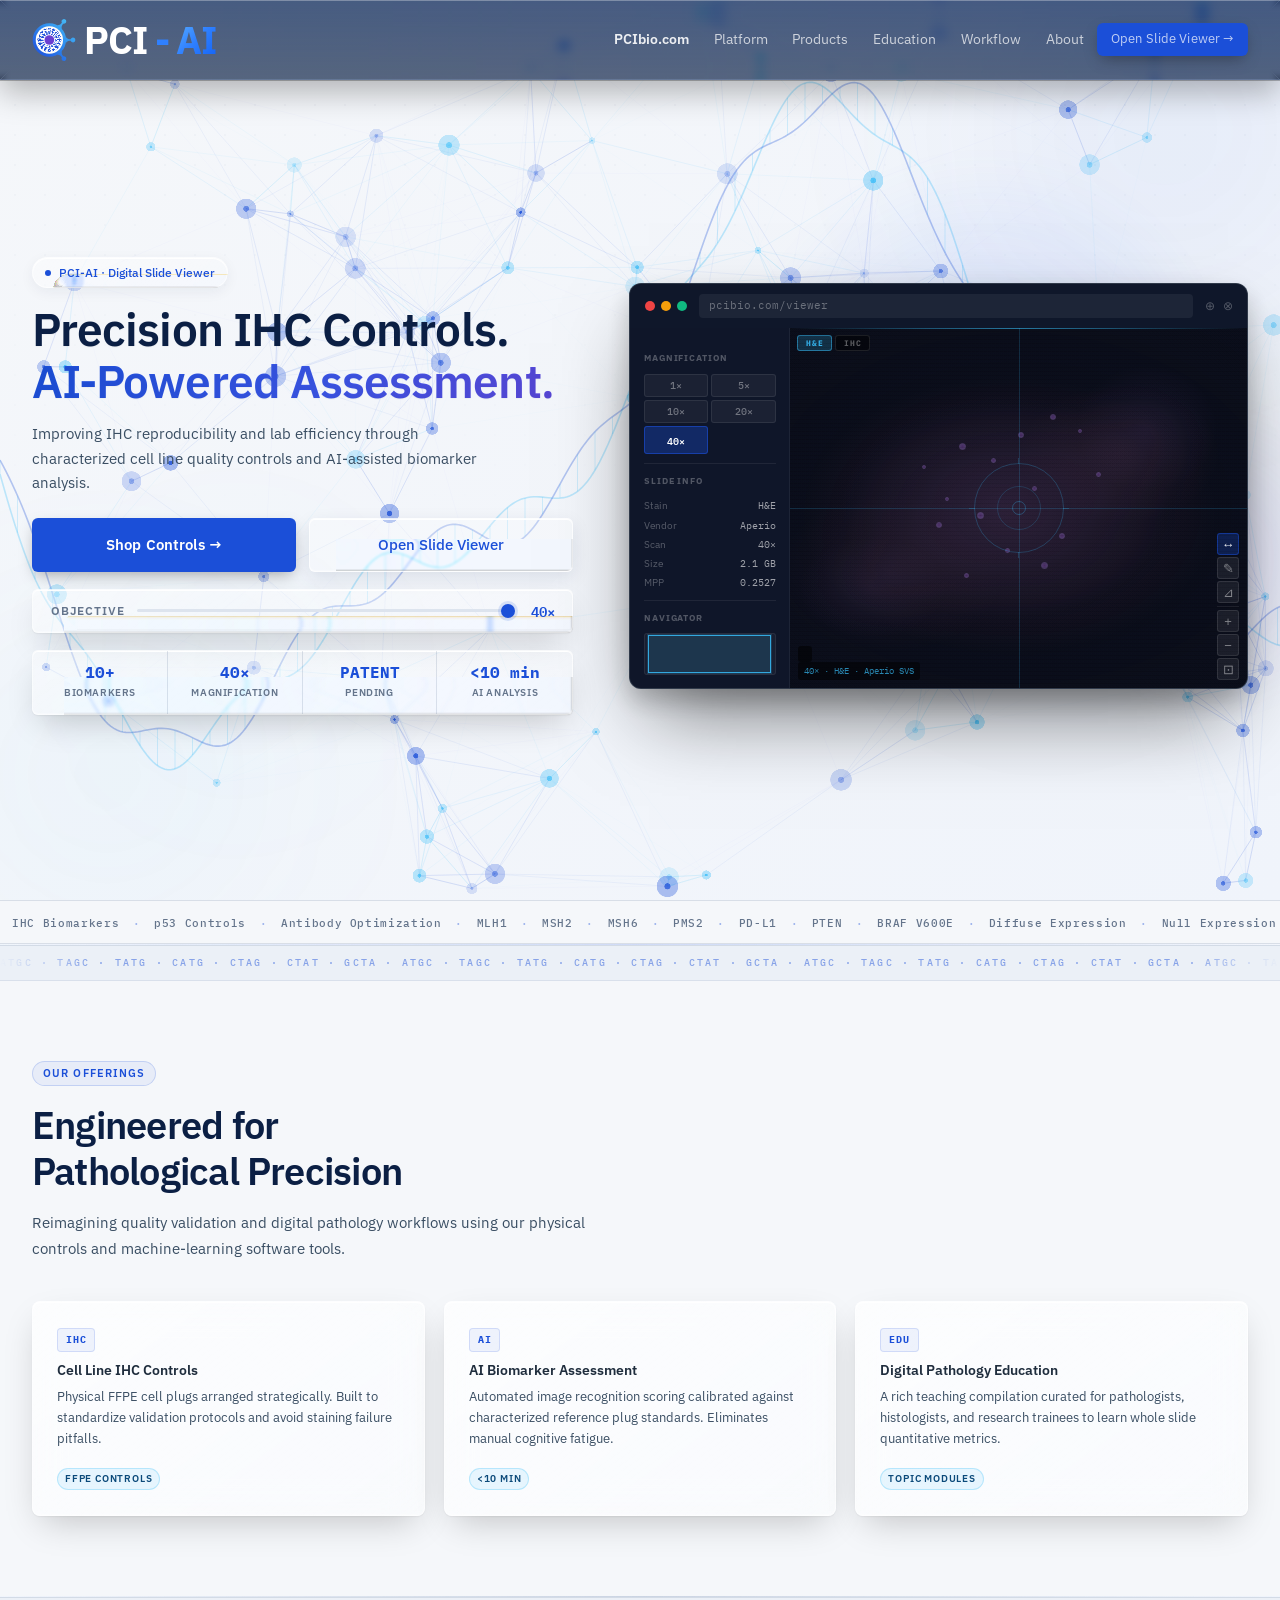
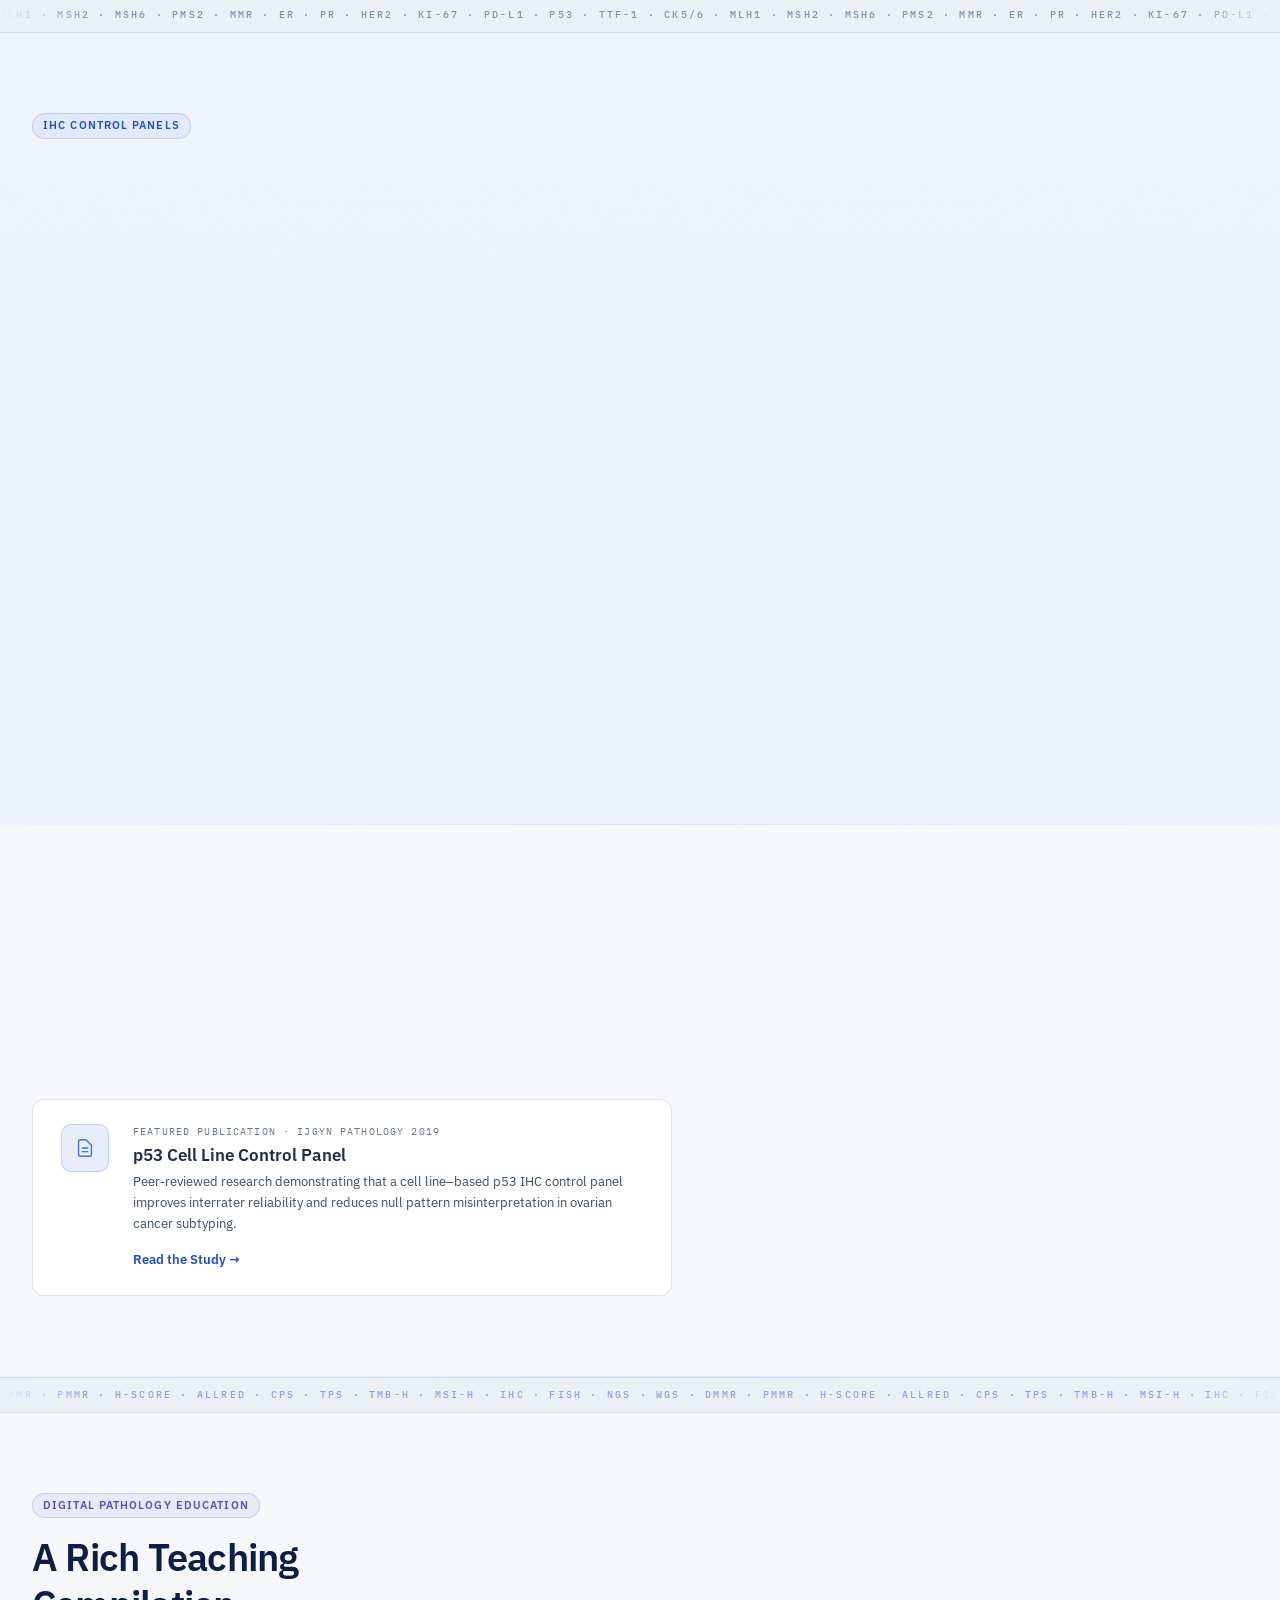
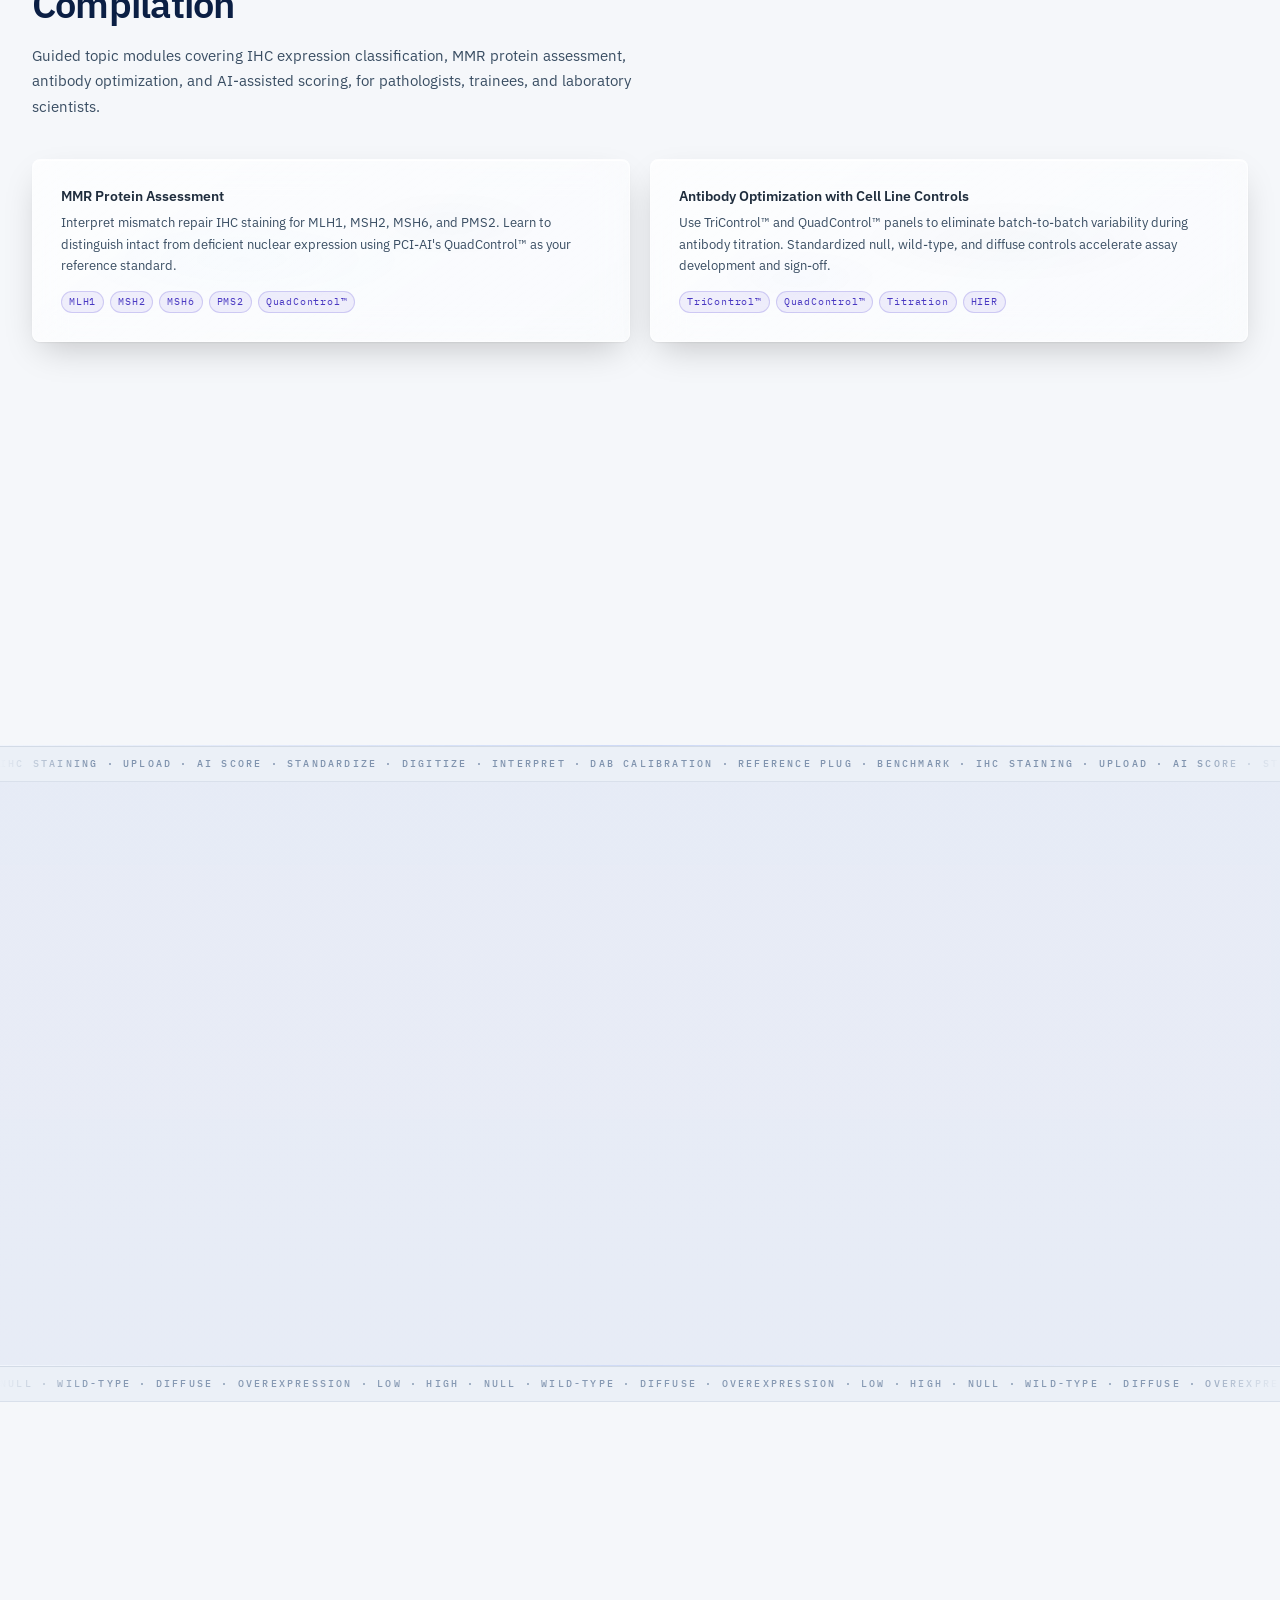
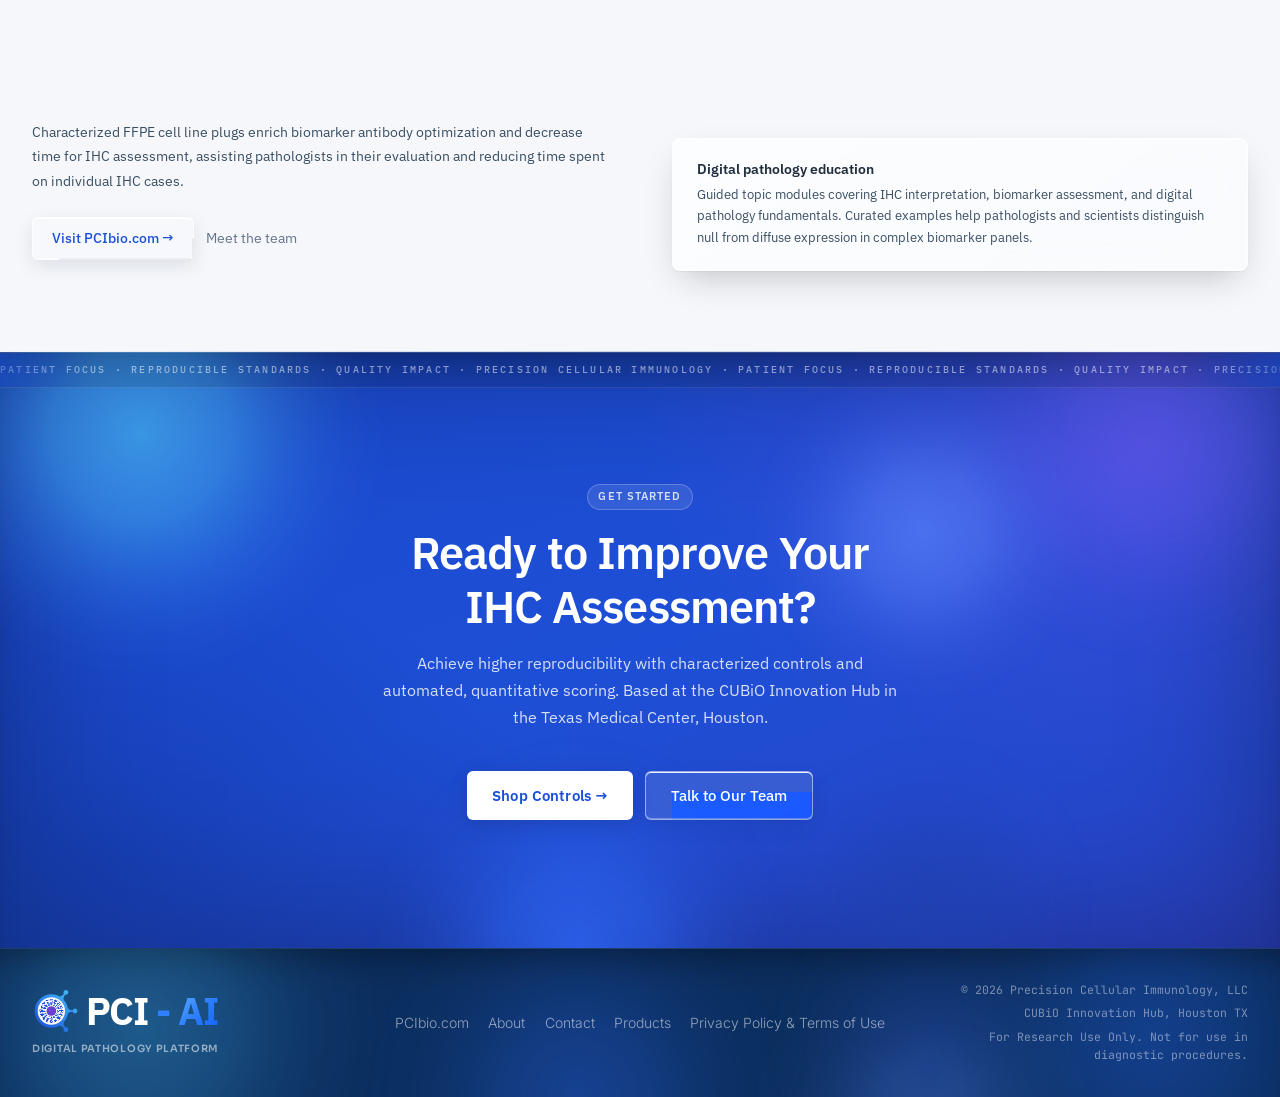
<file: index.html>
<!DOCTYPE html>
<html lang="en">
<head>
  <meta charset="UTF-8" />
  <script>document.documentElement.classList.add('js');if('scrollRestoration' in history&&!location.hash)history.scrollRestoration='manual';</script>
  <meta name="viewport" content="width=device-width, initial-scale=1.0"/>
  <title>PCI-AI · Digital Pathology Platform</title>
  <meta name="description" content="Characterized cell line IHC control panels (TriControl, QuadControl, DualControl) and AI-assisted biomarker assessment from Precision Cellular Immunology.">
  <link rel="canonical" href="https://pcibio.ai/">
  <link rel="icon" href="/static/images/pci-ai-logo.svg" type="image/svg+xml">
  <link rel="icon" href="/static/images/favicon-32.png" sizes="32x32" type="image/png">
  <link rel="apple-touch-icon" href="/apple-touch-icon.png">
  <meta name="theme-color" content="#0f1f3d">
  <meta property="og:type" content="website">
  <meta property="og:site_name" content="PCI-AI">
  <meta property="og:title" content="PCI-AI · Digital Pathology Platform">
  <meta property="og:description" content="Characterized cell line IHC control panels (TriControl, QuadControl, DualControl) and AI-assisted biomarker assessment from Precision Cellular Immunology.">
  <meta property="og:url" content="https://pcibio.ai/">
  <meta property="og:image" content="https://pcibio.ai/static/images/og-card.png">
  <meta name="twitter:card" content="summary_large_image">
  <link rel="preconnect" href="https://fonts.googleapis.com">
  <link rel="preconnect" href="https://fonts.gstatic.com" crossorigin>
  <link rel="stylesheet" href="/static/css/main.css?v=20261014b">
  <link href="https://fonts.googleapis.com/css2?family=IBM+Plex+Sans:wght@400;500;600;700&family=IBM+Plex+Mono:wght@400;500;600&display=swap" rel="stylesheet">
</head>
<body>
  <a class="skip-link" href="#main">Skip to content</a>

  <!-- Particle canvas background -->
  <canvas id="bgCanvas"></canvas>

  <!-- Mouse glow cursor -->
  <div class="mouse-glow" id="mouseGlow"></div>

  <!-- Fixed background layers -->
  <div class="hero-bg"></div>
  <div class="grid-overlay"></div>
  <div class="orb orb-1" id="orb1"></div>
  <div class="orb orb-2" id="orb2"></div>
  <div class="orb orb-3" id="orb3"></div>
  <div class="orb orb-4" id="orb4"></div>

  <!-- Nav -->
  <nav class="nav" id="nav">
    <a href="/" class="nav-logo"><img src="/static/images/pci-ai-logo.svg" class="aperture-mark" width="44" height="44" alt="">PCI<span class="logo-dot">-</span><span class="logo-accent">AI</span></a>
    <button class="nav-toggle" id="navToggle" aria-label="Open menu" aria-expanded="false" aria-controls="navLinks"><span></span><span></span><span></span></button>
    <div class="nav-links" id="navLinks">
      <a href="https://pcibio.com/" target="_blank" rel="noopener">PCIbio.com</a>
      <a href="#features">Platform</a>
      <a href="#products">Products</a>
      <a href="/education">Education</a>
      <a href="#workflow">Workflow</a>
      <a href="#about">About</a>
      <a href="https://pcibio.com/viewer.html" target="_blank" rel="noopener" class="btn-primary btn-sm">Open Slide Viewer →</a>
    </div>
  </nav>

  
  <main id="main">
<!-- ── Hero ──────────────────────────────────────── -->
  <section class="hero">
    <div class="hero-content">
      <div class="hero-badge reveal">
        <span class="badge-dot"></span>
        PCI-AI · Digital Slide Viewer
      </div>
      <h1 class="reveal delay-1">Precision IHC Controls.<br><span class="gradient-text">AI-Powered Assessment.</span></h1>
      <p class="hero-sub reveal delay-2">Improving IHC reproducibility and lab efficiency through characterized cell line quality controls and AI-assisted biomarker analysis.</p>
      <div class="hero-actions reveal delay-3">
        <a href="https://pcibio.com/products.html" class="btn-primary btn-lg" target="_blank" rel="noopener">Shop Controls →</a>
        <a href="https://pcibio.com/viewer.html" target="_blank" rel="noopener" class="btn-ghost btn-lg">Open Slide Viewer</a>
      </div>

      <!-- Objective zoom slider -->
      <div class="zoom-slider-wrap reveal delay-4">
        <span class="zoom-label">Objective</span>
        <input type="range" class="zoom-slider" id="zoomSlider" aria-label="Objective magnification" min="0" max="4" step="1" value="4">
        <span class="zoom-val" id="zoomVal">40×</span>
      </div>

      <div class="hero-stats reveal delay-5">
        <div class="stat">
          <span class="stat-num" data-target="10" data-suffix="+">0+</span>
          <span class="stat-lbl">Biomarkers</span>
        </div>
        <div class="stat">
          <span class="stat-num" data-target="40" data-suffix="×">0×</span>
          <span class="stat-lbl">Magnification</span>
        </div>
        <div class="stat">
          <span class="stat-num">PATENT</span>
          <span class="stat-lbl">Pending</span>
        </div>
        <div class="stat">
          <span class="stat-num">&lt;10 min</span>
          <span class="stat-lbl">AI analysis</span>
        </div>
      </div>
    </div>

    <!-- Browser mockup -->
    <div class="hero-visual reveal-right delay-2">
      <div class="viewer-float">
      <div class="viewer-mockup">
        <div class="mockup-bar">
          <div class="mockup-dots"><span></span><span></span><span></span></div>
          <div class="mockup-url">pcibio.com/viewer</div>
          <div class="mockup-controls" aria-hidden="true"><span>⊕</span><span>⊗</span></div>
        </div>
        <div class="mockup-app">
          <div class="mockup-sidebar">
            <div class="mock-section-label">Magnification</div>
            <div class="mock-mags">
              <button class="mag-btn" data-idx="0">1×</button>
              <button class="mag-btn" data-idx="1">5×</button>
              <button class="mag-btn" data-idx="2">10×</button>
              <button class="mag-btn" data-idx="3">20×</button>
              <button class="mag-btn active" data-idx="4">40×</button>
            </div>
            <div class="mock-divider"></div>
            <div class="mock-section-label">Slide info</div>
            <div class="mock-info"><span>Stain</span><span>H&amp;E</span></div>
            <div class="mock-info"><span>Vendor</span><span>Aperio</span></div>
            <div class="mock-info"><span>Scan</span><span id="mockMagVal">40×</span></div>
            <div class="mock-info"><span>Size</span><span>2.1 GB</span></div>
            <div class="mock-info"><span>MPP</span><span>0.2527</span></div>
            <div class="mock-divider"></div>
            <div class="mock-section-label">Navigator</div>
            <div class="mock-thumb"><div class="thumb-viewport" id="thumbViewport"></div></div>
          </div>

          <div class="mockup-canvas" id="mockCanvas">
            <!-- Tissue pan container — draggable -->
            <div class="tissue-pan" id="tissuePan">
              <div class="canvas-eosin"></div>
              <div class="canvas-hema"></div>
              <div class="tissue-layer"></div>
              <div class="tissue-layer"></div>
              <div class="tissue-layer"></div>
              <div class="nuclei-layer">
                <div class="nucleus" style="width:7px;height:7px;top:32%;left:37%"></div>
                <div class="nucleus" style="width:5px;height:5px;top:36%;left:44%"></div>
                <div class="nucleus" style="width:6px;height:6px;top:29%;left:50%"></div>
                <div class="nucleus" style="width:5px;height:5px;top:44%;left:53%"></div>
                <div class="nucleus" style="width:7px;height:7px;top:51%;left:41%"></div>
                <div class="nucleus" style="width:4px;height:4px;top:47%;left:34%"></div>
                <div class="nucleus" style="width:6px;height:6px;top:57%;left:59%"></div>
                <div class="nucleus" style="width:5px;height:5px;top:61%;left:47%"></div>
                <div class="nucleus" style="width:4px;height:4px;top:28%;left:63%"></div>
                <div class="nucleus" style="width:6px;height:6px;top:54%;left:32%"></div>
                <div class="nucleus" style="width:5px;height:5px;top:40%;left:67%"></div>
                <div class="nucleus" style="width:7px;height:7px;top:65%;left:55%"></div>
                <div class="nucleus" style="width:4px;height:4px;top:38%;left:29%"></div>
                <div class="nucleus" style="width:5px;height:5px;top:68%;left:38%"></div>
                <div class="nucleus" style="width:6px;height:6px;top:24%;left:57%"></div>
              </div>
            </div>

            <!-- Fixed UI overlays (not panned) -->
            <div class="reticle">
              <div class="reticle-h"></div>
              <div class="reticle-v"></div>
              <div class="reticle-ring reticle-ring-outer"></div>
              <div class="reticle-ring reticle-ring-mid"></div>
              <div class="reticle-ring reticle-ring-inner"></div>
              <div class="reticle-tick tick-t"></div>
              <div class="reticle-tick tick-b"></div>
              <div class="reticle-tick tick-l"></div>
              <div class="reticle-tick tick-r"></div>
            </div>
            <div class="scan-line"></div>

            <!-- Stain channel selector -->
            <div class="channel-selector">
              <button class="chan-btn active" data-chan="he">H&amp;E</button>
              <button class="chan-btn" data-chan="ihc">IHC</button>
            </div>

            <!-- Coordinate readout -->
            <div class="viewer-coord" id="viewerCoord"></div>
            <div class="zoom-indicator" id="zoomIndicator">40× · H&amp;E · Aperio SVS</div>

            <!-- Toolbar with annotation tools -->
            <div class="mockup-toolbar">
              <button class="tool-btn active" data-tool="pan" title="Pan" aria-label="Pan">↔</button>
              <button class="tool-btn" data-tool="annotate" title="Annotate" aria-label="Annotate">✎</button>
              <button class="tool-btn" data-tool="measure" title="Measure" aria-label="Measure">⊿</button>
              <div class="tool-sep"></div>
              <button id="tbZoomIn" title="Zoom in" aria-label="Zoom in">+</button>
              <button id="tbZoomOut" title="Zoom out" aria-label="Zoom out">−</button>
              <button id="tbFit" title="Fit to screen" aria-label="Fit to screen">⊡</button>
            </div>
          </div>
        </div>
      </div>
      </div>
    </div>
  </section>

  <!-- ── Ticker ──────────────────────────────────────── -->
  <div class="ticker-wrap" aria-hidden="true">
    <div class="ticker">
      <span>IHC Biomarkers</span><span class="sep">·</span>
      <span>p53 Controls</span><span class="sep">·</span>
      <span>Antibody Optimization</span><span class="sep">·</span>
      <span>MLH1</span><span class="sep">·</span>
      <span>MSH2</span><span class="sep">·</span>
      <span>MSH6</span><span class="sep">·</span>
      <span>PMS2</span><span class="sep">·</span>
      <span>PD-L1</span><span class="sep">·</span>
      <span>PTEN</span><span class="sep">·</span>
      <span>BRAF V600E</span><span class="sep">·</span>
      <span>Diffuse Expression</span><span class="sep">·</span>
      <span>Null Expression</span><span class="sep">·</span>
      <span>Wild-type Expression</span><span class="sep">·</span>
      <span>H&amp;E Staining</span><span class="sep">·</span>
      <span>DAB Calibration</span><span class="sep">·</span>
      <span>AI Assessment</span><span class="sep">·</span>
      <span>FFPE Controls</span><span class="sep">·</span>
      <span>Cell Line QC</span><span class="sep">·</span>
      <!-- duplicate for seamless loop -->
      <span>IHC Biomarkers</span><span class="sep">·</span>
      <span>p53 Controls</span><span class="sep">·</span>
      <span>Antibody Optimization</span><span class="sep">·</span>
      <span>MLH1</span><span class="sep">·</span>
      <span>MSH2</span><span class="sep">·</span>
      <span>MSH6</span><span class="sep">·</span>
      <span>PMS2</span><span class="sep">·</span>
      <span>PD-L1</span><span class="sep">·</span>
      <span>PTEN</span><span class="sep">·</span>
      <span>BRAF V600E</span><span class="sep">·</span>
      <span>Diffuse Expression</span><span class="sep">·</span>
      <span>Null Expression</span><span class="sep">·</span>
      <span>Wild-type Expression</span><span class="sep">·</span>
      <span>H&amp;E Staining</span><span class="sep">·</span>
      <span>DAB Calibration</span><span class="sep">·</span>
      <span>AI Assessment</span><span class="sep">·</span>
      <span>FFPE Controls</span><span class="sep">·</span>
      <span>Cell Line QC</span><span class="sep">·</span>
    </div>
  </div>

  <hr class="section-divider">

  <!-- ── Features ──────────────────────────────────── -->
  <section class="features section-alt" id="features">
    <div class="section-banner features-banner" aria-hidden="true"><div class="banner-track"><span>ATGC · TAGC · TATG · CATG · CTAG · CTAT · GCTA · ATGC · TAGC · TATG · CATG · CTAG · CTAT · GCTA · ATGC · TAGC · TATG · CATG · CTAG · CTAT · GCTA · ATGC · TAGC · TATG · CATG · CTAG · CTAT · GCTA · ATGC · TAGC · TATG · CATG · CTAG · CTAT · GCTA · ATGC · TAGC · TATG · CATG · </span><span>ATGC · TAGC · TATG · CATG · CTAG · CTAT · GCTA · ATGC · TAGC · TATG · CATG · CTAG · CTAT · GCTA · ATGC · TAGC · TATG · CATG · CTAG · CTAT · GCTA · ATGC · TAGC · TATG · CATG · CTAG · CTAT · GCTA · ATGC · TAGC · TATG · CATG · CTAG · CTAT · GCTA · ATGC · TAGC · TATG · CATG · </span></div></div>
    <div class="section-wrap">
      <div class="section-tag reveal">Our Offerings</div>
      <h2 class="reveal delay-1">Engineered for<br>Pathological Precision</h2>
      <p class="section-sub reveal delay-2">Reimagining quality validation and digital pathology workflows using our physical controls and machine-learning software tools.</p>
      <div class="features-grid features-grid-3">
        <a class="feat-card reveal delay-1" href="https://pcibio.com/controls.html" target="_blank" rel="noopener">
          <div class="feat-icon-wrap">IHC</div>
          <h3>Cell Line IHC Controls</h3>
          <p>Physical FFPE cell plugs arranged strategically. Built to standardize validation protocols and avoid staining failure pitfalls.</p>
          <div class="feat-extra">TriControl™, QuadControl™, and DualControl™ panels provide characterized null, wild-type, and diffuse expression profiles across standardized cell lines.</div>
          <span class="feat-tag">FFPE Controls</span>
        </a>
        <a class="feat-card reveal delay-2" href="https://pcibio.com/ai.html" target="_blank" rel="noopener">
          <div class="feat-icon-wrap">AI</div>
          <h3>AI Biomarker Assessment</h3>
          <p>Automated image recognition scoring calibrated against characterized reference plug standards. Eliminates manual cognitive fatigue.</p>
          <div class="feat-extra">Machine learning algorithms measure DAB expression and separation compared to reference cells, preparing outputs in under 10 minutes.</div>
          <span class="feat-tag">&lt;10 min</span>
        </a>
        <a class="feat-card reveal delay-3" href="/education">
          <div class="feat-icon-wrap">EDU</div>
          <h3>Digital Pathology Education</h3>
          <p>A rich teaching compilation curated for pathologists, histologists, and research trainees to learn whole slide quantitative metrics.</p>
          <div class="feat-extra">Interactive topic modules covering IHC expression patterns, MMR protein assessment, antibody optimization, and AI-assisted scoring, for pathologists and laboratory scientists.</div>
          <span class="feat-tag">Topic Modules</span>
        </a>
      </div>
    </div>
  </section>

  <hr class="section-divider section-divider-hema">

  <!-- ── Products ──────────────────────────────────── -->
  <section class="products-section" id="products">
    <div class="section-banner products-banner" aria-hidden="true"><div class="banner-track"><span>MLH1 · MSH2 · MSH6 · PMS2 · MMR · ER · PR · HER2 · Ki-67 · PD-L1 · p53 · TTF-1 · CK5/6 · MLH1 · MSH2 · MSH6 · PMS2 · MMR · ER · PR · HER2 · Ki-67 · PD-L1 · p53 · TTF-1 · CK5/6 · MLH1 · MSH2 · MSH6 · PMS2 · MMR · ER · PR · HER2 · Ki-67 · PD-L1 · p53 · TTF-1 · CK5/6 · MLH1 · </span><span>MLH1 · MSH2 · MSH6 · PMS2 · MMR · ER · PR · HER2 · Ki-67 · PD-L1 · p53 · TTF-1 · CK5/6 · MLH1 · MSH2 · MSH6 · PMS2 · MMR · ER · PR · HER2 · Ki-67 · PD-L1 · p53 · TTF-1 · CK5/6 · MLH1 · MSH2 · MSH6 · PMS2 · MMR · ER · PR · HER2 · Ki-67 · PD-L1 · p53 · TTF-1 · CK5/6 · MLH1 · </span></div></div>
    <div class="section-wrap" style="position:relative;overflow:hidden;">
      <!-- Circular motifs -->
      <div class="circle-decor circle-decor-lg circle-hema" style="top:-80px;right:-100px;opacity:0.07;"></div>
      <div class="circle-decor circle-decor-md circle-hema" style="top:-20px;right:-30px;opacity:0.05;"></div>
      <div class="circle-decor circle-decor-sm circle-teal" style="bottom:60px;left:-35px;opacity:0.08;"></div>

      <div class="section-tag section-tag-hema reveal">IHC Control Panels</div>
      <h2 class="reveal delay-1">Precision cell line<br>control panels</h2>
      <p class="section-sub reveal delay-2">TriControl™, QuadControl™, and DualControl™ panels enrich biomarker antibody optimization and decrease time for IHC assessment. Characterized cell line plugs provide reproducible expression benchmarks across null, wild-type, and overexpression patterns.</p>
      <div class="products-grid">
        <a class="product-card reveal delay-1" href="https://pcibio.com/controls.html" target="_blank" rel="noopener">
          <div class="product-circle">3</div>
          <h3><span>Tri</span>Control™</h3>
          <div class="product-name-sub">Three-cell-line IHC panel</div>
          <p>Three cell lines presenting null (mutant), wild-type, and diffuse (overexpressed) expression patterns. Built for antibody optimization and assay development across triple-biomarker IHC panels including p53 and p16.</p>
          <span class="product-badge">Null · Wild-type · Overexpressed</span>
        </a>
        <a class="product-card reveal delay-2" href="https://pcibio.com/controls.html" target="_blank" rel="noopener">
          <div class="product-circle">4</div>
          <h3><span>Quad</span>Control™</h3>
          <div class="product-name-sub">Four-cell-line IHC panel</div>
          <p>Four cell lines covering null, low-normal, high-normal, and overexpression. The MMR QuadControl™ consolidates MLH1, MSH2, MSH6, and PMS2 mismatch repair proteins in a single, high-throughput FFPE block.</p>
          <span class="product-badge">MLH1 · MSH2 · MSH6 · PMS2</span>
        </a>
        <a class="product-card reveal delay-3" href="https://pcibio.com/controls.html" target="_blank" rel="noopener">
          <div class="product-circle">2</div>
          <h3><span>Dual</span>Control™</h3>
          <div class="product-name-sub">Two-cell-line IHC panel</div>
          <p>One or two cell lines contrasting in expression levels to improve assessment capabilities. Available in wildtype/knockout and overexpression variants, including MSH6, PDL1, PTEN, BRAF V600E, p53, and p16 configurations.</p>
          <span class="product-badge">Wildtype · Knockout</span>
        </a>
      </div>
    </div>
  </section>

  <hr class="section-divider section-divider-eosin">

  <!-- ── Research ─────────────────────────────────── -->
  <section class="section-light" id="research" style="padding:0;">
    <div class="section-wrap">
      <div class="section-tag section-tag-teal reveal">Peer-Reviewed Research</div>
      <h2 class="reveal delay-1">Published Science Behind the Product</h2>
      <p class="section-sub reveal delay-2">The science behind PCI-AI&#8217;s control panel approach, validated through peer review and published in an international pathology journal.</p>
      <a href="/research/p53-cell-line-panel" class="reveal delay-2" style="display:flex;gap:1.5rem;align-items:flex-start;background:var(--bg);border:1px solid var(--border);border-radius:12px;padding:1.5rem 1.75rem;text-decoration:none;color:inherit;max-width:640px;transition:border-color 0.18s,box-shadow 0.18s;">
        <div style="flex:0 0 48px;width:48px;height:48px;border-radius:10px;background:rgba(27,79,216,0.10);border:1px solid rgba(27,79,216,0.20);display:flex;align-items:center;justify-content:center;flex-shrink:0;">
          <svg width="22" height="22" viewBox="0 0 24 24" fill="none" xmlns="http://www.w3.org/2000/svg"><path d="M9 12h6m-6 4h6m2 5H7a2 2 0 01-2-2V5a2 2 0 012-2h5.586a1 1 0 01.707.293l5.414 5.414a1 1 0 01.293.707V19a2 2 0 01-2 2z" stroke="rgba(27,79,216,0.80)" stroke-width="1.5" stroke-linecap="round" stroke-linejoin="round"/></svg>
        </div>
        <div style="flex:1;min-width:0;">
          <div style="font-size:9.5px;font-family:'IBM Plex Mono',monospace;text-transform:uppercase;letter-spacing:0.12em;color:var(--text3);margin-bottom:0.35rem;">Featured Publication &#183; IJGyn Pathology 2019</div>
          <div style="font-size:1.05rem;font-weight:600;color:var(--text);margin-bottom:0.4rem;line-height:1.25;">p53 Cell Line Control Panel</div>
          <p style="font-size:13px;color:var(--text2);line-height:1.6;margin:0 0 0.85rem;">Peer-reviewed research demonstrating that a cell line&#8211;based p53 IHC control panel improves interrater reliability and reduces null pattern misinterpretation in ovarian cancer subtyping.</p>
          <span style="font-size:12.5px;font-weight:600;color:var(--accent);">Read the Study &#8594;</span>
        </div>
      </a>
    </div>
  </section>

  <hr class="section-divider section-divider-eosin">

  <!-- ── Education ─────────────────────────────────── -->
  <section class="education-section section-light" id="education">
    <div class="section-banner education-banner" aria-hidden="true"><div class="banner-track"><span>dMMR · pMMR · H-SCORE · ALLRED · CPS · TPS · TMB-H · MSI-H · IHC · FISH · NGS · WGS · dMMR · pMMR · H-SCORE · ALLRED · CPS · TPS · TMB-H · MSI-H · IHC · FISH · NGS · WGS · dMMR · pMMR · H-SCORE · ALLRED · CPS · TPS · TMB-H · MSI-H · IHC · FISH · NGS · WGS · dMMR · pMMR · H-SCORE · ALLRED · </span><span>dMMR · pMMR · H-SCORE · ALLRED · CPS · TPS · TMB-H · MSI-H · IHC · FISH · NGS · WGS · dMMR · pMMR · H-SCORE · ALLRED · CPS · TPS · TMB-H · MSI-H · IHC · FISH · NGS · WGS · dMMR · pMMR · H-SCORE · ALLRED · CPS · TPS · TMB-H · MSI-H · IHC · FISH · NGS · WGS · dMMR · pMMR · H-SCORE · ALLRED · </span></div></div>
    <div class="section-wrap">
      <div class="section-tag section-tag-teal reveal">Digital Pathology Education</div>
      <h2 class="reveal delay-1">A Rich Teaching<br>Compilation</h2>
      <p class="section-sub reveal delay-2">Guided topic modules covering IHC expression classification, MMR protein assessment, antibody optimization, and AI-assisted scoring, for pathologists, trainees, and laboratory scientists.</p>

      <div class="edu-grid">
        <a class="edu-card reveal delay-1" href="/education/mmr-assessment">
          <div class="edu-card-bg"></div>
          <h3>MMR Protein Assessment</h3>
          <p>Interpret mismatch repair IHC staining for MLH1, MSH2, MSH6, and PMS2. Learn to distinguish intact from deficient nuclear expression using PCI-AI's QuadControl™ as your reference standard.</p>
          <div class="edu-tags"><span class="edu-tag">MLH1</span><span class="edu-tag">MSH2</span><span class="edu-tag">MSH6</span><span class="edu-tag">PMS2</span><span class="edu-tag">QuadControl™</span></div>
        </a>
        <a class="edu-card reveal delay-2" href="/education/antibody-optimization">
          <div class="edu-card-bg"></div>
          <h3>Antibody Optimization with Cell Line Controls</h3>
          <p>Use TriControl™ and QuadControl™ panels to eliminate batch-to-batch variability during antibody titration. Standardized null, wild-type, and diffuse controls accelerate assay development and sign-off.</p>
          <div class="edu-tags"><span class="edu-tag">TriControl™</span><span class="edu-tag">QuadControl™</span><span class="edu-tag">Titration</span><span class="edu-tag">HIER</span></div>
        </a>
        <a class="edu-card reveal delay-3" href="/education/p53-classification">
          <div class="edu-card-bg"></div>
          <h3>IHC Expression Classification</h3>
          <p>Understand PCI-AI's three-tier expression framework: null, wild-type, and diffuse. Learn how each tier maps to PCI-AI's DualControl™ and TriControl™ panels for consistent, reproducible reporting.</p>
          <div class="edu-tags"><span class="edu-tag">Null</span><span class="edu-tag">Wild-type</span><span class="edu-tag">Diffuse</span><span class="edu-tag">H-score</span></div>
        </a>
        <a class="edu-card reveal delay-4" href="/education/ai-biomarker-assessment">
          <div class="edu-card-bg"></div>
          <h3>AI-Assisted Biomarker Assessment</h3>
          <p>Explore how PCI-AI's AI algorithms assist with IHC scoring, reducing pathologist evaluation time on demanding caseloads while maintaining accuracy across complex biomarker expression patterns.</p>
          <div class="edu-tags"><span class="edu-tag">AI Scoring</span><span class="edu-tag">Biomarker AI</span><span class="edu-tag">Automation</span></div>
        </a>
      </div>
      <div class="edu-footer reveal delay-5">
        <p class="edu-note">Topic modules and guided resources, powered by <span>PCI-AI</span></p>
        <a href="/education" class="btn-primary">Explore full education library →</a>
      </div>
    </div>
  </section>

  <hr class="section-divider">

  <!-- ── Workflow ───────────────────────────────────── -->
  <section class="workflow-section section-hema" id="workflow">
    <div class="section-banner workflow-banner" aria-hidden="true"><div class="banner-track"><span>IHC STAINING · UPLOAD · AI SCORE · STANDARDIZE · DIGITIZE · INTERPRET · DAB CALIBRATION · REFERENCE PLUG · BENCHMARK · IHC STAINING · UPLOAD · AI SCORE · STANDARDIZE · DIGITIZE · INTERPRET · DAB CALIBRATION · REFERENCE PLUG · BENCHMARK · IHC STAINING · UPLOAD · AI SCORE · </span><span>IHC STAINING · UPLOAD · AI SCORE · STANDARDIZE · DIGITIZE · INTERPRET · DAB CALIBRATION · REFERENCE PLUG · BENCHMARK · IHC STAINING · UPLOAD · AI SCORE · STANDARDIZE · DIGITIZE · INTERPRET · DAB CALIBRATION · REFERENCE PLUG · BENCHMARK · IHC STAINING · UPLOAD · AI SCORE · </span></div></div>
    <div class="section-wrap">
      <div class="section-tag section-tag-hema reveal">Workflow</div>
      <h2 class="reveal delay-1">Pathology Staining<br>to AI Score</h2>
      <p class="section-sub reveal delay-2">Standardize, digitize, and interpret without any disruptive pipeline friction.</p>
      <div class="workflow-grid">
        <div class="workflow-step reveal delay-1">
          <div class="step-num">01</div>
          <h3>Run IHC Staining</h3>
          <p>Insert a PCI slide carrying characterized cell line plugs during your routine staining run to serve as a benchmark for antibody calibration.</p>
        </div>
        <div class="workflow-step reveal delay-2">
          <div class="step-num">02</div>
          <h3>Upload Whole Slide Image</h3>
          <p>Export the high-resolution scanner output and open it in the secure, tiled PCI Digital Viewer for instant rendering.</p>
        </div>
        <div class="workflow-step reveal delay-3">
          <div class="step-num">03</div>
          <h3>Receive a Quantitative Score</h3>
          <p>Our machine learning algorithm measures DAB expression and separation compared to reference cells, producing quantitative outputs in minutes.</p>
        </div>
      </div>
    </div>
  </section>

  <hr class="section-divider">

  <!-- ── About ──────────────────────────────────────── -->
  <section class="about-section section-light" id="about">
    <div class="section-banner about-banner" aria-hidden="true"><div class="banner-track"><span>NULL · WILD-TYPE · DIFFUSE · OVEREXPRESSION · LOW · HIGH · NULL · WILD-TYPE · DIFFUSE · OVEREXPRESSION · LOW · HIGH · NULL · WILD-TYPE · DIFFUSE · OVEREXPRESSION · LOW · HIGH · NULL · WILD-TYPE · DIFFUSE · OVEREXPRESSION · LOW · HIGH · NULL · WILD-TYPE · DIFFUSE · OVEREXPRESSION · LOW · HIGH · NULL · WILD-TYPE · DIFFUSE · </span><span>NULL · WILD-TYPE · DIFFUSE · OVEREXPRESSION · LOW · HIGH · NULL · WILD-TYPE · DIFFUSE · OVEREXPRESSION · LOW · HIGH · NULL · WILD-TYPE · DIFFUSE · OVEREXPRESSION · LOW · HIGH · NULL · WILD-TYPE · DIFFUSE · OVEREXPRESSION · LOW · HIGH · NULL · WILD-TYPE · DIFFUSE · OVEREXPRESSION · LOW · HIGH · NULL · WILD-TYPE · DIFFUSE · </span></div></div>
    <div class="about-grid">
      <div class="about-text">
        <div class="section-tag section-tag-hema reveal">About PCI-AI</div>
        <h2 class="reveal delay-1">Precision Cellular<br>Immunology</h2>
        <p class="reveal delay-2">PCI-AI supports pathology research through precision cell line IHC control panels and AI assessment assistance. Our work in cell line characterization and biomarker quality control helps pathologists and histologists achieve higher reproducibility and clinical efficiency.</p>
        <p class="reveal delay-3">Characterized FFPE cell line plugs enrich biomarker antibody optimization and decrease time for IHC assessment, assisting pathologists in their evaluation and reducing time spent on individual IHC cases.</p>
        <div class="about-links reveal delay-4">
          <a href="https://pcibio.com/" class="btn-ghost" target="_blank" rel="noopener">Visit PCIbio.com →</a>
          <a href="https://pcibio.com/about.html" class="btn-text" target="_blank" rel="noopener">Meet the team</a>
        </div>
      </div>
      <div class="about-cards">
        <a class="about-card reveal delay-2" href="https://pcibio.com/controls.html" target="_blank" rel="noopener">
          <h4>Cell line IHC controls</h4>
          <p>TriControl™, QuadControl™ and DualControl™ panels for antibody optimization and quality control: defined null, wild-type, and diffuse expression profiles across validated cell lines.</p>
        </a>
        <a class="about-card reveal delay-3" href="/education/ai-biomarker-assessment">
          <h4>Biomarker AI assessment</h4>
          <p>AI algorithms to assist with IHC biomarker interpretation: automated classification of null, wild-type, and diffuse expression patterns to reduce pathologist evaluation time.</p>
        </a>
        <a class="about-card reveal delay-4" href="/education">
          <h4>Digital pathology education</h4>
          <p>Guided topic modules covering IHC interpretation, biomarker assessment, and digital pathology fundamentals. Curated examples help pathologists and scientists distinguish null from diffuse expression in complex biomarker panels.</p>
        </a>
      </div>
    </div>
  </section>

  <hr class="section-divider section-divider-hema">

  <!-- ── CTA ───────────────────────────────────────── -->
  <section class="cta-section section-alt">
    <div class="lava" aria-hidden="true"><span></span><span></span><span></span><span></span><span></span></div>
    <div class="section-banner cta-banner" aria-hidden="true"><div class="banner-track"><span>PATIENT FOCUS · REPRODUCIBLE STANDARDS · QUALITY IMPACT · PRECISION CELLULAR IMMUNOLOGY · PATIENT FOCUS · REPRODUCIBLE STANDARDS · QUALITY IMPACT · PRECISION CELLULAR IMMUNOLOGY · PATIENT FOCUS · REPRODUCIBLE STANDARDS · QUALITY IMPACT · PRECISION CELLULAR IMMUNOLOGY · PATIENT FOCUS · REPRODUCIBLE STANDARDS · </span><span>PATIENT FOCUS · REPRODUCIBLE STANDARDS · QUALITY IMPACT · PRECISION CELLULAR IMMUNOLOGY · PATIENT FOCUS · REPRODUCIBLE STANDARDS · QUALITY IMPACT · PRECISION CELLULAR IMMUNOLOGY · PATIENT FOCUS · REPRODUCIBLE STANDARDS · QUALITY IMPACT · PRECISION CELLULAR IMMUNOLOGY · PATIENT FOCUS · REPRODUCIBLE STANDARDS · </span></div></div>
    <div class="cta-inner">
      <div class="cta-glow"></div>
      <!-- Circular motifs -->
      <div class="circle-decor circle-decor-md circle-accent" style="top:50%;left:-60px;transform:translateY(-50%);opacity:0.07;"></div>
      <div class="circle-decor circle-decor-md circle-teal"   style="top:50%;right:-60px;transform:translateY(-50%);opacity:0.07;"></div>
      <div class="section-tag reveal">Get started</div>
      <h2 class="reveal delay-1">Ready to Improve Your<br>IHC Assessment?</h2>
      <p class="reveal delay-2">Achieve higher reproducibility with characterized controls and automated, quantitative scoring. Based at the CUBiO Innovation Hub in the Texas Medical Center, Houston.</p>
      <div class="hero-actions reveal delay-3" style="justify-content:center;">
        <a href="https://pcibio.com/products.html" class="btn-primary btn-lg" target="_blank" rel="noopener">Shop Controls →</a>
        <a href="https://pcibio.com/contact.html" class="btn-ghost btn-lg" target="_blank" rel="noopener">Talk to Our Team</a>
      </div>
    </div>
  </section>

  <!-- ── Footer ────────────────────────────────────── -->
  </main>

  <footer class="footer">
    <div class="lava" aria-hidden="true"><span></span><span></span><span></span><span></span><span></span></div>
    <div class="footer-inner">
      <div class="footer-brand">
        <a href="/" class="nav-logo"><img src="/static/images/pci-ai-logo.svg" class="aperture-mark" width="44" height="44" alt="">PCI<span class="logo-dot">-</span><span class="logo-accent">AI</span></a>
        <div class="footer-tagline">Digital Pathology Platform</div>
      </div>
      <div class="footer-links">
        <a href="https://pcibio.com/" target="_blank" rel="noopener">PCIbio.com</a>
        <a href="https://pcibio.com/about.html" target="_blank" rel="noopener">About</a>
        <a href="https://pcibio.com/contact.html" target="_blank" rel="noopener">Contact</a>
        <a href="https://pcibio.com/products.html" target="_blank" rel="noopener">Products</a>
        <a href="/privacy">Privacy Policy &amp; Terms of Use</a>
      </div>
      <div class="footer-right">
        <span class="footer-copy">&#169; 2026 Precision Cellular Immunology, LLC</span>
        <div class="footer-location"><span>CUBiO Innovation Hub</span>, Houston TX</div>
        <p class="footer-ruo">For Research Use Only. Not for use in diagnostic procedures.</p>
      </div>
    </div>
  </footer>

  <script>
    const REDUCED = window.matchMedia('(prefers-reduced-motion: reduce)').matches;
    const SMALL   = window.matchMedia('(max-width: 768px)').matches;

    /* ── Mouse glow ───────────────────────────────── */
    const mouseGlow = document.getElementById('mouseGlow');
    let gx = 0, gy = 0, gq = false;
    if (!REDUCED) document.addEventListener('mousemove', e => {
      gx = e.clientX; gy = e.clientY;
      if (!gq) { gq = true; requestAnimationFrame(function () { gq = false; mouseGlow.style.transform = 'translate3d(' + (gx - 200) + 'px,' + (gy - 200) + 'px,0)'; }); }
    });

    /* ── Nav scroll ───────────────────────────────── */
    const nav = document.getElementById('nav');
    window.addEventListener('scroll', () => {
      nav.classList.toggle('scrolled', window.scrollY > 40);
    }, { passive: true });

    /* ── Smooth scroll ────────────────────────────── */
    document.querySelectorAll('a[href^="#"]').forEach(a => {
      a.addEventListener('click', e => {
        const target = document.querySelector(a.getAttribute('href'));
        if (target) { e.preventDefault(); target.scrollIntoView({ behavior: 'smooth' }); }
      });
    });

    /* ── Scroll reveal (Intersection Observer) ────── */
    const revealObs = new IntersectionObserver(entries => {
      entries.forEach(entry => {
        if (entry.isIntersecting) entry.target.classList.add('visible');
      });
    }, { threshold: 0.1, rootMargin: '0px 0px -40px 0px' });

    document.querySelectorAll('.reveal, .reveal-left, .reveal-right').forEach(el => revealObs.observe(el));

    /* ── Animated number counters ─────────────────── */
    function animateCounter(el, target, suffix, duration) {
      const start = performance.now();
      (function step(now) {
        const p = Math.min((now - start) / duration, 1);
        const eased = 1 - Math.pow(1 - p, 3);
        el.textContent = Math.floor(eased * target) + suffix;
        if (p < 1) requestAnimationFrame(step);
      })(start);
    }

    const counterObs = new IntersectionObserver(entries => {
      entries.forEach(entry => {
        if (!entry.isIntersecting) return;
        const el = entry.target;
        const target = parseInt(el.dataset.target);
        const suffix = el.dataset.suffix || '';
        if (!isNaN(target)) animateCounter(el, target, suffix, 1400);
        counterObs.unobserve(el);
      });
    }, { threshold: 0.6 });

    document.querySelectorAll('.stat-num[data-target]').forEach(el => counterObs.observe(el));

    /* ── Orb parallax + float (rAF) ───────────────── */
    const ORBS = [
      { el: document.getElementById('orb1'), px: 0.12, fx: 26, fy: 42, period: 14000 },
      { el: document.getElementById('orb2'), px: 0.07, fx: -38, fy: -48, period: 18000 },
      { el: document.getElementById('orb3'), px: 0.20, fx: 32, fy: -36, period: 16000 },
      { el: document.getElementById('orb4'), px: 0.09, fx: -24, fy: 30,  period: 20000 },
    ];
    let pageScrollY = 0;
    window.addEventListener('scroll', () => { pageScrollY = window.scrollY; }, { passive: true });

    const _bgCanvas    = document.getElementById('bgCanvas');
    const _gridOverlay = document.querySelector('.grid-overlay');

    (function animateOrbs(t) {
      if (REDUCED) return;
      if (document.hidden) { requestAnimationFrame(animateOrbs); return; }
      ORBS.forEach(o => {
        if (!o.el) return;
        const fx = Math.sin(t / o.period * Math.PI * 2) * o.fx;
        const fy = Math.cos(t / o.period * Math.PI * 2) * o.fy + pageScrollY * o.px;
        o.el.style.transform = 'translate(' + fx.toFixed(2) + 'px,' + fy.toFixed(2) + 'px)';
      });
      if (_bgCanvas)    _bgCanvas.style.transform    = 'translateY(' + (pageScrollY * 0.14).toFixed(2) + 'px)';
      if (_gridOverlay) _gridOverlay.style.transform = 'translateY(' + (pageScrollY * 0.07).toFixed(2) + 'px)';
      requestAnimationFrame(animateOrbs);
    })(0);

    /* ── Zoom slider + mockup mag buttons ─────────── */
    const MAGS    = ['1×', '5×', '10×', '20×', '40×'];
    const SCALES  = [0.65, 0.78, 0.92, 1.08, 1.25];
    const slider    = document.getElementById('zoomSlider');
    const zoomVal   = document.getElementById('zoomVal');
    const magBtns   = document.querySelectorAll('.mock-mags .mag-btn');
    const indicator = document.getElementById('zoomIndicator');
    const mockMagEl = document.getElementById('mockMagVal');
    const tLayers   = document.querySelectorAll('#mockCanvas .tissue-layer');

    function setZoom(idx) {
      idx = Math.max(0, Math.min(4, idx));
      slider.value = idx;
      zoomVal.textContent = MAGS[idx];
      if (mockMagEl)  mockMagEl.textContent = MAGS[idx];
      if (indicator)  indicator.textContent  = MAGS[idx] + ' · H&E · Aperio SVS';
      magBtns.forEach((btn, i) => btn.classList.toggle('active', i === idx));
      const s  = SCALES[idx];
      const tr = 'transform 0.45s cubic-bezier(0.25,0.46,0.45,0.94)';
      tLayers.forEach((t, i) => {
        t.style.transition = tr;
        t.style.transform  = 'scale(' + (s + i * 0.12).toFixed(3) + ')';
      });
    }

    slider.addEventListener('input', () => setZoom(parseInt(slider.value)));
    magBtns.forEach(btn => btn.addEventListener('click', () => setZoom(parseInt(btn.dataset.idx))));
    setZoom(4);

    /* ── Background particle canvas ──────────────────── */
    (function() {
      const canvas = document.getElementById('bgCanvas');
      if (REDUCED) { canvas.style.display = 'none'; return; }
      const ctx    = canvas.getContext('2d');

      function resize() {
        canvas.width  = window.innerWidth;
        canvas.height = window.innerHeight;
      }
      resize();
      window.addEventListener('resize', resize, { passive: true });

      /* Particles */
      const NUM_P  = SMALL ? 45 : 110;
      const MAX_D  = 210;
      const pts    = [];

      function mkPt() {
        return {
          x:  Math.random() * canvas.width,
          y:  Math.random() * canvas.height,
          vx: (Math.random() - 0.5) * 0.28,
          vy: (Math.random() - 0.5) * 0.28,
          r:  Math.random() * 2.2 + 0.9,
          op: Math.random() * 0.60 + 0.28,
          c:  Math.random() > 0.5 ? '27,79,216' : '56,189,248',
        };
      }
      for (var i = 0; i < NUM_P; i++) { var np = mkPt(); np.blue = np.c === '27,79,216'; pts.push(np); }
      var NB = 6, bucketsB = [], bucketsS = [];
      for (var bk = 0; bk < NB; bk++) { bucketsB.push([]); bucketsS.push([]); }
      function sprite(c) {
        var sc = document.createElement('canvas'); sc.width = sc.height = 64;
        var g = sc.getContext('2d');
        g.fillStyle = 'rgba(' + c + ',0.42)'; g.beginPath(); g.arc(32, 32, 32, 0, Math.PI * 2); g.fill();
        g.fillStyle = 'rgba(' + c + ',1)';    g.beginPath(); g.arc(32, 32, 32 / 3.5, 0, Math.PI * 2); g.fill();
        return sc;
      }
      var spriteB = sprite('27,79,216'), spriteS = sprite('56,189,248');

      /* DNA helix — single full-screen wandering strand */
      var dnaph   = 0;   /* helix scroll phase */
      var dnaAmpP = 0;   /* amplitude oscillation phase */
      var dnaSph1 = 0;   /* spine primary phase — slow large wave */
      var dnaSph2 = 0;   /* spine secondary phase — faster small wave */

      /* Mouse interaction */
      var mx           = -9999;
      var my           = -9999;
      var dnaDispScale = 0;   /* lerps 0→1 slowly — scales spine repulsion */
      var dnaGlow      = 0;
      var dnaRate      = 0.035;

      var REPULSE_R   = 250;  /* radius of influence (px) */
      var REPULSE_MAX = 85;   /* max spine Y push at full engagement */

      document.addEventListener('mousemove', function(e) {
        var r = canvas.getBoundingClientRect();
        mx = (e.clientX - r.left) * (canvas.width  / r.width);
        my = (e.clientY - r.top)  * (canvas.height / r.height);
      }, { passive: true });
      window.addEventListener('mouseout', function(e) {
        if (!e.relatedTarget) { mx = -9999; my = -9999; }
      }, { passive: true });
      function drawDNA() {
        var W     = canvas.width;
        var H     = canvas.height;
        var dnaWL = 140;
        var amp   = 28 * (0.72 + 0.28 * Math.sin(dnaAmpP));
        var op    = 0.30;
        var nSt   = Math.ceil(W / 3);

        /* Spine: base wave + radial repulsion from mouse (Y-only so shape is preserved) */
        function spineY(x) {
          var base = H * 0.5
            + H * 0.30 * Math.sin(2 * Math.PI * x / (W * 0.85) + dnaSph1)
            + H * 0.10 * Math.sin(2 * Math.PI * x / (W * 0.38) + dnaSph2);
          if (mx > -100 && dnaDispScale > 0.001) {
            var dx = x - mx, dy = base - my;
            var d2 = dx * dx + dy * dy;
            if (d2 < REPULSE_R * REPULSE_R && d2 > 0.25) {
              var dist = Math.sqrt(d2);
              var t    = 1 - dist / REPULSE_R;
              base    += (dy / dist) * t * t * dnaDispScale * REPULSE_MAX;
            }
          }
          return base;
        }

        ctx.lineWidth = 1.6;
        ctx.beginPath();
        for (var si = 0; si <= nSt; si++) {
          var px = si / nSt * W;
          var py = spineY(px) + Math.sin(px / dnaWL * Math.PI * 2 + dnaph) * amp;
          si === 0 ? ctx.moveTo(px, py) : ctx.lineTo(px, py);
        }
        ctx.strokeStyle = 'rgba(56,189,248,' + op + ')';
        ctx.stroke();

        ctx.beginPath();
        for (var si2 = 0; si2 <= nSt; si2++) {
          var px2 = si2 / nSt * W;
          var py2 = spineY(px2) + Math.sin(px2 / dnaWL * Math.PI * 2 + dnaph + Math.PI) * amp;
          si2 === 0 ? ctx.moveTo(px2, py2) : ctx.lineTo(px2, py2);
        }
        ctx.strokeStyle = 'rgba(27,79,216,' + op + ')';
        ctx.stroke();

        ctx.lineWidth = 0.8;
        var rStep = dnaWL / 8;
        for (var rx = 0; rx <= W; rx += rStep) {
          var cy  = spineY(rx);
          var ry1 = cy + Math.sin(rx / dnaWL * Math.PI * 2 + dnaph) * amp;
          var ry2 = cy + Math.sin(rx / dnaWL * Math.PI * 2 + dnaph + Math.PI) * amp;
          ctx.beginPath();
          ctx.moveTo(rx, ry1);
          ctx.lineTo(rx, ry2);
          ctx.strokeStyle = 'rgba(56,189,248,' + (op * 0.85) + ')';
          ctx.stroke();
        }

        /* Glow pass — brightens the helix near the cursor */
        if (dnaGlow > 0.02 && mx > 0) {
          var gop = op + dnaGlow * 0.32;
          ctx.save();
          ctx.beginPath();
          ctx.rect(mx - 230, 0, 460, H);
          ctx.clip();

          ctx.lineWidth = 2.4;
          ctx.beginPath();
          for (var gi = 0; gi <= nSt; gi++) {
            var gx = gi / nSt * W;
            var gy = spineY(gx) + Math.sin(gx / dnaWL * Math.PI * 2 + dnaph) * amp;
            gi === 0 ? ctx.moveTo(gx, gy) : ctx.lineTo(gx, gy);
          }
          ctx.strokeStyle = 'rgba(56,189,248,' + gop + ')';
          ctx.stroke();

          ctx.beginPath();
          for (var gi2 = 0; gi2 <= nSt; gi2++) {
            var gx2 = gi2 / nSt * W;
            var gy2 = spineY(gx2) + Math.sin(gx2 / dnaWL * Math.PI * 2 + dnaph + Math.PI) * amp;
            gi2 === 0 ? ctx.moveTo(gx2, gy2) : ctx.lineTo(gx2, gy2);
          }
          ctx.strokeStyle = 'rgba(27,79,216,' + gop + ')';
          ctx.stroke();

          ctx.lineWidth = 1.2;
          for (var grx = 0; grx <= W; grx += rStep) {
            var gcy  = spineY(grx);
            var gry1 = gcy + Math.sin(grx / dnaWL * Math.PI * 2 + dnaph) * amp;
            var gry2 = gcy + Math.sin(grx / dnaWL * Math.PI * 2 + dnaph + Math.PI) * amp;
            ctx.beginPath();
            ctx.moveTo(grx, gry1);
            ctx.lineTo(grx, gry2);
            ctx.strokeStyle = 'rgba(56,189,248,' + (gop * 0.85) + ')';
            ctx.stroke();
          }
          ctx.restore();
        }
      }

      var running = true, lastT = 0, heroH = window.innerHeight;
      document.addEventListener('visibilitychange', function () {
        if (!document.hidden && !running) { running = true; requestAnimationFrame(frame); }
      });
      function frame(t) {
        if (document.hidden) { running = false; return; }
        if (window.scrollY > heroH && t - lastT < 32) { requestAnimationFrame(frame); return; }
        lastT = t;
        ctx.clearRect(0, 0, canvas.width, canvas.height);

        /* Slowly lerp the repulsion scale in and out */
        if (mx > -100) {
          dnaDispScale += (1 - dnaDispScale) * 0.006;
          var sYm  = canvas.height * 0.5
            + canvas.height * 0.30 * Math.sin(2 * Math.PI * mx / (canvas.width * 0.85) + dnaSph1)
            + canvas.height * 0.10 * Math.sin(2 * Math.PI * mx / (canvas.width * 0.38) + dnaSph2);
          var prox = Math.max(0, 1 - Math.abs(my - sYm) / 280);
          dnaGlow  += (prox - dnaGlow) * 0.04;
        } else {
          dnaDispScale += (0 - dnaDispScale) * 0.004;
          dnaGlow      += (0 - dnaGlow)      * 0.03;
        }
        dnaRate += (0.035 - dnaRate) * 0.02;
        dnaph   += dnaRate;
        dnaAmpP += 0.004;
        dnaSph1 += 0.004;
        dnaSph2 += 0.007;
        drawDNA();

        /* Connection lines: bucketed by opacity, one stroke per bucket */
        ctx.lineWidth = 0.5;
        for (var k = 0; k < NB; k++) { bucketsB[k].length = 0; bucketsS[k].length = 0; }
        for (var a = 0; a < pts.length; a++) {
          var pa = pts[a];
          for (var b = a + 1; b < pts.length; b++) {
            var dx = pa.x - pts[b].x;
            if (dx > MAX_D || dx < -MAX_D) continue;
            var dy = pa.y - pts[b].y;
            var d2 = dx * dx + dy * dy;
            if (d2 < MAX_D * MAX_D) {
              var bi = Math.min(NB - 1, Math.floor(Math.sqrt(d2) / MAX_D * NB));
              (pa.blue ? bucketsB : bucketsS)[bi].push(pa.x, pa.y, pts[b].x, pts[b].y);
            }
          }
        }
        for (var k2 = 0; k2 < NB; k2++) {
          var fade = (1 - (k2 + 0.5) / NB) * 0.42;
          [[bucketsB[k2], '27,79,216'], [bucketsS[k2], '56,189,248']].forEach(function (bk) {
            var L = bk[0]; if (!L.length) return;
            ctx.beginPath();
            for (var q = 0; q < L.length; q += 4) { ctx.moveTo(L[q], L[q + 1]); ctx.lineTo(L[q + 2], L[q + 3]); }
            ctx.strokeStyle = 'rgba(' + bk[1] + ',' + fade + ')';
            ctx.stroke();
          });
        }

        /* Particles: pre-rendered sprites */
        for (var pi = 0; pi < pts.length; pi++) {
          var p = pts[pi];
          p.x += p.vx; p.y += p.vy;
          if (p.x < 0) p.x = canvas.width;
          if (p.x > canvas.width)  p.x = 0;
          if (p.y < 0) p.y = canvas.height;
          if (p.y > canvas.height) p.y = 0;
          var R = p.r * 3.5;
          ctx.globalAlpha = p.op;
          ctx.drawImage(p.blue ? spriteB : spriteS, p.x - R, p.y - R, R * 2, R * 2);
        }
        ctx.globalAlpha = 1;

        requestAnimationFrame(frame);
      }
      requestAnimationFrame(frame);
    })();

    /* ── Interactive mockup viewer ─────────────────────────── */
    (function() {
      var mc      = document.getElementById('mockCanvas');
      var tpan    = document.getElementById('tissuePan');
      var coordEl = document.getElementById('viewerCoord');
      var thumbVP = document.getElementById('thumbViewport');
      if (!mc || !tpan) return;

      var drag = false, lastX = 0, lastY = 0, panX = 0, panY = 0;
      var SLIDE_W = 18342, SLIDE_H = 14250;
      var MAG_FIELD = [8.0, 2.4, 1.2, 0.55, 0.22];

      function curMag() { return parseInt(slider.value); }

      function clampPan() {
        var rect = mc.getBoundingClientRect();
        var lvl  = curMag();
        var mx   = rect.width  * MAG_FIELD[lvl] * 0.38;
        var my   = rect.height * MAG_FIELD[lvl] * 0.38;
        panX = Math.max(-mx, Math.min(mx, panX));
        panY = Math.max(-my, Math.min(my, panY));
      }

      function applyPan() {
        clampPan();
        tpan.style.transform = 'translate(' + panX.toFixed(1) + 'px,' + panY.toFixed(1) + 'px)';
        updateVP();
      }

      function updateVP() {
        if (!thumbVP) return;
        var lvl  = curMag();
        var frac = 1.0 / (MAG_FIELD[lvl] * 4.5);
        var vpW  = Math.min(95, frac * 100);
        var vpH  = Math.min(95, frac * 100);
        var rect = mc.getBoundingClientRect();
        var vpL  = 50 - vpW / 2 - (panX / (rect.width  || 1)) * frac * 100;
        var vpT  = 50 - vpH / 2 - (panY / (rect.height || 1)) * frac * 100;
        thumbVP.style.width  = vpW.toFixed(1) + '%';
        thumbVP.style.height = vpH.toFixed(1) + '%';
        thumbVP.style.left   = Math.max(0, Math.min(100 - vpW, vpL)).toFixed(1) + '%';
        thumbVP.style.top    = Math.max(0, Math.min(100 - vpH, vpT)).toFixed(1) + '%';
      }

      function coordsAt(cx, cy) {
        var rect  = mc.getBoundingClientRect();
        var lvl   = curMag();
        var field = MAG_FIELD[lvl];
        var rx    = (cx - rect.left) / (rect.width  || 1);
        var ry    = (cy - rect.top)  / (rect.height || 1);
        var xum   = Math.round((rx - 0.5 - panX / (rect.width  || 1)) * field * SLIDE_W + SLIDE_W / 2);
        var yum   = Math.round((ry - 0.5 - panY / (rect.height || 1)) * field * SLIDE_H + SLIDE_H / 2);
        return { x: Math.max(0, Math.min(SLIDE_W, xum)), y: Math.max(0, Math.min(SLIDE_H, yum)) };
      }

      mc.addEventListener('mousedown', function(e) {
        drag = true; lastX = e.clientX; lastY = e.clientY;
        mc.style.cursor = 'grabbing'; e.preventDefault();
      });

      mc.addEventListener('mousemove', function(e) {
        if (coordEl) {
          var c = coordsAt(e.clientX, e.clientY);
          coordEl.textContent = 'X: ' + c.x.toLocaleString() + ' µm   Y: ' + c.y.toLocaleString() + ' µm';
        }
      });

      mc.addEventListener('mouseleave', function() {
        if (coordEl) coordEl.textContent = '';
      });

      window.addEventListener('mousemove', function(e) {
        if (!drag) return;
        panX += e.clientX - lastX; panY += e.clientY - lastY;
        lastX = e.clientX; lastY = e.clientY;
        applyPan();
      });

      window.addEventListener('mouseup', function() {
        if (drag) { drag = false; mc.style.cursor = 'crosshair'; }
      });

      mc.addEventListener('wheel', function(e) {
        if (!e.ctrlKey && !e.metaKey) return;
        e.preventDefault();
        var idx = curMag();
        setZoom(idx + (e.deltaY < 0 ? 1 : -1));
        panX *= 0.80; panY *= 0.80;
        applyPan();
      }, { passive: false });

      mc.querySelectorAll('.chan-btn').forEach(function(btn) {
        btn.addEventListener('click', function() {
          mc.querySelectorAll('.chan-btn').forEach(function(b) { b.classList.remove('active'); });
          this.classList.add('active');
          var eosinL = mc.querySelector('.canvas-eosin');
          var hemaL  = mc.querySelector('.canvas-hema');
          var nuclL  = mc.querySelector('.nuclei-layer');
          if (this.dataset.chan === 'ihc') {
            if (eosinL) { eosinL.style.opacity = '0.12'; eosinL.style.filter = 'hue-rotate(90deg)'; }
            if (hemaL)  { hemaL.style.filter   = 'hue-rotate(200deg) saturate(2.2) brightness(1.3)'; }
            if (nuclL)  { nuclL.style.filter   = 'hue-rotate(200deg) saturate(2.5)'; }
          } else {
            if (eosinL) { eosinL.style.opacity = ''; eosinL.style.filter = ''; }
            if (hemaL)  { hemaL.style.filter   = ''; }
            if (nuclL)  { nuclL.style.filter   = ''; }
          }
        });
      });

      mc.querySelectorAll('.tool-btn').forEach(function(btn) {
        btn.addEventListener('click', function() {
          mc.querySelectorAll('.tool-btn').forEach(function(b) { b.classList.remove('active'); });
          this.classList.add('active');
        });
      });

      var tbZI = document.getElementById('tbZoomIn');
      var tbZO = document.getElementById('tbZoomOut');
      var tbFt = document.getElementById('tbFit');
      if (tbZI) tbZI.addEventListener('click', function() { setZoom(curMag()+1); applyPan(); });
      if (tbZO) tbZO.addEventListener('click', function() { setZoom(curMag()-1); applyPan(); });
      if (tbFt) tbFt.addEventListener('click', function() { panX=0; panY=0; setZoom(4); applyPan(); });

      mc.style.cursor = 'crosshair';
      updateVP();
    })();
  </script>
  <script>
    /* ── 3D card tilt ── */
    if (!window.matchMedia('(prefers-reduced-motion: reduce)').matches && window.matchMedia('(hover: hover)').matches)
    document.querySelectorAll('.feat-card, .product-card, .edu-card, .about-card').forEach(function(card) {
      card.addEventListener('mousemove', function(e) {
        var r = card.getBoundingClientRect();
        var x = (e.clientX - r.left) / r.width  - 0.5;
        var y = (e.clientY - r.top)  / r.height - 0.5;
        card.style.transition = 'transform 0.05s ease, box-shadow 0.18s, border-color 0.18s';
        card.style.transform  = 'perspective(700px) rotateX(' + (-y * 7) + 'deg) rotateY(' + (x * 7) + 'deg) translateY(-3px)';
      });
      card.addEventListener('mouseleave', function() {
        card.style.transition = 'transform 0.35s ease, box-shadow 0.18s, border-color 0.18s';
        card.style.transform  = '';
      });
    });
  </script>
  <script>
    (function () {
      var t = document.getElementById('navToggle'), n = document.getElementById('nav');
      if (!t || !n) return;
      t.addEventListener('click', function () {
        var open = n.classList.toggle('nav-open');
        t.setAttribute('aria-expanded', open);
        t.setAttribute('aria-label', open ? 'Close menu' : 'Open menu');
      });
      n.querySelectorAll('.nav-links a').forEach(function (a) {
        a.addEventListener('click', function () { n.classList.remove('nav-open'); t.setAttribute('aria-expanded', 'false'); });
      });
    })();
  </script>
  <script src="/static/js/liquid-glass.js?v=20261014b" defer></script>
</body>
</html>
</file>
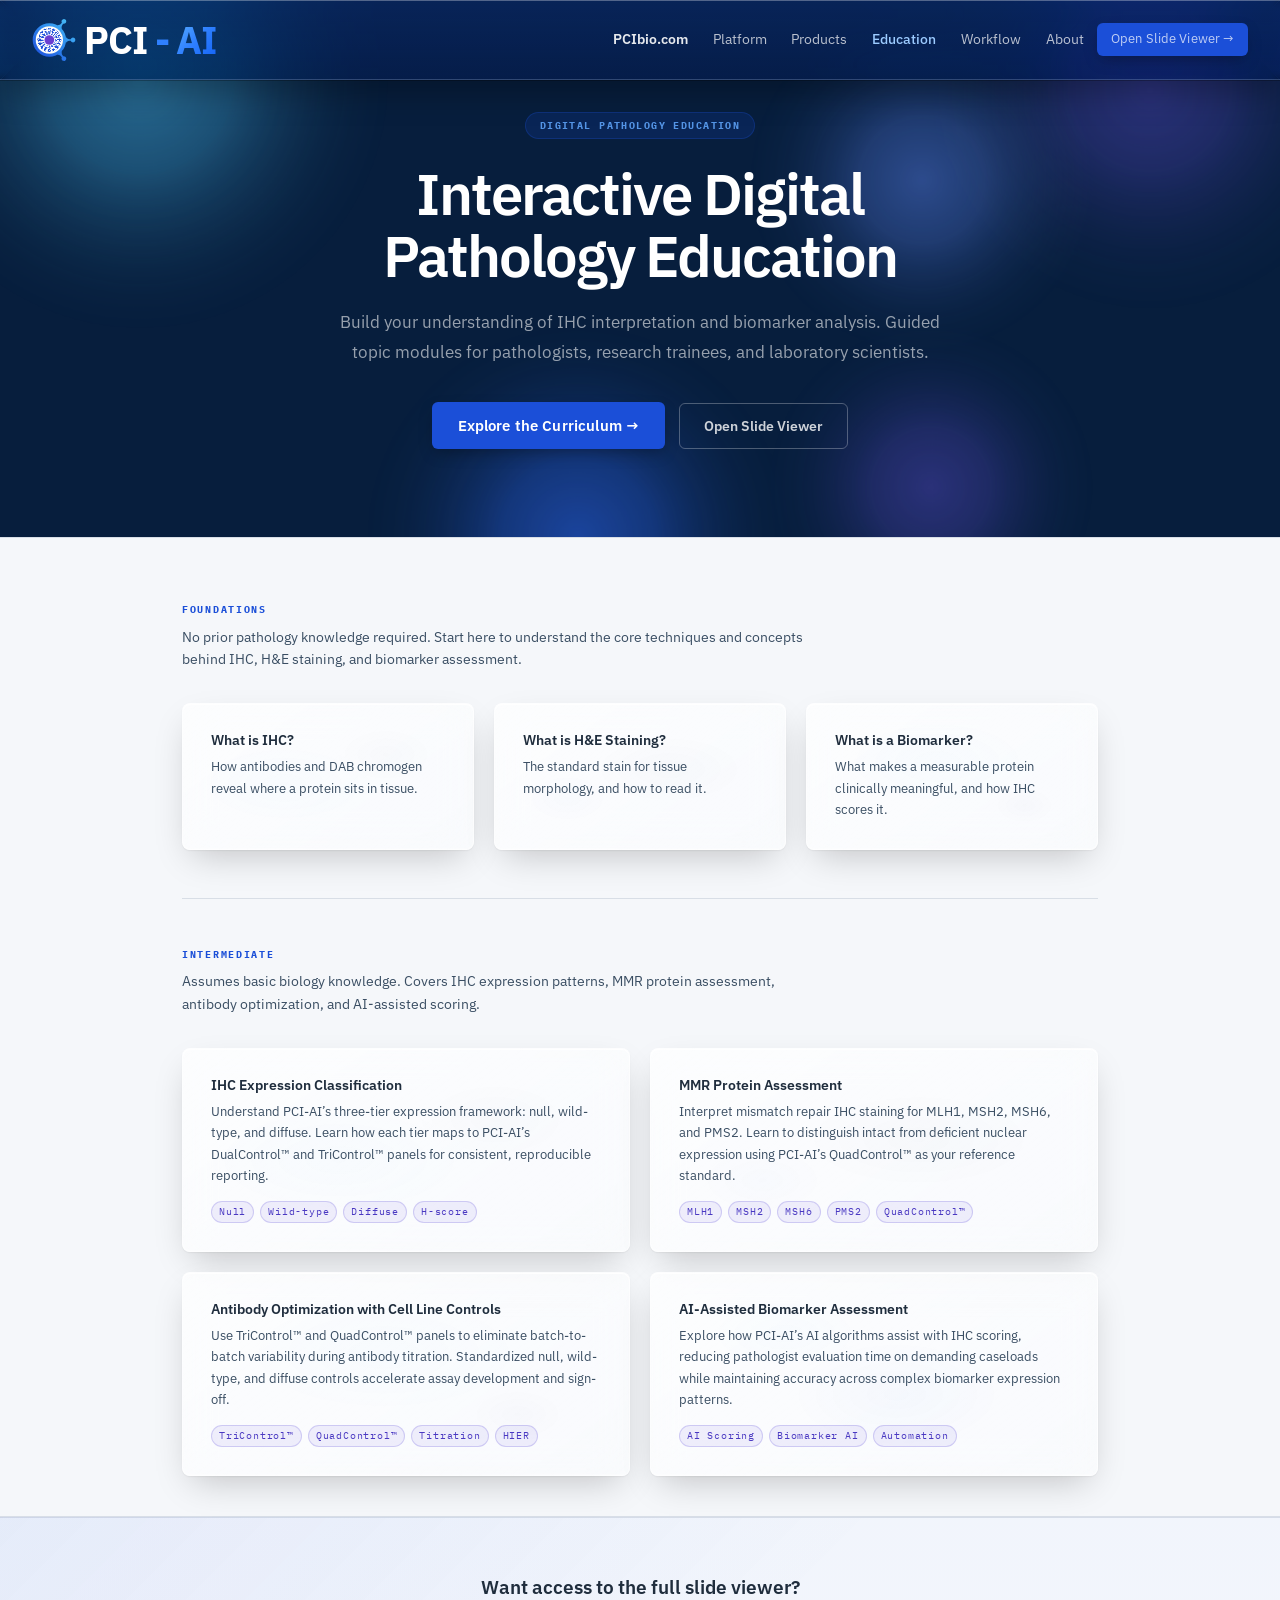
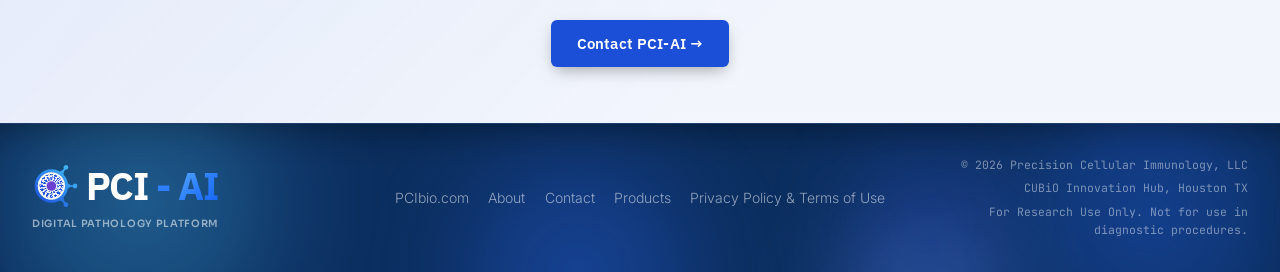
<file: education/index.html>
<!DOCTYPE html>
<html lang="en">
<head>
  <meta charset="UTF-8" />
  <script>document.documentElement.classList.add('js');if('scrollRestoration' in history&&!location.hash)history.scrollRestoration='manual';</script>
  <meta name="viewport" content="width=device-width, initial-scale=1.0"/>
  <title>Digital Pathology Education · PCI-AI</title>
  <meta name="description" content="Free digital pathology education: guided modules on IHC interpretation, p53 classification, MMR assessment, antibody optimization and AI-assisted scoring.">
  <link rel="canonical" href="https://pcibio.ai/education">
  <link rel="icon" href="/static/images/pci-ai-logo.svg" type="image/svg+xml">
  <link rel="icon" href="/static/images/favicon-32.png" sizes="32x32" type="image/png">
  <link rel="apple-touch-icon" href="/apple-touch-icon.png">
  <meta name="theme-color" content="#0f1f3d">
  <meta property="og:type" content="website">
  <meta property="og:site_name" content="PCI-AI">
  <meta property="og:title" content="Digital Pathology Education · PCI-AI">
  <meta property="og:description" content="Free digital pathology education: guided modules on IHC interpretation, p53 classification, MMR assessment, antibody optimization and AI-assisted scoring.">
  <meta property="og:url" content="https://pcibio.ai/education">
  <meta property="og:image" content="https://pcibio.ai/static/images/og-card.png">
  <meta name="twitter:card" content="summary_large_image">
  <link rel="preconnect" href="https://fonts.googleapis.com">
  <link rel="preconnect" href="https://fonts.gstatic.com" crossorigin>
  <link rel="stylesheet" href="/static/css/main.css?v=20261014b">
  <link rel="stylesheet" href="/static/css/education.css?v=20261014b">
  <link href="https://fonts.googleapis.com/css2?family=IBM+Plex+Sans:wght@400;500;600;700&family=IBM+Plex+Mono:wght@400;500;600&display=swap" rel="stylesheet">
</head>
<body>
  <a class="skip-link" href="#main">Skip to content</a>

  <div class="mouse-glow" id="mouseGlow"></div>

  <nav class="nav" id="nav">
    <a href="/" class="nav-logo"><img src="/static/images/pci-ai-logo.svg" class="aperture-mark" width="44" height="44" alt="">PCI<span class="logo-dot">-</span><span class="logo-accent">AI</span></a>
    <button class="nav-toggle" id="navToggle" aria-label="Open menu" aria-expanded="false" aria-controls="navLinks"><span></span><span></span><span></span></button>
    <div class="nav-links" id="navLinks">
      <a href="https://pcibio.com/" target="_blank" rel="noopener">PCIbio.com</a>
      <a href="/#features">Platform</a>
      <a href="/#products">Products</a>
      <a href="/education" style="color:var(--accent);">Education</a>
      <a href="/#workflow">Workflow</a>
      <a href="/#about">About</a>
      <a href="https://pcibio.com/viewer.html" target="_blank" rel="noopener" class="btn-primary btn-sm">Open Slide Viewer &#8594;</a>
    </div>
  </nav>

  
  <main id="main">
<!-- ── Hero ───────────────────────────────────────────────── -->
  <section class="hub-hero">
    <div class="lava" aria-hidden="true"><span></span><span></span><span></span><span></span><span></span></div>
    <div class="hub-hero-texture"></div>
    <div class="hub-hero-glow"></div>
    <div class="hub-hero-inner">
      <div class="hub-hero-eyebrow">Digital Pathology Education</div>
      <h1 class="hub-headline">Interactive Digital<br>Pathology Education</h1>
      <p class="hub-sub">Build your understanding of IHC interpretation and biomarker analysis. Guided topic modules for pathologists, research trainees, and laboratory scientists.</p>
      <div class="hub-cta-group">
        <a href="#curriculum" class="btn-primary hub-btn-lg">Explore the Curriculum &#8594;</a>
        <a href="https://pcibio.com/viewer.html" target="_blank" rel="noopener" class="hub-btn-outline">Open Slide Viewer</a>
      </div>
    </div>
  </section>


  <!-- ── Curriculum Tiers ────────────────────────────────────── -->
  <section class="hub-curriculum-section" id="curriculum">
    <div class="hub-container">

      <!-- Tier 1: Foundations -->
      <div class="hub-tier reveal">
        <div class="hub-tier-header">
          <div class="hub-tier-label">FOUNDATIONS</div>
          <p class="hub-tier-desc">No prior pathology knowledge required. Start here to understand the core techniques and concepts behind IHC, H&amp;E staining, and biomarker assessment.</p>
        </div>
        <div class="edu-grid edu-grid-3">
          <a class="edu-card reveal delay-1" href="/education/foundations/what-is-ihc">
            <div class="edu-card-bg"></div>
            <h3>What is IHC?</h3>
            <p>How antibodies and DAB chromogen reveal where a protein sits in tissue.</p>
          </a>
          <a class="edu-card reveal delay-2" href="/education/foundations/what-is-he">
            <div class="edu-card-bg"></div>
            <h3>What is H&amp;E Staining?</h3>
            <p>The standard stain for tissue morphology, and how to read it.</p>
          </a>
          <a class="edu-card reveal delay-3" href="/education/foundations/what-is-a-biomarker">
            <div class="edu-card-bg"></div>
            <h3>What is a Biomarker?</h3>
            <p>What makes a measurable protein clinically meaningful, and how IHC scores it.</p>
          </a>
        </div>
      </div>

      <!-- Tier 2: Intermediate -->
      <div class="hub-tier reveal">
        <div class="hub-tier-header">
          <div class="hub-tier-label">INTERMEDIATE</div>
          <p class="hub-tier-desc">Assumes basic biology knowledge. Covers IHC expression patterns, MMR protein assessment, antibody optimization, and AI-assisted scoring.</p>
        </div>
        <div class="edu-grid">
          <a class="edu-card reveal delay-1" href="/education/p53-classification">
            <div class="edu-card-bg"></div>
            <h3>IHC Expression Classification</h3>
            <p>Understand PCI-AI&#8217;s three-tier expression framework: null, wild-type, and diffuse. Learn how each tier maps to PCI-AI&#8217;s DualControl&#8482; and TriControl&#8482; panels for consistent, reproducible reporting.</p>
            <div class="edu-tags"><span class="edu-tag">Null</span><span class="edu-tag">Wild-type</span><span class="edu-tag">Diffuse</span><span class="edu-tag">H-score</span></div>
          </a>
          <a class="edu-card reveal delay-2" href="/education/mmr-assessment">
            <div class="edu-card-bg"></div>
            <h3>MMR Protein Assessment</h3>
            <p>Interpret mismatch repair IHC staining for MLH1, MSH2, MSH6, and PMS2. Learn to distinguish intact from deficient nuclear expression using PCI-AI&#8217;s QuadControl&#8482; as your reference standard.</p>
            <div class="edu-tags"><span class="edu-tag">MLH1</span><span class="edu-tag">MSH2</span><span class="edu-tag">MSH6</span><span class="edu-tag">PMS2</span><span class="edu-tag">QuadControl&#8482;</span></div>
          </a>
          <a class="edu-card reveal delay-3" href="/education/antibody-optimization">
            <div class="edu-card-bg"></div>
            <h3>Antibody Optimization with Cell Line Controls</h3>
            <p>Use TriControl&#8482; and QuadControl&#8482; panels to eliminate batch-to-batch variability during antibody titration. Standardized null, wild-type, and diffuse controls accelerate assay development and sign-off.</p>
            <div class="edu-tags"><span class="edu-tag">TriControl&#8482;</span><span class="edu-tag">QuadControl&#8482;</span><span class="edu-tag">Titration</span><span class="edu-tag">HIER</span></div>
          </a>
          <a class="edu-card reveal delay-4" href="/education/ai-biomarker-assessment">
            <div class="edu-card-bg"></div>
            <h3>AI-Assisted Biomarker Assessment</h3>
            <p>Explore how PCI-AI&#8217;s AI algorithms assist with IHC scoring, reducing pathologist evaluation time on demanding caseloads while maintaining accuracy across complex biomarker expression patterns.</p>
            <div class="edu-tags"><span class="edu-tag">AI Scoring</span><span class="edu-tag">Biomarker AI</span><span class="edu-tag">Automation</span></div>
          </a>
        </div>
      </div>


    </div>
  </section>

  <!-- ── Bottom CTA ─────────────────────────────────────────── -->
  <section class="hub-bottom-cta">
    <div class="hub-container hub-bottom-cta-inner">
      <p class="hub-bottom-cta-text">Want access to the full slide viewer?</p>
      <a href="https://pcibio.com/contact.html" target="_blank" rel="noopener" class="btn-primary hub-btn-lg">Contact PCI-AI &#8594;</a>
    </div>
  </section>

  </main>

  <footer class="footer">
    <div class="lava" aria-hidden="true"><span></span><span></span><span></span><span></span><span></span></div>
    <div class="footer-inner">
      <div class="footer-brand">
        <a href="/" class="nav-logo"><img src="/static/images/pci-ai-logo.svg" class="aperture-mark" width="44" height="44" alt="">PCI<span class="logo-dot">-</span><span class="logo-accent">AI</span></a>
        <div class="footer-tagline">Digital Pathology Platform</div>
      </div>
      <div class="footer-links">
        <a href="https://pcibio.com/" target="_blank" rel="noopener">PCIbio.com</a>
        <a href="https://pcibio.com/about.html" target="_blank" rel="noopener">About</a>
        <a href="https://pcibio.com/contact.html" target="_blank" rel="noopener">Contact</a>
        <a href="https://pcibio.com/products.html" target="_blank" rel="noopener">Products</a>
        <a href="/privacy">Privacy Policy &amp; Terms of Use</a>
      </div>
      <div class="footer-right">
        <span class="footer-copy">&#169; 2026 Precision Cellular Immunology, LLC</span>
        <div class="footer-location"><span>CUBiO Innovation Hub</span>, Houston TX</div>
        <p class="footer-ruo">For Research Use Only. Not for use in diagnostic procedures.</p>
      </div>
    </div>
  </footer>

  <script>
    const mouseGlow = document.getElementById('mouseGlow');
    let gx = 0, gy = 0, gq = false;
    document.addEventListener('mousemove', e => {
      gx = e.clientX; gy = e.clientY;
      if (!gq) { gq = true; requestAnimationFrame(function () { gq = false; mouseGlow.style.transform = 'translate3d(' + (gx - 200) + 'px,' + (gy - 200) + 'px,0)'; }); }
    });
    const nav = document.getElementById('nav');
    window.addEventListener('scroll', () => {
      nav.classList.toggle('scrolled', window.scrollY > 40);
    }, { passive: true });
    document.querySelectorAll('a[href^="#"]').forEach(a => {
      a.addEventListener('click', e => {
        const target = document.querySelector(a.getAttribute('href'));
        if (target) { e.preventDefault(); window.scrollTo({ top: target.getBoundingClientRect().top + window.scrollY - 80, behavior: 'smooth' }); }
      });
    });
    const revealObs = new IntersectionObserver(entries => {
      entries.forEach(e => { if (e.isIntersecting) e.target.classList.add('visible'); });
    }, { threshold: 0.06, rootMargin: '0px 0px -30px 0px' });
    document.querySelectorAll('.reveal').forEach(el => revealObs.observe(el));
  </script>
  <script>
    (function () {
      var t = document.getElementById('navToggle'), n = document.getElementById('nav');
      if (!t || !n) return;
      t.addEventListener('click', function () {
        var open = n.classList.toggle('nav-open');
        t.setAttribute('aria-expanded', open);
        t.setAttribute('aria-label', open ? 'Close menu' : 'Open menu');
      });
      n.querySelectorAll('.nav-links a').forEach(function (a) {
        a.addEventListener('click', function () { n.classList.remove('nav-open'); t.setAttribute('aria-expanded', 'false'); });
      });
    })();
  </script>
  <script src="/static/js/liquid-glass.js?v=20261014b" defer></script>
</body>
</html>
</file>
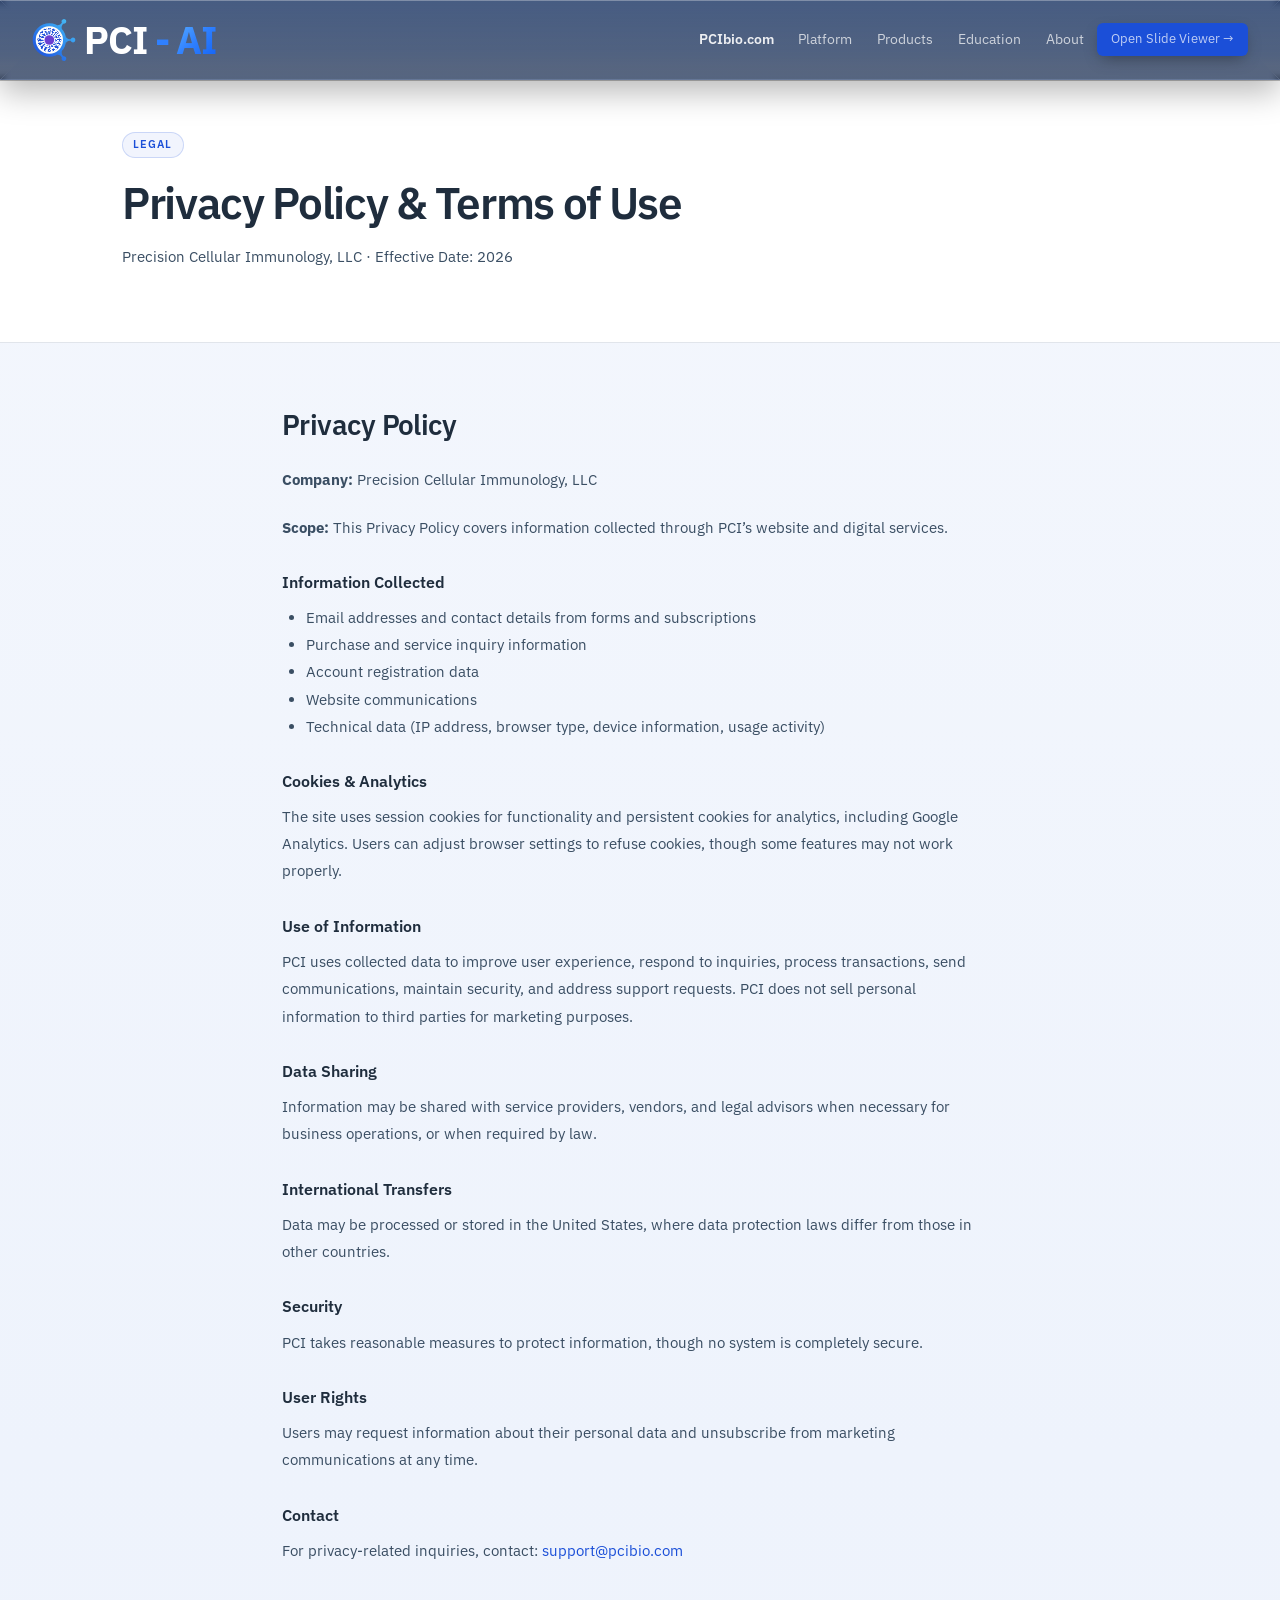
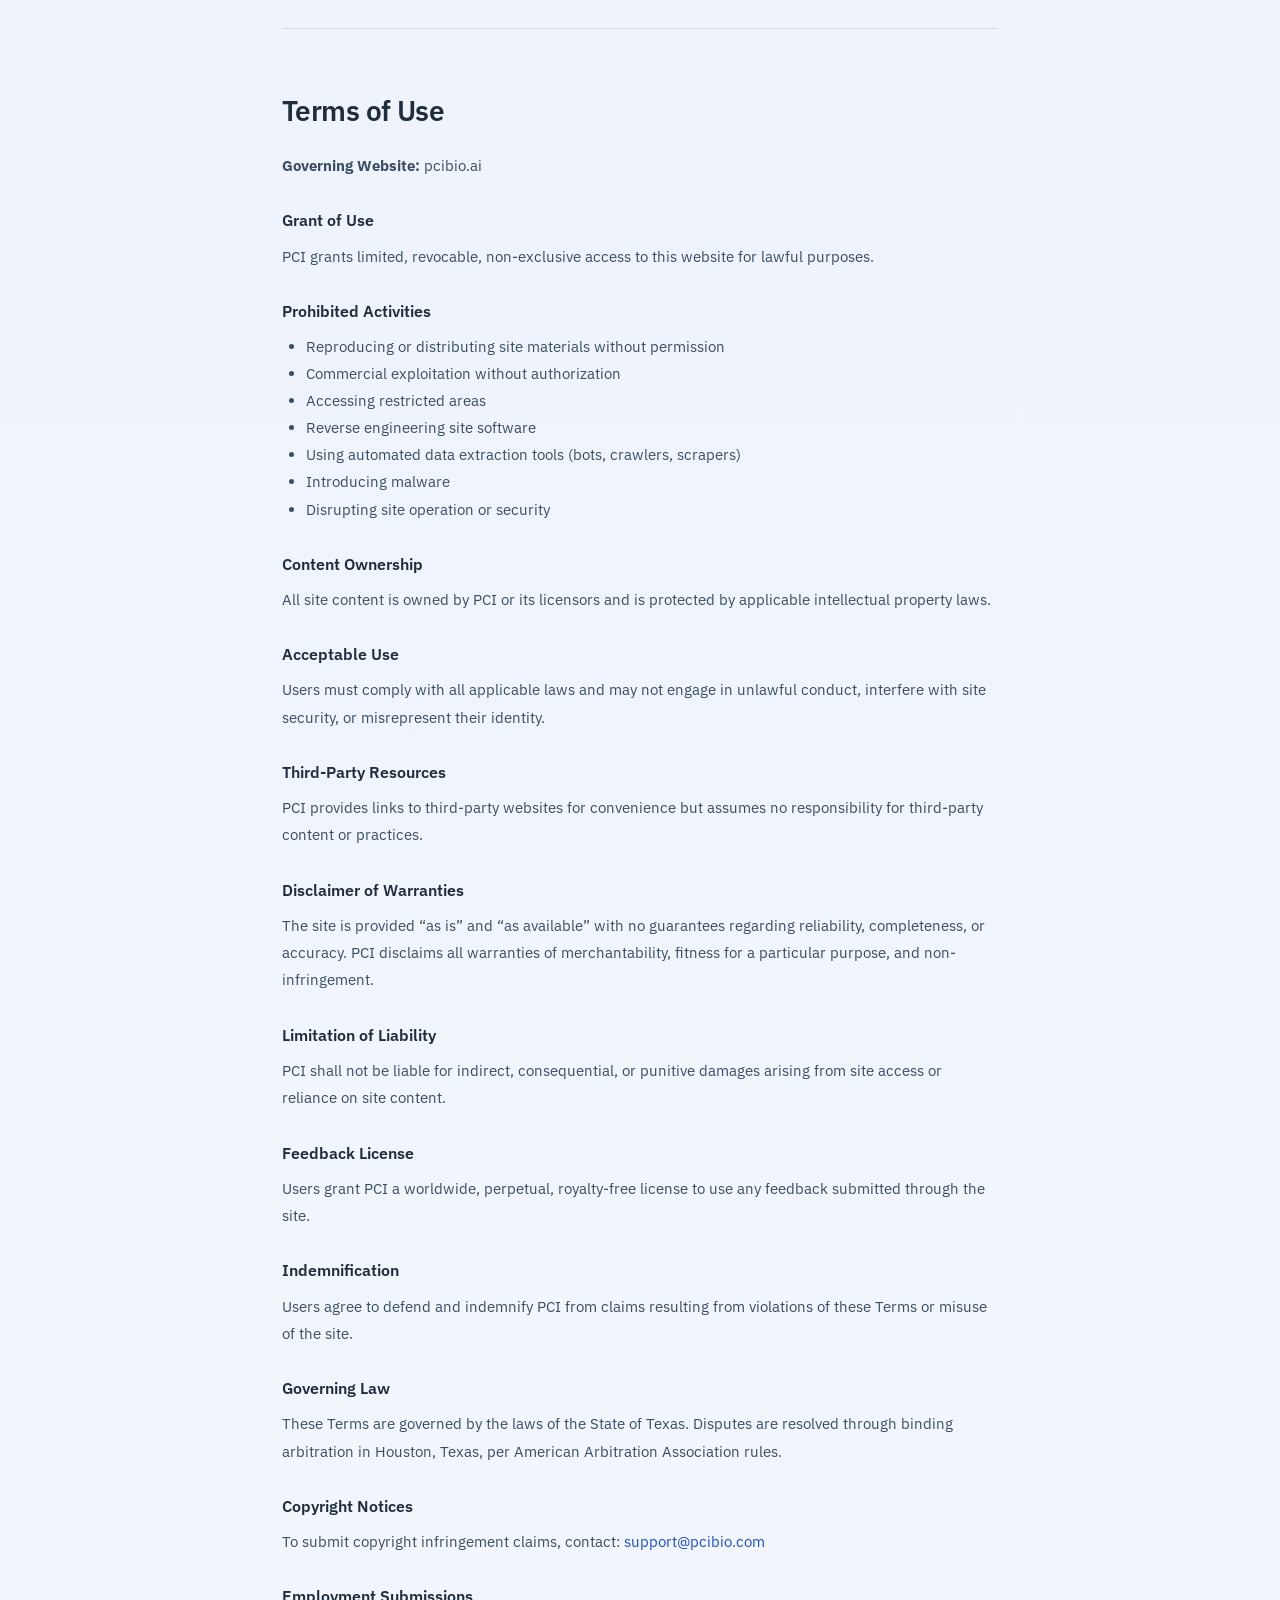
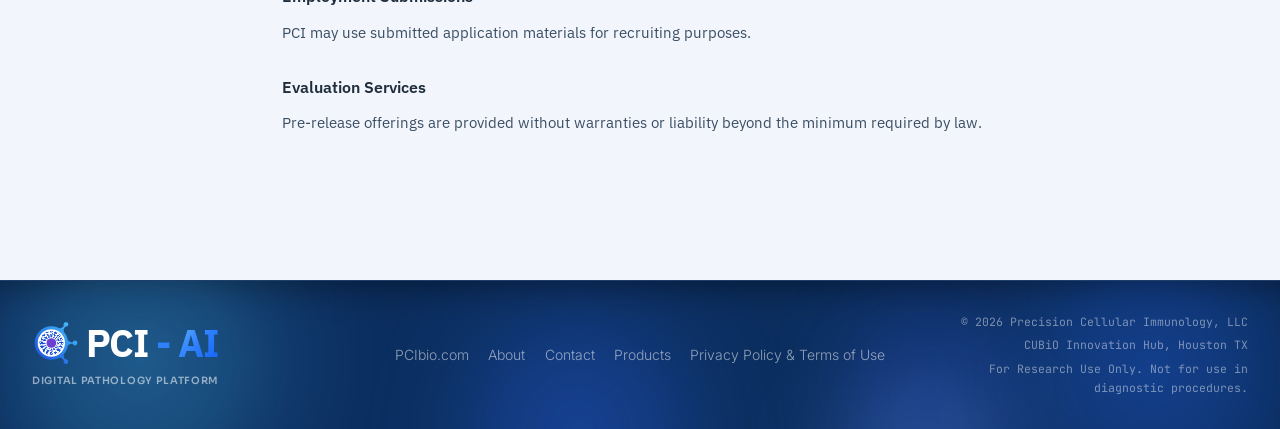
<file: privacy/index.html>
<!DOCTYPE html>
<html lang="en">
<head>
  <meta charset="UTF-8" />
  <script>document.documentElement.classList.add('js');if('scrollRestoration' in history&&!location.hash)history.scrollRestoration='manual';</script>
  <meta name="viewport" content="width=device-width, initial-scale=1.0"/>
  <title>Privacy Policy &amp; Terms of Use · PCI-AI</title>
  <meta name="description" content="Privacy Policy and Terms of Use for the PCI-AI site operated by Precision Cellular Immunology, LLC.">
  <link rel="canonical" href="https://pcibio.ai/privacy">
  <link rel="icon" href="/static/images/pci-ai-logo.svg" type="image/svg+xml">
  <link rel="icon" href="/static/images/favicon-32.png" sizes="32x32" type="image/png">
  <link rel="apple-touch-icon" href="/apple-touch-icon.png">
  <meta name="theme-color" content="#0f1f3d">
  <meta property="og:type" content="website">
  <meta property="og:site_name" content="PCI-AI">
  <meta property="og:title" content="Privacy Policy &amp; Terms of Use · PCI-AI">
  <meta property="og:description" content="Privacy Policy and Terms of Use for the PCI-AI site operated by Precision Cellular Immunology, LLC.">
  <meta property="og:url" content="https://pcibio.ai/privacy">
  <meta property="og:image" content="https://pcibio.ai/static/images/og-card.png">
  <meta name="twitter:card" content="summary_large_image">
  <link rel="preconnect" href="https://fonts.googleapis.com">
  <link rel="preconnect" href="https://fonts.gstatic.com" crossorigin>
  <link rel="stylesheet" href="/static/css/main.css?v=20261014b">
  <link rel="stylesheet" href="/static/css/education.css?v=20261014b">
  <link href="https://fonts.googleapis.com/css2?family=IBM+Plex+Sans:wght@400;500;600;700&family=IBM+Plex+Mono:wght@400;500;600&display=swap" rel="stylesheet">
</head>
<body>
  <a class="skip-link" href="#main">Skip to content</a>

  <div class="mouse-glow" id="mouseGlow"></div>

  <nav class="nav" id="nav">
    <a href="/" class="nav-logo"><img src="/static/images/pci-ai-logo.svg" class="aperture-mark" width="44" height="44" alt="">PCI<span class="logo-dot">-</span><span class="logo-accent">AI</span></a>
    <button class="nav-toggle" id="navToggle" aria-label="Open menu" aria-expanded="false" aria-controls="navLinks"><span></span><span></span><span></span></button>
    <div class="nav-links" id="navLinks">
      <a href="https://pcibio.com/" target="_blank" rel="noopener">PCIbio.com</a>
      <a href="/#features">Platform</a>
      <a href="/#products">Products</a>
      <a href="/education">Education</a>
      <a href="/#about">About</a>
      <a href="https://pcibio.com/viewer.html" target="_blank" rel="noopener" class="btn-primary btn-sm">Open Slide Viewer &#8594;</a>
    </div>
  </nav>

  
  <main id="main">
<div style="height:60px;"></div>

  <div style="background:var(--bg);border-bottom:1px solid var(--border);">
    <div class="edu-page-header">
      <div class="section-tag section-tag-teal" style="margin-bottom:1.25rem;">Legal</div>
      <h1>Privacy Policy &amp; Terms of Use</h1>
      <p class="section-sub">Precision Cellular Immunology, LLC &middot; Effective Date: 2026</p>
    </div>
  </div>

  <div class="edu-content">

    <!-- Privacy Policy -->
    <section class="edu-section" id="privacy-policy">
      <h2 class="reveal">Privacy Policy</h2>
      <p class="reveal"><strong>Company:</strong> Precision Cellular Immunology, LLC</p>
      <p class="reveal"><strong>Scope:</strong> This Privacy Policy covers information collected through PCI&#8217;s website and digital services.</p>

      <h3 class="reveal" style="font-size:1rem;font-weight:600;color:var(--text);margin:2rem 0 0.75rem;">Information Collected</h3>
      <ul class="reveal" style="color:var(--text2);font-size:0.94rem;line-height:1.8;padding-left:1.5rem;">
        <li>Email addresses and contact details from forms and subscriptions</li>
        <li>Purchase and service inquiry information</li>
        <li>Account registration data</li>
        <li>Website communications</li>
        <li>Technical data (IP address, browser type, device information, usage activity)</li>
      </ul>

      <h3 class="reveal" style="font-size:1rem;font-weight:600;color:var(--text);margin:2rem 0 0.75rem;">Cookies &amp; Analytics</h3>
      <p class="reveal">The site uses session cookies for functionality and persistent cookies for analytics, including Google Analytics. Users can adjust browser settings to refuse cookies, though some features may not work properly.</p>

      <h3 class="reveal" style="font-size:1rem;font-weight:600;color:var(--text);margin:2rem 0 0.75rem;">Use of Information</h3>
      <p class="reveal">PCI uses collected data to improve user experience, respond to inquiries, process transactions, send communications, maintain security, and address support requests. PCI does not sell personal information to third parties for marketing purposes.</p>

      <h3 class="reveal" style="font-size:1rem;font-weight:600;color:var(--text);margin:2rem 0 0.75rem;">Data Sharing</h3>
      <p class="reveal">Information may be shared with service providers, vendors, and legal advisors when necessary for business operations, or when required by law.</p>

      <h3 class="reveal" style="font-size:1rem;font-weight:600;color:var(--text);margin:2rem 0 0.75rem;">International Transfers</h3>
      <p class="reveal">Data may be processed or stored in the United States, where data protection laws differ from those in other countries.</p>

      <h3 class="reveal" style="font-size:1rem;font-weight:600;color:var(--text);margin:2rem 0 0.75rem;">Security</h3>
      <p class="reveal">PCI takes reasonable measures to protect information, though no system is completely secure.</p>

      <h3 class="reveal" style="font-size:1rem;font-weight:600;color:var(--text);margin:2rem 0 0.75rem;">User Rights</h3>
      <p class="reveal">Users may request information about their personal data and unsubscribe from marketing communications at any time.</p>

      <h3 class="reveal" style="font-size:1rem;font-weight:600;color:var(--text);margin:2rem 0 0.75rem;">Contact</h3>
      <p class="reveal">For privacy-related inquiries, contact: <a href="mailto:support@pcibio.com" style="color:var(--accent);">support@pcibio.com</a></p>
    </section>

    <!-- Terms of Use -->
    <section class="edu-section" id="terms-of-use">
      <h2 class="reveal">Terms of Use</h2>
      <p class="reveal"><strong>Governing Website:</strong> pcibio.ai</p>

      <h3 class="reveal" style="font-size:1rem;font-weight:600;color:var(--text);margin:2rem 0 0.75rem;">Grant of Use</h3>
      <p class="reveal">PCI grants limited, revocable, non-exclusive access to this website for lawful purposes.</p>

      <h3 class="reveal" style="font-size:1rem;font-weight:600;color:var(--text);margin:2rem 0 0.75rem;">Prohibited Activities</h3>
      <ul class="reveal" style="color:var(--text2);font-size:0.94rem;line-height:1.8;padding-left:1.5rem;">
        <li>Reproducing or distributing site materials without permission</li>
        <li>Commercial exploitation without authorization</li>
        <li>Accessing restricted areas</li>
        <li>Reverse engineering site software</li>
        <li>Using automated data extraction tools (bots, crawlers, scrapers)</li>
        <li>Introducing malware</li>
        <li>Disrupting site operation or security</li>
      </ul>

      <h3 class="reveal" style="font-size:1rem;font-weight:600;color:var(--text);margin:2rem 0 0.75rem;">Content Ownership</h3>
      <p class="reveal">All site content is owned by PCI or its licensors and is protected by applicable intellectual property laws.</p>

      <h3 class="reveal" style="font-size:1rem;font-weight:600;color:var(--text);margin:2rem 0 0.75rem;">Acceptable Use</h3>
      <p class="reveal">Users must comply with all applicable laws and may not engage in unlawful conduct, interfere with site security, or misrepresent their identity.</p>

      <h3 class="reveal" style="font-size:1rem;font-weight:600;color:var(--text);margin:2rem 0 0.75rem;">Third-Party Resources</h3>
      <p class="reveal">PCI provides links to third-party websites for convenience but assumes no responsibility for third-party content or practices.</p>

      <h3 class="reveal" style="font-size:1rem;font-weight:600;color:var(--text);margin:2rem 0 0.75rem;">Disclaimer of Warranties</h3>
      <p class="reveal">The site is provided &#8220;as is&#8221; and &#8220;as available&#8221; with no guarantees regarding reliability, completeness, or accuracy. PCI disclaims all warranties of merchantability, fitness for a particular purpose, and non-infringement.</p>

      <h3 class="reveal" style="font-size:1rem;font-weight:600;color:var(--text);margin:2rem 0 0.75rem;">Limitation of Liability</h3>
      <p class="reveal">PCI shall not be liable for indirect, consequential, or punitive damages arising from site access or reliance on site content.</p>

      <h3 class="reveal" style="font-size:1rem;font-weight:600;color:var(--text);margin:2rem 0 0.75rem;">Feedback License</h3>
      <p class="reveal">Users grant PCI a worldwide, perpetual, royalty-free license to use any feedback submitted through the site.</p>

      <h3 class="reveal" style="font-size:1rem;font-weight:600;color:var(--text);margin:2rem 0 0.75rem;">Indemnification</h3>
      <p class="reveal">Users agree to defend and indemnify PCI from claims resulting from violations of these Terms or misuse of the site.</p>

      <h3 class="reveal" style="font-size:1rem;font-weight:600;color:var(--text);margin:2rem 0 0.75rem;">Governing Law</h3>
      <p class="reveal">These Terms are governed by the laws of the State of Texas. Disputes are resolved through binding arbitration in Houston, Texas, per American Arbitration Association rules.</p>

      <h3 class="reveal" style="font-size:1rem;font-weight:600;color:var(--text);margin:2rem 0 0.75rem;">Copyright Notices</h3>
      <p class="reveal">To submit copyright infringement claims, contact: <a href="mailto:support@pcibio.com" style="color:var(--accent);">support@pcibio.com</a></p>

      <h3 class="reveal" style="font-size:1rem;font-weight:600;color:var(--text);margin:2rem 0 0.75rem;">Employment Submissions</h3>
      <p class="reveal">PCI may use submitted application materials for recruiting purposes.</p>

      <h3 class="reveal" style="font-size:1rem;font-weight:600;color:var(--text);margin:2rem 0 0.75rem;">Evaluation Services</h3>
      <p class="reveal">Pre-release offerings are provided without warranties or liability beyond the minimum required by law.</p>
    </section>

  </div>

  </main>

  <footer class="footer">
    <div class="lava" aria-hidden="true"><span></span><span></span><span></span><span></span><span></span></div>
    <div class="footer-inner">
      <div class="footer-brand">
        <a href="/" class="nav-logo"><img src="/static/images/pci-ai-logo.svg" class="aperture-mark" width="44" height="44" alt="">PCI<span class="logo-dot">-</span><span class="logo-accent">AI</span></a>
        <div class="footer-tagline">Digital Pathology Platform</div>
      </div>
      <div class="footer-links">
        <a href="https://pcibio.com/" target="_blank" rel="noopener">PCIbio.com</a>
        <a href="https://pcibio.com/about.html" target="_blank" rel="noopener">About</a>
        <a href="https://pcibio.com/contact.html" target="_blank" rel="noopener">Contact</a>
        <a href="https://pcibio.com/products.html" target="_blank" rel="noopener">Products</a>
        <a href="/privacy">Privacy Policy &amp; Terms of Use</a>
      </div>
      <div class="footer-right">
        <span class="footer-copy">&#169; 2026 Precision Cellular Immunology, LLC</span>
        <div class="footer-location"><span>CUBiO Innovation Hub</span>, Houston TX</div>
        <p class="footer-ruo">For Research Use Only. Not for use in diagnostic procedures.</p>
      </div>
    </div>
  </footer>

  <script>
    const mouseGlow = document.getElementById('mouseGlow');
    let gx = 0, gy = 0, gq = false;
    document.addEventListener('mousemove', e => {
      gx = e.clientX; gy = e.clientY;
      if (!gq) { gq = true; requestAnimationFrame(function () { gq = false; mouseGlow.style.transform = 'translate3d(' + (gx - 200) + 'px,' + (gy - 200) + 'px,0)'; }); }
    });
    const nav = document.getElementById('nav');
    window.addEventListener('scroll', () => {
      nav.classList.toggle('scrolled', window.scrollY > 40);
    }, { passive: true });
    const revealObs = new IntersectionObserver(entries => {
      entries.forEach(e => { if (e.isIntersecting) e.target.classList.add('visible'); });
    }, { threshold: 0.06, rootMargin: '0px 0px -30px 0px' });
    document.querySelectorAll('.reveal').forEach(el => revealObs.observe(el));
  </script>
  <script>
    (function () {
      var t = document.getElementById('navToggle'), n = document.getElementById('nav');
      if (!t || !n) return;
      t.addEventListener('click', function () {
        var open = n.classList.toggle('nav-open');
        t.setAttribute('aria-expanded', open);
        t.setAttribute('aria-label', open ? 'Close menu' : 'Open menu');
      });
      n.querySelectorAll('.nav-links a').forEach(function (a) {
        a.addEventListener('click', function () { n.classList.remove('nav-open'); t.setAttribute('aria-expanded', 'false'); });
      });
    })();
  </script>
  <script src="/static/js/liquid-glass.js?v=20261014b" defer></script>
</body>
</html>
</file>
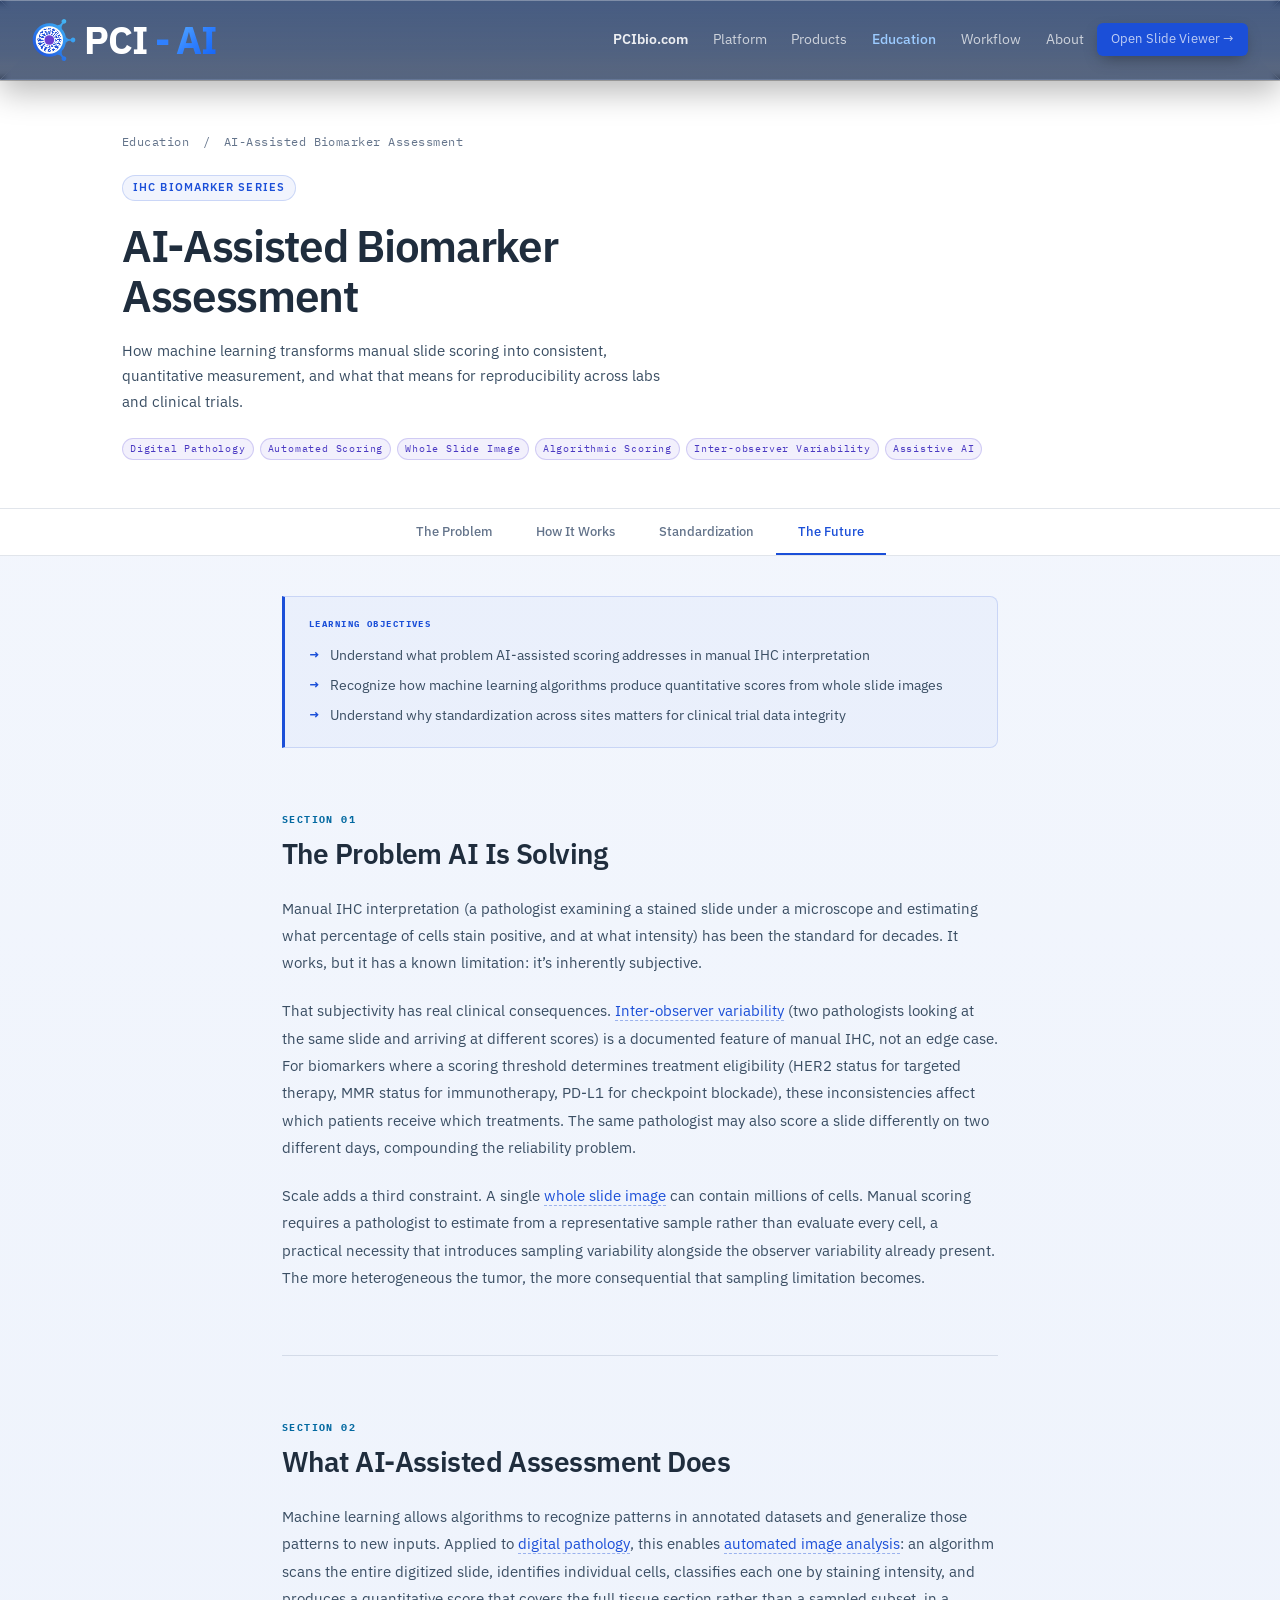
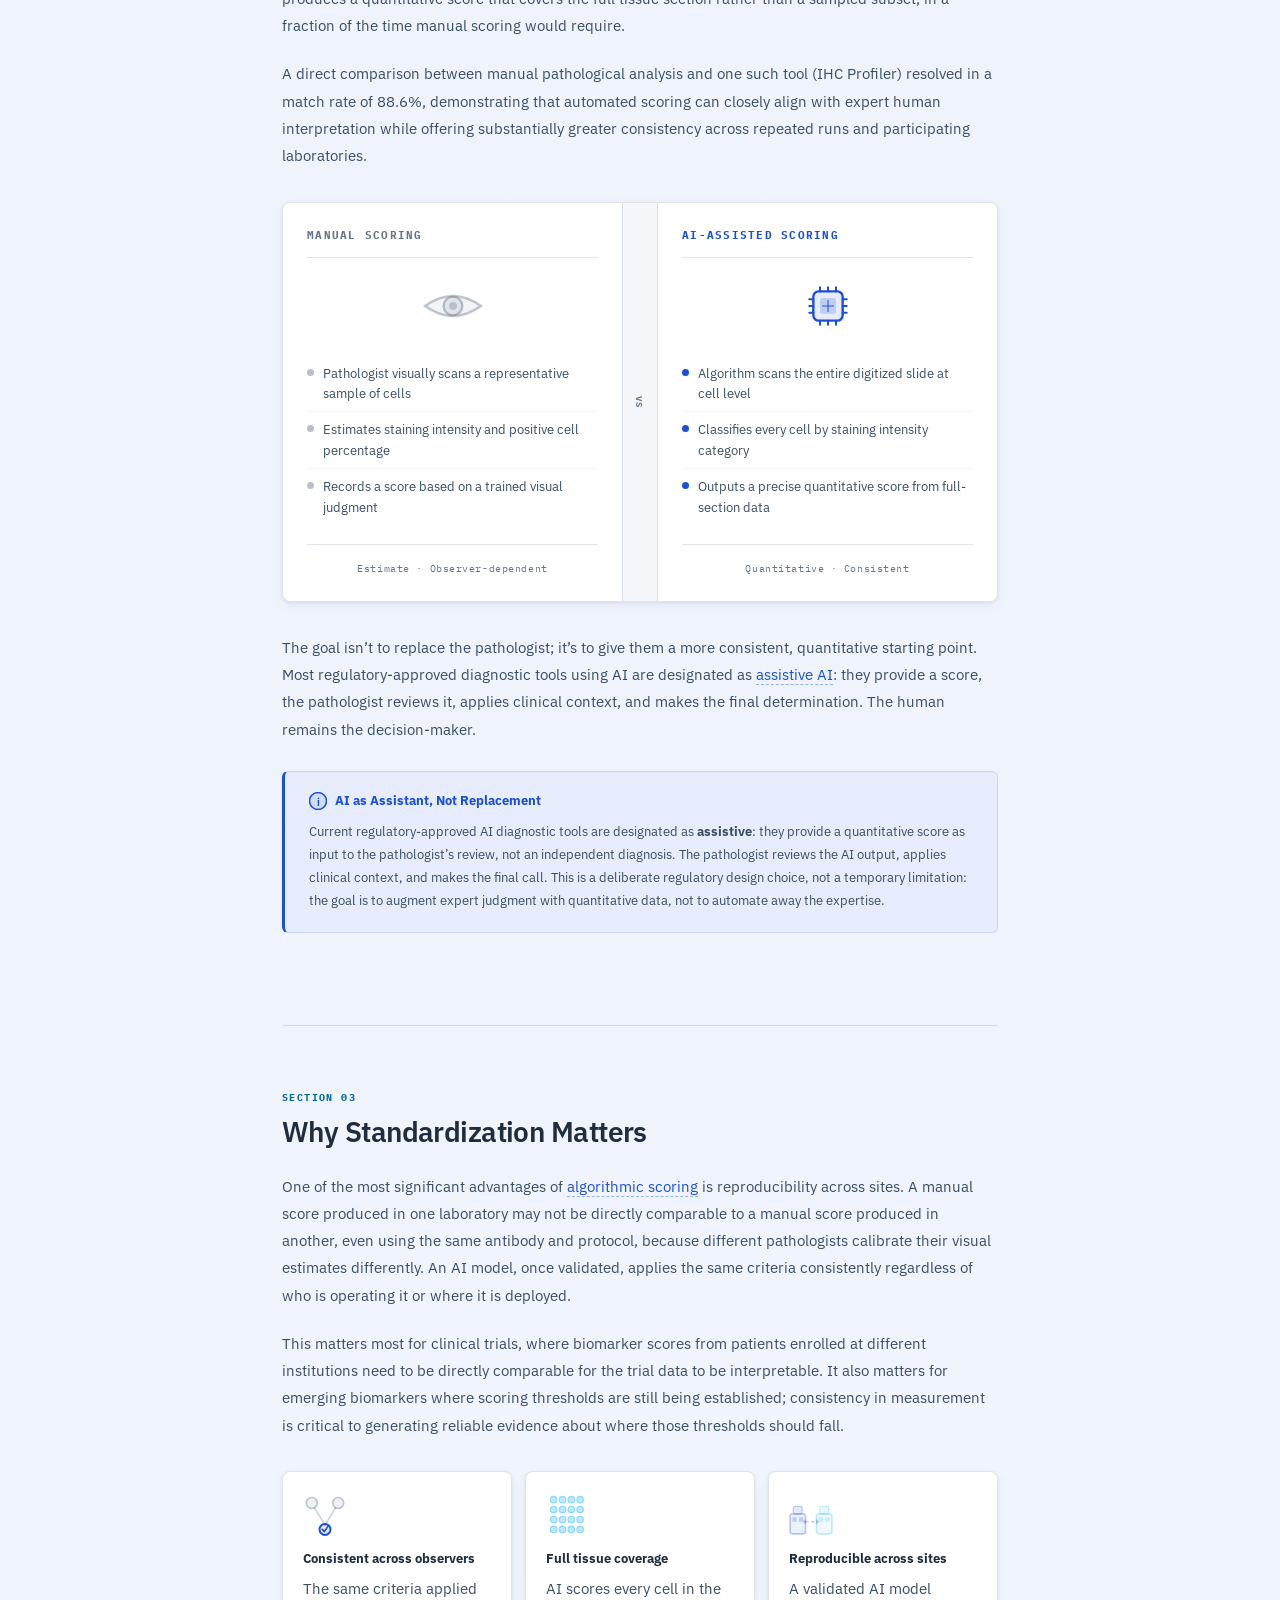
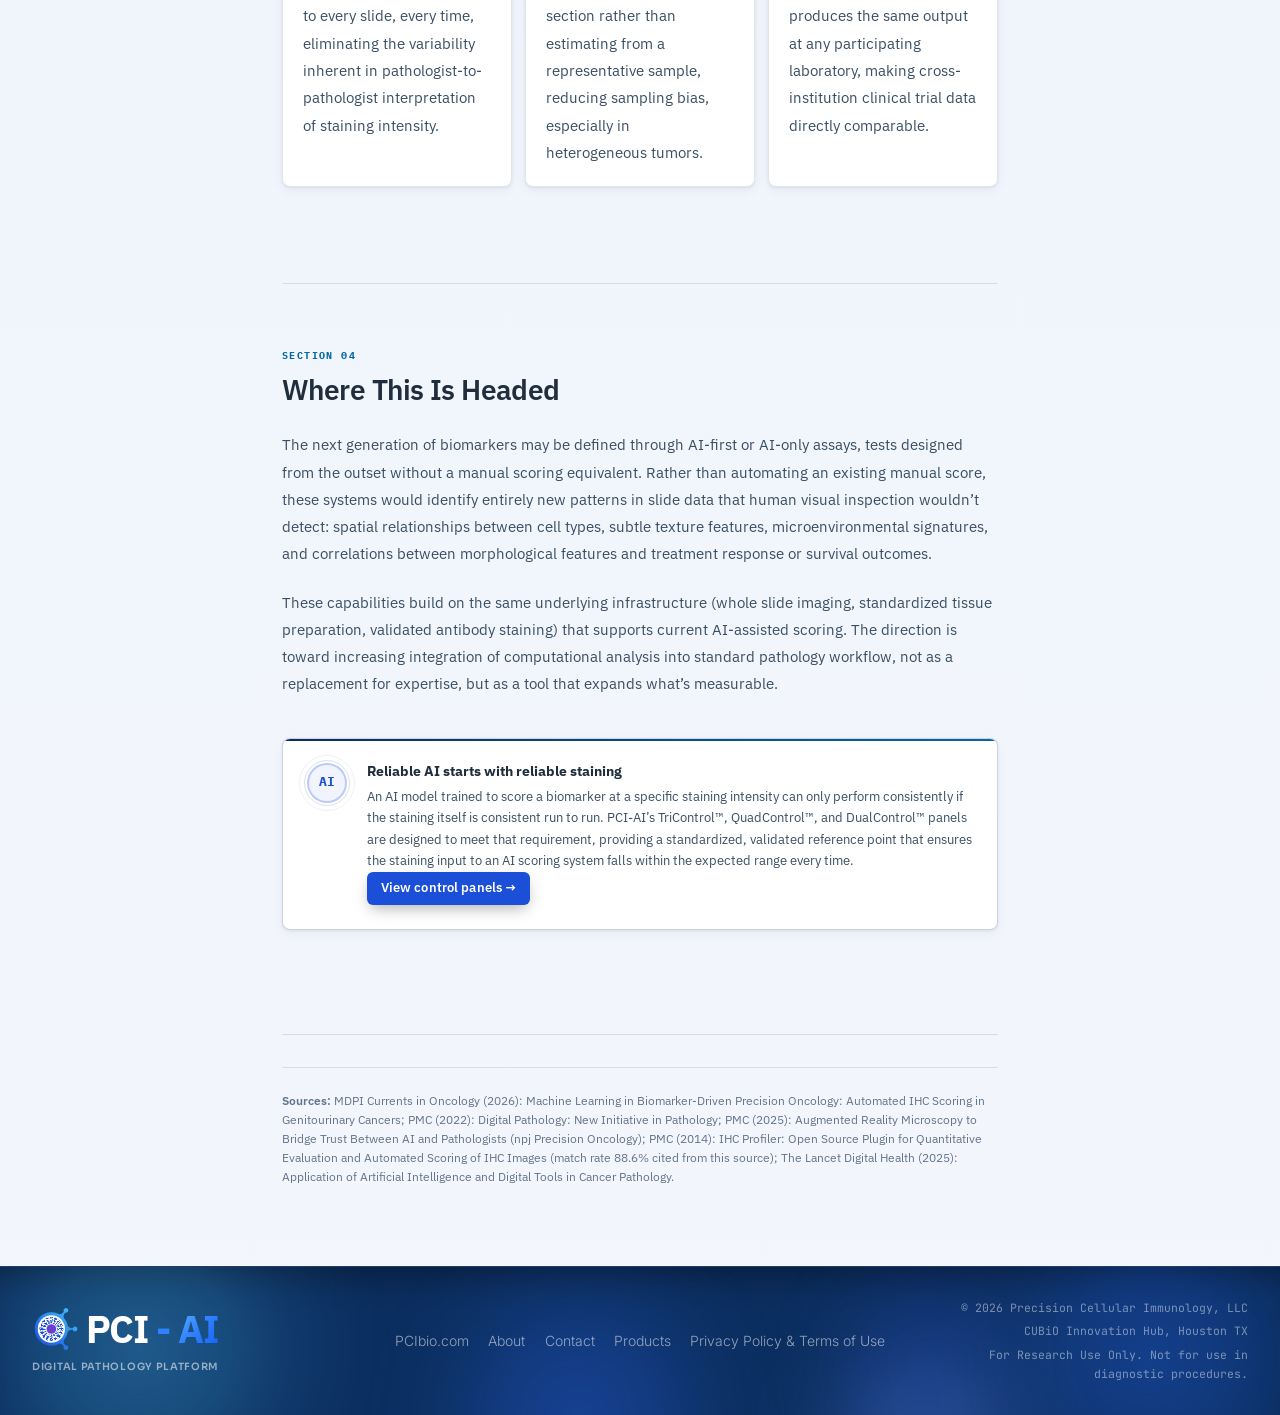
<file: education/ai-biomarker-assessment/index.html>
<!DOCTYPE html>
<html lang="en">
<head>
  <meta charset="UTF-8" />
  <script>document.documentElement.classList.add('js');if('scrollRestoration' in history&&!location.hash)history.scrollRestoration='manual';</script>
  <meta name="viewport" content="width=device-width, initial-scale=1.0"/>
  <title>AI-Assisted Biomarker Assessment · PCI-AI Education</title>
  <meta name="description" content="How AI-assisted image analysis supports quantitative IHC biomarker assessment, and how reference cell line controls calibrate it.">
  <link rel="canonical" href="https://pcibio.ai/education/ai-biomarker-assessment">
  <link rel="icon" href="/static/images/pci-ai-logo.svg" type="image/svg+xml">
  <link rel="icon" href="/static/images/favicon-32.png" sizes="32x32" type="image/png">
  <link rel="apple-touch-icon" href="/apple-touch-icon.png">
  <meta name="theme-color" content="#0f1f3d">
  <meta property="og:type" content="website">
  <meta property="og:site_name" content="PCI-AI">
  <meta property="og:title" content="AI-Assisted Biomarker Assessment · PCI-AI Education">
  <meta property="og:description" content="How AI-assisted image analysis supports quantitative IHC biomarker assessment, and how reference cell line controls calibrate it.">
  <meta property="og:url" content="https://pcibio.ai/education/ai-biomarker-assessment">
  <meta property="og:image" content="https://pcibio.ai/static/images/og-card.png">
  <meta name="twitter:card" content="summary_large_image">
  <link rel="preconnect" href="https://fonts.googleapis.com">
  <link rel="preconnect" href="https://fonts.gstatic.com" crossorigin>
  <link rel="stylesheet" href="/static/css/main.css?v=20261014b">
  <link rel="stylesheet" href="/static/css/education.css?v=20261014b">
  <link href="https://fonts.googleapis.com/css2?family=IBM+Plex+Sans:wght@400;500;600;700&family=IBM+Plex+Mono:wght@400;500;600&display=swap" rel="stylesheet">
</head>
<body>
  <a class="skip-link" href="#main">Skip to content</a>

  <div class="mouse-glow" id="mouseGlow"></div>

  <nav class="nav" id="nav">
    <a href="/" class="nav-logo"><img src="/static/images/pci-ai-logo.svg" class="aperture-mark" width="44" height="44" alt="">PCI<span class="logo-dot">-</span><span class="logo-accent">AI</span></a>
    <button class="nav-toggle" id="navToggle" aria-label="Open menu" aria-expanded="false" aria-controls="navLinks"><span></span><span></span><span></span></button>
    <div class="nav-links" id="navLinks">
      <a href="https://pcibio.com/" target="_blank" rel="noopener">PCIbio.com</a>
      <a href="/#features">Platform</a>
      <a href="/#products">Products</a>
      <a href="/education" style="color:var(--accent);">Education</a>
      <a href="/#workflow">Workflow</a>
      <a href="/#about">About</a>
      <a href="https://pcibio.com/viewer.html" target="_blank" rel="noopener" class="btn-primary btn-sm">Open Slide Viewer &#8594;</a>
    </div>
  </nav>

  
  <main id="main">
<div style="height:60px;"></div>

  <div style="background:var(--bg);border-bottom:1px solid var(--border);">
    <div class="edu-page-header">
      <div class="edu-breadcrumb">
        <a href="/education">Education</a>
        <span>/</span>
        AI-Assisted Biomarker Assessment
      </div>
      <div class="section-tag" style="margin-bottom:1.25rem;">IHC Biomarker Series</div>
      <h1>AI-Assisted Biomarker<br>Assessment</h1>
      <p class="section-sub">How machine learning transforms manual slide scoring into consistent, quantitative measurement, and what that means for reproducibility across labs and clinical trials.</p>
      <div class="edu-header-tags">
        <span class="edu-tag">Digital Pathology</span>
        <span class="edu-tag">Automated Scoring</span>
        <span class="edu-tag">Whole Slide Image</span>
        <span class="edu-tag">Algorithmic Scoring</span>
        <span class="edu-tag">Inter-observer Variability</span>
        <span class="edu-tag">Assistive AI</span>
      </div>
    </div>
  </div>

  <nav class="edu-subnav" id="eduSubnav">
    <a href="#s1" class="subnav-link active">The Problem</a>
    <a href="#s2" class="subnav-link">How It Works</a>
    <a href="#s3" class="subnav-link">Standardization</a>
    <a href="#s4" class="subnav-link">The Future</a>
  </nav>

  <div class="edu-content">

    <div class="edu-objectives-inner reveal">
      <div class="edu-objectives-eyebrow">LEARNING OBJECTIVES</div>
      <ul class="edu-objectives-list">
        <li>Understand what problem AI-assisted scoring addresses in manual IHC interpretation</li>
        <li>Recognize how machine learning algorithms produce quantitative scores from whole slide images</li>
        <li>Understand why standardization across sites matters for clinical trial data integrity</li>
      </ul>
    </div>

    <!-- Section 1 -->
    <section class="edu-section" id="s1">
      <div class="edu-section-num">Section 01</div>
      <h2 class="reveal">The Problem AI Is Solving</h2>
      <p class="reveal">Manual IHC interpretation (a pathologist examining a stained slide under a microscope and estimating what percentage of cells stain positive, and at what intensity) has been the standard for decades. It works, but it has a known limitation: it&#8217;s inherently subjective.</p>
      <p class="reveal">That subjectivity has real clinical consequences. <span class="gloss">Inter-observer variability<span class="gloss-tip">Disagreement between two pathologists interpreting the same slide, a known limitation of manual IHC scoring that AI tools help reduce.</span></span> (two pathologists looking at the same slide and arriving at different scores) is a documented feature of manual IHC, not an edge case. For biomarkers where a scoring threshold determines treatment eligibility (HER2 status for targeted therapy, MMR status for immunotherapy, PD-L1 for checkpoint blockade), these inconsistencies affect which patients receive which treatments. The same pathologist may also score a slide differently on two different days, compounding the reliability problem.</p>
      <p class="reveal">Scale adds a third constraint. A single <span class="gloss">whole slide image<span class="gloss-tip">A digital scan of an entire glass slide at high resolution, enabling viewing at any magnification on a computer rather than a physical microscope.</span></span> can contain millions of cells. Manual scoring requires a pathologist to estimate from a representative sample rather than evaluate every cell, a practical necessity that introduces sampling variability alongside the observer variability already present. The more heterogeneous the tumor, the more consequential that sampling limitation becomes.</p>
    </section>

    <!-- Section 2 -->
    <section class="edu-section" id="s2">
      <div class="edu-section-num">Section 02</div>
      <h2 class="reveal">What AI-Assisted Assessment Does</h2>
      <p class="reveal">Machine learning allows algorithms to recognize patterns in annotated datasets and generalize those patterns to new inputs. Applied to <span class="gloss">digital pathology<span class="gloss-tip">The practice of converting glass slides into high-resolution digital images (whole slide images, or WSIs) that can be viewed, shared, and analyzed computationally.</span></span>, this enables <span class="gloss">automated image analysis<span class="gloss-tip">Software that scans a digital slide and quantifies features, like staining intensity or cell count, without requiring a human to score each cell manually.</span></span>: an algorithm scans the entire digitized slide, identifies individual cells, classifies each one by staining intensity, and produces a quantitative score that covers the full tissue section rather than a sampled subset, in a fraction of the time manual scoring would require.</p>
      <p class="reveal">A direct comparison between manual pathological analysis and one such tool (IHC Profiler) resolved in a match rate of 88.6%, demonstrating that automated scoring can closely align with expert human interpretation while offering substantially greater consistency across repeated runs and participating laboratories.</p>

      <!-- Manual vs AI comparison -->
      <div class="comparison-grid reveal">
        <div class="comparison-col">
          <div class="comparison-method-label">Manual Scoring</div>
          <div class="compare-icon-wrap manual-wrap">
            <svg viewBox="0 0 48 36" class="compare-method-icon">
              <path d="M 3,18 Q 24,3 45,18 Q 24,33 3,18 Z" fill="rgba(100,116,139,0.08)" stroke="rgba(100,116,139,0.40)" stroke-width="1.8"/>
              <circle cx="24" cy="18" r="7" fill="rgba(100,116,139,0.12)" stroke="rgba(100,116,139,0.42)" stroke-width="1.8"/>
              <circle cx="24" cy="18" r="3" fill="rgba(100,116,139,0.32)"/>
            </svg>
          </div>
          <ul class="comparison-step-list">
            <li><span class="cmp-dot manual-dot"></span><span>Pathologist visually scans a representative sample of cells</span></li>
            <li><span class="cmp-dot manual-dot"></span><span>Estimates staining intensity and positive cell percentage</span></li>
            <li><span class="cmp-dot manual-dot"></span><span>Records a score based on a trained visual judgment</span></li>
          </ul>
          <div class="comparison-output">
            <div class="comparison-output-note">Estimate &#183; Observer-dependent</div>
          </div>
        </div>

        <div class="comparison-vs">VS</div>

        <div class="comparison-col ai-col">
          <div class="comparison-method-label ai-label">AI-Assisted Scoring</div>
          <div class="compare-icon-wrap ai-wrap">
            <svg viewBox="0 0 48 36" class="compare-method-icon">
              <rect x="13" y="7" width="22" height="22" rx="4" fill="rgba(27,79,216,0.10)" stroke="#1B4FD8" stroke-width="1.8"/>
              <line x1="18" y1="7" x2="18" y2="4" stroke="#1B4FD8" stroke-width="1.5" stroke-linecap="round"/>
              <line x1="24" y1="7" x2="24" y2="4" stroke="#1B4FD8" stroke-width="1.5" stroke-linecap="round"/>
              <line x1="30" y1="7" x2="30" y2="4" stroke="#1B4FD8" stroke-width="1.5" stroke-linecap="round"/>
              <line x1="18" y1="29" x2="18" y2="32" stroke="#1B4FD8" stroke-width="1.5" stroke-linecap="round"/>
              <line x1="24" y1="29" x2="24" y2="32" stroke="#1B4FD8" stroke-width="1.5" stroke-linecap="round"/>
              <line x1="30" y1="29" x2="30" y2="32" stroke="#1B4FD8" stroke-width="1.5" stroke-linecap="round"/>
              <line x1="13" y1="13" x2="10" y2="13" stroke="#1B4FD8" stroke-width="1.5" stroke-linecap="round"/>
              <line x1="13" y1="18" x2="10" y2="18" stroke="#1B4FD8" stroke-width="1.5" stroke-linecap="round"/>
              <line x1="13" y1="23" x2="10" y2="23" stroke="#1B4FD8" stroke-width="1.5" stroke-linecap="round"/>
              <line x1="35" y1="13" x2="38" y2="13" stroke="#1B4FD8" stroke-width="1.5" stroke-linecap="round"/>
              <line x1="35" y1="18" x2="38" y2="18" stroke="#1B4FD8" stroke-width="1.5" stroke-linecap="round"/>
              <line x1="35" y1="23" x2="38" y2="23" stroke="#1B4FD8" stroke-width="1.5" stroke-linecap="round"/>
              <rect x="18" y="12" width="12" height="12" rx="2" fill="rgba(27,79,216,0.20)"/>
              <line x1="19.5" y1="18" x2="28.5" y2="18" stroke="rgba(27,79,216,0.60)" stroke-width="1.2"/>
              <line x1="24" y1="13.5" x2="24" y2="22.5" stroke="rgba(27,79,216,0.60)" stroke-width="1.2"/>
            </svg>
          </div>
          <ul class="comparison-step-list">
            <li><span class="cmp-dot ai-dot"></span><span>Algorithm scans the entire digitized slide at cell level</span></li>
            <li><span class="cmp-dot ai-dot"></span><span>Classifies every cell by staining intensity category</span></li>
            <li><span class="cmp-dot ai-dot"></span><span>Outputs a precise quantitative score from full-section data</span></li>
          </ul>
          <div class="comparison-output">
            <div class="comparison-output-note">Quantitative &#183; Consistent</div>
          </div>
        </div>
      </div><!-- /.comparison-grid -->

      <p class="reveal">The goal isn&#8217;t to replace the pathologist; it&#8217;s to give them a more consistent, quantitative starting point. Most regulatory-approved diagnostic tools using AI are designated as <span class="gloss">assistive AI<span class="gloss-tip">AI tools designed to support and augment a pathologist&#8217;s interpretation rather than replace it, currently the standard model for regulatory-approved diagnostic AI tools.</span></span>: they provide a score, the pathologist reviews it, applies clinical context, and makes the final determination. The human remains the decision-maker.</p>

      <!-- AI as assistant callout -->
      <div class="ai-assistant-callout reveal">
        <div class="ai-assistant-header">
          <svg viewBox="0 0 18 18" width="18" height="18" style="flex-shrink:0;">
            <circle cx="9" cy="9" r="8.5" fill="rgba(27,79,216,0.10)" stroke="#1B4FD8" stroke-width="1.5"/>
            <text x="9" y="13.5" text-anchor="middle" fill="#1B4FD8" font-size="11" font-weight="600" font-family="Inter,sans-serif">i</text>
          </svg>
          <span class="ai-assistant-title">AI as Assistant, Not Replacement</span>
        </div>
        <p>Current regulatory-approved AI diagnostic tools are designated as <strong>assistive</strong>: they provide a quantitative score as input to the pathologist&#8217;s review, not an independent diagnosis. The pathologist reviews the AI output, applies clinical context, and makes the final call. This is a deliberate regulatory design choice, not a temporary limitation: the goal is to augment expert judgment with quantitative data, not to automate away the expertise.</p>
      </div>
    </section>

    <!-- Section 3 -->
    <section class="edu-section" id="s3">
      <div class="edu-section-num">Section 03</div>
      <h2 class="reveal">Why Standardization Matters</h2>
      <p class="reveal">One of the most significant advantages of <span class="gloss">algorithmic scoring<span class="gloss-tip">A numerical score assigned by a machine learning model based on patterns it has learned from large datasets of annotated slides.</span></span> is reproducibility across sites. A manual score produced in one laboratory may not be directly comparable to a manual score produced in another, even using the same antibody and protocol, because different pathologists calibrate their visual estimates differently. An AI model, once validated, applies the same criteria consistently regardless of who is operating it or where it is deployed.</p>
      <p class="reveal">This matters most for clinical trials, where biomarker scores from patients enrolled at different institutions need to be directly comparable for the trial data to be interpretable. It also matters for emerging biomarkers where scoring thresholds are still being established; consistency in measurement is critical to generating reliable evidence about where those thresholds should fall.</p>

      <!-- Three advantage cards -->
      <div class="adv-cards reveal">

        <div class="adv-card">
          <svg viewBox="0 0 40 40" class="adv-icon">
            <circle cx="8" cy="10" r="5" fill="rgba(100,116,139,0.10)" stroke="rgba(100,116,139,0.38)" stroke-width="1.5"/>
            <circle cx="32" cy="10" r="5" fill="rgba(100,116,139,0.10)" stroke="rgba(100,116,139,0.38)" stroke-width="1.5"/>
            <path d="M 10.5,14.5 L 20,30" stroke="rgba(100,116,139,0.30)" stroke-width="1.5" stroke-linecap="round"/>
            <path d="M 29.5,14.5 L 20,30" stroke="rgba(100,116,139,0.30)" stroke-width="1.5" stroke-linecap="round"/>
            <circle cx="20" cy="34" r="5" fill="rgba(27,79,216,0.12)" stroke="#1B4FD8" stroke-width="1.8"/>
            <path d="M 17.5,34 L 19.5,36 L 22.5,31.5" fill="none" stroke="#1B4FD8" stroke-width="1.5" stroke-linecap="round" stroke-linejoin="round"/>
          </svg>
          <div class="adv-card-title">Consistent across observers</div>
          <p class="adv-card-body">The same criteria applied to every slide, every time, eliminating the variability inherent in pathologist-to-pathologist interpretation of staining intensity.</p>
        </div>

        <div class="adv-card">
          <svg viewBox="0 0 40 40" class="adv-icon">
            <circle cx="7" cy="7" r="3" fill="rgba(56,189,248,0.32)" stroke="rgba(56,189,248,0.52)" stroke-width="1"/>
            <circle cx="15" cy="7" r="3" fill="rgba(56,189,248,0.32)" stroke="rgba(56,189,248,0.52)" stroke-width="1"/>
            <circle cx="23" cy="7" r="3" fill="rgba(56,189,248,0.32)" stroke="rgba(56,189,248,0.52)" stroke-width="1"/>
            <circle cx="31" cy="7" r="3" fill="rgba(56,189,248,0.32)" stroke="rgba(56,189,248,0.52)" stroke-width="1"/>
            <circle cx="7" cy="16" r="3" fill="rgba(56,189,248,0.32)" stroke="rgba(56,189,248,0.52)" stroke-width="1"/>
            <circle cx="15" cy="16" r="3" fill="rgba(56,189,248,0.32)" stroke="rgba(56,189,248,0.52)" stroke-width="1"/>
            <circle cx="23" cy="16" r="3" fill="rgba(56,189,248,0.32)" stroke="rgba(56,189,248,0.52)" stroke-width="1"/>
            <circle cx="31" cy="16" r="3" fill="rgba(56,189,248,0.32)" stroke="rgba(56,189,248,0.52)" stroke-width="1"/>
            <circle cx="7" cy="25" r="3" fill="rgba(56,189,248,0.32)" stroke="rgba(56,189,248,0.52)" stroke-width="1"/>
            <circle cx="15" cy="25" r="3" fill="rgba(56,189,248,0.32)" stroke="rgba(56,189,248,0.52)" stroke-width="1"/>
            <circle cx="23" cy="25" r="3" fill="rgba(56,189,248,0.32)" stroke="rgba(56,189,248,0.52)" stroke-width="1"/>
            <circle cx="31" cy="25" r="3" fill="rgba(56,189,248,0.32)" stroke="rgba(56,189,248,0.52)" stroke-width="1"/>
            <circle cx="7" cy="34" r="3" fill="rgba(56,189,248,0.32)" stroke="rgba(56,189,248,0.52)" stroke-width="1"/>
            <circle cx="15" cy="34" r="3" fill="rgba(56,189,248,0.32)" stroke="rgba(56,189,248,0.52)" stroke-width="1"/>
            <circle cx="23" cy="34" r="3" fill="rgba(56,189,248,0.32)" stroke="rgba(56,189,248,0.52)" stroke-width="1"/>
            <circle cx="31" cy="34" r="3" fill="rgba(56,189,248,0.32)" stroke="rgba(56,189,248,0.52)" stroke-width="1"/>
          </svg>
          <div class="adv-card-title">Full tissue coverage</div>
          <p class="adv-card-body">AI scores every cell in the section rather than estimating from a representative sample, reducing sampling bias, especially in heterogeneous tumors.</p>
        </div>

        <div class="adv-card">
          <svg viewBox="0 0 40 40" class="adv-icon">
            <rect x="1" y="20" width="14" height="18" rx="2" fill="rgba(27,79,216,0.08)" stroke="rgba(27,79,216,0.30)" stroke-width="1.5"/>
            <rect x="4" y="13" width="8" height="7" rx="1.5" fill="rgba(27,79,216,0.12)" stroke="rgba(27,79,216,0.25)" stroke-width="1.2"/>
            <rect x="3" y="23" width="4" height="4" rx="0.5" fill="rgba(27,79,216,0.22)"/>
            <rect x="9" y="23" width="4" height="4" rx="0.5" fill="rgba(27,79,216,0.22)"/>
            <rect x="25" y="20" width="14" height="18" rx="2" fill="rgba(56,189,248,0.08)" stroke="rgba(56,189,248,0.30)" stroke-width="1.5"/>
            <rect x="28" y="13" width="8" height="7" rx="1.5" fill="rgba(56,189,248,0.12)" stroke="rgba(56,189,248,0.25)" stroke-width="1.2"/>
            <rect x="27" y="23" width="4" height="4" rx="0.5" fill="rgba(56,189,248,0.22)"/>
            <rect x="33" y="23" width="4" height="4" rx="0.5" fill="rgba(56,189,248,0.22)"/>
            <line x1="15" y1="27" x2="25" y2="27" stroke="rgba(100,116,139,0.35)" stroke-width="1.5" stroke-dasharray="3,2"/>
            <polygon points="15.5,24.5 12.5,27 15.5,29.5" fill="rgba(100,116,139,0.40)"/>
            <polygon points="24.5,24.5 27.5,27 24.5,29.5" fill="rgba(100,116,139,0.40)"/>
          </svg>
          <div class="adv-card-title">Reproducible across sites</div>
          <p class="adv-card-body">A validated AI model produces the same output at any participating laboratory, making cross-institution clinical trial data directly comparable.</p>
        </div>

      </div><!-- /.adv-cards -->
    </section>

    <!-- Section 4 -->
    <section class="edu-section" id="s4">
      <div class="edu-section-num">Section 04</div>
      <h2 class="reveal">Where This Is Headed</h2>
      <p class="reveal">The next generation of biomarkers may be defined through AI-first or AI-only assays, tests designed from the outset without a manual scoring equivalent. Rather than automating an existing manual score, these systems would identify entirely new patterns in slide data that human visual inspection wouldn&#8217;t detect: spatial relationships between cell types, subtle texture features, microenvironmental signatures, and correlations between morphological features and treatment response or survival outcomes.</p>
      <p class="reveal">These capabilities build on the same underlying infrastructure (whole slide imaging, standardized tissue preparation, validated antibody staining) that supports current AI-assisted scoring. The direction is toward increasing integration of computational analysis into standard pathology workflow, not as a replacement for expertise, but as a tool that expands what&#8217;s measurable.</p>

      <div class="tricontrol-callout reveal">
        <div class="product-circle" style="background:rgba(27,79,216,0.06);border-color:rgba(27,79,216,0.25);color:var(--accent);font-size:12px;font-weight:800;font-family:'IBM Plex Mono',monospace;">AI</div>
        <div class="tricontrol-body">
          <h4>Reliable AI starts with reliable staining</h4>
          <p>An AI model trained to score a biomarker at a specific staining intensity can only perform consistently if the staining itself is consistent run to run. PCI-AI&#8217;s TriControl&#8482;, QuadControl&#8482;, and DualControl&#8482; panels are designed to meet that requirement, providing a standardized, validated reference point that ensures the staining input to an AI scoring system falls within the expected range every time.</p>
          <a href="https://pcibio.com/controls.html" target="_blank" rel="noopener" class="btn-primary btn-sm">View control panels &#8594;</a>
        </div>
      </div>
    </section>

    <div class="edu-citations">
      <strong>Sources:</strong> MDPI Currents in Oncology (2026): Machine Learning in Biomarker-Driven Precision Oncology: Automated IHC Scoring in Genitourinary Cancers; PMC (2022): Digital Pathology: New Initiative in Pathology; PMC (2025): Augmented Reality Microscopy to Bridge Trust Between AI and Pathologists (npj Precision Oncology); PMC (2014): IHC Profiler: Open Source Plugin for Quantitative Evaluation and Automated Scoring of IHC Images (match rate 88.6% cited from this source); The Lancet Digital Health (2025): Application of Artificial Intelligence and Digital Tools in Cancer Pathology.
    </div>

  </div><!-- /.edu-content -->

  </main>

  <footer class="footer">
    <div class="lava" aria-hidden="true"><span></span><span></span><span></span><span></span><span></span></div>
    <div class="footer-inner">
      <div class="footer-brand">
        <a href="/" class="nav-logo"><img src="/static/images/pci-ai-logo.svg" class="aperture-mark" width="44" height="44" alt="">PCI<span class="logo-dot">-</span><span class="logo-accent">AI</span></a>
        <div class="footer-tagline">Digital Pathology Platform</div>
      </div>
      <div class="footer-links">
        <a href="https://pcibio.com/" target="_blank" rel="noopener">PCIbio.com</a>
        <a href="https://pcibio.com/about.html" target="_blank" rel="noopener">About</a>
        <a href="https://pcibio.com/contact.html" target="_blank" rel="noopener">Contact</a>
        <a href="https://pcibio.com/products.html" target="_blank" rel="noopener">Products</a>
        <a href="/privacy">Privacy Policy &amp; Terms of Use</a>
      </div>
      <div class="footer-right">
        <span class="footer-copy">&#169; 2026 Precision Cellular Immunology, LLC</span>
        <div class="footer-location"><span>CUBiO Innovation Hub</span>, Houston TX</div>
        <p class="footer-ruo">For Research Use Only. Not for use in diagnostic procedures.</p>
      </div>
    </div>
  </footer>

  <script>
    const mouseGlow = document.getElementById('mouseGlow');
    let gx = 0, gy = 0, gq = false;
    document.addEventListener('mousemove', e => {
      gx = e.clientX; gy = e.clientY;
      if (!gq) { gq = true; requestAnimationFrame(function () { gq = false; mouseGlow.style.transform = 'translate3d(' + (gx - 200) + 'px,' + (gy - 200) + 'px,0)'; }); }
    });
    const nav = document.getElementById('nav');
    window.addEventListener('scroll', () => {
      nav.classList.toggle('scrolled', window.scrollY > 40);
    }, { passive: true });
    document.querySelectorAll('a[href^="#"]').forEach(a => {
      a.addEventListener('click', e => {
        const target = document.querySelector(a.getAttribute('href'));
        if (target) { e.preventDefault(); window.scrollTo({ top: target.getBoundingClientRect().top + window.scrollY - 120, behavior: 'smooth' }); }
      });
    });
    const revealObs = new IntersectionObserver(entries => {
      entries.forEach(e => { if (e.isIntersecting) e.target.classList.add('visible'); });
    }, { threshold: 0.08, rootMargin: '0px 0px -40px 0px' });
    document.querySelectorAll('.reveal').forEach(el => revealObs.observe(el));
    const sectionObs = new IntersectionObserver(entries => {
      entries.forEach(entry => {
        if (!entry.isIntersecting) return;
        document.querySelectorAll('.subnav-link').forEach(l => l.classList.remove('active'));
        const link = document.querySelector('.subnav-link[href="#' + entry.target.id + '"]');
        if (link) link.classList.add('active');
      });
    }, { rootMargin: '-15% 0px -75% 0px' });
    ['s1','s2','s3','s4'].forEach(id => { const el = document.getElementById(id); if (el) sectionObs.observe(el); });
  </script>
  <script>
    (function () {
      var t = document.getElementById('navToggle'), n = document.getElementById('nav');
      if (!t || !n) return;
      t.addEventListener('click', function () {
        var open = n.classList.toggle('nav-open');
        t.setAttribute('aria-expanded', open);
        t.setAttribute('aria-label', open ? 'Close menu' : 'Open menu');
      });
      n.querySelectorAll('.nav-links a').forEach(function (a) {
        a.addEventListener('click', function () { n.classList.remove('nav-open'); t.setAttribute('aria-expanded', 'false'); });
      });
    })();
  </script>
  <script src="/static/js/liquid-glass.js?v=20261014b" defer></script>
</body>
</html>
</file>
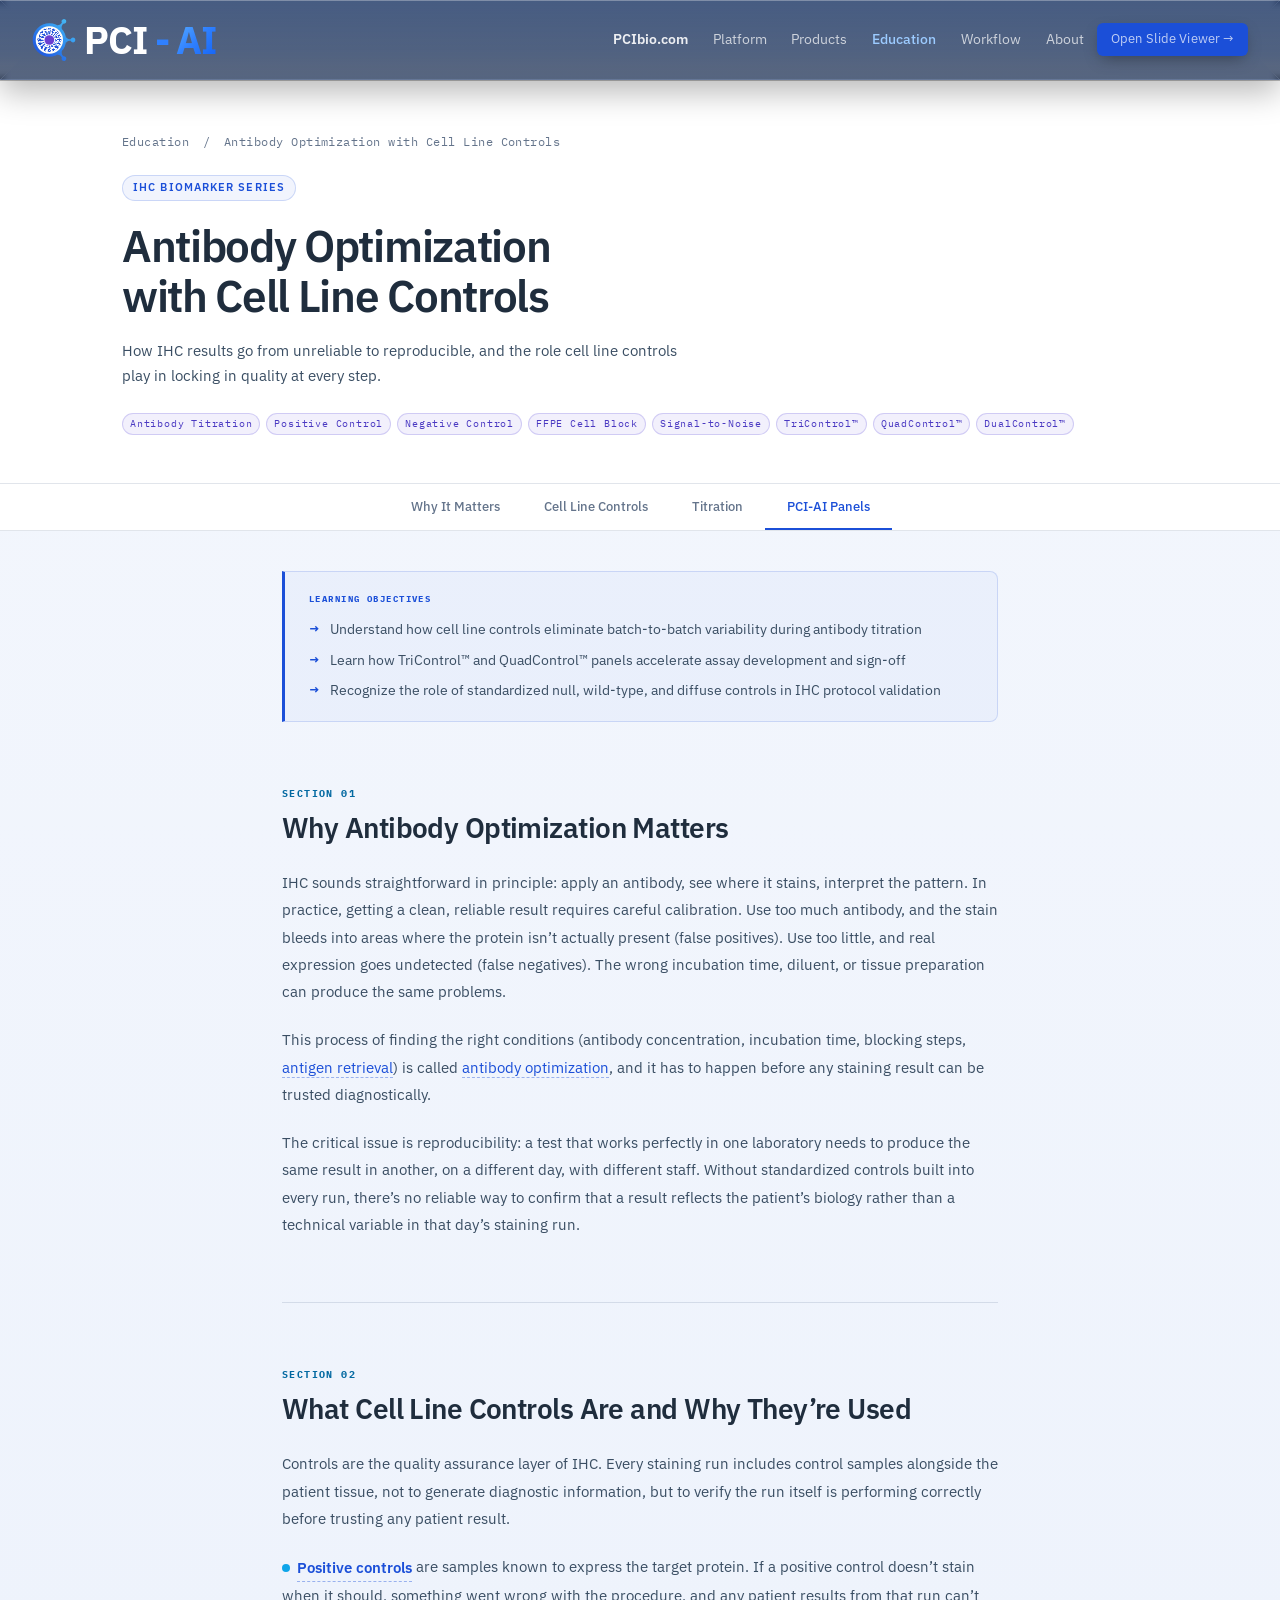
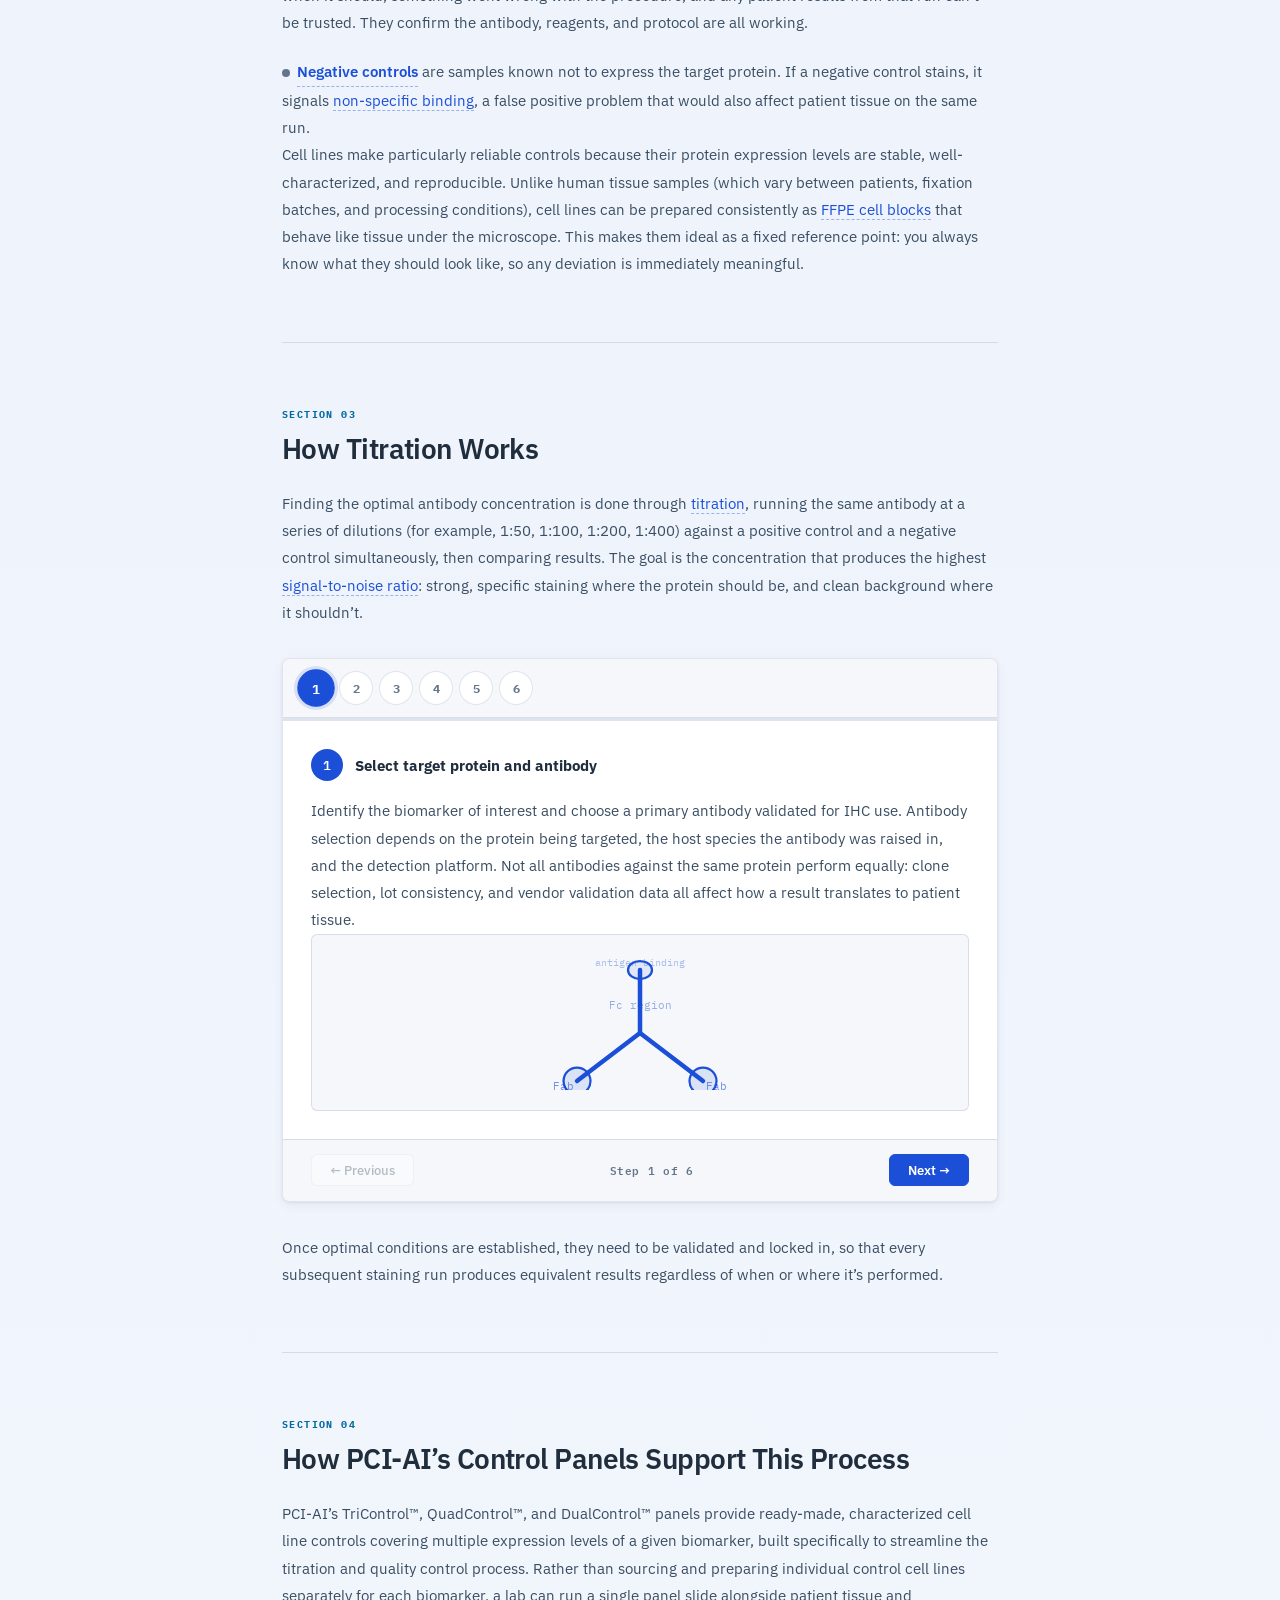
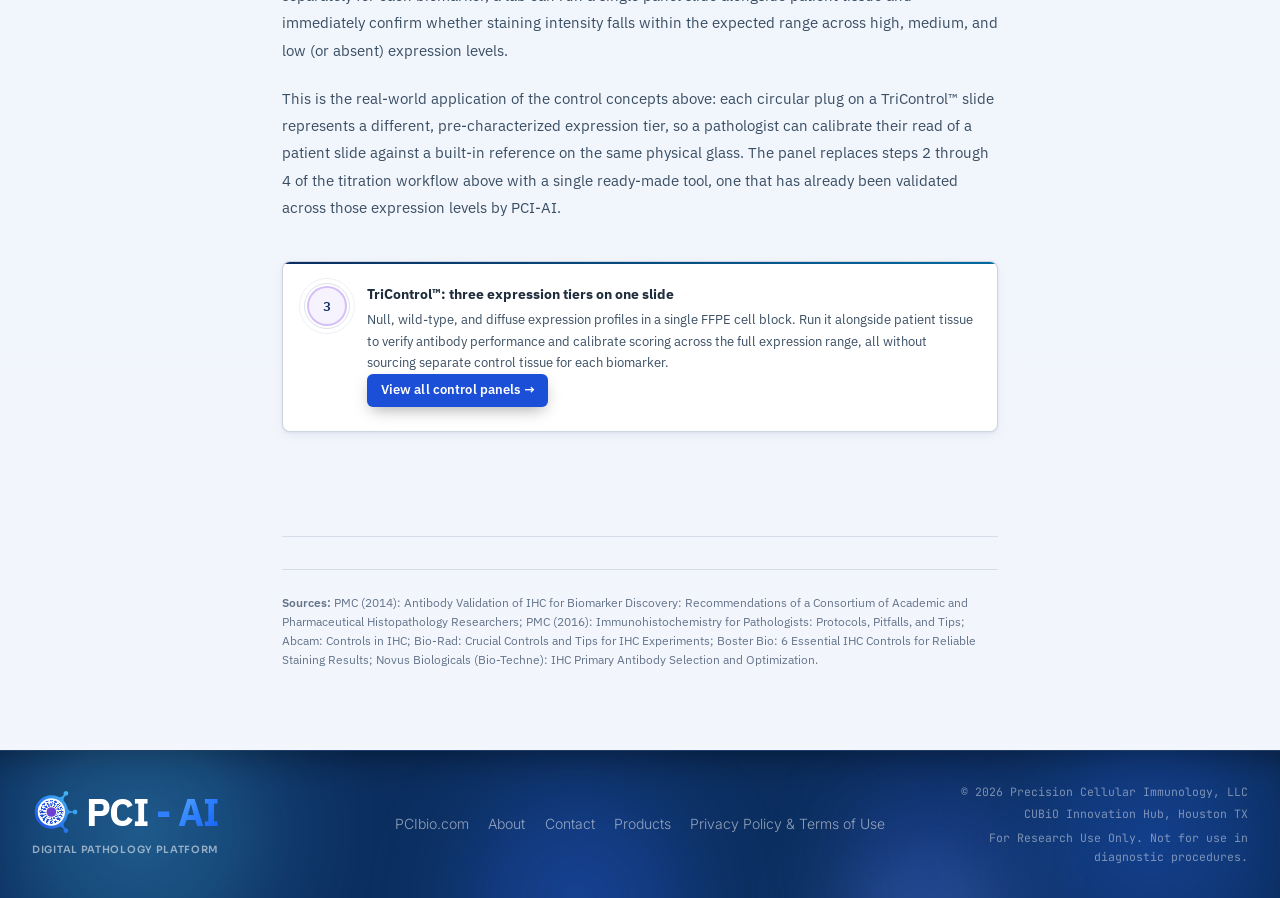
<file: education/antibody-optimization/index.html>
<!DOCTYPE html>
<html lang="en">
<head>
  <meta charset="UTF-8" />
  <script>document.documentElement.classList.add('js');if('scrollRestoration' in history&&!location.hash)history.scrollRestoration='manual';</script>
  <meta name="viewport" content="width=device-width, initial-scale=1.0"/>
  <title>Antibody Optimization · PCI-AI Education</title>
  <meta name="description" content="Use characterized cell line controls to titrate antibodies, optimize HIER and reduce batch-to-batch variability in IHC assay development.">
  <link rel="canonical" href="https://pcibio.ai/education/antibody-optimization">
  <link rel="icon" href="/static/images/pci-ai-logo.svg" type="image/svg+xml">
  <link rel="icon" href="/static/images/favicon-32.png" sizes="32x32" type="image/png">
  <link rel="apple-touch-icon" href="/apple-touch-icon.png">
  <meta name="theme-color" content="#0f1f3d">
  <meta property="og:type" content="website">
  <meta property="og:site_name" content="PCI-AI">
  <meta property="og:title" content="Antibody Optimization · PCI-AI Education">
  <meta property="og:description" content="Use characterized cell line controls to titrate antibodies, optimize HIER and reduce batch-to-batch variability in IHC assay development.">
  <meta property="og:url" content="https://pcibio.ai/education/antibody-optimization">
  <meta property="og:image" content="https://pcibio.ai/static/images/og-card.png">
  <meta name="twitter:card" content="summary_large_image">
  <link rel="preconnect" href="https://fonts.googleapis.com">
  <link rel="preconnect" href="https://fonts.gstatic.com" crossorigin>
  <link rel="stylesheet" href="/static/css/main.css?v=20261014b">
  <link rel="stylesheet" href="/static/css/education.css?v=20261014b">
  <link href="https://fonts.googleapis.com/css2?family=IBM+Plex+Sans:wght@400;500;600;700&family=IBM+Plex+Mono:wght@400;500;600&display=swap" rel="stylesheet">
</head>
<body>
  <a class="skip-link" href="#main">Skip to content</a>

  <div class="mouse-glow" id="mouseGlow"></div>

  <nav class="nav" id="nav">
    <a href="/" class="nav-logo"><img src="/static/images/pci-ai-logo.svg" class="aperture-mark" width="44" height="44" alt="">PCI<span class="logo-dot">-</span><span class="logo-accent">AI</span></a>
    <button class="nav-toggle" id="navToggle" aria-label="Open menu" aria-expanded="false" aria-controls="navLinks"><span></span><span></span><span></span></button>
    <div class="nav-links" id="navLinks">
      <a href="https://pcibio.com/" target="_blank" rel="noopener">PCIbio.com</a>
      <a href="/#features">Platform</a>
      <a href="/#products">Products</a>
      <a href="/education" style="color:var(--accent);">Education</a>
      <a href="/#workflow">Workflow</a>
      <a href="/#about">About</a>
      <a href="https://pcibio.com/viewer.html" target="_blank" rel="noopener" class="btn-primary btn-sm">Open Slide Viewer &#8594;</a>
    </div>
  </nav>

  
  <main id="main">
<div style="height:60px;"></div>

  <div style="background:var(--bg);border-bottom:1px solid var(--border);">
    <div class="edu-page-header">
      <div class="edu-breadcrumb">
        <a href="/education">Education</a>
        <span>/</span>
        Antibody Optimization with Cell Line Controls
      </div>
      <div class="section-tag" style="margin-bottom:1.25rem;">IHC Biomarker Series</div>
      <h1>Antibody Optimization<br>with Cell Line Controls</h1>
      <p class="section-sub">How IHC results go from unreliable to reproducible, and the role cell line controls play in locking in quality at every step.</p>
      <div class="edu-header-tags">
        <span class="edu-tag">Antibody Titration</span>
        <span class="edu-tag">Positive Control</span>
        <span class="edu-tag">Negative Control</span>
        <span class="edu-tag">FFPE Cell Block</span>
        <span class="edu-tag">Signal-to-Noise</span>
        <span class="edu-tag">TriControl&#8482;</span>
        <span class="edu-tag">QuadControl&#8482;</span>
        <span class="edu-tag">DualControl&#8482;</span>
      </div>
    </div>
  </div>

  <nav class="edu-subnav" id="eduSubnav">
    <a href="#s1" class="subnav-link active">Why It Matters</a>
    <a href="#s2" class="subnav-link">Cell Line Controls</a>
    <a href="#s3" class="subnav-link">Titration</a>
    <a href="#s4" class="subnav-link">PCI-AI Panels</a>
  </nav>

  <div class="edu-content">

    <div class="edu-objectives-inner reveal">
      <div class="edu-objectives-eyebrow">LEARNING OBJECTIVES</div>
      <ul class="edu-objectives-list">
        <li>Understand how cell line controls eliminate batch-to-batch variability during antibody titration</li>
        <li>Learn how TriControl&#8482; and QuadControl&#8482; panels accelerate assay development and sign-off</li>
        <li>Recognize the role of standardized null, wild-type, and diffuse controls in IHC protocol validation</li>
      </ul>
    </div>

    <!-- Section 1 -->
    <section class="edu-section" id="s1">
      <div class="edu-section-num">Section 01</div>
      <h2 class="reveal">Why Antibody Optimization Matters</h2>
      <p class="reveal">IHC sounds straightforward in principle: apply an antibody, see where it stains, interpret the pattern. In practice, getting a clean, reliable result requires careful calibration. Use too much antibody, and the stain bleeds into areas where the protein isn&#8217;t actually present (false positives). Use too little, and real expression goes undetected (false negatives). The wrong incubation time, diluent, or tissue preparation can produce the same problems.</p>
      <p class="reveal">This process of finding the right conditions (antibody concentration, incubation time, blocking steps, <span class="gloss">antigen retrieval<span class="gloss-tip">A preparatory step that &#8220;unmasks&#8221; proteins in FFPE tissue that were chemically altered during fixation, allowing the antibody to bind correctly.</span></span>) is called <span class="gloss">antibody optimization<span class="gloss-tip">The process of testing an antibody at multiple concentrations to find the optimal amount that produces clear, specific staining with minimal background noise.</span></span>, and it has to happen before any staining result can be trusted diagnostically.</p>
      <p class="reveal">The critical issue is reproducibility: a test that works perfectly in one laboratory needs to produce the same result in another, on a different day, with different staff. Without standardized controls built into every run, there&#8217;s no reliable way to confirm that a result reflects the patient&#8217;s biology rather than a technical variable in that day&#8217;s staining run.</p>
    </section>

    <!-- Section 2 -->
    <section class="edu-section" id="s2">
      <div class="edu-section-num">Section 02</div>
      <h2 class="reveal">What Cell Line Controls Are and Why They&#8217;re Used</h2>
      <p class="reveal">Controls are the quality assurance layer of IHC. Every staining run includes control samples alongside the patient tissue, not to generate diagnostic information, but to verify the run itself is performing correctly before trusting any patient result.</p>
      <div class="reveal">
        <p><span class="pattern-type"><span class="pattern-dot wildtype"></span><span class="gloss">Positive controls<span class="gloss-tip">A sample known to express the target protein, run alongside patient tissue to confirm the staining procedure worked correctly.</span></span></span> are samples known to express the target protein. If a positive control doesn&#8217;t stain when it should, something went wrong with the procedure, and any patient results from that run can&#8217;t be trusted. They confirm the antibody, reagents, and protocol are all working.</p>
        <p><span class="pattern-type"><span class="pattern-dot null"></span><span class="gloss">Negative controls<span class="gloss-tip">A sample known not to express the target protein, used to detect any false-positive or non-specific background staining.</span></span></span> are samples known not to express the target protein. If a negative control stains, it signals <span class="gloss">non-specific binding<span class="gloss-tip">When an antibody sticks to structures it wasn&#8217;t designed to target, producing misleading background staining.</span></span>, a false positive problem that would also affect patient tissue on the same run.</p>
      </div>
      <p class="reveal">Cell lines make particularly reliable controls because their protein expression levels are stable, well-characterized, and reproducible. Unlike human tissue samples (which vary between patients, fixation batches, and processing conditions), cell lines can be prepared consistently as <span class="gloss">FFPE cell blocks<span class="gloss-tip">Formalin-fixed, paraffin-embedded cells prepared the same way as patient tissue, used as a standardized control material.</span></span> that behave like tissue under the microscope. This makes them ideal as a fixed reference point: you always know what they should look like, so any deviation is immediately meaningful.</p>
    </section>

    <!-- Section 3 -->
    <section class="edu-section" id="s3">
      <div class="edu-section-num">Section 03</div>
      <h2 class="reveal">How Titration Works</h2>
      <p class="reveal">Finding the optimal antibody concentration is done through <span class="gloss">titration<span class="gloss-tip">The process of testing an antibody at multiple concentrations to find the optimal amount that produces clear, specific staining with minimal background noise.</span></span>, running the same antibody at a series of dilutions (for example, 1:50, 1:100, 1:200, 1:400) against a positive control and a negative control simultaneously, then comparing results. The goal is the concentration that produces the highest <span class="gloss">signal-to-noise ratio<span class="gloss-tip">The balance between true staining signal (where the protein is) and background noise (non-specific staining everywhere else), higher is better.</span></span>: strong, specific staining where the protein should be, and clean background where it shouldn&#8217;t.</p>

      <!-- Step progression -->
      <div class="step-progression reveal">
        <div class="step-nav" id="stepNav">
          <button class="step-num-btn active" data-step="0">1</button>
          <button class="step-num-btn" data-step="1">2</button>
          <button class="step-num-btn" data-step="2">3</button>
          <button class="step-num-btn" data-step="3">4</button>
          <button class="step-num-btn" data-step="4">5</button>
          <button class="step-num-btn" data-step="5">6</button>
        </div>
        <div class="step-progress-track"><div class="step-progress-fill" id="stepProgress" style="width:0%;"></div></div>
        <div class="step-content-area">

          <!-- Step 1 -->
          <div class="step-panel active" data-step="0">
            <div class="step-title-row">
              <div class="step-badge">1</div>
              <div class="step-title">Select target protein and antibody</div>
            </div>
            <p class="step-body">Identify the biomarker of interest and choose a primary antibody validated for IHC use. Antibody selection depends on the protein being targeted, the host species the antibody was raised in, and the detection platform. Not all antibodies against the same protein perform equally: clone selection, lot consistency, and vendor validation data all affect how a result translates to patient tissue.</p>
            <div class="step-illustration">
              <svg viewBox="0 0 160 90" class="step-svg">
                <line x1="80" y1="10" x2="80" y2="52" stroke="#1B4FD8" stroke-width="3" stroke-linecap="round"/>
                <line x1="80" y1="52" x2="38" y2="84" stroke="#1B4FD8" stroke-width="3" stroke-linecap="round"/>
                <line x1="80" y1="52" x2="122" y2="84" stroke="#1B4FD8" stroke-width="3" stroke-linecap="round"/>
                <circle cx="38" cy="84" r="9" fill="rgba(27,79,216,0.12)" stroke="#1B4FD8" stroke-width="1.5"/>
                <circle cx="122" cy="84" r="9" fill="rgba(27,79,216,0.12)" stroke="#1B4FD8" stroke-width="1.5"/>
                <ellipse cx="80" cy="10" rx="8" ry="6" fill="rgba(27,79,216,0.09)" stroke="#1B4FD8" stroke-width="1.5"/>
                <text x="80" y="36" text-anchor="middle" fill="rgba(27,79,216,0.45)" font-size="7.5" font-family="IBM Plex Mono,monospace">Fc region</text>
                <text x="29" y="90" text-anchor="middle" fill="rgba(27,79,216,0.60)" font-size="7" font-family="IBM Plex Mono,monospace">Fab</text>
                <text x="131" y="90" text-anchor="middle" fill="rgba(27,79,216,0.60)" font-size="7" font-family="IBM Plex Mono,monospace">Fab</text>
                <text x="80" y="7" text-anchor="middle" fill="rgba(27,79,216,0.35)" font-size="6.5" font-family="IBM Plex Mono,monospace">antigen binding</text>
              </svg>
            </div>
          </div>

          <!-- Step 2 -->
          <div class="step-panel" data-step="1">
            <div class="step-title-row">
              <div class="step-badge">2</div>
              <div class="step-title">Prepare positive and negative cell line controls</div>
            </div>
            <p class="step-body">Source or prepare FFPE cell blocks from cell lines with known, stable expression of the target protein (positive control) and known absence of the protein (negative control). Cell lines are preferred over patient tissue as controls because their expression levels are consistent and reproducible across preparations; you always know what they should look like, so any deviation is immediately flagged.</p>
            <div class="step-illustration">
              <svg viewBox="0 0 160 90" class="step-svg">
                <rect x="16" y="10" width="56" height="68" rx="6" fill="rgba(5,150,105,0.07)" stroke="rgba(5,150,105,0.38)" stroke-width="1.5"/>
                <text x="44" y="48" text-anchor="middle" fill="rgba(5,150,105,0.90)" font-size="26" font-weight="600">+</text>
                <text x="44" y="67" text-anchor="middle" fill="rgba(5,150,105,0.62)" font-size="7.5" font-family="IBM Plex Mono,monospace">POSITIVE</text>
                <rect x="88" y="10" width="56" height="68" rx="6" fill="rgba(100,116,139,0.07)" stroke="rgba(100,116,139,0.30)" stroke-width="1.5"/>
                <text x="116" y="48" text-anchor="middle" fill="rgba(100,116,139,0.85)" font-size="26" font-weight="600">&#8722;</text>
                <text x="116" y="67" text-anchor="middle" fill="rgba(100,116,139,0.58)" font-size="7.5" font-family="IBM Plex Mono,monospace">NEGATIVE</text>
                <text x="44" y="85" text-anchor="middle" fill="rgba(5,150,105,0.50)" font-size="6.5" font-family="IBM Plex Mono,monospace">expresses target</text>
                <text x="116" y="85" text-anchor="middle" fill="rgba(100,116,139,0.50)" font-size="6.5" font-family="IBM Plex Mono,monospace">no expression</text>
              </svg>
            </div>
          </div>

          <!-- Step 3 -->
          <div class="step-panel" data-step="2">
            <div class="step-title-row">
              <div class="step-badge">3</div>
              <div class="step-title">Run the titration series</div>
            </div>
            <p class="step-body">Run the same antibody at multiple dilutions, for example 1:50, 1:100, 1:200, and 1:400, against both the positive and negative controls simultaneously. Every concentration is stained and processed under the exact same conditions so that only the antibody concentration varies. This isolation is what makes the result interpretable.</p>
            <div class="step-illustration">
              <svg viewBox="0 0 210 100" class="step-svg">
                <!-- 1:50 - over-concentrated -->
                <text x="26" y="11" text-anchor="middle" fill="rgba(56,189,248,0.75)" font-size="6.5" font-family="IBM Plex Mono,monospace">too high</text>
                <rect x="10" y="17" width="32" height="64" rx="3" fill="rgba(239,68,68,0.05)" stroke="rgba(239,68,68,0.28)" stroke-width="1.2"/>
                <rect x="11" y="23" width="30" height="38" rx="2" fill="rgba(27,79,216,0.55)"/>
                <rect x="11" y="61" width="30" height="19" rx="2" fill="rgba(220,60,50,0.32)"/>
                <text x="26" y="93" text-anchor="middle" fill="rgba(100,116,139,0.75)" font-size="7" font-family="IBM Plex Mono,monospace">1:50</text>
                <!-- 1:100 -->
                <rect x="57" y="17" width="32" height="64" rx="3" fill="rgba(249,115,22,0.04)" stroke="rgba(249,115,22,0.25)" stroke-width="1.2"/>
                <rect x="58" y="27" width="30" height="30" rx="2" fill="rgba(27,79,216,0.50)"/>
                <rect x="58" y="57" width="30" height="23" rx="2" fill="rgba(249,115,22,0.28)"/>
                <text x="73" y="93" text-anchor="middle" fill="rgba(100,116,139,0.70)" font-size="7" font-family="IBM Plex Mono,monospace">1:100</text>
                <!-- 1:200 - OPTIMAL -->
                <text x="126" y="8" text-anchor="middle" fill="#1B4FD8" font-size="6.5" font-family="IBM Plex Mono,monospace" font-weight="600">OPTIMAL</text>
                <rect x="107" y="13" width="38" height="68" rx="4" fill="rgba(27,79,216,0.06)" stroke="#1B4FD8" stroke-width="2"/>
                <rect x="108" y="20" width="36" height="38" rx="2" fill="rgba(27,79,216,0.58)"/>
                <rect x="108" y="58" width="36" height="5" rx="2" fill="rgba(100,116,139,0.16)"/>
                <text x="126" y="95" text-anchor="middle" fill="#1B4FD8" font-size="7.5" font-family="IBM Plex Mono,monospace" font-weight="600">1:200 &#10003;</text>
                <!-- 1:400 - too dilute -->
                <text x="176" y="11" text-anchor="middle" fill="rgba(100,116,139,0.62)" font-size="6.5" font-family="IBM Plex Mono,monospace">too low</text>
                <rect x="160" y="17" width="32" height="64" rx="3" fill="rgba(100,116,139,0.04)" stroke="rgba(100,116,139,0.20)" stroke-width="1.2"/>
                <rect x="161" y="55" width="30" height="14" rx="2" fill="rgba(27,79,216,0.22)"/>
                <text x="176" y="93" text-anchor="middle" fill="rgba(100,116,139,0.62)" font-size="7" font-family="IBM Plex Mono,monospace">1:400</text>
                <!-- Legend -->
                <rect x="10" y="98" width="7" height="4" rx="1" fill="rgba(27,79,216,0.52)"/>
                <text x="20" y="102" fill="rgba(100,116,139,0.65)" font-size="6" font-family="IBM Plex Mono,monospace">Signal</text>
                <rect x="58" y="98" width="7" height="4" rx="1" fill="rgba(220,60,50,0.30)"/>
                <text x="68" y="102" fill="rgba(100,116,139,0.65)" font-size="6" font-family="IBM Plex Mono,monospace">Non-specific</text>
              </svg>
            </div>
          </div>

          <!-- Step 4 -->
          <div class="step-panel" data-step="3">
            <div class="step-title-row">
              <div class="step-badge">4</div>
              <div class="step-title">Compare signal vs. background across concentrations</div>
            </div>
            <p class="step-body">Evaluate each concentration side by side. Too concentrated: both controls stain heavily; the positive and negative look similar, making it impossible to distinguish true expression from background. Too dilute: the positive control barely stains, meaning real expression in patient tissue would be missed. The optimal concentration is the one with the highest ratio of true signal to background noise.</p>
            <div class="step-illustration">
              <svg viewBox="0 0 210 106" class="step-svg">
                <text x="105" y="10" text-anchor="middle" fill="rgba(100,116,139,0.65)" font-size="7.5" font-family="IBM Plex Mono,monospace" font-weight="600">Signal vs. Noise by Concentration</text>
                <!-- Row labels -->
                <text x="42" y="27" text-anchor="end" fill="rgba(56,189,248,0.75)" font-size="7" font-family="IBM Plex Mono,monospace">1:50</text>
                <text x="42" y="47" text-anchor="end" fill="rgba(100,116,139,0.70)" font-size="7" font-family="IBM Plex Mono,monospace">1:100</text>
                <text x="42" y="67" text-anchor="end" fill="#1B4FD8" font-size="7" font-family="IBM Plex Mono,monospace" font-weight="600">1:200</text>
                <text x="42" y="87" text-anchor="end" fill="rgba(100,116,139,0.60)" font-size="7" font-family="IBM Plex Mono,monospace">1:400</text>
                <!-- Signal bars (blue) -->
                <rect x="45" y="19" width="92" height="11" rx="2" fill="rgba(27,79,216,0.52)"/>
                <rect x="45" y="39" width="78" height="11" rx="2" fill="rgba(27,79,216,0.46)"/>
                <rect x="45" y="59" width="90" height="11" rx="2" fill="rgba(27,79,216,0.65)"/>
                <rect x="45" y="79" width="42" height="11" rx="2" fill="rgba(27,79,216,0.28)"/>
                <!-- Noise bars (red/orange) stacked -->
                <rect x="137" y="19" width="46" height="11" rx="2" fill="rgba(220,50,40,0.36)"/>
                <rect x="123" y="39" width="26" height="11" rx="2" fill="rgba(249,115,22,0.30)"/>
                <rect x="135" y="59" width="5" height="11" rx="2" fill="rgba(100,116,139,0.18)"/>
                <rect x="87" y="79" width="3" height="11" rx="2" fill="rgba(100,116,139,0.14)"/>
                <!-- Optimal highlight -->
                <rect x="43" y="56" width="101" height="17" rx="3" fill="none" stroke="#1B4FD8" stroke-width="1.5" stroke-dasharray="4,3"/>
                <text x="148" y="67" fill="#1B4FD8" font-size="7" font-family="IBM Plex Mono,monospace" font-weight="600">&#8592; optimal</text>
                <!-- Legend -->
                <rect x="45" y="97" width="8" height="5" rx="1" fill="rgba(27,79,216,0.52)"/>
                <text x="56" y="102" fill="rgba(100,116,139,0.65)" font-size="6.5" font-family="IBM Plex Mono,monospace">Signal</text>
                <rect x="100" y="97" width="8" height="5" rx="1" fill="rgba(220,50,40,0.34)"/>
                <text x="111" y="102" fill="rgba(100,116,139,0.65)" font-size="6.5" font-family="IBM Plex Mono,monospace">Non-specific noise</text>
              </svg>
            </div>
          </div>

          <!-- Step 5 -->
          <div class="step-panel" data-step="4">
            <div class="step-title-row">
              <div class="step-badge">5</div>
              <div class="step-title">Lock in the optimal working concentration</div>
            </div>
            <p class="step-body">Once the optimal concentration is identified (the dilution that gives the clearest distinction between positive and negative controls), it&#8217;s validated and locked in as the standard working concentration for that antibody on that platform. From this point forward, all patient staining runs for that biomarker use this concentration. Any future change requires re-validation.</p>
            <div class="step-illustration">
              <svg viewBox="0 0 200 90" class="step-svg">
                <!-- Padlock body -->
                <rect x="78" y="44" width="44" height="34" rx="6" fill="rgba(5,150,105,0.09)" stroke="rgba(5,150,105,0.38)" stroke-width="2"/>
                <!-- Padlock shackle -->
                <path d="M 88,44 L 88,32 Q 88,20 100,20 Q 112,20 112,32 L 112,44" fill="none" stroke="rgba(5,150,105,0.38)" stroke-width="2.5" stroke-linecap="round"/>
                <!-- Keyhole -->
                <circle cx="100" cy="60" r="5" fill="rgba(5,150,105,0.28)" stroke="rgba(5,150,105,0.50)" stroke-width="1.5"/>
                <rect x="98" y="60" width="4" height="8" rx="1" fill="rgba(5,150,105,0.28)"/>
                <!-- Label -->
                <text x="100" y="14" text-anchor="middle" fill="rgba(5,150,105,0.60)" font-size="7" font-family="IBM Plex Mono,monospace">Working concentration</text>
                <text x="100" y="89" text-anchor="middle" fill="rgba(5,150,105,0.70)" font-size="8" font-family="IBM Plex Mono,monospace" font-weight="600">Conditions locked in &#10003;</text>
                <!-- Left checkmarks -->
                <text x="28" y="48" text-anchor="middle" fill="rgba(5,150,105,0.55)" font-size="10">&#10003;</text>
                <text x="28" y="62" text-anchor="middle" fill="rgba(5,150,105,0.55)" font-size="10">&#10003;</text>
                <text x="28" y="76" text-anchor="middle" fill="rgba(5,150,105,0.55)" font-size="10">&#10003;</text>
                <text x="54" y="48" fill="rgba(5,150,105,0.50)" font-size="6.5" font-family="IBM Plex Mono,monospace">Antibody conc.</text>
                <text x="54" y="62" fill="rgba(5,150,105,0.50)" font-size="6.5" font-family="IBM Plex Mono,monospace">Incubation time</text>
                <text x="54" y="76" fill="rgba(5,150,105,0.50)" font-size="6.5" font-family="IBM Plex Mono,monospace">Antigen retrieval</text>
              </svg>
            </div>
          </div>

          <!-- Step 6 -->
          <div class="step-panel" data-step="5">
            <div class="step-title-row">
              <div class="step-badge">6</div>
              <div class="step-title">Run controls on every subsequent patient staining run</div>
            </div>
            <p class="step-body">Optimization doesn&#8217;t end once conditions are set. Cell line controls must be run alongside patient tissue on every staining batch, indefinitely. A control that stains correctly on Tuesday doesn&#8217;t guarantee the same on Friday; reagents degrade, instruments drift, technicians vary. Controls are the mechanism that catches these shifts before they reach a patient report.</p>
            <div class="step-illustration">
              <svg viewBox="0 0 200 90" class="step-svg">
                <!-- Patient slide box -->
                <rect x="8" y="28" width="46" height="34" rx="5" fill="rgba(27,79,216,0.07)" stroke="rgba(27,79,216,0.28)" stroke-width="1.5"/>
                <text x="31" y="44" text-anchor="middle" fill="rgba(27,79,216,0.72)" font-size="6.5" font-family="IBM Plex Mono,monospace" font-weight="600">Patient</text>
                <text x="31" y="55" text-anchor="middle" fill="rgba(27,79,216,0.72)" font-size="6.5" font-family="IBM Plex Mono,monospace">slide</text>
                <!-- Arrow 1-->
                <line x1="54" y1="45" x2="70" y2="45" stroke="rgba(100,116,139,0.35)" stroke-width="1.5"/>
                <polygon points="70,41 76,45 70,49" fill="rgba(100,116,139,0.45)"/>
                <!-- Controls box -->
                <rect x="76" y="28" width="48" height="34" rx="5" fill="rgba(56,189,248,0.07)" stroke="rgba(56,189,248,0.28)" stroke-width="1.5"/>
                <text x="100" y="43" text-anchor="middle" fill="rgba(56,189,248,0.75)" font-size="6.5" font-family="IBM Plex Mono,monospace" font-weight="600">Controls</text>
                <text x="100" y="54" text-anchor="middle" fill="rgba(56,189,248,0.75)" font-size="6.5" font-family="IBM Plex Mono,monospace">verified</text>
                <!-- Arrow 2 -->
                <line x1="124" y1="45" x2="140" y2="45" stroke="rgba(100,116,139,0.35)" stroke-width="1.5"/>
                <polygon points="140,41 146,45 140,49" fill="rgba(100,116,139,0.45)"/>
                <!-- Pass/Fail box -->
                <rect x="146" y="28" width="46" height="34" rx="5" fill="rgba(5,150,105,0.07)" stroke="rgba(5,150,105,0.30)" stroke-width="1.5"/>
                <text x="169" y="43" text-anchor="middle" fill="rgba(5,150,105,0.80)" font-size="6.5" font-family="IBM Plex Mono,monospace" font-weight="600">Report</text>
                <text x="169" y="54" text-anchor="middle" fill="rgba(5,150,105,0.80)" font-size="6.5" font-family="IBM Plex Mono,monospace">issued &#10003;</text>
                <!-- Cycle arrow -->
                <path d="M 169,62 Q 169,78 100,78 Q 31,78 31,62" fill="none" stroke="rgba(100,116,139,0.25)" stroke-width="1.5" stroke-dasharray="5,3"/>
                <polygon points="31,57 27,64 35,64" fill="rgba(100,116,139,0.35)"/>
                <text x="100" y="89" text-anchor="middle" fill="rgba(100,116,139,0.50)" font-size="6.5" font-family="IBM Plex Mono,monospace">every staining run</text>
              </svg>
            </div>
          </div>

        </div><!-- /.step-content-area -->
        <div class="step-controls">
          <button class="step-btn" id="stepPrev" disabled>&#8592; Previous</button>
          <span class="step-counter" id="stepCounter">Step 1 of 6</span>
          <button class="step-btn primary" id="stepNext">Next &#8594;</button>
        </div>
      </div><!-- /.step-progression -->

      <p class="reveal" style="margin-top:1.75rem;">Once optimal conditions are established, they need to be validated and locked in, so that every subsequent staining run produces equivalent results regardless of when or where it&#8217;s performed.</p>
    </section>

    <!-- Section 4 -->
    <section class="edu-section" id="s4">
      <div class="edu-section-num">Section 04</div>
      <h2 class="reveal">How PCI-AI&#8217;s Control Panels Support This Process</h2>
      <p class="reveal">PCI-AI&#8217;s TriControl&#8482;, QuadControl&#8482;, and DualControl&#8482; panels provide ready-made, characterized cell line controls covering multiple expression levels of a given biomarker, built specifically to streamline the titration and quality control process. Rather than sourcing and preparing individual control cell lines separately for each biomarker, a lab can run a single panel slide alongside patient tissue and immediately confirm whether staining intensity falls within the expected range across high, medium, and low (or absent) expression levels.</p>
      <p class="reveal">This is the real-world application of the control concepts above: each circular plug on a TriControl&#8482; slide represents a different, pre-characterized expression tier, so a pathologist can calibrate their read of a patient slide against a built-in reference on the same physical glass. The panel replaces steps 2 through 4 of the titration workflow above with a single ready-made tool, one that has already been validated across those expression levels by PCI-AI.</p>

      <div class="tricontrol-callout reveal">
        <div class="product-circle" style="background:rgba(124,58,237,0.06);border-color:rgba(124,58,237,0.28);color:var(--hematoxylin);">3</div>
        <div class="tricontrol-body">
          <h4>TriControl&#8482;: three expression tiers on one slide</h4>
          <p>Null, wild-type, and diffuse expression profiles in a single FFPE cell block. Run it alongside patient tissue to verify antibody performance and calibrate scoring across the full expression range, all without sourcing separate control tissue for each biomarker.</p>
          <a href="https://pcibio.com/controls.html" target="_blank" rel="noopener" class="btn-primary btn-sm">View all control panels &#8594;</a>
        </div>
      </div>
    </section>

    <div class="edu-citations">
      <strong>Sources:</strong> PMC (2014): Antibody Validation of IHC for Biomarker Discovery: Recommendations of a Consortium of Academic and Pharmaceutical Histopathology Researchers; PMC (2016): Immunohistochemistry for Pathologists: Protocols, Pitfalls, and Tips; Abcam: Controls in IHC; Bio-Rad: Crucial Controls and Tips for IHC Experiments; Boster Bio: 6 Essential IHC Controls for Reliable Staining Results; Novus Biologicals (Bio-Techne): IHC Primary Antibody Selection and Optimization.
    </div>

  </div><!-- /.edu-content -->

  </main>

  <footer class="footer">
    <div class="lava" aria-hidden="true"><span></span><span></span><span></span><span></span><span></span></div>
    <div class="footer-inner">
      <div class="footer-brand">
        <a href="/" class="nav-logo"><img src="/static/images/pci-ai-logo.svg" class="aperture-mark" width="44" height="44" alt="">PCI<span class="logo-dot">-</span><span class="logo-accent">AI</span></a>
        <div class="footer-tagline">Digital Pathology Platform</div>
      </div>
      <div class="footer-links">
        <a href="https://pcibio.com/" target="_blank" rel="noopener">PCIbio.com</a>
        <a href="https://pcibio.com/about.html" target="_blank" rel="noopener">About</a>
        <a href="https://pcibio.com/contact.html" target="_blank" rel="noopener">Contact</a>
        <a href="https://pcibio.com/products.html" target="_blank" rel="noopener">Products</a>
        <a href="/privacy">Privacy Policy &amp; Terms of Use</a>
      </div>
      <div class="footer-right">
        <span class="footer-copy">&#169; 2026 Precision Cellular Immunology, LLC</span>
        <div class="footer-location"><span>CUBiO Innovation Hub</span>, Houston TX</div>
        <p class="footer-ruo">For Research Use Only. Not for use in diagnostic procedures.</p>
      </div>
    </div>
  </footer>

  <script>
    const mouseGlow = document.getElementById('mouseGlow');
    let gx = 0, gy = 0, gq = false;
    document.addEventListener('mousemove', e => {
      gx = e.clientX; gy = e.clientY;
      if (!gq) { gq = true; requestAnimationFrame(function () { gq = false; mouseGlow.style.transform = 'translate3d(' + (gx - 200) + 'px,' + (gy - 200) + 'px,0)'; }); }
    });
    const nav = document.getElementById('nav');
    window.addEventListener('scroll', () => {
      nav.classList.toggle('scrolled', window.scrollY > 40);
    }, { passive: true });
    document.querySelectorAll('a[href^="#"]').forEach(a => {
      a.addEventListener('click', e => {
        const target = document.querySelector(a.getAttribute('href'));
        if (target) { e.preventDefault(); window.scrollTo({ top: target.getBoundingClientRect().top + window.scrollY - 120, behavior: 'smooth' }); }
      });
    });
    const revealObs = new IntersectionObserver(entries => {
      entries.forEach(e => { if (e.isIntersecting) e.target.classList.add('visible'); });
    }, { threshold: 0.08, rootMargin: '0px 0px -40px 0px' });
    document.querySelectorAll('.reveal').forEach(el => revealObs.observe(el));
    const sectionObs = new IntersectionObserver(entries => {
      entries.forEach(entry => {
        if (!entry.isIntersecting) return;
        document.querySelectorAll('.subnav-link').forEach(l => l.classList.remove('active'));
        const link = document.querySelector('.subnav-link[href="#' + entry.target.id + '"]');
        if (link) link.classList.add('active');
      });
    }, { rootMargin: '-15% 0px -75% 0px' });
    ['s1','s2','s3','s4'].forEach(id => { const el = document.getElementById(id); if (el) sectionObs.observe(el); });

    /* ── Step progression ──────────────────────────────────── */
    let currentStep = 0;
    const TOTAL = 6;

    function goToStep(n) {
      n = Math.max(0, Math.min(TOTAL - 1, n));
      document.querySelectorAll('.step-panel').forEach((p, i) => p.classList.toggle('active', i === n));
      document.querySelectorAll('.step-num-btn').forEach((b, i) => {
        b.classList.toggle('active', i === n);
        b.classList.toggle('completed', i < n);
      });
      const pct = n === 0 ? 0 : Math.round((n / (TOTAL - 1)) * 100);
      document.getElementById('stepProgress').style.width = pct + '%';
      document.getElementById('stepCounter').textContent = 'Step ' + (n + 1) + ' of ' + TOTAL;
      document.getElementById('stepPrev').disabled = n === 0;
      const nextBtn = document.getElementById('stepNext');
      if (n === TOTAL - 1) {
        nextBtn.textContent = 'Done ✓';
        nextBtn.classList.remove('primary');
        nextBtn.disabled = true;
      } else {
        nextBtn.textContent = 'Next →';
        nextBtn.classList.add('primary');
        nextBtn.disabled = false;
      }
      currentStep = n;
    }

    document.getElementById('stepPrev').addEventListener('click', () => goToStep(currentStep - 1));
    document.getElementById('stepNext').addEventListener('click', () => goToStep(currentStep + 1));
    document.querySelectorAll('.step-num-btn').forEach((btn, i) => btn.addEventListener('click', () => goToStep(i)));
  </script>
  <script>
    (function () {
      var t = document.getElementById('navToggle'), n = document.getElementById('nav');
      if (!t || !n) return;
      t.addEventListener('click', function () {
        var open = n.classList.toggle('nav-open');
        t.setAttribute('aria-expanded', open);
        t.setAttribute('aria-label', open ? 'Close menu' : 'Open menu');
      });
      n.querySelectorAll('.nav-links a').forEach(function (a) {
        a.addEventListener('click', function () { n.classList.remove('nav-open'); t.setAttribute('aria-expanded', 'false'); });
      });
    })();
  </script>
  <script src="/static/js/liquid-glass.js?v=20261014b" defer></script>
</body>
</html>
</file>
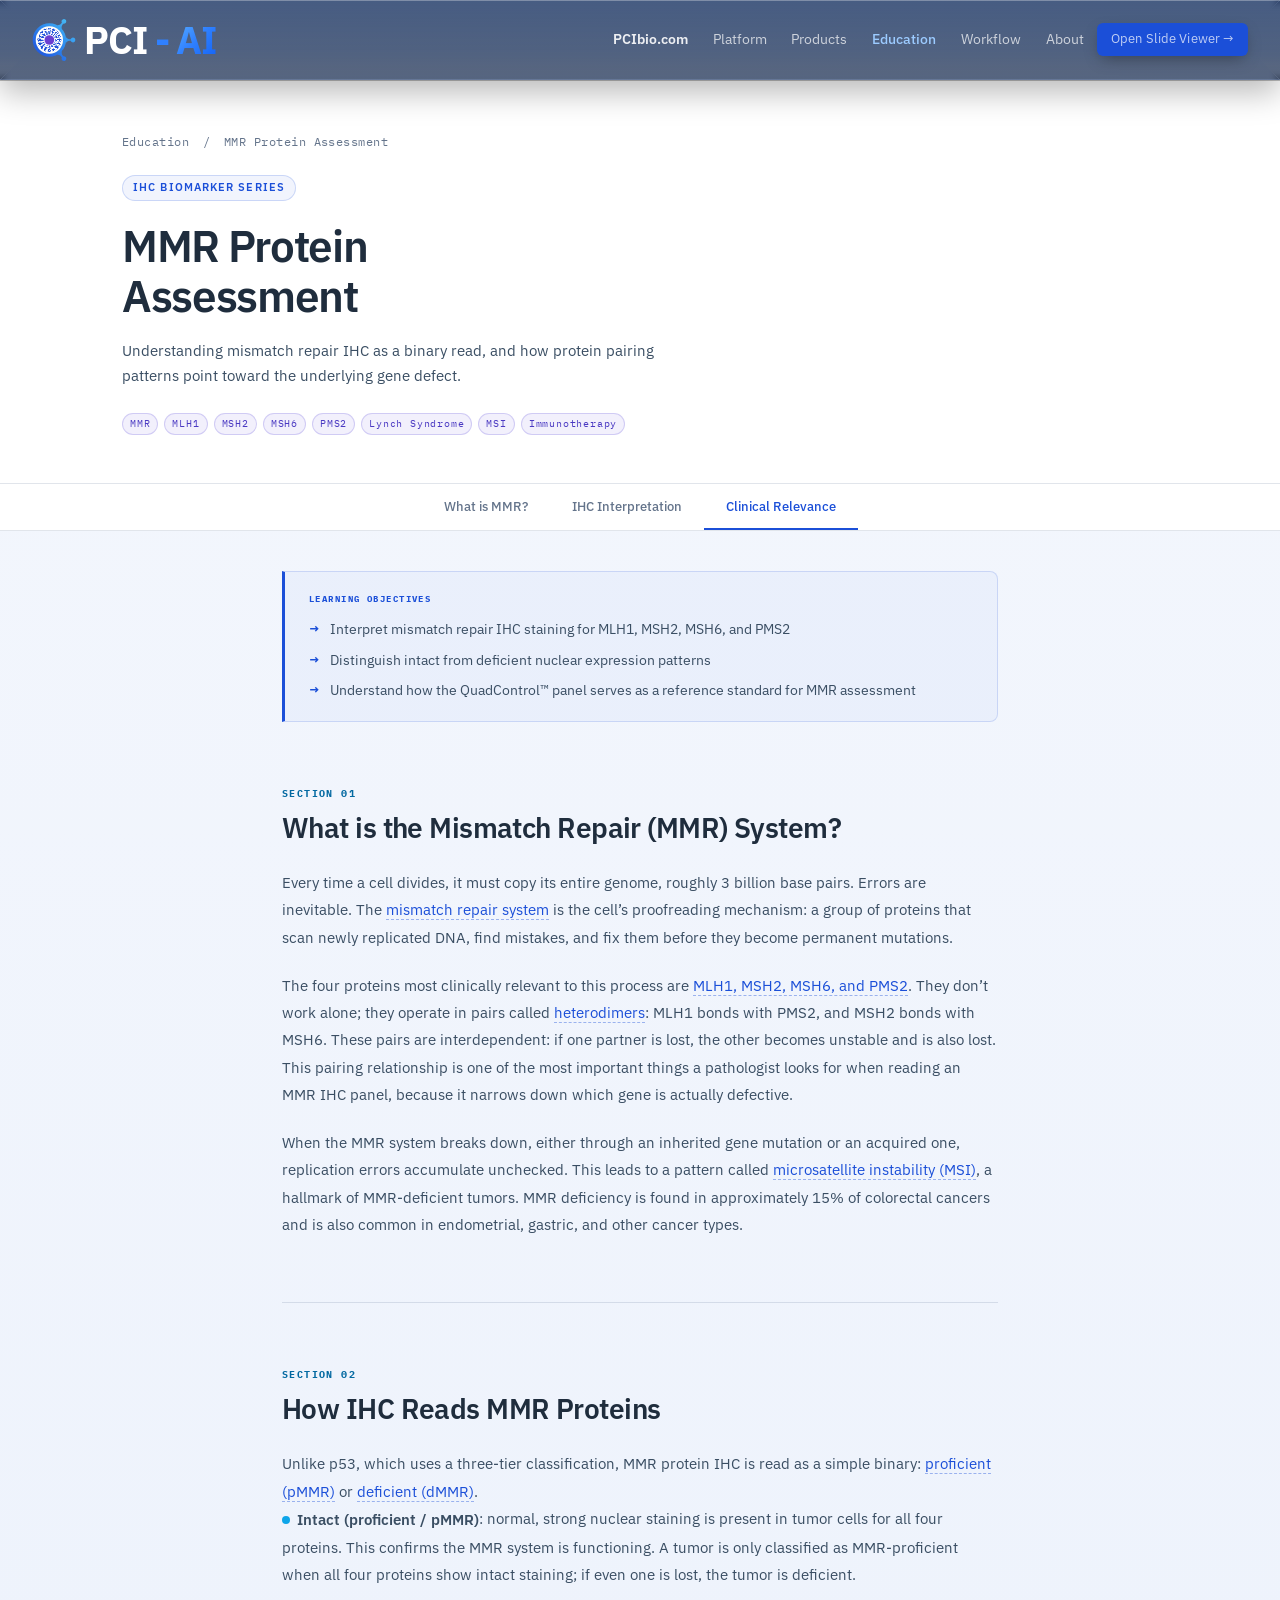
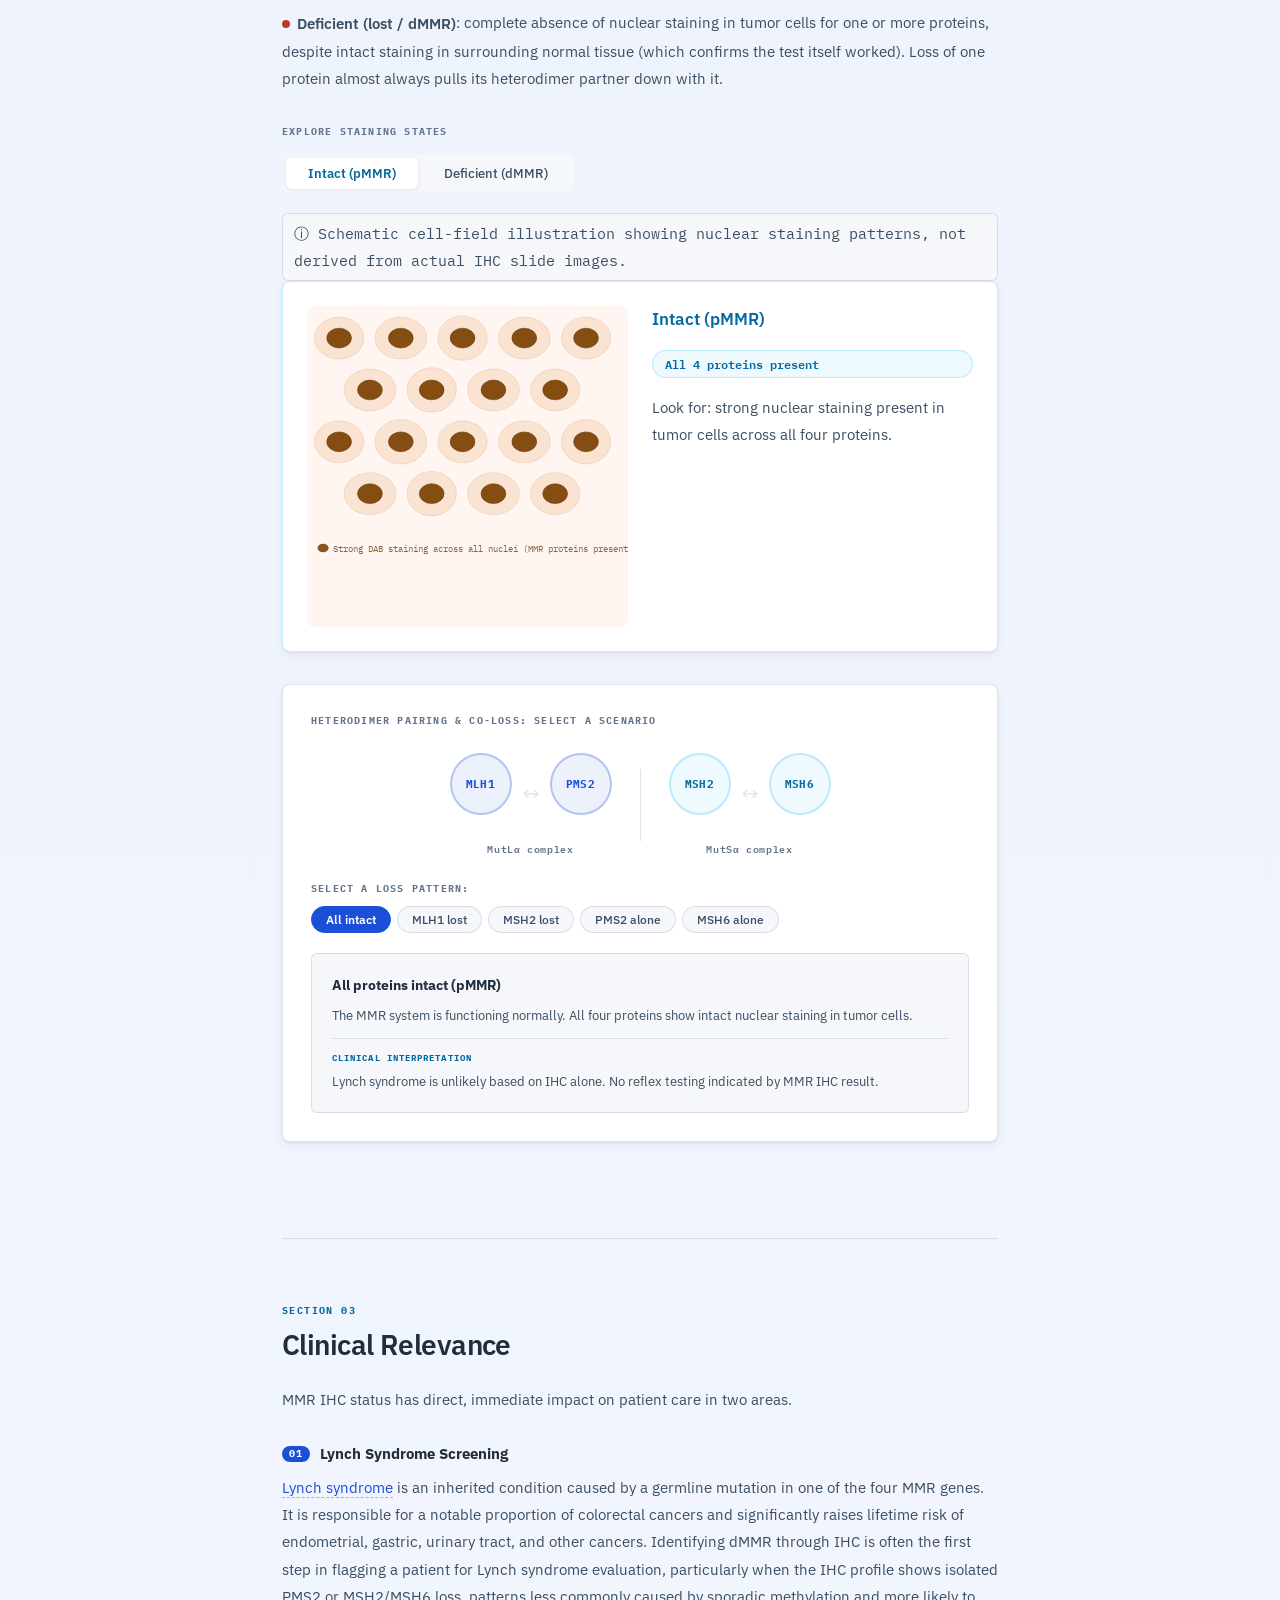
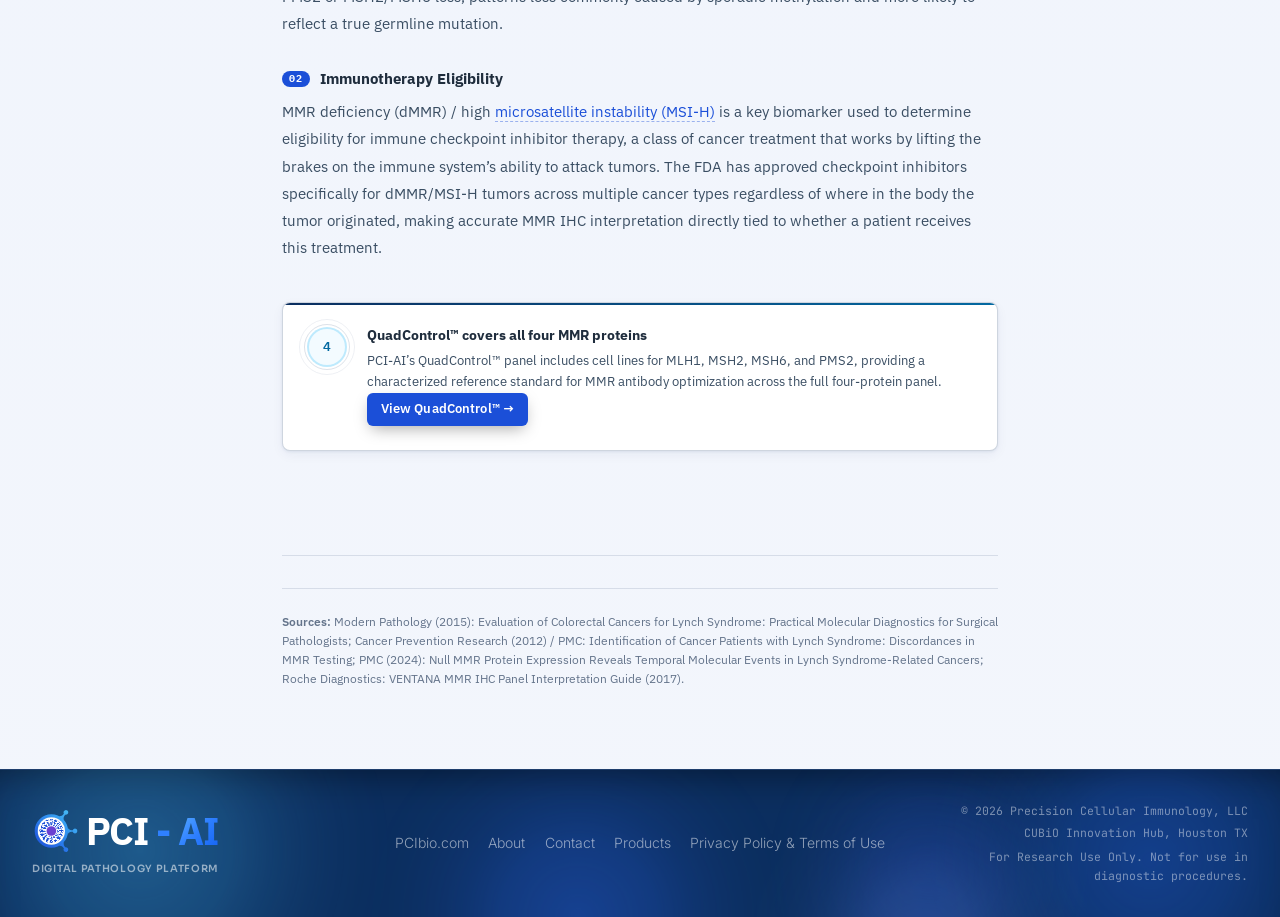
<file: education/mmr-assessment/index.html>
<!DOCTYPE html>
<html lang="en">
<head>
  <meta charset="UTF-8" />
  <script>document.documentElement.classList.add('js');if('scrollRestoration' in history&&!location.hash)history.scrollRestoration='manual';</script>
  <meta name="viewport" content="width=device-width, initial-scale=1.0"/>
  <title>MMR Protein Assessment · PCI-AI Education</title>
  <meta name="description" content="Interpret mismatch repair IHC for MLH1, MSH2, MSH6 and PMS2: intact vs. deficient nuclear expression, with QuadControl reference standards.">
  <link rel="canonical" href="https://pcibio.ai/education/mmr-assessment">
  <link rel="icon" href="/static/images/pci-ai-logo.svg" type="image/svg+xml">
  <link rel="icon" href="/static/images/favicon-32.png" sizes="32x32" type="image/png">
  <link rel="apple-touch-icon" href="/apple-touch-icon.png">
  <meta name="theme-color" content="#0f1f3d">
  <meta property="og:type" content="website">
  <meta property="og:site_name" content="PCI-AI">
  <meta property="og:title" content="MMR Protein Assessment · PCI-AI Education">
  <meta property="og:description" content="Interpret mismatch repair IHC for MLH1, MSH2, MSH6 and PMS2: intact vs. deficient nuclear expression, with QuadControl reference standards.">
  <meta property="og:url" content="https://pcibio.ai/education/mmr-assessment">
  <meta property="og:image" content="https://pcibio.ai/static/images/og-card.png">
  <meta name="twitter:card" content="summary_large_image">
  <link rel="preconnect" href="https://fonts.googleapis.com">
  <link rel="preconnect" href="https://fonts.gstatic.com" crossorigin>
  <link rel="stylesheet" href="/static/css/main.css?v=20261014b">
  <link rel="stylesheet" href="/static/css/education.css?v=20261014b">
  <link href="https://fonts.googleapis.com/css2?family=IBM+Plex+Sans:wght@400;500;600;700&family=IBM+Plex+Mono:wght@400;500;600&display=swap" rel="stylesheet">
</head>
<body>
  <a class="skip-link" href="#main">Skip to content</a>

  <div class="mouse-glow" id="mouseGlow"></div>

  <!-- Nav -->
  <nav class="nav" id="nav">
    <a href="/" class="nav-logo"><img src="/static/images/pci-ai-logo.svg" class="aperture-mark" width="44" height="44" alt="">PCI<span class="logo-dot">-</span><span class="logo-accent">AI</span></a>
    <button class="nav-toggle" id="navToggle" aria-label="Open menu" aria-expanded="false" aria-controls="navLinks"><span></span><span></span><span></span></button>
    <div class="nav-links" id="navLinks">
      <a href="https://pcibio.com/" target="_blank" rel="noopener">PCIbio.com</a>
      <a href="/#features">Platform</a>
      <a href="/#products">Products</a>
      <a href="/education" style="color:var(--accent);">Education</a>
      <a href="/#workflow">Workflow</a>
      <a href="/#about">About</a>
      <a href="https://pcibio.com/viewer.html" target="_blank" rel="noopener" class="btn-primary btn-sm">Open Slide Viewer &#8594;</a>
    </div>
  </nav>

  
  <main id="main">
<div style="height:60px;"></div>

  <!-- Page header -->
  <div style="background:var(--bg);border-bottom:1px solid var(--border);">
    <div class="edu-page-header">
      <div class="edu-breadcrumb">
        <a href="/education">Education</a>
        <span>/</span>
        MMR Protein Assessment
      </div>
      <div class="section-tag section-tag-teal" style="margin-bottom:1.25rem;">IHC Biomarker Series</div>
      <h1>MMR Protein<br>Assessment</h1>
      <p class="section-sub">Understanding mismatch repair IHC as a binary read, and how protein pairing patterns point toward the underlying gene defect.</p>
      <div class="edu-header-tags">
        <span class="edu-tag">MMR</span>
        <span class="edu-tag">MLH1</span>
        <span class="edu-tag">MSH2</span>
        <span class="edu-tag">MSH6</span>
        <span class="edu-tag">PMS2</span>
        <span class="edu-tag">Lynch Syndrome</span>
        <span class="edu-tag">MSI</span>
        <span class="edu-tag">Immunotherapy</span>
      </div>
    </div>
  </div>

  <!-- Sticky subnav -->
  <nav class="edu-subnav" id="eduSubnav">
    <a href="#s1" class="subnav-link active">What is MMR?</a>
    <a href="#s2" class="subnav-link">IHC Interpretation</a>
    <a href="#s3" class="subnav-link">Clinical Relevance</a>
  </nav>

  <div class="edu-content">

    <div class="edu-objectives-inner reveal">
      <div class="edu-objectives-eyebrow">LEARNING OBJECTIVES</div>
      <ul class="edu-objectives-list">
        <li>Interpret mismatch repair IHC staining for MLH1, MSH2, MSH6, and PMS2</li>
        <li>Distinguish intact from deficient nuclear expression patterns</li>
        <li>Understand how the QuadControl&#8482; panel serves as a reference standard for MMR assessment</li>
      </ul>
    </div>

    <!-- Section 1 -->
    <section class="edu-section" id="s1">
      <div class="edu-section-num">Section 01</div>
      <h2 class="reveal">What is the Mismatch Repair (MMR) System?</h2>
      <p class="reveal">Every time a cell divides, it must copy its entire genome, roughly 3 billion base pairs. Errors are inevitable. The <span class="gloss">mismatch repair system<span class="gloss-tip">A system of proteins that detect and fix errors introduced during DNA replication.</span></span> is the cell&#8217;s proofreading mechanism: a group of proteins that scan newly replicated DNA, find mistakes, and fix them before they become permanent mutations.</p>
      <p class="reveal">The four proteins most clinically relevant to this process are <span class="gloss">MLH1, MSH2, MSH6, and PMS2<span class="gloss-tip">The four MMR proteins tested by IHC. Each is the product of a specific gene in the MMR pathway.</span></span>. They don&#8217;t work alone; they operate in pairs called <span class="gloss">heterodimers<span class="gloss-tip">A pair of two different proteins that work together as a functional unit. MLH1 pairs with PMS2; MSH2 pairs with MSH6.</span></span>: MLH1 bonds with PMS2, and MSH2 bonds with MSH6. These pairs are interdependent: if one partner is lost, the other becomes unstable and is also lost. This pairing relationship is one of the most important things a pathologist looks for when reading an MMR IHC panel, because it narrows down which gene is actually defective.</p>
      <p class="reveal">When the MMR system breaks down, either through an inherited gene mutation or an acquired one, replication errors accumulate unchecked. This leads to a pattern called <span class="gloss">microsatellite instability (MSI)<span class="gloss-tip">A pattern of DNA replication errors that accumulates when the MMR system is not functioning, a hallmark of dMMR tumors.</span></span>, a hallmark of MMR-deficient tumors. MMR deficiency is found in approximately 15% of colorectal cancers and is also common in endometrial, gastric, and other cancer types.</p>
    </section>

    <!-- Section 2 -->
    <section class="edu-section" id="s2">
      <div class="edu-section-num">Section 02</div>
      <h2 class="reveal">How IHC Reads MMR Proteins</h2>
      <p class="reveal">Unlike p53, which uses a three-tier classification, MMR protein IHC is read as a simple binary: <span class="gloss">proficient (pMMR)<span class="gloss-tip">All four MMR proteins show intact nuclear staining; the repair system is functioning normally.</span></span> or <span class="gloss">deficient (dMMR)<span class="gloss-tip">One or more MMR proteins show complete loss of nuclear staining; the repair system has broken down.</span></span>.</p>

      <!-- Written descriptions -->
      <div class="reveal">
        <p><span class="pattern-type"><span class="pattern-dot wildtype"></span>Intact (proficient / pMMR)</span>: normal, strong nuclear staining is present in tumor cells for all four proteins. This confirms the MMR system is functioning. A tumor is only classified as MMR-proficient when all four proteins show intact staining; if even one is lost, the tumor is deficient.</p>
        <p><span class="pattern-type"><span class="pattern-dot diffuse"></span>Deficient (lost / dMMR)</span>: complete absence of nuclear staining in tumor cells for one or more proteins, despite intact staining in surrounding normal tissue (which confirms the test itself worked). Loss of one protein almost always pulls its heterodimer partner down with it.</p>
      </div>

      <!-- Binary toggle -->
      <div class="pattern-toggle reveal">
        <div class="pattern-toggle-label">Explore staining states</div>
        <div class="pattern-tabs">
          <button class="ptab active" data-pattern="intact">Intact (pMMR)</button>
          <button class="ptab" data-pattern="deficient">Deficient (dMMR)</button>
        </div>
        <p class="color-note">&#9432; Schematic cell-field illustration showing nuclear staining patterns, not derived from actual IHC slide images.</p>
        <div class="pattern-panel state-intact" id="patternPanel">
          <div class="pattern-img-wrap">
            <div class="stain-svg-wrap" id="stainView"></div>
          </div>
          <div class="pattern-info">
            <div class="pattern-name" id="patternName">Intact (pMMR)</div>
            <div class="mmr-status" id="mmrStatus">All 4 proteins present</div>
            <p class="pattern-desc" id="patternDesc">Look for: strong nuclear staining present in tumor cells across all four proteins.</p>
          </div>
        </div>
      </div>

      <!-- Interactive heterodimer diagram -->
      <div class="mmr-diagram-v2 reveal">
        <div class="mmr-diagram-title">Heterodimer pairing &amp; co-loss: select a scenario</div>

        <!-- Protein nodes -->
        <div class="mmr-nodes-row">
          <div class="mmr-pair-wrap">
            <div class="mmr-nodes-pair">
              <div class="mmr-node" id="node-mlh1" data-protein="mlh1">
                <div class="mmr-node-inner">MLH1</div>
                <div class="mmr-node-badge" id="badge-mlh1"></div>
              </div>
              <div class="mmr-bond" id="bond-1">&#8596;</div>
              <div class="mmr-node" id="node-pms2" data-protein="pms2">
                <div class="mmr-node-inner">PMS2</div>
                <div class="mmr-node-badge" id="badge-pms2"></div>
              </div>
            </div>
            <div class="mmr-complex-name">MutL&alpha; complex</div>
          </div>

          <div class="mmr-pairs-divider"></div>

          <div class="mmr-pair-wrap">
            <div class="mmr-nodes-pair">
              <div class="mmr-node" id="node-msh2" data-protein="msh2">
                <div class="mmr-node-inner">MSH2</div>
                <div class="mmr-node-badge" id="badge-msh2"></div>
              </div>
              <div class="mmr-bond" id="bond-2">&#8596;</div>
              <div class="mmr-node" id="node-msh6" data-protein="msh6">
                <div class="mmr-node-inner">MSH6</div>
                <div class="mmr-node-badge" id="badge-msh6"></div>
              </div>
            </div>
            <div class="mmr-complex-name">MutS&alpha; complex</div>
          </div>
        </div>

        <!-- Scenario buttons -->
        <div class="mmr-scenario-selector">
          <div class="mmr-scenario-selector-label">Select a loss pattern:</div>
          <div class="mmr-scenario-btns">
            <button class="mmr-scenario-btn active" data-scenario="none">All intact</button>
            <button class="mmr-scenario-btn" data-scenario="mlh1">MLH1 lost</button>
            <button class="mmr-scenario-btn" data-scenario="msh2">MSH2 lost</button>
            <button class="mmr-scenario-btn" data-scenario="pms2">PMS2 alone</button>
            <button class="mmr-scenario-btn" data-scenario="msh6">MSH6 alone</button>
          </div>
        </div>

        <!-- Explanation panel -->
        <div class="mmr-scenario-panel" id="mmrScenarioPanel">
          <div class="mmr-scenario-headline" id="scenarioHeadline">All proteins intact (pMMR)</div>
          <div class="mmr-scenario-pattern" id="scenarioPattern">The MMR system is functioning normally. All four proteins show intact nuclear staining in tumor cells.</div>
          <div class="mmr-scenario-mechanism" id="scenarioMechanism" style="display:none;"></div>
          <div class="mmr-scenario-clinical">
            <div class="mmr-scenario-clinical-label">Clinical interpretation</div>
            <span id="scenarioClinicalText">Lynch syndrome is unlikely based on IHC alone. No reflex testing indicated by MMR IHC result.</span>
          </div>
        </div>
      </div>
    </section>

    <!-- Section 3 -->
    <section class="edu-section" id="s3">
      <div class="edu-section-num">Section 03</div>
      <h2 class="reveal">Clinical Relevance</h2>
      <p class="reveal">MMR IHC status has direct, immediate impact on patient care in two areas.</p>

      <div class="reveal">
        <h3 class="edu-subsection-head"><span class="edu-subsection-num">01</span> Lynch Syndrome Screening</h3>
        <p><span class="gloss">Lynch syndrome<span class="gloss-tip">A hereditary condition caused by a germline mutation in one of the four MMR genes, significantly increasing lifetime cancer risk.</span></span> is an inherited condition caused by a germline mutation in one of the four MMR genes. It is responsible for a notable proportion of colorectal cancers and significantly raises lifetime risk of endometrial, gastric, urinary tract, and other cancers. Identifying dMMR through IHC is often the first step in flagging a patient for Lynch syndrome evaluation, particularly when the IHC profile shows isolated PMS2 or MSH2/MSH6 loss, patterns less commonly caused by sporadic methylation and more likely to reflect a true germline mutation.</p>
      </div>

      <div class="reveal">
        <h3 class="edu-subsection-head"><span class="edu-subsection-num">02</span> Immunotherapy Eligibility</h3>
        <p>MMR deficiency (dMMR) / high <span class="gloss">microsatellite instability (MSI-H)<span class="gloss-tip">A pattern of DNA replication errors that accumulates when the MMR system is not functioning, a hallmark of dMMR tumors.</span></span> is a key biomarker used to determine eligibility for immune checkpoint inhibitor therapy, a class of cancer treatment that works by lifting the brakes on the immune system&#8217;s ability to attack tumors. The FDA has approved checkpoint inhibitors specifically for dMMR/MSI-H tumors across multiple cancer types regardless of where in the body the tumor originated, making accurate MMR IHC interpretation directly tied to whether a patient receives this treatment.</p>
      </div>

      <!-- QuadControl callout -->
      <div class="tricontrol-callout reveal">
        <div class="product-circle" style="background:rgba(56,189,248,0.06);border-color:rgba(56,189,248,0.28);color:var(--teal);">4</div>
        <div class="tricontrol-body">
          <h4>QuadControl&#8482; covers all four MMR proteins</h4>
          <p>PCI-AI&#8217;s QuadControl&#8482; panel includes cell lines for MLH1, MSH2, MSH6, and PMS2, providing a characterized reference standard for MMR antibody optimization across the full four-protein panel.</p>
          <a href="https://pcibio.com/controls.html" target="_blank" rel="noopener" class="btn-primary btn-sm">View QuadControl&#8482; &#8594;</a>
        </div>
      </div>
    </section>

    <!-- Citations -->
    <div class="edu-citations">
      <strong>Sources:</strong> Modern Pathology (2015): Evaluation of Colorectal Cancers for Lynch Syndrome: Practical Molecular Diagnostics for Surgical Pathologists; Cancer Prevention Research (2012) / PMC: Identification of Cancer Patients with Lynch Syndrome: Discordances in MMR Testing; PMC (2024): Null MMR Protein Expression Reveals Temporal Molecular Events in Lynch Syndrome-Related Cancers; Roche Diagnostics: VENTANA MMR IHC Panel Interpretation Guide (2017).
    </div>

  </div><!-- /.edu-content -->

  <!-- Footer -->
  </main>

  <footer class="footer">
    <div class="lava" aria-hidden="true"><span></span><span></span><span></span><span></span><span></span></div>
    <div class="footer-inner">
      <div class="footer-brand">
        <a href="/" class="nav-logo"><img src="/static/images/pci-ai-logo.svg" class="aperture-mark" width="44" height="44" alt="">PCI<span class="logo-dot">-</span><span class="logo-accent">AI</span></a>
        <div class="footer-tagline">Digital Pathology Platform</div>
      </div>
      <div class="footer-links">
        <a href="https://pcibio.com/" target="_blank" rel="noopener">PCIbio.com</a>
        <a href="https://pcibio.com/about.html" target="_blank" rel="noopener">About</a>
        <a href="https://pcibio.com/contact.html" target="_blank" rel="noopener">Contact</a>
        <a href="https://pcibio.com/products.html" target="_blank" rel="noopener">Products</a>
        <a href="/privacy">Privacy Policy &amp; Terms of Use</a>
      </div>
      <div class="footer-right">
        <span class="footer-copy">&#169; 2026 Precision Cellular Immunology, LLC</span>
        <div class="footer-location"><span>CUBiO Innovation Hub</span>, Houston TX</div>
        <p class="footer-ruo">For Research Use Only. Not for use in diagnostic procedures.</p>
      </div>
    </div>
  </footer>

  <script>
    const mouseGlow = document.getElementById('mouseGlow');
    let gx = 0, gy = 0, gq = false;
    document.addEventListener('mousemove', e => {
      gx = e.clientX; gy = e.clientY;
      if (!gq) { gq = true; requestAnimationFrame(function () { gq = false; mouseGlow.style.transform = 'translate3d(' + (gx - 200) + 'px,' + (gy - 200) + 'px,0)'; }); }
    });

    const nav = document.getElementById('nav');
    window.addEventListener('scroll', () => {
      nav.classList.toggle('scrolled', window.scrollY > 40);
    }, { passive: true });

    document.querySelectorAll('a[href^="#"]').forEach(a => {
      a.addEventListener('click', e => {
        const target = document.querySelector(a.getAttribute('href'));
        if (target) {
          e.preventDefault();
          const top = target.getBoundingClientRect().top + window.scrollY - 120;
          window.scrollTo({ top, behavior: 'smooth' });
        }
      });
    });

    const revealObs = new IntersectionObserver(entries => {
      entries.forEach(e => { if (e.isIntersecting) e.target.classList.add('visible'); });
    }, { threshold: 0.08, rootMargin: '0px 0px -40px 0px' });
    document.querySelectorAll('.reveal').forEach(el => revealObs.observe(el));

    const sectionObs = new IntersectionObserver(entries => {
      entries.forEach(entry => {
        if (!entry.isIntersecting) return;
        document.querySelectorAll('.subnav-link').forEach(l => l.classList.remove('active'));
        const link = document.querySelector('.subnav-link[href="#' + entry.target.id + '"]');
        if (link) link.classList.add('active');
      });
    }, { rootMargin: '-15% 0px -75% 0px' });
    ['s1','s2','s3'].forEach(id => {
      const el = document.getElementById(id);
      if (el) sectionObs.observe(el);
    });

    /* ── Staining SVG builder ──────────────────────────────── */
    function buildStainSVG(state) {
      const isIntact = state === 'intact';
      const tumor = [
        [26,26,20,17],[76,26,21,17],[126,26,20,18],[176,26,21,17],[226,26,20,17],
        [51,68,21,17],[101,68,20,18],[151,68,21,17],[201,68,20,17],
        [26,110,20,17],[76,110,21,18],[126,110,20,17],[176,110,21,17],[226,110,20,18],
        [51,152,21,17],[101,152,20,18],[151,152,21,17],[201,152,20,17],
      ];
      const normal = [[26,222,13,10],[73,222,12,10],[120,222,13,10],[167,222,12,10],[214,222,13,10]];
      const bg        = isIntact ? '#FFF6F2' : '#F6F2FF';
      const cellFill  = isIntact ? 'rgba(243,195,158,0.38)' : 'rgba(205,195,228,0.35)';
      const cellStroke= isIntact ? 'rgba(160,90,40,0.14)' : 'rgba(130,110,170,0.14)';
      const nucFill   = isIntact ? '#7B3F00' : '#B5A2C6';
      const nucStroke = isIntact ? '#562B00' : '#8E78A0';
      const cells = tumor.map(([cx,cy,rx,ry]) =>
        `<ellipse cx="${cx}" cy="${cy}" rx="${rx}" ry="${ry}" fill="${cellFill}" stroke="${cellStroke}" stroke-width="0.8"/>` +
        `<ellipse cx="${cx}" cy="${cy}" rx="${Math.round(rx*0.49)}" ry="${Math.round(ry*0.47)}" fill="${nucFill}" stroke="${nucStroke}" stroke-width="0.5" opacity="0.91"/>`).join('');
      let extra = '';
      if (!isIntact) {
        const nc = normal.map(([cx,cy,rx,ry]) =>
          `<ellipse cx="${cx}" cy="${cy}" rx="${rx}" ry="${ry}" fill="rgba(243,195,158,0.38)" stroke="rgba(160,90,40,0.14)" stroke-width="0.8"/>` +
          `<ellipse cx="${cx}" cy="${cy}" rx="${Math.round(rx*0.53)}" ry="${Math.round(ry*0.5)}" fill="#7B3F00" stroke="#562B00" stroke-width="0.5" opacity="0.88"/>`).join('');
        extra = `<line x1="8" y1="184" x2="252" y2="184" stroke="rgba(100,70,170,0.18)" stroke-width="1" stroke-dasharray="5,4"/>`
          + `<text x="8" y="198" fill="#9580B8" font-size="7.5" font-family="IBM Plex Mono,monospace" font-weight="600" letter-spacing="0.07em">NORMAL TISSUE · INTERNAL CONTROL</text>`
          + nc
          + `<g transform="translate(8,243)">`
          + `<ellipse cx="5" cy="4" rx="4.5" ry="3.5" fill="#B5A2C6" opacity="0.9"/><text x="13" y="7.5" fill="#9580B8" font-size="7" font-family="IBM Plex Mono,monospace">Tumor nuclei (no staining, MMR protein absent)</text>`
          + `<ellipse cx="5" cy="16" rx="4.5" ry="3.5" fill="#7B3F00" opacity="0.88"/><text x="13" y="19.5" fill="#8B6540" font-size="7" font-family="IBM Plex Mono,monospace">Normal tissue nuclei (DAB stained, internal control)</text>`
          + `</g>`;
      } else {
        extra = `<g transform="translate(8,192)">`
          + `<ellipse cx="5" cy="4" rx="4.5" ry="3.5" fill="#7B3F00" opacity="0.88"/>`
          + `<text x="13" y="7.5" fill="#8B6540" font-size="7.5" font-family="IBM Plex Mono,monospace">Strong DAB staining across all nuclei (MMR proteins present)</text>`
          + `</g>`;
      }
      return `<svg viewBox="0 0 260 260" xmlns="http://www.w3.org/2000/svg"><rect width="260" height="260" fill="${bg}" rx="6"/>${cells}${extra}</svg>`;
    }

    /* ── Binary toggle ─────────────────────────────────────── */
    const toggleData = {
      intact:    { name:'Intact (pMMR)',    status:'All 4 proteins present',    desc:'Look for: strong nuclear staining present in tumor cells across all four proteins.' },
      deficient: { name:'Deficient (dMMR)', status:'One or more proteins lost',  desc:'Look for: complete absence of nuclear staining in tumor cells, while surrounding normal tissue remains stained.' },
    };
    const panel     = document.getElementById('patternPanel');
    const stainView = document.getElementById('stainView');
    const pName     = document.getElementById('patternName');
    const mmrStatus = document.getElementById('mmrStatus');
    const descEl    = document.getElementById('patternDesc');

    stainView.innerHTML = buildStainSVG('intact');

    document.querySelectorAll('.ptab').forEach(btn => {
      btn.addEventListener('click', function() {
        document.querySelectorAll('.ptab').forEach(b => b.classList.remove('active'));
        this.classList.add('active');
        const key  = this.dataset.pattern;
        const data = toggleData[key];
        panel.className = 'pattern-panel state-' + key;
        stainView.style.opacity = '0';
        setTimeout(() => { stainView.innerHTML = buildStainSVG(key); stainView.style.opacity = '1'; }, 180);
        stainView.style.transition = 'opacity 0.18s';
        pName.textContent     = data.name;
        mmrStatus.textContent = data.status;
        descEl.classList.remove('pattern-anim');
        void descEl.offsetWidth;
        descEl.textContent = data.desc;
        descEl.classList.add('pattern-anim');
      });
    });

    /* ── Interactive pairing diagram ───────────────────────── */
    const scenarioData = {
      none: {
        lost:[], coLost:[], bonds:[],
        headline: 'All proteins intact (pMMR)',
        pattern:  'The MMR system is functioning normally. All four proteins show intact nuclear staining in tumor cells.',
        mechanism: '',
        clinical: 'Lynch syndrome is unlikely based on IHC alone. No reflex testing indicated by MMR IHC result.',
      },
      mlh1: {
        lost:['mlh1'], coLost:['pms2'], bonds:['bond-1'],
        headline: 'MLH1 + PMS2 lost → MLH1 defect',
        pattern:  'Loss of MLH1 destabilizes PMS2, its obligate binding partner in the MutLα complex, causing both proteins to appear absent on IHC.',
        mechanism: 'MLH1 is required for PMS2 stability. Without MLH1, PMS2 has no binding partner, becomes unstable, and is rapidly degraded. Because MLH1 drives this cascade, the IHC pattern points upstream to MLH1 as the gene of interest.',
        clinical: 'Most common dMMR pattern in colorectal cancer. In sporadic tumors: somatic MLH1 promoter methylation. In Lynch syndrome: germline MLH1 mutation. Reflex BRAF V600E and MLH1 methylation analysis help distinguish sporadic from hereditary.',
      },
      msh2: {
        lost:['msh2'], coLost:['msh6'], bonds:['bond-2'],
        headline: 'MSH2 + MSH6 lost → MSH2 defect',
        pattern:  'Loss of MSH2 destabilizes MSH6, its binding partner in the MutSα complex, causing both proteins to appear absent on IHC.',
        mechanism: 'MSH2 and MSH6 form MutSα, which recognizes single base mismatches and short insertion/deletion loops. Without MSH2, MSH6 cannot maintain stability and is degraded. MSH2 is the driver; MSH6 loss is a consequence.',
        clinical: 'Sporadic MSH2 promoter methylation is rare, making this pattern a strong indicator of Lynch syndrome (germline MSH2 mutation). Germline testing is strongly indicated. MSH2 Lynch carriers carry significant lifetime risk across multiple cancer types.',
      },
      pms2: {
        lost:['pms2'], coLost:[], bonds:['bond-1'],
        headline: 'PMS2 lost alone → Primary PMS2 defect',
        pattern:  'PMS2 is absent while MLH1 remains intact. The bond appears broken on the PMS2 side only; MLH1 survives because it can pair with alternate partners.',
        mechanism: 'Unlike PMS2, MLH1 is not dependent on a single partner for stability. MLH1 can also bind PMS1 and MLH3. This flexibility allows MLH1 to remain intact even when PMS2 is lost, distinguishing a primary PMS2 defect from an MLH1 defect.',
        clinical: 'Isolated PMS2 loss strongly suggests a germline PMS2 mutation (Lynch syndrome), since sporadic PMS2 methylation is uncommon. Germline testing for PMS2 is strongly indicated.',
      },
      msh6: {
        lost:['msh6'], coLost:[], bonds:['bond-2'],
        headline: 'MSH6 lost alone → Primary MSH6 defect',
        pattern:  'MSH6 is absent while MSH2 remains intact. MSH2 survives because it can form an alternate complex (MutSβ) with MSH3.',
        mechanism: 'MSH2 can partner with MSH3 to form MutSβ, which handles larger insertion/deletion loops. This alternate pairing maintains MSH2 protein stability even without MSH6, explaining why MSH2 appears intact on IHC when MSH6 alone is lost.',
        clinical: 'Isolated MSH6 loss typically indicates a germline MSH6 mutation (Lynch syndrome). Associated with elevated endometrial cancer risk. May show a milder MSI phenotype due to MSH3 compensation. Germline testing is indicated.',
      },
    };

    function applyScenario(key) {
      const s = scenarioData[key];
      ['mlh1','pms2','msh2','msh6'].forEach(p => {
        document.getElementById('node-'+p).classList.remove('lost','co-lost');
        document.getElementById('badge-'+p).textContent = '';
      });
      ['bond-1','bond-2'].forEach(b => document.getElementById(b).classList.remove('broken'));
      s.lost.forEach(p => { document.getElementById('node-'+p).classList.add('lost'); document.getElementById('badge-'+p).textContent = 'lost'; });
      s.coLost.forEach(p => { document.getElementById('node-'+p).classList.add('co-lost'); document.getElementById('badge-'+p).textContent = 'co-lost'; });
      s.bonds.forEach(b => document.getElementById(b).classList.add('broken'));
      const sp = document.getElementById('mmrScenarioPanel');
      sp.classList.toggle('scenario-active', key !== 'none');
      document.getElementById('scenarioHeadline').textContent  = s.headline;
      document.getElementById('scenarioPattern').textContent   = s.pattern;
      const mech = document.getElementById('scenarioMechanism');
      mech.textContent   = s.mechanism;
      mech.style.display = s.mechanism ? 'block' : 'none';
      document.getElementById('scenarioClinicalText').textContent = s.clinical;
      document.querySelectorAll('.mmr-scenario-btn').forEach(b => b.classList.remove('active','loss-btn'));
      const ab = document.querySelector('.mmr-scenario-btn[data-scenario="'+key+'"]');
      ab.classList.add('active');
      if (key !== 'none') ab.classList.add('loss-btn');
    }

    document.querySelectorAll('.mmr-scenario-btn').forEach(btn => {
      btn.addEventListener('click', () => applyScenario(btn.dataset.scenario));
    });
  </script>
  <script>
    (function () {
      var t = document.getElementById('navToggle'), n = document.getElementById('nav');
      if (!t || !n) return;
      t.addEventListener('click', function () {
        var open = n.classList.toggle('nav-open');
        t.setAttribute('aria-expanded', open);
        t.setAttribute('aria-label', open ? 'Close menu' : 'Open menu');
      });
      n.querySelectorAll('.nav-links a').forEach(function (a) {
        a.addEventListener('click', function () { n.classList.remove('nav-open'); t.setAttribute('aria-expanded', 'false'); });
      });
    })();
  </script>
  <script src="/static/js/liquid-glass.js?v=20261014b" defer></script>
</body>
</html>
</file>
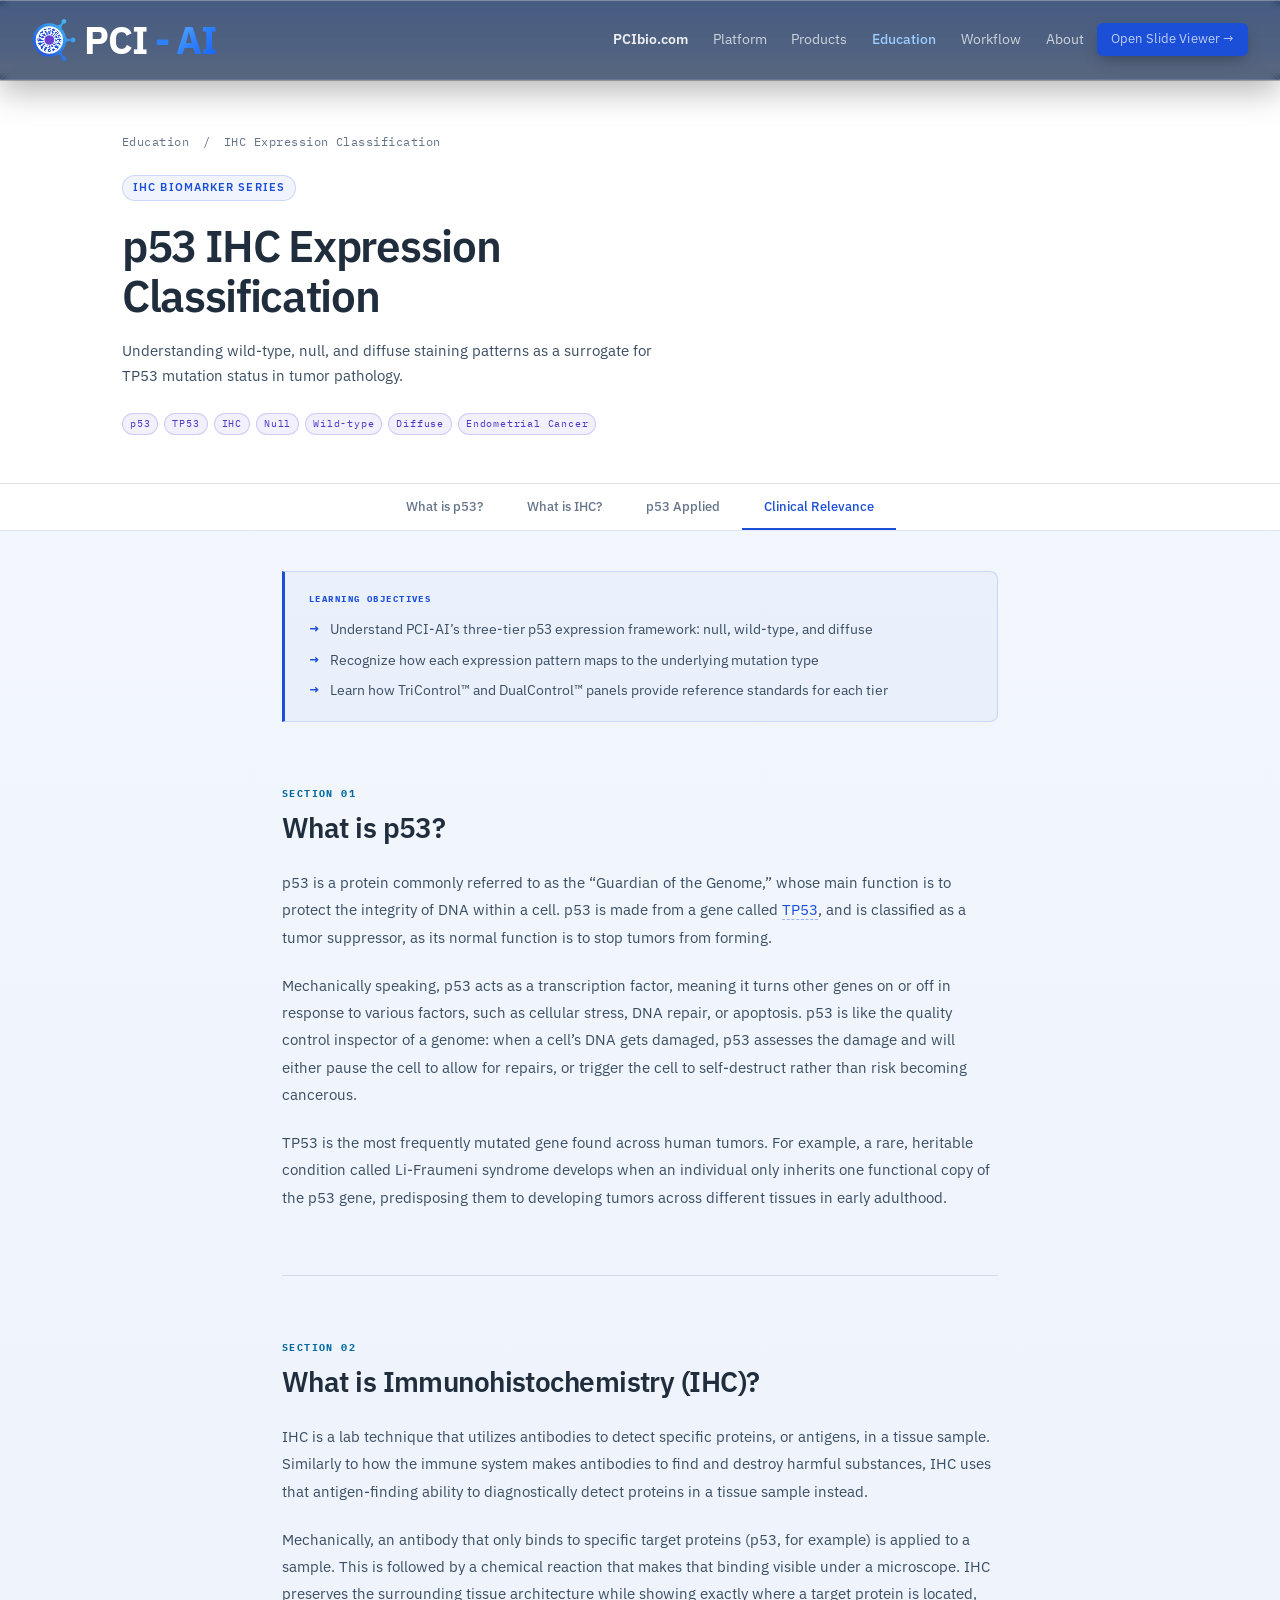
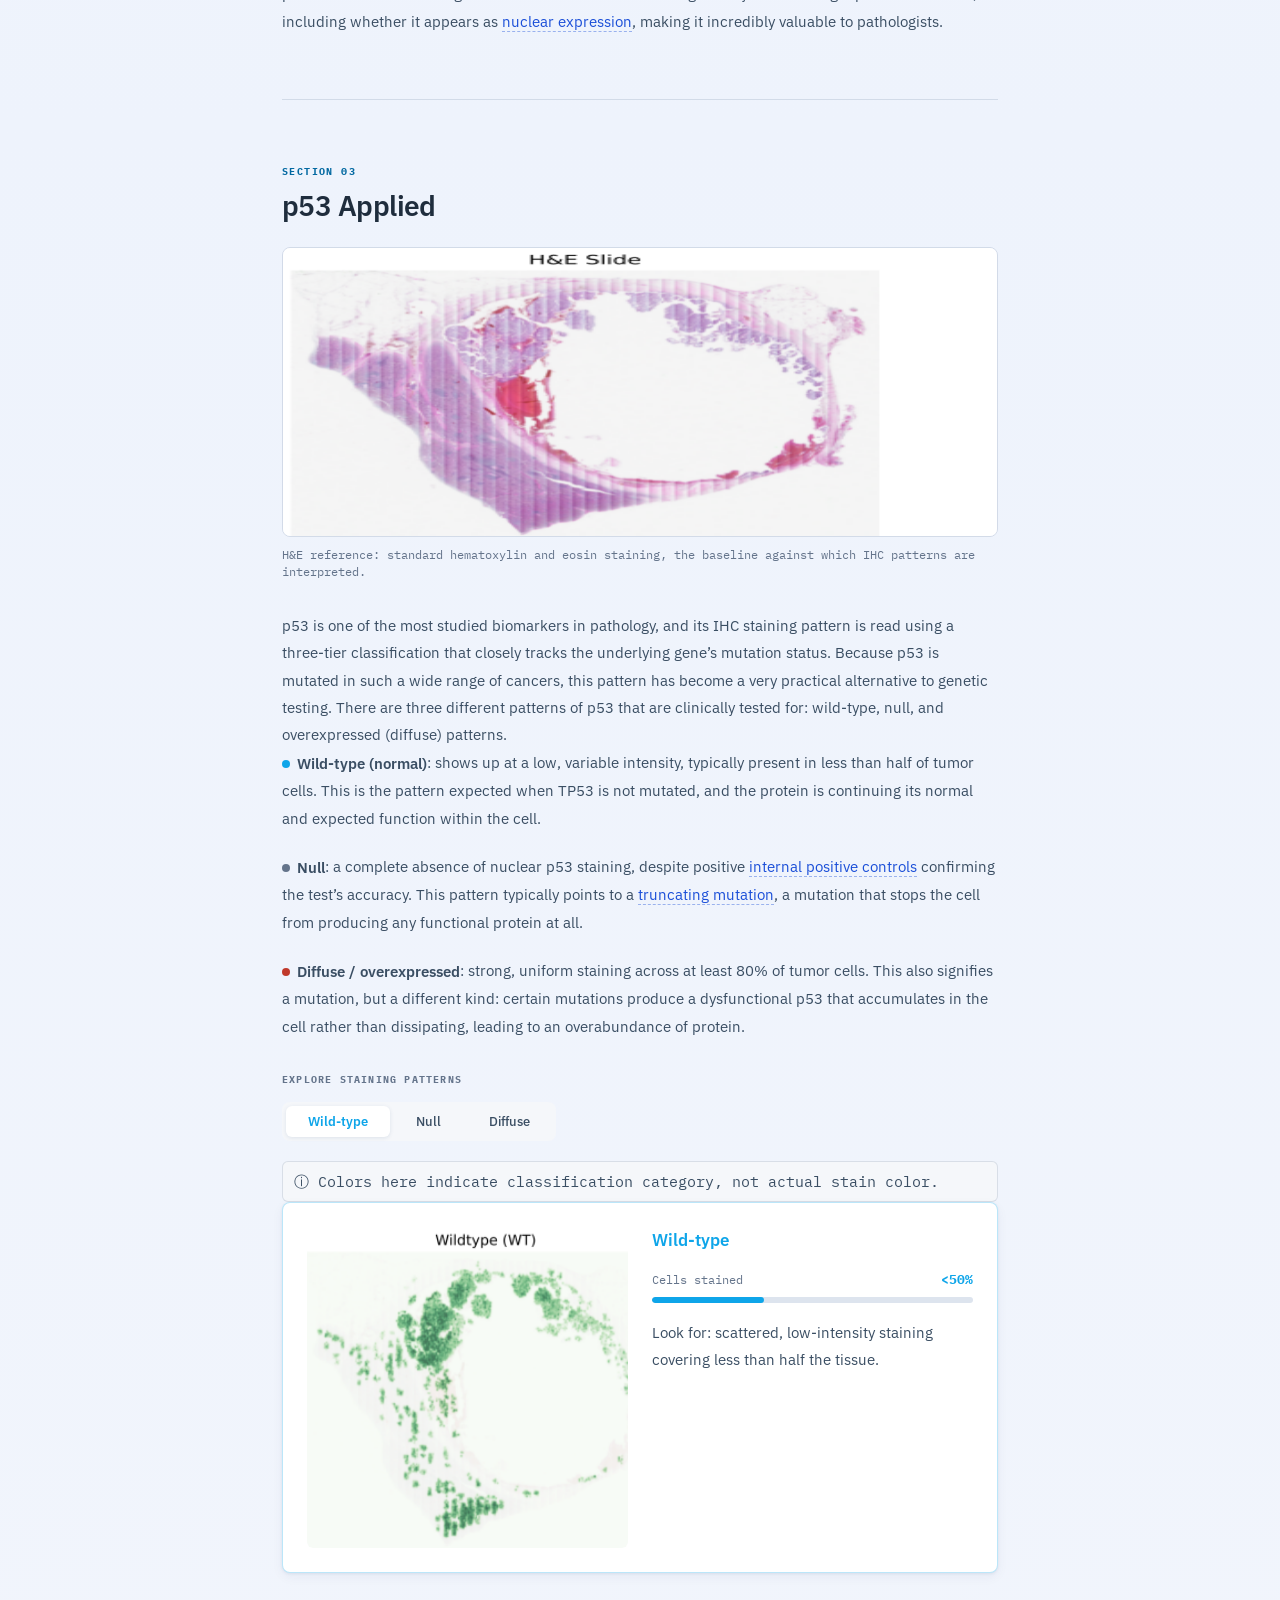
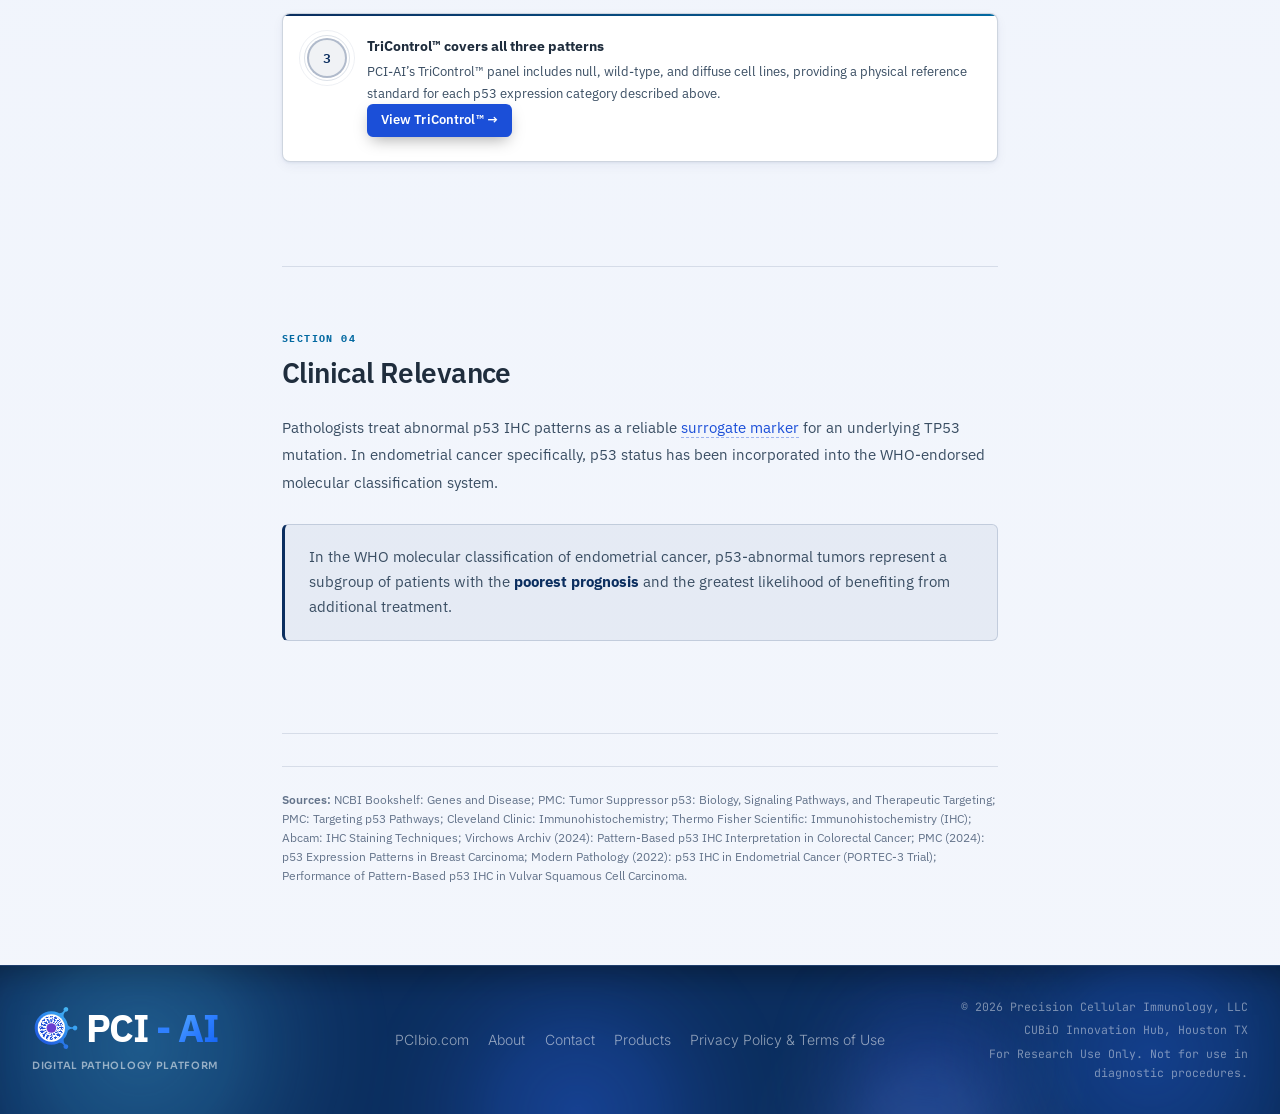
<file: education/p53-classification/index.html>
<!DOCTYPE html>
<html lang="en">
<head>
  <meta charset="UTF-8" />
  <script>document.documentElement.classList.add('js');if('scrollRestoration' in history&&!location.hash)history.scrollRestoration='manual';</script>
  <meta name="viewport" content="width=device-width, initial-scale=1.0"/>
  <title>p53 IHC Expression Classification · PCI-AI Education</title>
  <meta name="description" content="Learn the three-tier p53 IHC expression framework (null, wild-type, overexpressed) and how cell line controls make classification reproducible.">
  <link rel="canonical" href="https://pcibio.ai/education/p53-classification">
  <link rel="icon" href="/static/images/pci-ai-logo.svg" type="image/svg+xml">
  <link rel="icon" href="/static/images/favicon-32.png" sizes="32x32" type="image/png">
  <link rel="apple-touch-icon" href="/apple-touch-icon.png">
  <meta name="theme-color" content="#0f1f3d">
  <meta property="og:type" content="website">
  <meta property="og:site_name" content="PCI-AI">
  <meta property="og:title" content="p53 IHC Expression Classification · PCI-AI Education">
  <meta property="og:description" content="Learn the three-tier p53 IHC expression framework (null, wild-type, overexpressed) and how cell line controls make classification reproducible.">
  <meta property="og:url" content="https://pcibio.ai/education/p53-classification">
  <meta property="og:image" content="https://pcibio.ai/static/images/og-card.png">
  <meta name="twitter:card" content="summary_large_image">
  <link rel="preconnect" href="https://fonts.googleapis.com">
  <link rel="preconnect" href="https://fonts.gstatic.com" crossorigin>
  <link rel="stylesheet" href="/static/css/main.css?v=20261014b">
  <link rel="stylesheet" href="/static/css/education.css?v=20261014b">
  <link href="https://fonts.googleapis.com/css2?family=IBM+Plex+Sans:wght@400;500;600;700&family=IBM+Plex+Mono:wght@400;500;600&display=swap" rel="stylesheet">
</head>
<body>
  <a class="skip-link" href="#main">Skip to content</a>

  <div class="mouse-glow" id="mouseGlow"></div>

  <!-- Nav -->
  <nav class="nav" id="nav">
    <a href="/" class="nav-logo"><img src="/static/images/pci-ai-logo.svg" class="aperture-mark" width="44" height="44" alt="">PCI<span class="logo-dot">-</span><span class="logo-accent">AI</span></a>
    <button class="nav-toggle" id="navToggle" aria-label="Open menu" aria-expanded="false" aria-controls="navLinks"><span></span><span></span><span></span></button>
    <div class="nav-links" id="navLinks">
      <a href="https://pcibio.com/" target="_blank" rel="noopener">PCIbio.com</a>
      <a href="/#features">Platform</a>
      <a href="/#products">Products</a>
      <a href="/education" style="color:var(--accent);">Education</a>
      <a href="/#workflow">Workflow</a>
      <a href="/#about">About</a>
      <a href="https://pcibio.com/viewer.html" target="_blank" rel="noopener" class="btn-primary btn-sm">Open Slide Viewer &#8594;</a>
    </div>
  </nav>

  
  <main id="main">
<!-- Spacer for fixed nav -->
  <div style="height:60px;"></div>

  <!-- Page header -->
  <div style="background:var(--bg);border-bottom:1px solid var(--border);">
    <div class="edu-page-header">
      <div class="edu-breadcrumb">
        <a href="/education">Education</a>
        <span>/</span>
        IHC Expression Classification
      </div>
      <div class="section-tag section-tag-teal" style="margin-bottom:1.25rem;">IHC Biomarker Series</div>
      <h1>p53 IHC Expression<br>Classification</h1>
      <p class="section-sub">Understanding wild-type, null, and diffuse staining patterns as a surrogate for TP53 mutation status in tumor pathology.</p>
      <div class="edu-header-tags">
        <span class="edu-tag">p53</span>
        <span class="edu-tag">TP53</span>
        <span class="edu-tag">IHC</span>
        <span class="edu-tag">Null</span>
        <span class="edu-tag">Wild-type</span>
        <span class="edu-tag">Diffuse</span>
        <span class="edu-tag">Endometrial Cancer</span>
      </div>
    </div>
  </div>

  <!-- Sticky in-page subnav -->
  <nav class="edu-subnav" id="eduSubnav">
    <a href="#s1" class="subnav-link active">What is p53?</a>
    <a href="#s2" class="subnav-link">What is IHC?</a>
    <a href="#s3" class="subnav-link">p53 Applied</a>
    <a href="#s4" class="subnav-link">Clinical Relevance</a>
  </nav>

  <!-- Content -->
  <div class="edu-content">

    <div class="edu-objectives-inner reveal">
      <div class="edu-objectives-eyebrow">LEARNING OBJECTIVES</div>
      <ul class="edu-objectives-list">
        <li>Understand PCI-AI&#8217;s three-tier p53 expression framework: null, wild-type, and diffuse</li>
        <li>Recognize how each expression pattern maps to the underlying mutation type</li>
        <li>Learn how TriControl&#8482; and DualControl&#8482; panels provide reference standards for each tier</li>
      </ul>
    </div>

    <!-- Section 1: What is p53? -->
    <section class="edu-section" id="s1">
      <div class="edu-section-num">Section 01</div>
      <h2 class="reveal">What is p53?</h2>
      <p class="reveal">p53 is a protein commonly referred to as the &#8220;Guardian of the Genome,&#8221; whose main function is to protect the integrity of DNA within a cell. p53 is made from a gene called <span class="gloss">TP53<span class="gloss-tip">The gene that codes for the p53 protein, one of the most frequently mutated genes across human cancers.</span></span>, and is classified as a tumor suppressor, as its normal function is to stop tumors from forming.</p>
      <p class="reveal">Mechanically speaking, p53 acts as a transcription factor, meaning it turns other genes on or off in response to various factors, such as cellular stress, DNA repair, or apoptosis. p53 is like the quality control inspector of a genome: when a cell&#8217;s DNA gets damaged, p53 assesses the damage and will either pause the cell to allow for repairs, or trigger the cell to self-destruct rather than risk becoming cancerous.</p>
      <p class="reveal">TP53 is the most frequently mutated gene found across human tumors. For example, a rare, heritable condition called Li-Fraumeni syndrome develops when an individual only inherits one functional copy of the p53 gene, predisposing them to developing tumors across different tissues in early adulthood.</p>
    </section>

    <!-- Section 2: What is IHC? -->
    <section class="edu-section" id="s2">
      <div class="edu-section-num">Section 02</div>
      <h2 class="reveal">What is Immunohistochemistry (IHC)?</h2>
      <p class="reveal">IHC is a lab technique that utilizes antibodies to detect specific proteins, or antigens, in a tissue sample. Similarly to how the immune system makes antibodies to find and destroy harmful substances, IHC uses that antigen-finding ability to diagnostically detect proteins in a tissue sample instead.</p>
      <p class="reveal">Mechanically, an antibody that only binds to specific target proteins (p53, for example) is applied to a sample. This is followed by a chemical reaction that makes that binding visible under a microscope. IHC preserves the surrounding tissue architecture while showing exactly where a target protein is located, including whether it appears as <span class="gloss">nuclear expression<span class="gloss-tip">Protein staining localized to the cell nucleus, as opposed to the cytoplasm or cell membrane.</span></span>, making it incredibly valuable to pathologists.</p>
    </section>

    <!-- Section 3: p53 Applied -->
    <section class="edu-section" id="s3">
      <div class="edu-section-num">Section 03</div>
      <h2 class="reveal">p53 Applied</h2>

      <!-- Optional H&E reference image -->
      <figure class="reference-figure reveal">
        <img
          src="/static/images/education/p53/h_and_e_reference.png"
          alt="H&amp;E stained tissue reference"
          class="reference-img"
          width="400" height="290" loading="lazy" decoding="async"
          onerror="this.closest('figure').style.display='none'"
        />
        <figcaption>H&amp;E reference: standard hematoxylin and eosin staining, the baseline against which IHC patterns are interpreted.</figcaption>
      </figure>

      <p class="reveal">p53 is one of the most studied biomarkers in pathology, and its IHC staining pattern is read using a three-tier classification that closely tracks the underlying gene&#8217;s mutation status. Because p53 is mutated in such a wide range of cancers, this pattern has become a very practical alternative to genetic testing. There are three different patterns of p53 that are clinically tested for: wild-type, null, and overexpressed (diffuse) patterns.</p>

      <!-- Full biological descriptions — live above the slider -->
      <div class="reveal">
        <p><span class="pattern-type"><span class="pattern-dot wildtype"></span>Wild-type (normal)</span>: shows up at a low, variable intensity, typically present in less than half of tumor cells. This is the pattern expected when TP53 is not mutated, and the protein is continuing its normal and expected function within the cell.</p>
        <p><span class="pattern-type"><span class="pattern-dot null"></span>Null</span>: a complete absence of nuclear p53 staining, despite positive <span class="gloss">internal positive controls<span class="gloss-tip">Normal adjacent tissue used to confirm the staining procedure itself worked, so a &#8220;null&#8221; result can be trusted as biological rather than a technical failure.</span></span> confirming the test&#8217;s accuracy. This pattern typically points to a <span class="gloss">truncating mutation<span class="gloss-tip">A mutation that cuts a protein short, often preventing it from being made or functioning at all.</span></span>, a mutation that stops the cell from producing any functional protein at all.</p>
        <p><span class="pattern-type"><span class="pattern-dot diffuse"></span>Diffuse / overexpressed</span>: strong, uniform staining across at least 80% of tumor cells. This also signifies a mutation, but a different kind: certain mutations produce a dysfunctional p53 that accumulates in the cell rather than dissipating, leading to an overabundance of protein.</p>
      </div>

      <!-- Interactive pattern slider -->
      <div class="pattern-toggle reveal">
        <div class="pattern-toggle-label">Explore staining patterns</div>
        <div class="pattern-tabs">
          <button class="ptab active" data-pattern="wildtype">Wild-type</button>
          <button class="ptab" data-pattern="null">Null</button>
          <button class="ptab" data-pattern="diffuse">Diffuse</button>
        </div>
        <p class="color-note">&#9432; Colors here indicate classification category, not actual stain color.</p>
        <div class="pattern-panel state-wildtype" id="patternPanel">
          <div class="pattern-img-wrap">
            <img
              id="patternImg"
              class="pattern-img"
              src="/static/images/education/p53/wildtype_pattern.png"
              alt="Wild-type p53 staining pattern"
              loading="lazy" decoding="async"
            />
          </div>
          <div class="pattern-info">
            <div class="pattern-name" id="patternName">Wild-type</div>
            <div>
              <div class="pattern-pct-label">
                <span>Cells stained</span>
                <span class="pattern-pct-num" id="pctNum">&lt;50%</span>
              </div>
              <div class="pattern-bar-track">
                <div class="pattern-bar-fill" id="patternBar" style="width:35%"></div>
              </div>
            </div>
            <p class="pattern-desc" id="patternDesc">Look for: scattered, low-intensity staining covering less than half the tissue.</p>
          </div>
        </div>
      </div>

      <!-- TriControl callout -->
      <div class="tricontrol-callout reveal">
        <div class="product-circle">3</div>
        <div class="tricontrol-body">
          <h4>TriControl&#8482; covers all three patterns</h4>
          <p>PCI-AI&#8217;s TriControl&#8482; panel includes null, wild-type, and diffuse cell lines, providing a physical reference standard for each p53 expression category described above.</p>
          <a href="https://pcibio.com/controls.html" target="_blank" rel="noopener" class="btn-primary btn-sm">View TriControl&#8482; &#8594;</a>
        </div>
      </div>
    </section>

    <!-- Section 4: Clinical Relevance -->
    <section class="edu-section reveal" id="s4">
      <div class="edu-section-num">Section 04</div>
      <h2>Clinical Relevance</h2>
      <p>Pathologists treat abnormal p53 IHC patterns as a reliable <span class="gloss">surrogate marker<span class="gloss-tip">A practical, faster stand-in for a more complex or expensive test; here, p53 IHC pattern standing in for direct TP53 sequencing.</span></span> for an underlying TP53 mutation. In endometrial cancer specifically, p53 status has been incorporated into the WHO-endorsed molecular classification system.</p>
      <div class="prognosis-box">
        <p>In the WHO molecular classification of endometrial cancer, p53-abnormal tumors represent a subgroup of patients with the <strong>poorest prognosis</strong> and the greatest likelihood of benefiting from additional treatment.</p>
      </div>
    </section>

    <!-- Citations -->
    <div class="edu-citations">
      <strong>Sources:</strong> NCBI Bookshelf: Genes and Disease; PMC: Tumor Suppressor p53: Biology, Signaling Pathways, and Therapeutic Targeting; PMC: Targeting p53 Pathways; Cleveland Clinic: Immunohistochemistry; Thermo Fisher Scientific: Immunohistochemistry (IHC); Abcam: IHC Staining Techniques; Virchows Archiv (2024): Pattern-Based p53 IHC Interpretation in Colorectal Cancer; PMC (2024): p53 Expression Patterns in Breast Carcinoma; Modern Pathology (2022): p53 IHC in Endometrial Cancer (PORTEC-3 Trial); Performance of Pattern-Based p53 IHC in Vulvar Squamous Cell Carcinoma.
    </div>

  </div><!-- /.edu-content -->

  <!-- Footer -->
  </main>

  <footer class="footer">
    <div class="lava" aria-hidden="true"><span></span><span></span><span></span><span></span><span></span></div>
    <div class="footer-inner">
      <div class="footer-brand">
        <a href="/" class="nav-logo"><img src="/static/images/pci-ai-logo.svg" class="aperture-mark" width="44" height="44" alt="">PCI<span class="logo-dot">-</span><span class="logo-accent">AI</span></a>
        <div class="footer-tagline">Digital Pathology Platform</div>
      </div>
      <div class="footer-links">
        <a href="https://pcibio.com/" target="_blank" rel="noopener">PCIbio.com</a>
        <a href="https://pcibio.com/about.html" target="_blank" rel="noopener">About</a>
        <a href="https://pcibio.com/contact.html" target="_blank" rel="noopener">Contact</a>
        <a href="https://pcibio.com/products.html" target="_blank" rel="noopener">Products</a>
        <a href="/privacy">Privacy Policy &amp; Terms of Use</a>
      </div>
      <div class="footer-right">
        <span class="footer-copy">&#169; 2026 Precision Cellular Immunology, LLC</span>
        <div class="footer-location"><span>CUBiO Innovation Hub</span>, Houston TX</div>
        <p class="footer-ruo">For Research Use Only. Not for use in diagnostic procedures.</p>
      </div>
    </div>
  </footer>

  <script>
    /* Mouse glow */
    const mouseGlow = document.getElementById('mouseGlow');
    let gx = 0, gy = 0, gq = false;
    document.addEventListener('mousemove', e => {
      gx = e.clientX; gy = e.clientY;
      if (!gq) { gq = true; requestAnimationFrame(function () { gq = false; mouseGlow.style.transform = 'translate3d(' + (gx - 200) + 'px,' + (gy - 200) + 'px,0)'; }); }
    });

    /* Nav scroll shadow */
    const nav = document.getElementById('nav');
    window.addEventListener('scroll', () => {
      nav.classList.toggle('scrolled', window.scrollY > 40);
    }, { passive: true });

    /* Smooth scroll — offset for fixed nav + sticky subnav */
    document.querySelectorAll('a[href^="#"]').forEach(a => {
      a.addEventListener('click', e => {
        const target = document.querySelector(a.getAttribute('href'));
        if (target) {
          e.preventDefault();
          const top = target.getBoundingClientRect().top + window.scrollY - 120;
          window.scrollTo({ top, behavior: 'smooth' });
        }
      });
    });

    /* Scroll reveal */
    const revealObs = new IntersectionObserver(entries => {
      entries.forEach(e => { if (e.isIntersecting) e.target.classList.add('visible'); });
    }, { threshold: 0.08, rootMargin: '0px 0px -40px 0px' });
    document.querySelectorAll('.reveal').forEach(el => revealObs.observe(el));

    /* Subnav active section tracking */
    const sectionObs = new IntersectionObserver(entries => {
      entries.forEach(entry => {
        if (!entry.isIntersecting) return;
        document.querySelectorAll('.subnav-link').forEach(l => l.classList.remove('active'));
        const link = document.querySelector('.subnav-link[href="#' + entry.target.id + '"]');
        if (link) link.classList.add('active');
      });
    }, { rootMargin: '-15% 0px -75% 0px' });
    ['s1','s2','s3','s4'].forEach(id => {
      const el = document.getElementById(id);
      if (el) sectionObs.observe(el);
    });

    /* Pattern toggle */
    const patternData = {
      wildtype: {
        imgSrc: '/static/images/education/p53/wildtype_pattern.png',
        imgAlt: 'Wild-type p53 staining pattern',
        name:   'Wild-type',
        pct:    '<50%',
        barW:   '35%',
        desc:   'Look for: scattered, low-intensity staining covering less than half the tissue.',
      },
      null: {
        imgSrc: '/static/images/education/p53/null_pattern.png',
        imgAlt: 'Null p53 staining pattern',
        name:   'Null',
        pct:    '0%',
        barW:   '2%',
        desc:   'Look for: little to no staining intensity; most of the tissue appears unstained.',
      },
      diffuse: {
        imgSrc: '/static/images/education/p53/overexpressed_pattern.png',
        imgAlt: 'Diffuse / overexpressed p53 staining pattern',
        name:   'Diffuse / Overexpressed',
        pct:    '≥80%',
        barW:   '85%',
        desc:   'Look for: strong, uniform staining intensity covering nearly all visible tissue.',
      },
    };

    const panel    = document.getElementById('patternPanel');
    const patImg   = document.getElementById('patternImg');
    const pName    = document.getElementById('patternName');
    const pctNum   = document.getElementById('pctNum');
    const barFill  = document.getElementById('patternBar');
    const descEl   = document.getElementById('patternDesc');

    document.querySelectorAll('.ptab').forEach(btn => {
      btn.addEventListener('click', function() {
        document.querySelectorAll('.ptab').forEach(b => b.classList.remove('active'));
        this.classList.add('active');
        const key  = this.dataset.pattern;
        const data = patternData[key];

        panel.className      = 'pattern-panel state-' + key;
        patImg.src           = data.imgSrc;
        patImg.alt           = data.imgAlt;
        pName.textContent    = data.name;
        pctNum.textContent   = data.pct;
        barFill.style.width  = data.barW;

        descEl.classList.remove('pattern-anim');
        void descEl.offsetWidth;
        descEl.textContent = data.desc;
        descEl.classList.add('pattern-anim');
      });
    });
  </script>
  <script>
    (function () {
      var t = document.getElementById('navToggle'), n = document.getElementById('nav');
      if (!t || !n) return;
      t.addEventListener('click', function () {
        var open = n.classList.toggle('nav-open');
        t.setAttribute('aria-expanded', open);
        t.setAttribute('aria-label', open ? 'Close menu' : 'Open menu');
      });
      n.querySelectorAll('.nav-links a').forEach(function (a) {
        a.addEventListener('click', function () { n.classList.remove('nav-open'); t.setAttribute('aria-expanded', 'false'); });
      });
    })();
  </script>
  <script src="/static/js/liquid-glass.js?v=20261014b" defer></script>
</body>
</html>
</file>
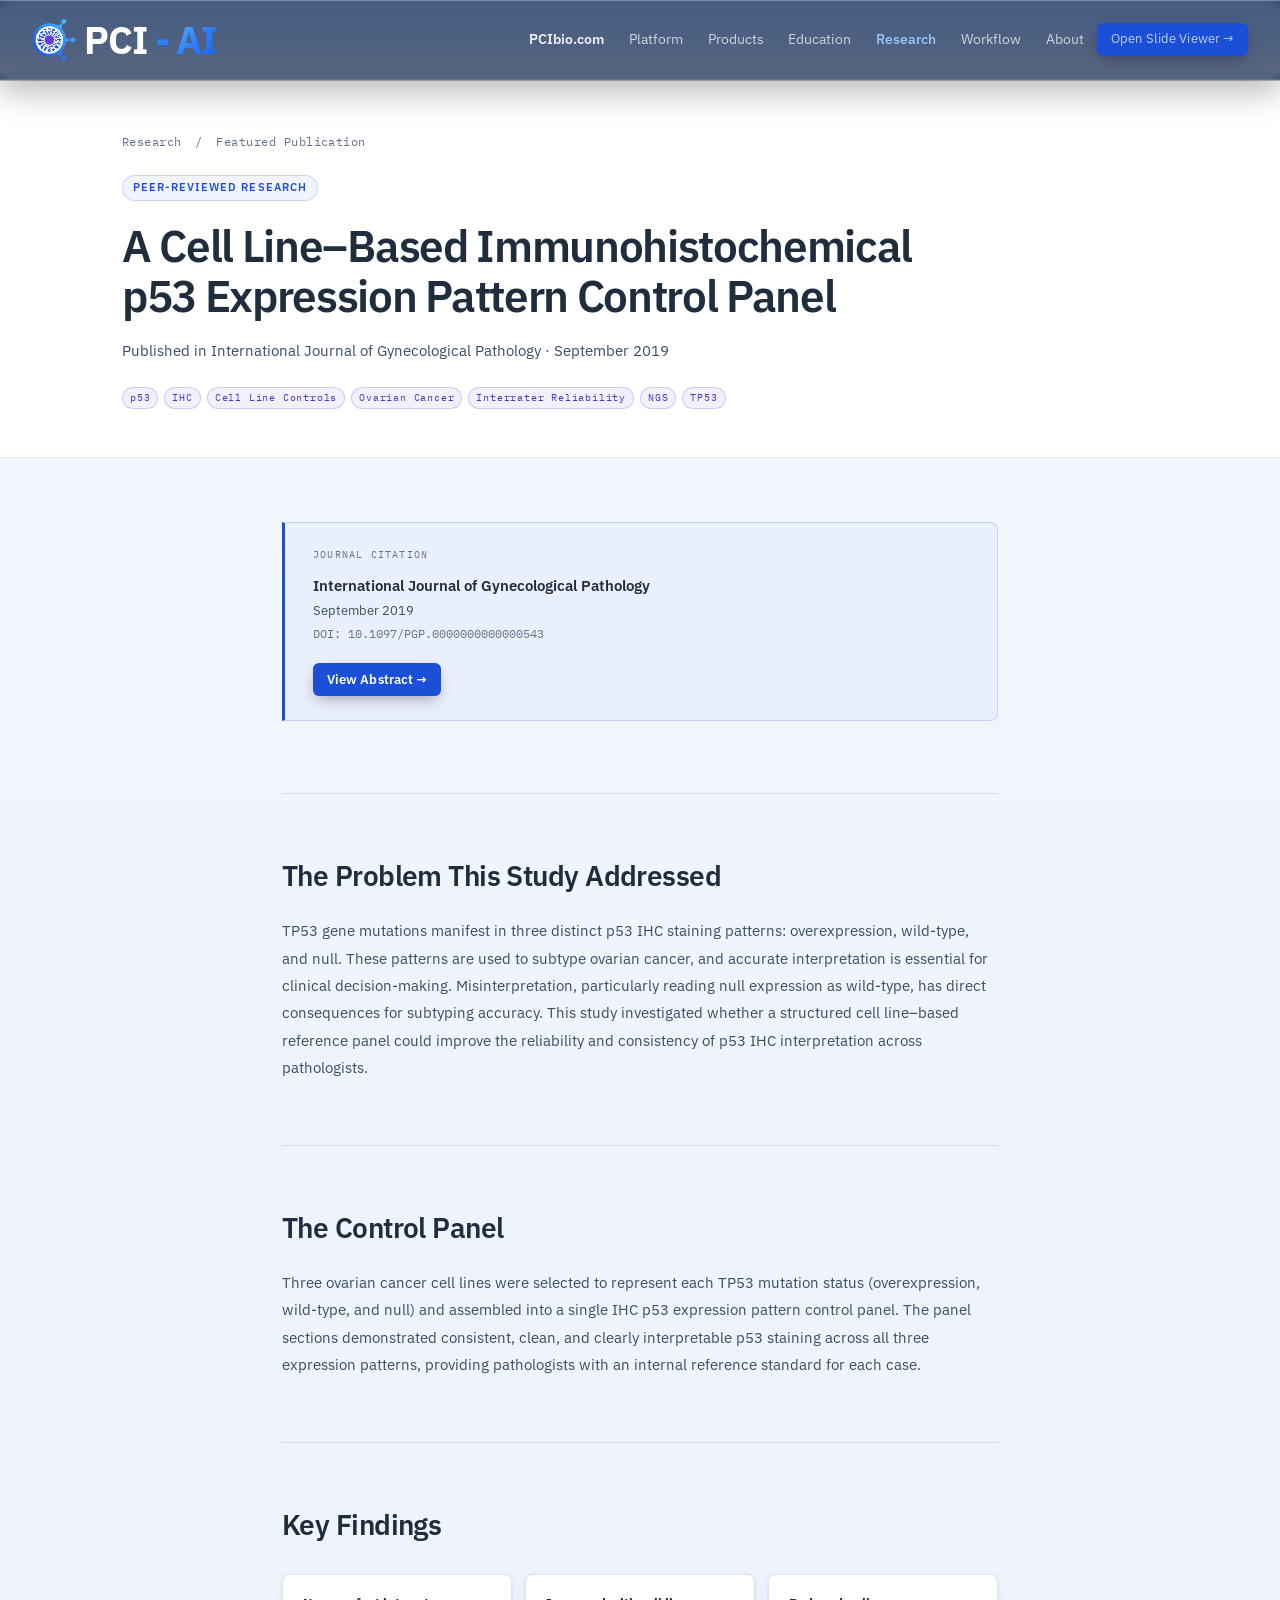
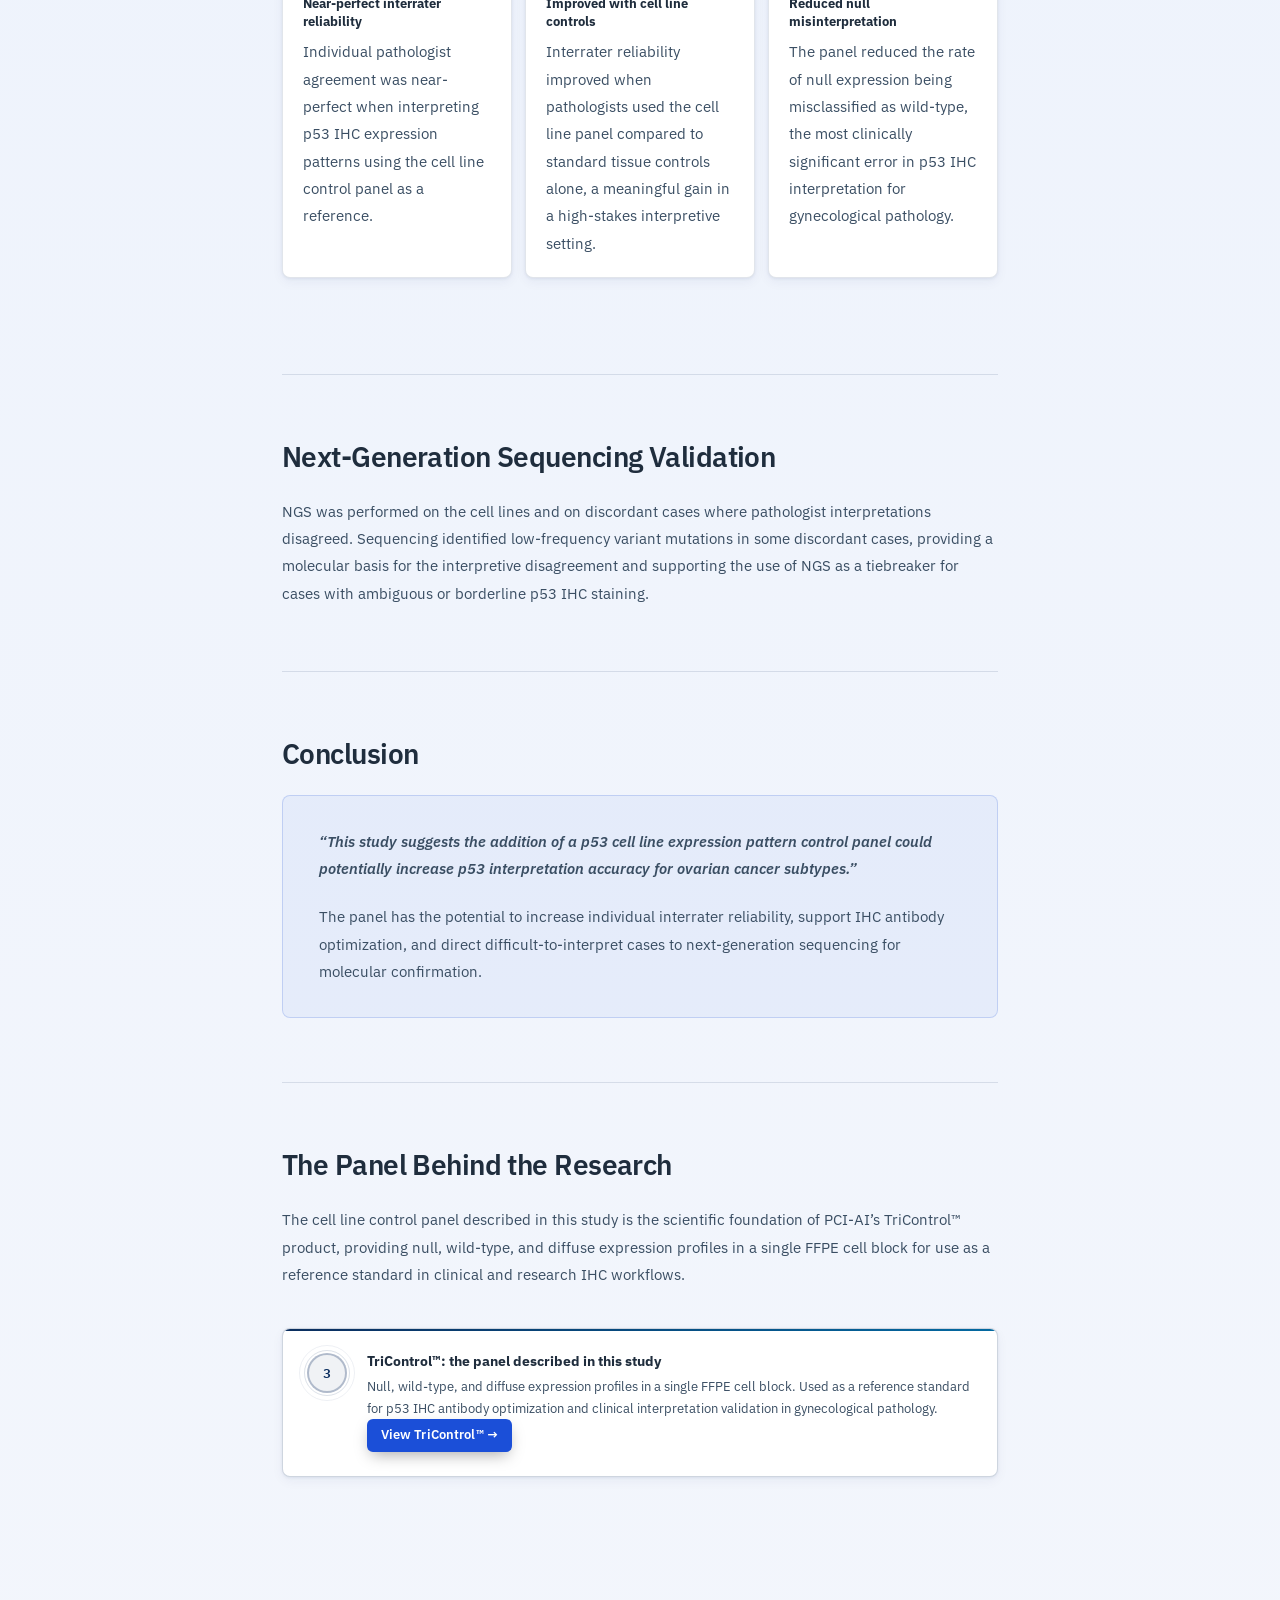
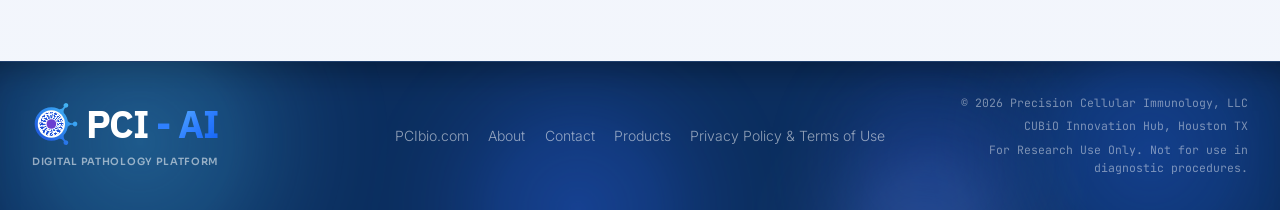
<file: research/p53-cell-line-panel/index.html>
<!DOCTYPE html>
<html lang="en">
<head>
  <meta charset="UTF-8" />
  <script>document.documentElement.classList.add('js');if('scrollRestoration' in history&&!location.hash)history.scrollRestoration='manual';</script>
  <meta name="viewport" content="width=device-width, initial-scale=1.0"/>
  <title>p53 Cell Line Control Panel · PCI-AI Research</title>
  <meta name="description" content="Peer-reviewed research (Int J Gynecol Pathol, 2019): a cell line-based p53 IHC control panel improves interrater reliability.">
  <link rel="canonical" href="https://pcibio.ai/research/p53-cell-line-panel">
  <link rel="icon" href="/static/images/pci-ai-logo.svg" type="image/svg+xml">
  <link rel="icon" href="/static/images/favicon-32.png" sizes="32x32" type="image/png">
  <link rel="apple-touch-icon" href="/apple-touch-icon.png">
  <meta name="theme-color" content="#0f1f3d">
  <meta property="og:type" content="website">
  <meta property="og:site_name" content="PCI-AI">
  <meta property="og:title" content="p53 Cell Line Control Panel · PCI-AI Research">
  <meta property="og:description" content="Peer-reviewed research (Int J Gynecol Pathol, 2019): a cell line-based p53 IHC control panel improves interrater reliability.">
  <meta property="og:url" content="https://pcibio.ai/research/p53-cell-line-panel">
  <meta property="og:image" content="https://pcibio.ai/static/images/og-card.png">
  <meta name="twitter:card" content="summary_large_image">
  <link rel="preconnect" href="https://fonts.googleapis.com">
  <link rel="preconnect" href="https://fonts.gstatic.com" crossorigin>
  <link rel="stylesheet" href="/static/css/main.css?v=20261014b">
  <link rel="stylesheet" href="/static/css/education.css?v=20261014b">
  <link href="https://fonts.googleapis.com/css2?family=IBM+Plex+Sans:wght@400;500;600;700&family=IBM+Plex+Mono:wght@400;500;600&display=swap" rel="stylesheet">
</head>
<body>
  <a class="skip-link" href="#main">Skip to content</a>

  <div class="mouse-glow" id="mouseGlow"></div>

  <nav class="nav" id="nav">
    <a href="/" class="nav-logo"><img src="/static/images/pci-ai-logo.svg" class="aperture-mark" width="44" height="44" alt="">PCI<span class="logo-dot">-</span><span class="logo-accent">AI</span></a>
    <button class="nav-toggle" id="navToggle" aria-label="Open menu" aria-expanded="false" aria-controls="navLinks"><span></span><span></span><span></span></button>
    <div class="nav-links" id="navLinks">
      <a href="https://pcibio.com/" target="_blank" rel="noopener">PCIbio.com</a>
      <a href="/#features">Platform</a>
      <a href="/#products">Products</a>
      <a href="/education">Education</a>
      <a href="/research/p53-cell-line-panel" style="color:var(--accent);">Research</a>
      <a href="/#workflow">Workflow</a>
      <a href="/#about">About</a>
      <a href="https://pcibio.com/viewer.html" target="_blank" rel="noopener" class="btn-primary btn-sm">Open Slide Viewer &#8594;</a>
    </div>
  </nav>

  
  <main id="main">
<!-- Spacer for fixed nav -->
  <div style="height:60px;"></div>

  <!-- Page header -->
  <div style="background:var(--bg);border-bottom:1px solid var(--border);">
    <div class="edu-page-header">
      <div class="edu-breadcrumb">
        <a href="/research/p53-cell-line-panel">Research</a>
        <span>/</span>
        Featured Publication
      </div>
      <div class="section-tag section-tag-teal" style="margin-bottom:1.25rem;">Peer-Reviewed Research</div>
      <h1>A Cell Line&#8211;Based Immunohistochemical<br>p53 Expression Pattern Control Panel</h1>
      <p class="section-sub">Published in International Journal of Gynecological Pathology &middot; September 2019</p>
      <div class="edu-header-tags">
        <span class="edu-tag">p53</span>
        <span class="edu-tag">IHC</span>
        <span class="edu-tag">Cell Line Controls</span>
        <span class="edu-tag">Ovarian Cancer</span>
        <span class="edu-tag">Interrater Reliability</span>
        <span class="edu-tag">NGS</span>
        <span class="edu-tag">TP53</span>
      </div>
    </div>
  </div>

  <!-- Content -->
  <div class="edu-content">

    <!-- Citation -->
    <section class="edu-section">
      <div class="research-citation reveal">
        <div style="font-family:'IBM Plex Mono',monospace;font-size:10px;text-transform:uppercase;letter-spacing:0.12em;color:var(--text3);margin-bottom:0.65rem;">Journal Citation</div>
        <div style="font-size:15px;font-weight:600;color:var(--text);margin-bottom:0.2rem;">International Journal of Gynecological Pathology</div>
        <div style="font-size:13px;color:var(--text2);margin-bottom:0.15rem;">September 2019</div>
        <div style="font-size:12px;font-family:'IBM Plex Mono',monospace;color:var(--text3);margin-bottom:1.25rem;">DOI: 10.1097/PGP.0000000000000543</div>
        <a href="https://journals.lww.com/intjgynpathology/abstract/2019/09000/a_cell_line_based_immunohistochemical_p53.9.aspx"
           target="_blank" rel="noopener" class="btn-primary btn-sm">View Abstract &#8594;</a>
      </div>
    </section>

    <!-- Background -->
    <section class="edu-section" id="background">
      <h2 class="reveal">The Problem This Study Addressed</h2>
      <p class="reveal">TP53 gene mutations manifest in three distinct p53 IHC staining patterns: overexpression, wild-type, and null. These patterns are used to subtype ovarian cancer, and accurate interpretation is essential for clinical decision-making. Misinterpretation, particularly reading null expression as wild-type, has direct consequences for subtyping accuracy. This study investigated whether a structured cell line&#8211;based reference panel could improve the reliability and consistency of p53 IHC interpretation across pathologists.</p>
    </section>

    <!-- The Panel -->
    <section class="edu-section" id="panel">
      <h2 class="reveal">The Control Panel</h2>
      <p class="reveal">Three ovarian cancer cell lines were selected to represent each TP53 mutation status (overexpression, wild-type, and null) and assembled into a single IHC p53 expression pattern control panel. The panel sections demonstrated consistent, clean, and clearly interpretable p53 staining across all three expression patterns, providing pathologists with an internal reference standard for each case.</p>
    </section>

    <!-- Key Findings -->
    <section class="edu-section" id="findings">
      <h2 class="reveal">Key Findings</h2>
      <div class="adv-cards reveal">
        <div class="adv-card">
          <div class="adv-card-title">Near-perfect interrater reliability</div>
          <p class="adv-card-body">Individual pathologist agreement was near-perfect when interpreting p53 IHC expression patterns using the cell line control panel as a reference.</p>
        </div>
        <div class="adv-card">
          <div class="adv-card-title">Improved with cell line controls</div>
          <p class="adv-card-body">Interrater reliability improved when pathologists used the cell line panel compared to standard tissue controls alone, a meaningful gain in a high-stakes interpretive setting.</p>
        </div>
        <div class="adv-card">
          <div class="adv-card-title">Reduced null misinterpretation</div>
          <p class="adv-card-body">The panel reduced the rate of null expression being misclassified as wild-type, the most clinically significant error in p53 IHC interpretation for gynecological pathology.</p>
        </div>
      </div>
    </section>

    <!-- NGS -->
    <section class="edu-section" id="ngs">
      <h2 class="reveal">Next-Generation Sequencing Validation</h2>
      <p class="reveal">NGS was performed on the cell lines and on discordant cases where pathologist interpretations disagreed. Sequencing identified low-frequency variant mutations in some discordant cases, providing a molecular basis for the interpretive disagreement and supporting the use of NGS as a tiebreaker for cases with ambiguous or borderline p53 IHC staining.</p>
    </section>

    <!-- Conclusion -->
    <section class="edu-section" id="conclusion">
      <h2 class="reveal">Conclusion</h2>
      <div class="research-conclusion reveal">
        <p class="research-conclusion-quote">&#8220;This study suggests the addition of a p53 cell line expression pattern control panel could potentially increase p53 interpretation accuracy for ovarian cancer subtypes.&#8221;</p>
        <p class="research-conclusion-sub">The panel has the potential to increase individual interrater reliability, support IHC antibody optimization, and direct difficult-to-interpret cases to next-generation sequencing for molecular confirmation.</p>
      </div>
    </section>

    <!-- Product connection -->
    <section class="edu-section" id="product" style="border-bottom:none;padding-bottom:4rem;">
      <h2 class="reveal">The Panel Behind the Research</h2>
      <p class="reveal">The cell line control panel described in this study is the scientific foundation of PCI-AI&#8217;s TriControl&#8482; product, providing null, wild-type, and diffuse expression profiles in a single FFPE cell block for use as a reference standard in clinical and research IHC workflows.</p>
      <div class="tricontrol-callout reveal">
        <div class="product-circle">3</div>
        <div class="tricontrol-body">
          <h4>TriControl&#8482;: the panel described in this study</h4>
          <p>Null, wild-type, and diffuse expression profiles in a single FFPE cell block. Used as a reference standard for p53 IHC antibody optimization and clinical interpretation validation in gynecological pathology.</p>
          <a href="https://pcibio.com/controls.html" target="_blank" rel="noopener" class="btn-primary btn-sm">View TriControl&#8482; &#8594;</a>
        </div>
      </div>
    </section>

  </div>

  </main>

  <footer class="footer">
    <div class="lava" aria-hidden="true"><span></span><span></span><span></span><span></span><span></span></div>
    <div class="footer-inner">
      <div class="footer-brand">
        <a href="/" class="nav-logo"><img src="/static/images/pci-ai-logo.svg" class="aperture-mark" width="44" height="44" alt="">PCI<span class="logo-dot">-</span><span class="logo-accent">AI</span></a>
        <div class="footer-tagline">Digital Pathology Platform</div>
      </div>
      <div class="footer-links">
        <a href="https://pcibio.com/" target="_blank" rel="noopener">PCIbio.com</a>
        <a href="https://pcibio.com/about.html" target="_blank" rel="noopener">About</a>
        <a href="https://pcibio.com/contact.html" target="_blank" rel="noopener">Contact</a>
        <a href="https://pcibio.com/products.html" target="_blank" rel="noopener">Products</a>
        <a href="/privacy">Privacy Policy &amp; Terms of Use</a>
      </div>
      <div class="footer-right">
        <span class="footer-copy">&#169; 2026 Precision Cellular Immunology, LLC</span>
        <div class="footer-location"><span>CUBiO Innovation Hub</span>, Houston TX</div>
        <p class="footer-ruo">For Research Use Only. Not for use in diagnostic procedures.</p>
      </div>
    </div>
  </footer>

  <script>
    const mouseGlow = document.getElementById('mouseGlow');
    let gx = 0, gy = 0, gq = false;
    document.addEventListener('mousemove', e => {
      gx = e.clientX; gy = e.clientY;
      if (!gq) { gq = true; requestAnimationFrame(function () { gq = false; mouseGlow.style.transform = 'translate3d(' + (gx - 200) + 'px,' + (gy - 200) + 'px,0)'; }); }
    });
    const nav = document.getElementById('nav');
    window.addEventListener('scroll', () => {
      nav.classList.toggle('scrolled', window.scrollY > 40);
    }, { passive: true });
    const revealObs = new IntersectionObserver(entries => {
      entries.forEach(e => { if (e.isIntersecting) e.target.classList.add('visible'); });
    }, { threshold: 0.06, rootMargin: '0px 0px -30px 0px' });
    document.querySelectorAll('.reveal').forEach(el => revealObs.observe(el));
  </script>
  <script>
    (function () {
      var t = document.getElementById('navToggle'), n = document.getElementById('nav');
      if (!t || !n) return;
      t.addEventListener('click', function () {
        var open = n.classList.toggle('nav-open');
        t.setAttribute('aria-expanded', open);
        t.setAttribute('aria-label', open ? 'Close menu' : 'Open menu');
      });
      n.querySelectorAll('.nav-links a').forEach(function (a) {
        a.addEventListener('click', function () { n.classList.remove('nav-open'); t.setAttribute('aria-expanded', 'false'); });
      });
    })();
  </script>
  <script src="/static/js/liquid-glass.js?v=20261014b" defer></script>
</body>
</html>
</file>
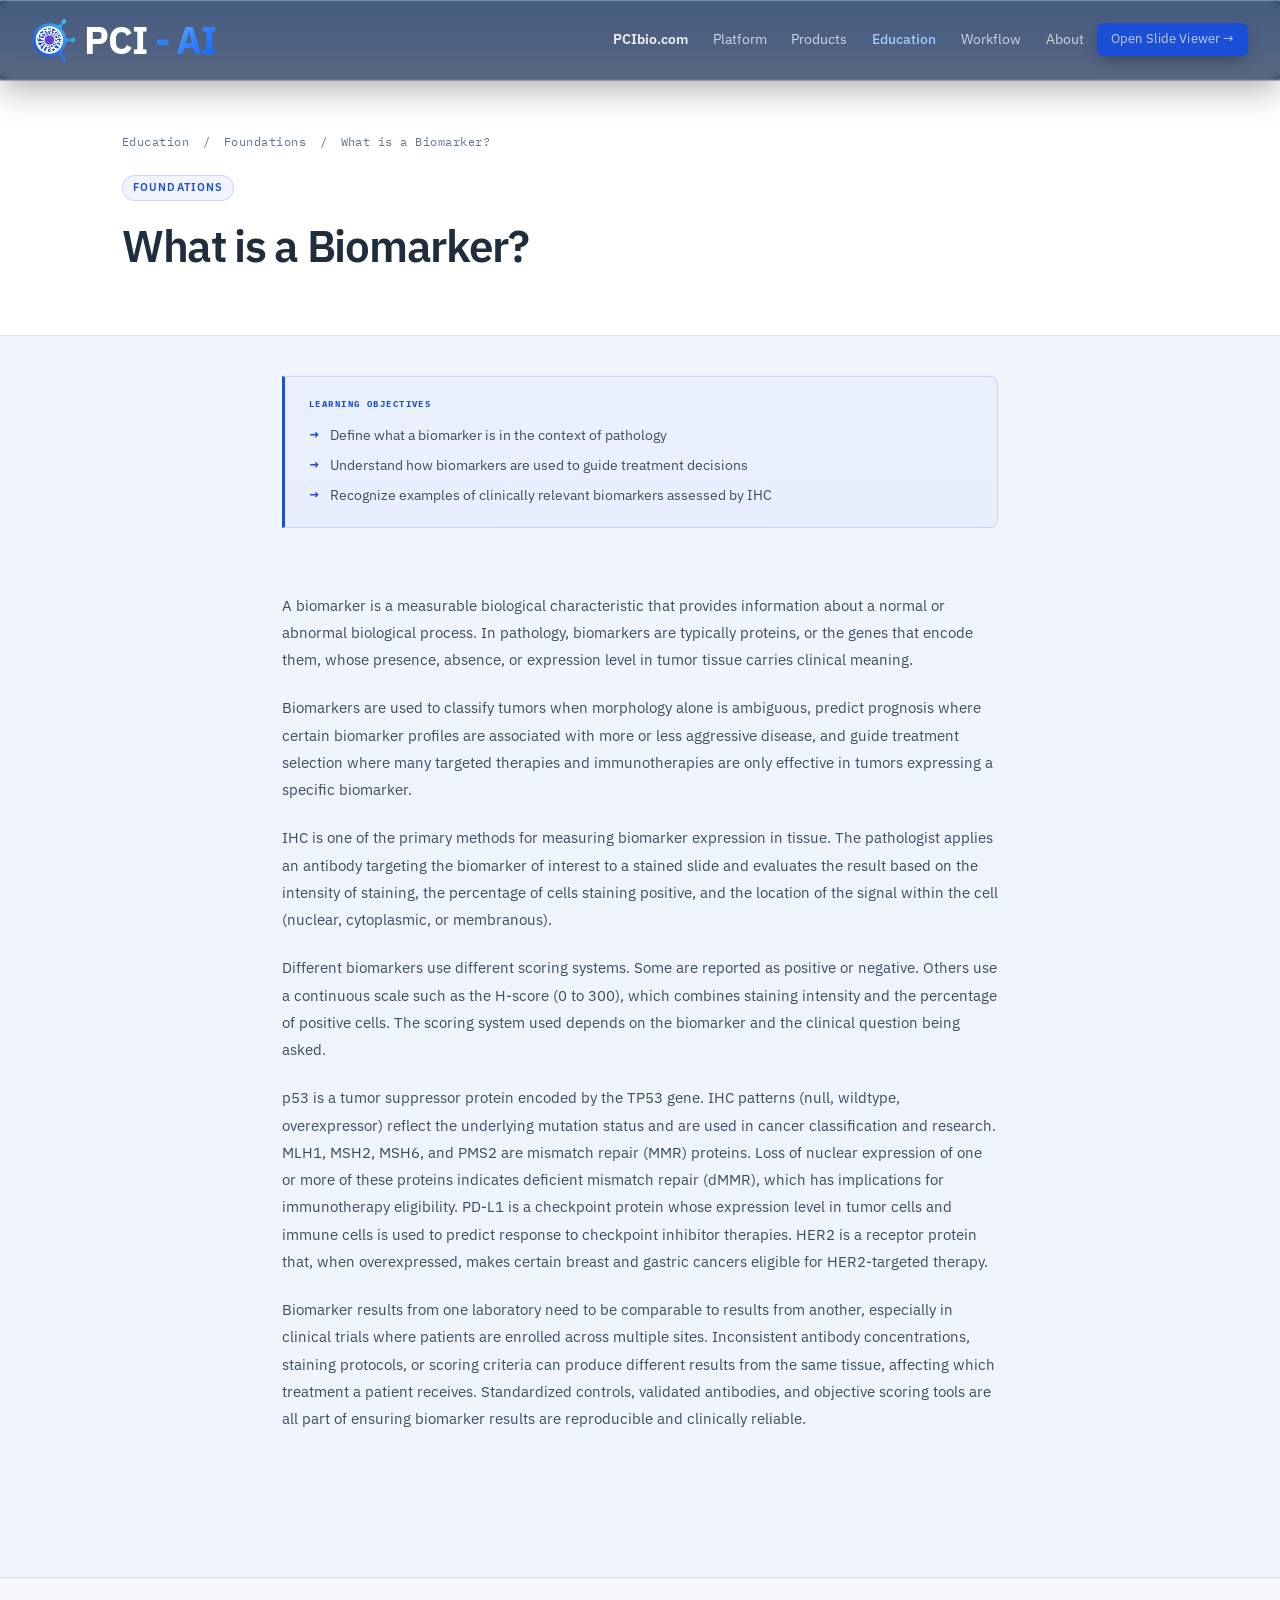
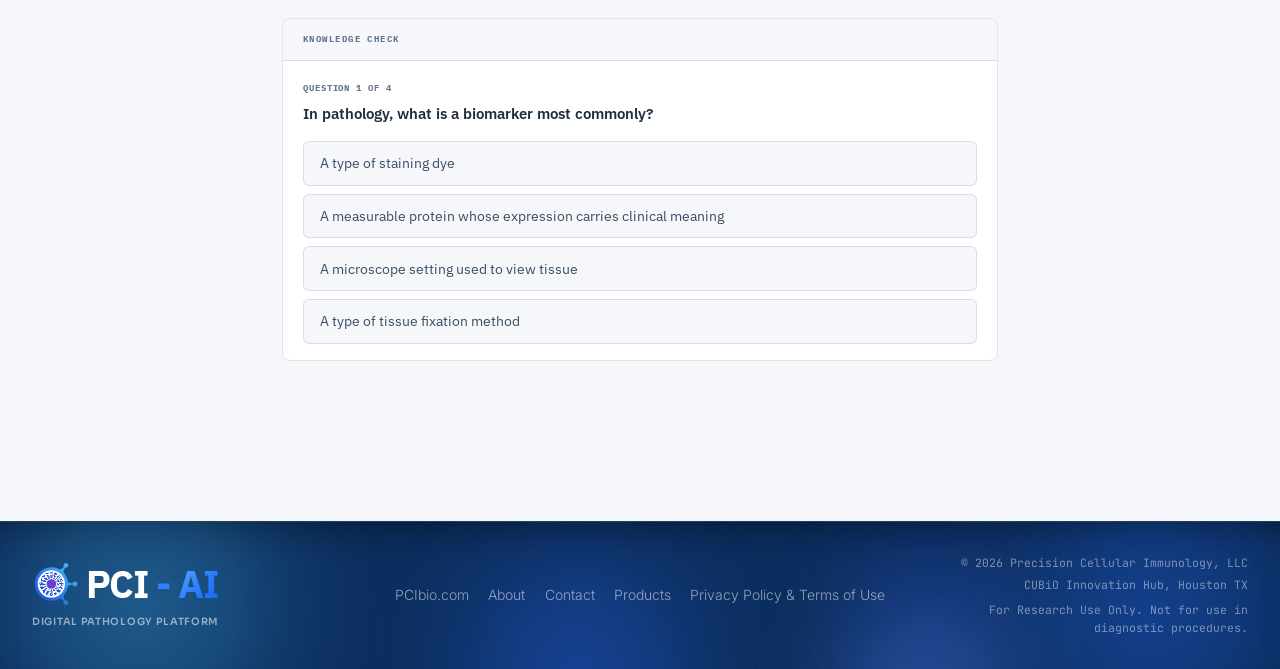
<file: education/foundations/what-is-a-biomarker/index.html>
<!DOCTYPE html>
<html lang="en">
<head>
  <meta charset="UTF-8" />
  <script>document.documentElement.classList.add('js');if('scrollRestoration' in history&&!location.hash)history.scrollRestoration='manual';</script>
  <meta name="viewport" content="width=device-width, initial-scale=1.0"/>
  <title>What is a Biomarker? · PCI-AI Education</title>
  <meta name="description" content="What a biomarker is, and how IHC biomarkers such as p53 and MMR proteins are used in pathology research.">
  <link rel="canonical" href="https://pcibio.ai/education/foundations/what-is-a-biomarker">
  <link rel="icon" href="/static/images/pci-ai-logo.svg" type="image/svg+xml">
  <link rel="icon" href="/static/images/favicon-32.png" sizes="32x32" type="image/png">
  <link rel="apple-touch-icon" href="/apple-touch-icon.png">
  <meta name="theme-color" content="#0f1f3d">
  <meta property="og:type" content="website">
  <meta property="og:site_name" content="PCI-AI">
  <meta property="og:title" content="What is a Biomarker? · PCI-AI Education">
  <meta property="og:description" content="What a biomarker is, and how IHC biomarkers such as p53 and MMR proteins are used in pathology research.">
  <meta property="og:url" content="https://pcibio.ai/education/foundations/what-is-a-biomarker">
  <meta property="og:image" content="https://pcibio.ai/static/images/og-card.png">
  <meta name="twitter:card" content="summary_large_image">
  <link rel="preconnect" href="https://fonts.googleapis.com">
  <link rel="preconnect" href="https://fonts.gstatic.com" crossorigin>
  <link rel="stylesheet" href="/static/css/main.css?v=20261014b">
  <link rel="stylesheet" href="/static/css/education.css?v=20261014b">
  <link href="https://fonts.googleapis.com/css2?family=IBM+Plex+Sans:wght@400;500;600;700&family=IBM+Plex+Mono:wght@400;500;600&display=swap" rel="stylesheet">
</head>
<body>
  <a class="skip-link" href="#main">Skip to content</a>

  <div class="mouse-glow" id="mouseGlow"></div>

  <nav class="nav" id="nav">
    <a href="/" class="nav-logo"><img src="/static/images/pci-ai-logo.svg" class="aperture-mark" width="44" height="44" alt="">PCI<span class="logo-dot">-</span><span class="logo-accent">AI</span></a>
    <button class="nav-toggle" id="navToggle" aria-label="Open menu" aria-expanded="false" aria-controls="navLinks"><span></span><span></span><span></span></button>
    <div class="nav-links" id="navLinks">
      <a href="https://pcibio.com/" target="_blank" rel="noopener">PCIbio.com</a>
      <a href="/#features">Platform</a>
      <a href="/#products">Products</a>
      <a href="/education" style="color:var(--accent);">Education</a>
      <a href="/#workflow">Workflow</a>
      <a href="/#about">About</a>
      <a href="https://pcibio.com/viewer.html" target="_blank" rel="noopener" class="btn-primary btn-sm">Open Slide Viewer &#8594;</a>
    </div>
  </nav>

  
  <main id="main">
<div style="height:60px;"></div>

  <div style="background:var(--bg);border-bottom:1px solid var(--border);">
    <div class="edu-page-header">
      <div class="edu-breadcrumb">
        <a href="/education">Education</a>
        <span>/</span>
        <a href="/education">Foundations</a>
        <span>/</span>
        What is a Biomarker?
      </div>
      <div class="section-tag" style="margin-bottom:1.25rem;">Foundations</div>
      <h1>What is a Biomarker?</h1>
    </div>
  </div>

  <div class="edu-content">

    <div class="edu-objectives-inner reveal">
      <div class="edu-objectives-eyebrow">LEARNING OBJECTIVES</div>
      <ul class="edu-objectives-list">
        <li>Define what a biomarker is in the context of pathology</li>
        <li>Understand how biomarkers are used to guide treatment decisions</li>
        <li>Recognize examples of clinically relevant biomarkers assessed by IHC</li>
      </ul>
    </div>

    <section class="edu-section">
      <p class="reveal">A biomarker is a measurable biological characteristic that provides information about a normal or abnormal biological process. In pathology, biomarkers are typically proteins, or the genes that encode them, whose presence, absence, or expression level in tumor tissue carries clinical meaning.</p>
      <p class="reveal">Biomarkers are used to classify tumors when morphology alone is ambiguous, predict prognosis where certain biomarker profiles are associated with more or less aggressive disease, and guide treatment selection where many targeted therapies and immunotherapies are only effective in tumors expressing a specific biomarker.</p>
      <p class="reveal">IHC is one of the primary methods for measuring biomarker expression in tissue. The pathologist applies an antibody targeting the biomarker of interest to a stained slide and evaluates the result based on the intensity of staining, the percentage of cells staining positive, and the location of the signal within the cell (nuclear, cytoplasmic, or membranous).</p>
      <p class="reveal">Different biomarkers use different scoring systems. Some are reported as positive or negative. Others use a continuous scale such as the H-score (0 to 300), which combines staining intensity and the percentage of positive cells. The scoring system used depends on the biomarker and the clinical question being asked.</p>
      <p class="reveal">p53 is a tumor suppressor protein encoded by the TP53 gene. IHC patterns (null, wildtype, overexpressor) reflect the underlying mutation status and are used in cancer classification and research. MLH1, MSH2, MSH6, and PMS2 are mismatch repair (MMR) proteins. Loss of nuclear expression of one or more of these proteins indicates deficient mismatch repair (dMMR), which has implications for immunotherapy eligibility. PD-L1 is a checkpoint protein whose expression level in tumor cells and immune cells is used to predict response to checkpoint inhibitor therapies. HER2 is a receptor protein that, when overexpressed, makes certain breast and gastric cancers eligible for HER2-targeted therapy.</p>
      <p class="reveal">Biomarker results from one laboratory need to be comparable to results from another, especially in clinical trials where patients are enrolled across multiple sites. Inconsistent antibody concentrations, staining protocols, or scoring criteria can produce different results from the same tissue, affecting which treatment a patient receives. Standardized controls, validated antibodies, and objective scoring tools are all part of ensuring biomarker results are reproducible and clinically reliable.</p>
    </section>

  </div>

  <div class="edu-quiz-section">
    <div class="edu-content">
      <div class="edu-quiz-inner">
        <div class="edu-quiz-eyebrow">KNOWLEDGE CHECK</div>
        <div id="quiz-area"></div>
        <div id="quiz-score" style="display:none;"></div>
      </div>
    </div>
  </div>

  </main>

  <footer class="footer">
    <div class="lava" aria-hidden="true"><span></span><span></span><span></span><span></span><span></span></div>
    <div class="footer-inner">
      <div class="footer-brand">
        <a href="/" class="nav-logo"><img src="/static/images/pci-ai-logo.svg" class="aperture-mark" width="44" height="44" alt="">PCI<span class="logo-dot">-</span><span class="logo-accent">AI</span></a>
        <div class="footer-tagline">Digital Pathology Platform</div>
      </div>
      <div class="footer-links">
        <a href="https://pcibio.com/" target="_blank" rel="noopener">PCIbio.com</a>
        <a href="https://pcibio.com/about.html" target="_blank" rel="noopener">About</a>
        <a href="https://pcibio.com/contact.html" target="_blank" rel="noopener">Contact</a>
        <a href="https://pcibio.com/products.html" target="_blank" rel="noopener">Products</a>
        <a href="/privacy">Privacy Policy &amp; Terms of Use</a>
      </div>
      <div class="footer-right">
        <span class="footer-copy">&#169; 2026 Precision Cellular Immunology, LLC</span>
        <div class="footer-location"><span>CUBiO Innovation Hub</span>, Houston TX</div>
        <p class="footer-ruo">For Research Use Only. Not for use in diagnostic procedures.</p>
      </div>
    </div>
  </footer>

  <script>
    const mouseGlow = document.getElementById('mouseGlow');
    let gx = 0, gy = 0, gq = false;
    document.addEventListener('mousemove', e => {
      gx = e.clientX; gy = e.clientY;
      if (!gq) { gq = true; requestAnimationFrame(function () { gq = false; mouseGlow.style.transform = 'translate3d(' + (gx - 200) + 'px,' + (gy - 200) + 'px,0)'; }); }
    });
    window.addEventListener('scroll', () => {
      document.getElementById('nav').classList.toggle('scrolled', window.scrollY > 40);
    }, { passive: true });
    const revealObs = new IntersectionObserver(entries => {
      entries.forEach(e => { if (e.isIntersecting) e.target.classList.add('visible'); });
    }, { threshold: 0.06 });
    document.querySelectorAll('.reveal').forEach(el => revealObs.observe(el));

    (function () {
      var QUESTIONS = [
        {
          q: "In pathology, what is a biomarker most commonly?",
          opts: [
            "A type of staining dye",
            "A measurable protein whose expression carries clinical meaning",
            "A microscope setting used to view tissue",
            "A type of tissue fixation method"
          ],
          correct: 1
        },
        {
          q: "Loss of nuclear expression of MLH1, MSH2, MSH6, or PMS2 on IHC indicates:",
          opts: [
            "Overexpression of p53",
            "Deficient mismatch repair (dMMR)",
            "Successful antibody optimization",
            "Normal tissue architecture"
          ],
          correct: 1
        },
        {
          q: "The H-score combines which two factors?",
          opts: [
            "Tumor size and cell count",
            "Staining intensity and percentage of positive cells",
            "Hematoxylin concentration and eosin concentration",
            "DAB signal and nuclear-to-cytoplasmic ratio"
          ],
          correct: 1
        },
        {
          q: "Why does biomarker standardization across laboratories matter?",
          opts: [
            "It makes slides easier to photograph",
            "It allows pathologists to work faster",
            "It ensures results are reproducible and comparable across sites, affecting treatment decisions",
            "It eliminates the need for IHC controls"
          ],
          correct: 2
        }
      ];
      var idx = 0, score = 0;

      function render() {
        var q = QUESTIONS[idx];
        var area = document.getElementById('quiz-area');
        var html = '<div class="quiz-q-area">';
        html += '<div class="quiz-q-num">Question ' + (idx + 1) + ' of ' + QUESTIONS.length + '</div>';
        html += '<div class="quiz-q-text">' + q.q + '</div>';
        html += '<div class="quiz-options">';
        q.opts.forEach(function (opt, i) {
          html += '<button class="quiz-option" data-idx="' + i + '">' + opt + '</button>';
        });
        html += '</div>';
        html += '<div class="quiz-feedback" id="quiz-fb" style="display:none;"></div>';
        html += '<div class="quiz-nav" id="quiz-nav" style="display:none;">';
        html += '<button class="quiz-next-btn" id="quiz-next">' + (idx < QUESTIONS.length - 1 ? 'Next Question →' : 'See Results') + '</button>';
        html += '</div></div>';
        area.innerHTML = html;
        area.querySelectorAll('.quiz-option').forEach(function (btn) {
          btn.addEventListener('click', function () {
            var chosen = parseInt(this.dataset.idx);
            var correct = QUESTIONS[idx].correct;
            area.querySelectorAll('.quiz-option').forEach(function (b) { b.disabled = true; });
            if (chosen === correct) {
              score++;
              this.classList.add('quiz-option-correct');
              document.getElementById('quiz-fb').textContent = '✓ Correct';
              document.getElementById('quiz-fb').className = 'quiz-feedback quiz-feedback-correct';
            } else {
              this.classList.add('quiz-option-wrong');
              area.querySelectorAll('.quiz-option')[correct].classList.add('quiz-option-correct');
              document.getElementById('quiz-fb').textContent = '✗ Incorrect. Correct answer: ' + QUESTIONS[idx].opts[correct];
              document.getElementById('quiz-fb').className = 'quiz-feedback quiz-feedback-wrong';
            }
            document.getElementById('quiz-fb').style.display = 'block';
            document.getElementById('quiz-nav').style.display = 'block';
            document.getElementById('quiz-next').addEventListener('click', function () {
              idx++;
              if (idx >= QUESTIONS.length) { showScore(); } else { render(); }
            });
          });
        });
      }

      function showScore() {
        document.getElementById('quiz-area').style.display = 'none';
        var s = document.getElementById('quiz-score');
        s.style.display = 'block';
        s.innerHTML = '<div class="quiz-score-inner">' +
          '<div class="quiz-score-num">' + score + '/' + QUESTIONS.length + '</div>' +
          '<div class="quiz-score-label">' + (score === QUESTIONS.length ? 'Perfect score!' : score + ' of ' + QUESTIONS.length + ' correct') + '</div>' +
          '<button class="quiz-restart-btn" onclick="location.reload()">Retake Quiz</button>' +
          '</div>';
      }

      document.addEventListener('DOMContentLoaded', function () {
        if (document.getElementById('quiz-area')) render();
      });
    })();
  </script>
  <script>
    (function () {
      var t = document.getElementById('navToggle'), n = document.getElementById('nav');
      if (!t || !n) return;
      t.addEventListener('click', function () {
        var open = n.classList.toggle('nav-open');
        t.setAttribute('aria-expanded', open);
        t.setAttribute('aria-label', open ? 'Close menu' : 'Open menu');
      });
      n.querySelectorAll('.nav-links a').forEach(function (a) {
        a.addEventListener('click', function () { n.classList.remove('nav-open'); t.setAttribute('aria-expanded', 'false'); });
      });
    })();
  </script>
  <script src="/static/js/liquid-glass.js?v=20261014b" defer></script>
</body>
</html>
</file>
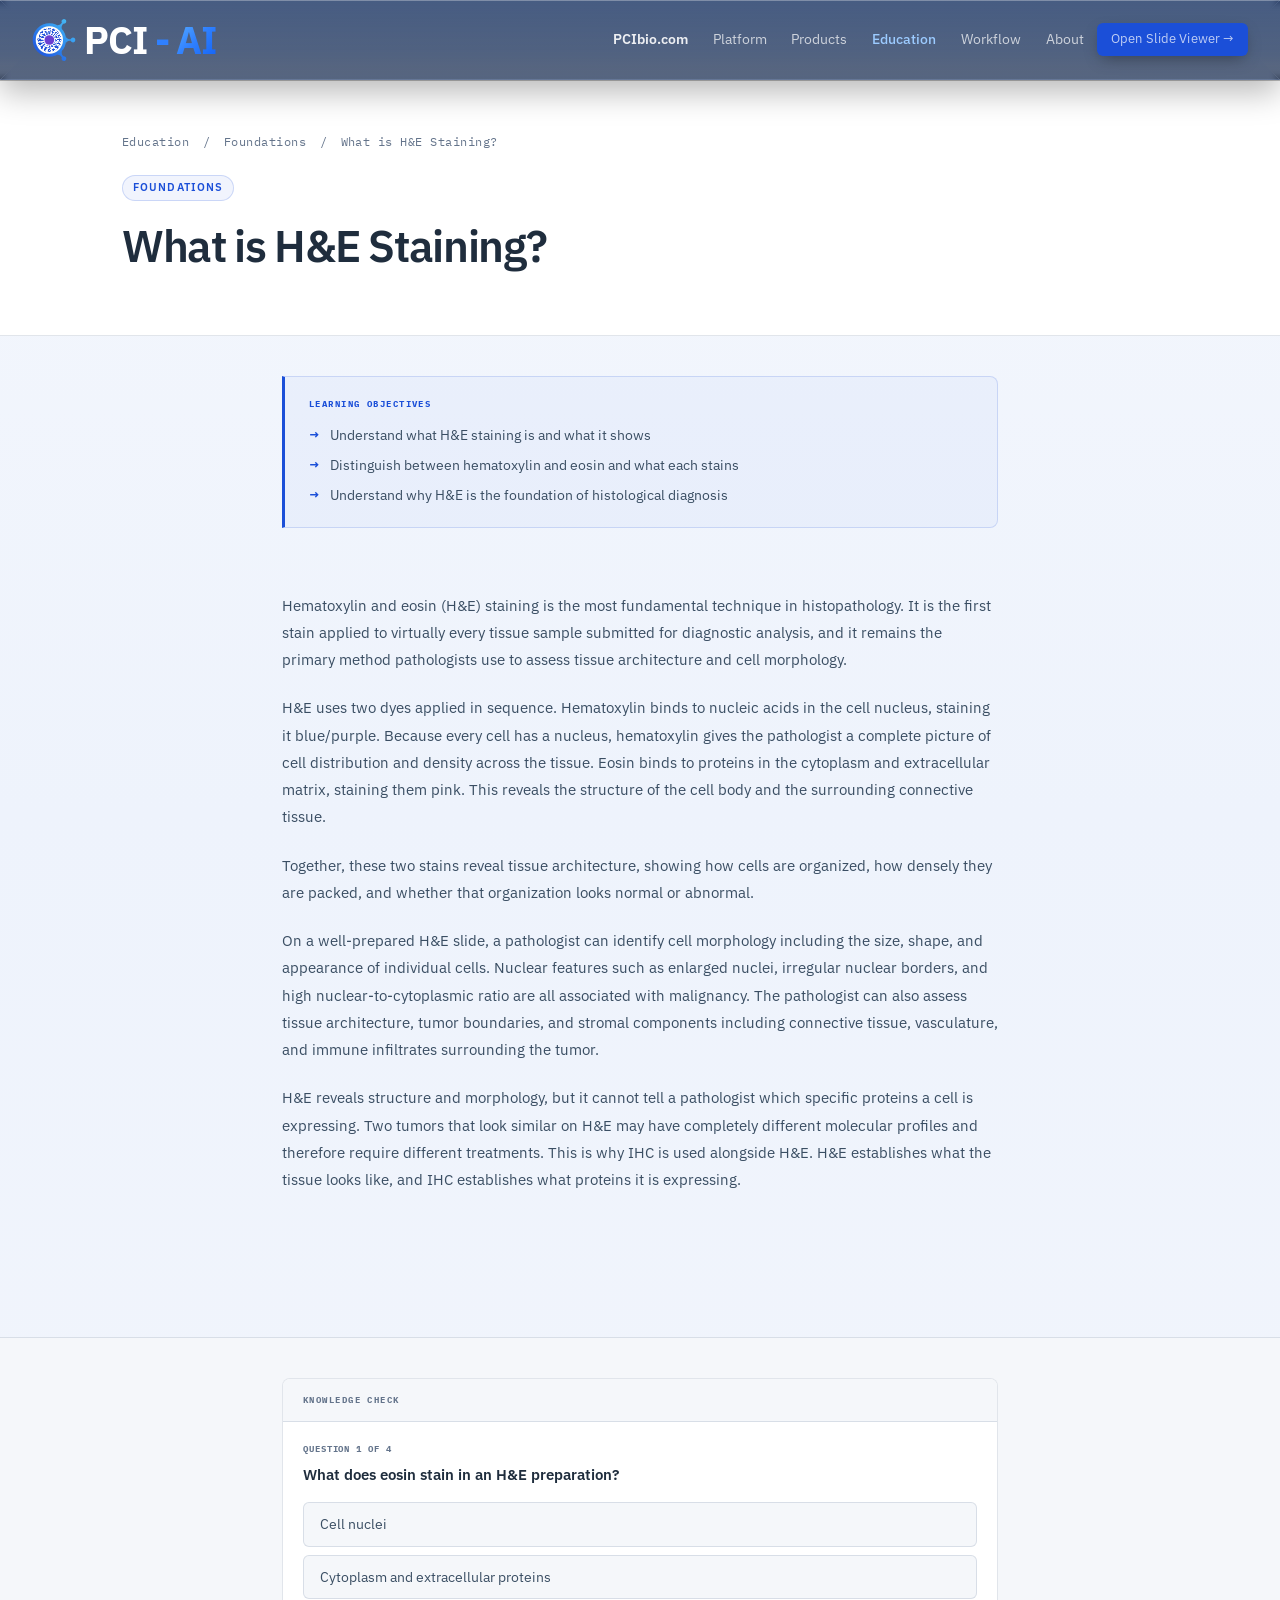
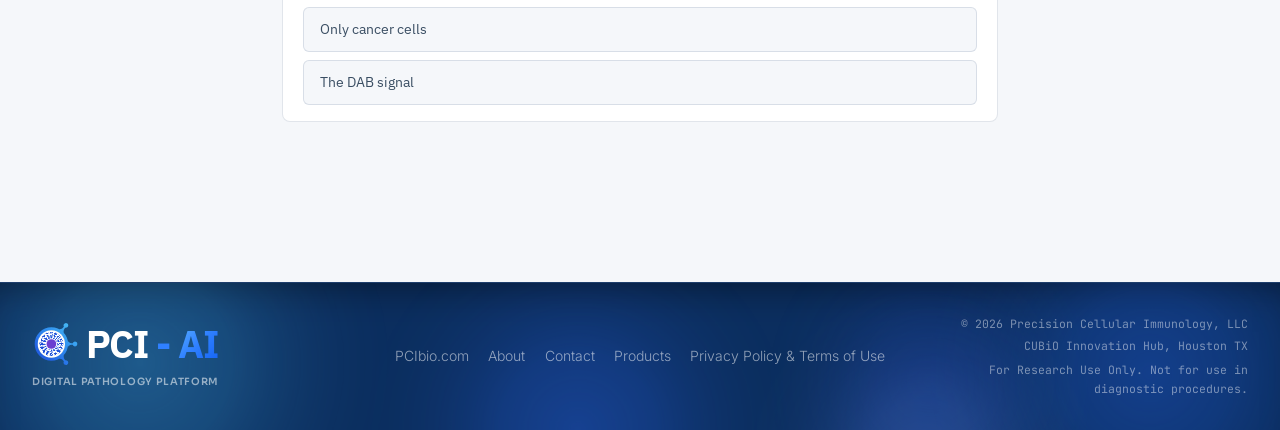
<file: education/foundations/what-is-he/index.html>
<!DOCTYPE html>
<html lang="en">
<head>
  <meta charset="UTF-8" />
  <script>document.documentElement.classList.add('js');if('scrollRestoration' in history&&!location.hash)history.scrollRestoration='manual';</script>
  <meta name="viewport" content="width=device-width, initial-scale=1.0"/>
  <title>What is H&amp;E Staining? · PCI-AI Education</title>
  <meta name="description" content="An introduction to H&amp;E staining: how hematoxylin and eosin reveal tissue morphology for pathology review.">
  <link rel="canonical" href="https://pcibio.ai/education/foundations/what-is-he">
  <link rel="icon" href="/static/images/pci-ai-logo.svg" type="image/svg+xml">
  <link rel="icon" href="/static/images/favicon-32.png" sizes="32x32" type="image/png">
  <link rel="apple-touch-icon" href="/apple-touch-icon.png">
  <meta name="theme-color" content="#0f1f3d">
  <meta property="og:type" content="website">
  <meta property="og:site_name" content="PCI-AI">
  <meta property="og:title" content="What is H&amp;E Staining? · PCI-AI Education">
  <meta property="og:description" content="An introduction to H&amp;E staining: how hematoxylin and eosin reveal tissue morphology for pathology review.">
  <meta property="og:url" content="https://pcibio.ai/education/foundations/what-is-he">
  <meta property="og:image" content="https://pcibio.ai/static/images/og-card.png">
  <meta name="twitter:card" content="summary_large_image">
  <link rel="preconnect" href="https://fonts.googleapis.com">
  <link rel="preconnect" href="https://fonts.gstatic.com" crossorigin>
  <link rel="stylesheet" href="/static/css/main.css?v=20261014b">
  <link rel="stylesheet" href="/static/css/education.css?v=20261014b">
  <link href="https://fonts.googleapis.com/css2?family=IBM+Plex+Sans:wght@400;500;600;700&family=IBM+Plex+Mono:wght@400;500;600&display=swap" rel="stylesheet">
</head>
<body>
  <a class="skip-link" href="#main">Skip to content</a>

  <div class="mouse-glow" id="mouseGlow"></div>

  <nav class="nav" id="nav">
    <a href="/" class="nav-logo"><img src="/static/images/pci-ai-logo.svg" class="aperture-mark" width="44" height="44" alt="">PCI<span class="logo-dot">-</span><span class="logo-accent">AI</span></a>
    <button class="nav-toggle" id="navToggle" aria-label="Open menu" aria-expanded="false" aria-controls="navLinks"><span></span><span></span><span></span></button>
    <div class="nav-links" id="navLinks">
      <a href="https://pcibio.com/" target="_blank" rel="noopener">PCIbio.com</a>
      <a href="/#features">Platform</a>
      <a href="/#products">Products</a>
      <a href="/education" style="color:var(--accent);">Education</a>
      <a href="/#workflow">Workflow</a>
      <a href="/#about">About</a>
      <a href="https://pcibio.com/viewer.html" target="_blank" rel="noopener" class="btn-primary btn-sm">Open Slide Viewer &#8594;</a>
    </div>
  </nav>

  
  <main id="main">
<div style="height:60px;"></div>

  <div style="background:var(--bg);border-bottom:1px solid var(--border);">
    <div class="edu-page-header">
      <div class="edu-breadcrumb">
        <a href="/education">Education</a>
        <span>/</span>
        <a href="/education">Foundations</a>
        <span>/</span>
        What is H&amp;E Staining?
      </div>
      <div class="section-tag" style="margin-bottom:1.25rem;">Foundations</div>
      <h1>What is H&amp;E Staining?</h1>
    </div>
  </div>

  <div class="edu-content">

    <div class="edu-objectives-inner reveal">
      <div class="edu-objectives-eyebrow">LEARNING OBJECTIVES</div>
      <ul class="edu-objectives-list">
        <li>Understand what H&amp;E staining is and what it shows</li>
        <li>Distinguish between hematoxylin and eosin and what each stains</li>
        <li>Understand why H&amp;E is the foundation of histological diagnosis</li>
      </ul>
    </div>

    <section class="edu-section">
      <p class="reveal">Hematoxylin and eosin (H&amp;E) staining is the most fundamental technique in histopathology. It is the first stain applied to virtually every tissue sample submitted for diagnostic analysis, and it remains the primary method pathologists use to assess tissue architecture and cell morphology.</p>
      <p class="reveal">H&amp;E uses two dyes applied in sequence. Hematoxylin binds to nucleic acids in the cell nucleus, staining it blue/purple. Because every cell has a nucleus, hematoxylin gives the pathologist a complete picture of cell distribution and density across the tissue. Eosin binds to proteins in the cytoplasm and extracellular matrix, staining them pink. This reveals the structure of the cell body and the surrounding connective tissue.</p>
      <p class="reveal">Together, these two stains reveal tissue architecture, showing how cells are organized, how densely they are packed, and whether that organization looks normal or abnormal.</p>
      <p class="reveal">On a well-prepared H&amp;E slide, a pathologist can identify cell morphology including the size, shape, and appearance of individual cells. Nuclear features such as enlarged nuclei, irregular nuclear borders, and high nuclear-to-cytoplasmic ratio are all associated with malignancy. The pathologist can also assess tissue architecture, tumor boundaries, and stromal components including connective tissue, vasculature, and immune infiltrates surrounding the tumor.</p>
      <p class="reveal">H&amp;E reveals structure and morphology, but it cannot tell a pathologist which specific proteins a cell is expressing. Two tumors that look similar on H&amp;E may have completely different molecular profiles and therefore require different treatments. This is why IHC is used alongside H&amp;E. H&amp;E establishes what the tissue looks like, and IHC establishes what proteins it is expressing.</p>
    </section>

  </div>

  <div class="edu-quiz-section">
    <div class="edu-content">
      <div class="edu-quiz-inner">
        <div class="edu-quiz-eyebrow">KNOWLEDGE CHECK</div>
        <div id="quiz-area"></div>
        <div id="quiz-score" style="display:none;"></div>
      </div>
    </div>
  </div>

  </main>

  <footer class="footer">
    <div class="lava" aria-hidden="true"><span></span><span></span><span></span><span></span><span></span></div>
    <div class="footer-inner">
      <div class="footer-brand">
        <a href="/" class="nav-logo"><img src="/static/images/pci-ai-logo.svg" class="aperture-mark" width="44" height="44" alt="">PCI<span class="logo-dot">-</span><span class="logo-accent">AI</span></a>
        <div class="footer-tagline">Digital Pathology Platform</div>
      </div>
      <div class="footer-links">
        <a href="https://pcibio.com/" target="_blank" rel="noopener">PCIbio.com</a>
        <a href="https://pcibio.com/about.html" target="_blank" rel="noopener">About</a>
        <a href="https://pcibio.com/contact.html" target="_blank" rel="noopener">Contact</a>
        <a href="https://pcibio.com/products.html" target="_blank" rel="noopener">Products</a>
        <a href="/privacy">Privacy Policy &amp; Terms of Use</a>
      </div>
      <div class="footer-right">
        <span class="footer-copy">&#169; 2026 Precision Cellular Immunology, LLC</span>
        <div class="footer-location"><span>CUBiO Innovation Hub</span>, Houston TX</div>
        <p class="footer-ruo">For Research Use Only. Not for use in diagnostic procedures.</p>
      </div>
    </div>
  </footer>

  <script>
    const mouseGlow = document.getElementById('mouseGlow');
    let gx = 0, gy = 0, gq = false;
    document.addEventListener('mousemove', e => {
      gx = e.clientX; gy = e.clientY;
      if (!gq) { gq = true; requestAnimationFrame(function () { gq = false; mouseGlow.style.transform = 'translate3d(' + (gx - 200) + 'px,' + (gy - 200) + 'px,0)'; }); }
    });
    window.addEventListener('scroll', () => {
      document.getElementById('nav').classList.toggle('scrolled', window.scrollY > 40);
    }, { passive: true });
    const revealObs = new IntersectionObserver(entries => {
      entries.forEach(e => { if (e.isIntersecting) e.target.classList.add('visible'); });
    }, { threshold: 0.06 });
    document.querySelectorAll('.reveal').forEach(el => revealObs.observe(el));

    (function () {
      var QUESTIONS = [
        {
          q: "What does eosin stain in an H&E preparation?",
          opts: [
            "Cell nuclei",
            "Cytoplasm and extracellular proteins",
            "Only cancer cells",
            "The DAB signal"
          ],
          correct: 1
        },
        {
          q: "Why is H&E considered the foundation of histological diagnosis?",
          opts: [
            "It identifies specific protein expression",
            "It reveals tissue architecture and cell morphology",
            "It replaces the need for IHC",
            "It is the only stain that works on FFPE tissue"
          ],
          correct: 1
        },
        {
          q: "A high nuclear-to-cytoplasmic ratio visible on H&E is associated with:",
          opts: [
            "Normal tissue",
            "Stromal tissue",
            "Malignancy",
            "Successful antibody staining"
          ],
          correct: 2
        },
        {
          q: "Which statement best describes the relationship between H&E and IHC?",
          opts: [
            "IHC replaces H&E in modern pathology",
            "H&E and IHC stain for the same things",
            "H&E reveals tissue structure; IHC reveals protein expression",
            "H&E is only used for cancer diagnosis"
          ],
          correct: 2
        }
      ];
      var idx = 0, score = 0;

      function render() {
        var q = QUESTIONS[idx];
        var area = document.getElementById('quiz-area');
        var html = '<div class="quiz-q-area">';
        html += '<div class="quiz-q-num">Question ' + (idx + 1) + ' of ' + QUESTIONS.length + '</div>';
        html += '<div class="quiz-q-text">' + q.q + '</div>';
        html += '<div class="quiz-options">';
        q.opts.forEach(function (opt, i) {
          html += '<button class="quiz-option" data-idx="' + i + '">' + opt + '</button>';
        });
        html += '</div>';
        html += '<div class="quiz-feedback" id="quiz-fb" style="display:none;"></div>';
        html += '<div class="quiz-nav" id="quiz-nav" style="display:none;">';
        html += '<button class="quiz-next-btn" id="quiz-next">' + (idx < QUESTIONS.length - 1 ? 'Next Question →' : 'See Results') + '</button>';
        html += '</div></div>';
        area.innerHTML = html;
        area.querySelectorAll('.quiz-option').forEach(function (btn) {
          btn.addEventListener('click', function () {
            var chosen = parseInt(this.dataset.idx);
            var correct = QUESTIONS[idx].correct;
            area.querySelectorAll('.quiz-option').forEach(function (b) { b.disabled = true; });
            if (chosen === correct) {
              score++;
              this.classList.add('quiz-option-correct');
              document.getElementById('quiz-fb').textContent = '✓ Correct';
              document.getElementById('quiz-fb').className = 'quiz-feedback quiz-feedback-correct';
            } else {
              this.classList.add('quiz-option-wrong');
              area.querySelectorAll('.quiz-option')[correct].classList.add('quiz-option-correct');
              document.getElementById('quiz-fb').textContent = '✗ Incorrect. Correct answer: ' + QUESTIONS[idx].opts[correct];
              document.getElementById('quiz-fb').className = 'quiz-feedback quiz-feedback-wrong';
            }
            document.getElementById('quiz-fb').style.display = 'block';
            document.getElementById('quiz-nav').style.display = 'block';
            document.getElementById('quiz-next').addEventListener('click', function () {
              idx++;
              if (idx >= QUESTIONS.length) { showScore(); } else { render(); }
            });
          });
        });
      }

      function showScore() {
        document.getElementById('quiz-area').style.display = 'none';
        var s = document.getElementById('quiz-score');
        s.style.display = 'block';
        s.innerHTML = '<div class="quiz-score-inner">' +
          '<div class="quiz-score-num">' + score + '/' + QUESTIONS.length + '</div>' +
          '<div class="quiz-score-label">' + (score === QUESTIONS.length ? 'Perfect score!' : score + ' of ' + QUESTIONS.length + ' correct') + '</div>' +
          '<button class="quiz-restart-btn" onclick="location.reload()">Retake Quiz</button>' +
          '</div>';
      }

      document.addEventListener('DOMContentLoaded', function () {
        if (document.getElementById('quiz-area')) render();
      });
    })();
  </script>
  <script>
    (function () {
      var t = document.getElementById('navToggle'), n = document.getElementById('nav');
      if (!t || !n) return;
      t.addEventListener('click', function () {
        var open = n.classList.toggle('nav-open');
        t.setAttribute('aria-expanded', open);
        t.setAttribute('aria-label', open ? 'Close menu' : 'Open menu');
      });
      n.querySelectorAll('.nav-links a').forEach(function (a) {
        a.addEventListener('click', function () { n.classList.remove('nav-open'); t.setAttribute('aria-expanded', 'false'); });
      });
    })();
  </script>
  <script src="/static/js/liquid-glass.js?v=20261014b" defer></script>
</body>
</html>
</file>
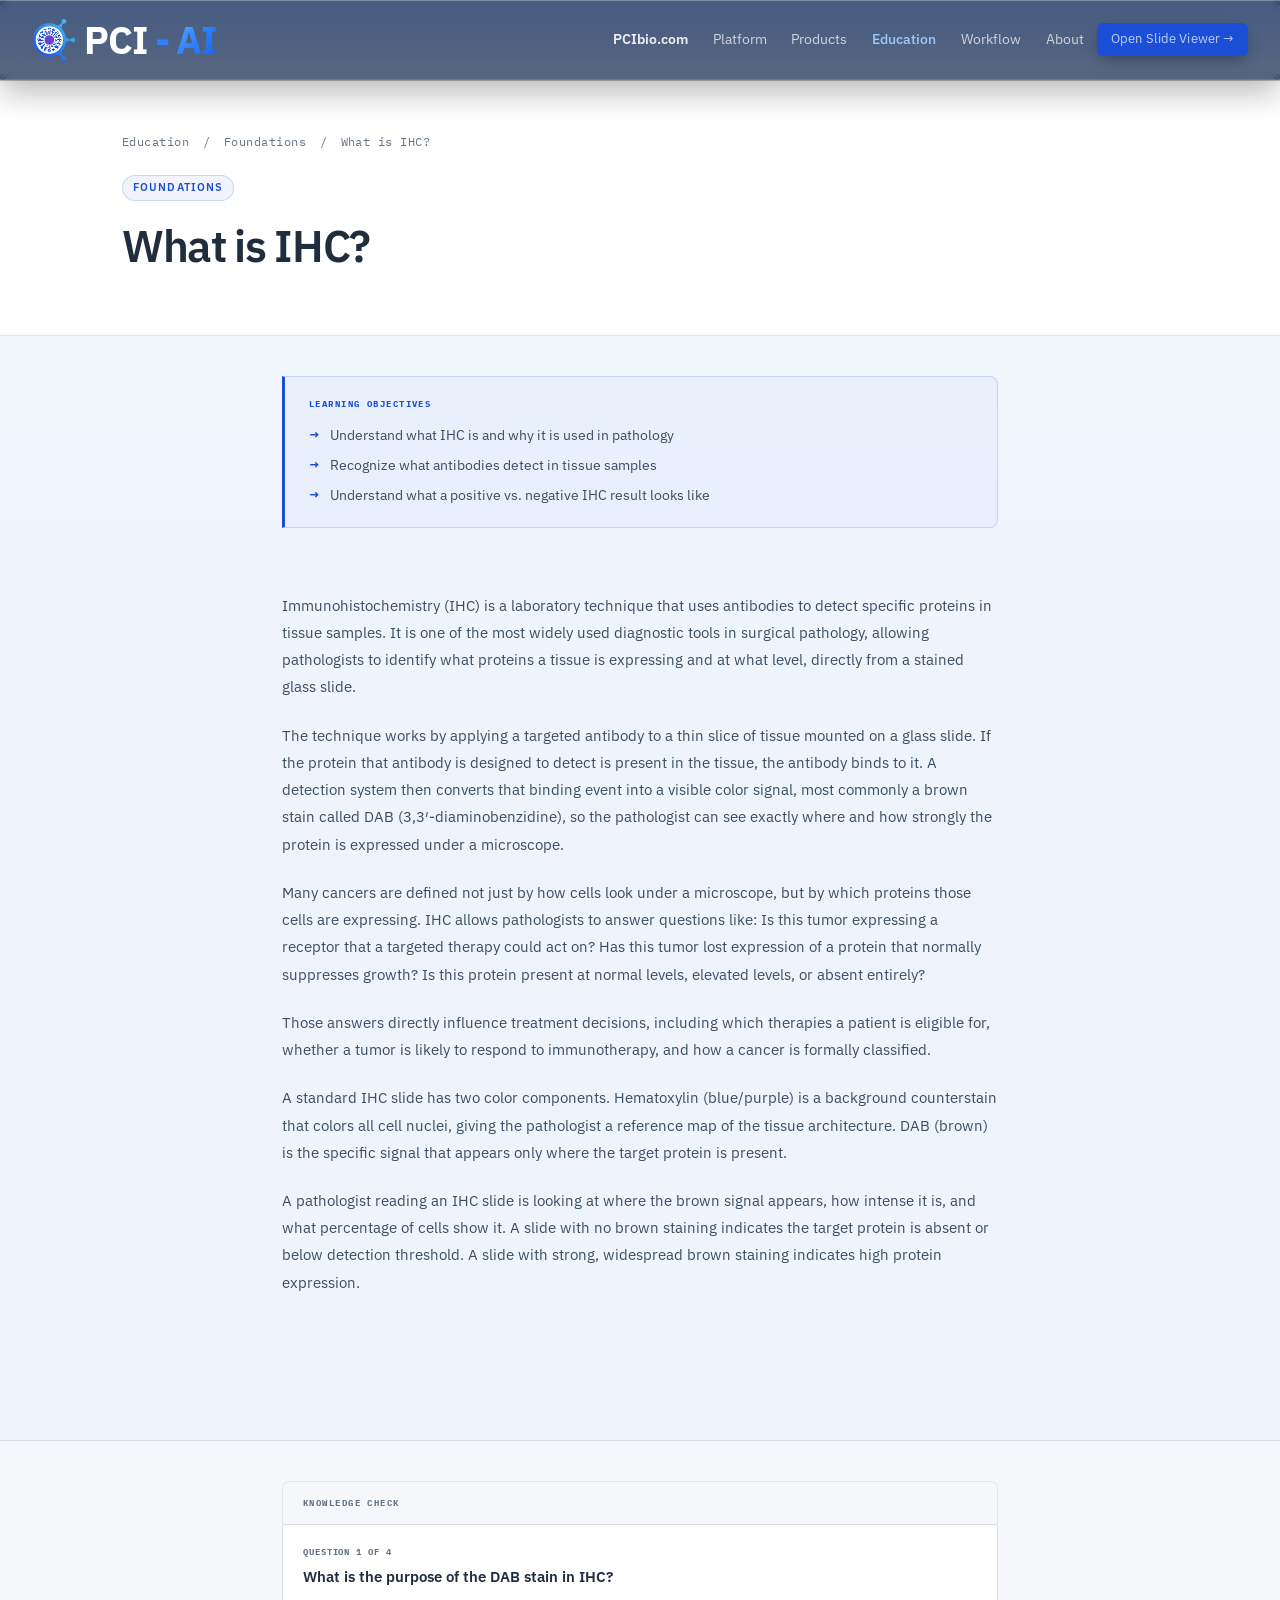
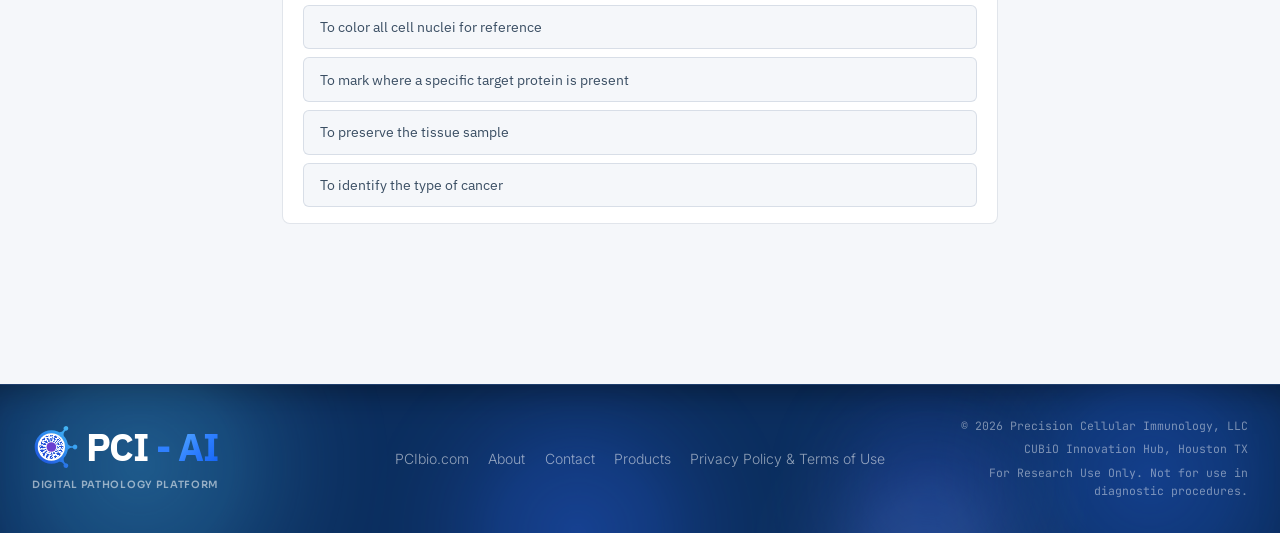
<file: education/foundations/what-is-ihc/index.html>
<!DOCTYPE html>
<html lang="en">
<head>
  <meta charset="UTF-8" />
  <script>document.documentElement.classList.add('js');if('scrollRestoration' in history&&!location.hash)history.scrollRestoration='manual';</script>
  <meta name="viewport" content="width=device-width, initial-scale=1.0"/>
  <title>What is IHC? · PCI-AI Education</title>
  <meta name="description" content="An introduction to immunohistochemistry (IHC): how antibodies and DAB chromogen reveal protein expression in tissue sections.">
  <link rel="canonical" href="https://pcibio.ai/education/foundations/what-is-ihc">
  <link rel="icon" href="/static/images/pci-ai-logo.svg" type="image/svg+xml">
  <link rel="icon" href="/static/images/favicon-32.png" sizes="32x32" type="image/png">
  <link rel="apple-touch-icon" href="/apple-touch-icon.png">
  <meta name="theme-color" content="#0f1f3d">
  <meta property="og:type" content="website">
  <meta property="og:site_name" content="PCI-AI">
  <meta property="og:title" content="What is IHC? · PCI-AI Education">
  <meta property="og:description" content="An introduction to immunohistochemistry (IHC): how antibodies and DAB chromogen reveal protein expression in tissue sections.">
  <meta property="og:url" content="https://pcibio.ai/education/foundations/what-is-ihc">
  <meta property="og:image" content="https://pcibio.ai/static/images/og-card.png">
  <meta name="twitter:card" content="summary_large_image">
  <link rel="preconnect" href="https://fonts.googleapis.com">
  <link rel="preconnect" href="https://fonts.gstatic.com" crossorigin>
  <link rel="stylesheet" href="/static/css/main.css?v=20261014b">
  <link rel="stylesheet" href="/static/css/education.css?v=20261014b">
  <link href="https://fonts.googleapis.com/css2?family=IBM+Plex+Sans:wght@400;500;600;700&family=IBM+Plex+Mono:wght@400;500;600&display=swap" rel="stylesheet">
</head>
<body>
  <a class="skip-link" href="#main">Skip to content</a>

  <div class="mouse-glow" id="mouseGlow"></div>

  <nav class="nav" id="nav">
    <a href="/" class="nav-logo"><img src="/static/images/pci-ai-logo.svg" class="aperture-mark" width="44" height="44" alt="">PCI<span class="logo-dot">-</span><span class="logo-accent">AI</span></a>
    <button class="nav-toggle" id="navToggle" aria-label="Open menu" aria-expanded="false" aria-controls="navLinks"><span></span><span></span><span></span></button>
    <div class="nav-links" id="navLinks">
      <a href="https://pcibio.com/" target="_blank" rel="noopener">PCIbio.com</a>
      <a href="/#features">Platform</a>
      <a href="/#products">Products</a>
      <a href="/education" style="color:var(--accent);">Education</a>
      <a href="/#workflow">Workflow</a>
      <a href="/#about">About</a>
      <a href="https://pcibio.com/viewer.html" target="_blank" rel="noopener" class="btn-primary btn-sm">Open Slide Viewer &#8594;</a>
    </div>
  </nav>

  
  <main id="main">
<div style="height:60px;"></div>

  <div style="background:var(--bg);border-bottom:1px solid var(--border);">
    <div class="edu-page-header">
      <div class="edu-breadcrumb">
        <a href="/education">Education</a>
        <span>/</span>
        <a href="/education">Foundations</a>
        <span>/</span>
        What is IHC?
      </div>
      <div class="section-tag" style="margin-bottom:1.25rem;">Foundations</div>
      <h1>What is IHC?</h1>
    </div>
  </div>

  <div class="edu-content">

    <div class="edu-objectives-inner reveal">
      <div class="edu-objectives-eyebrow">LEARNING OBJECTIVES</div>
      <ul class="edu-objectives-list">
        <li>Understand what IHC is and why it is used in pathology</li>
        <li>Recognize what antibodies detect in tissue samples</li>
        <li>Understand what a positive vs. negative IHC result looks like</li>
      </ul>
    </div>

    <section class="edu-section">
      <p class="reveal">Immunohistochemistry (IHC) is a laboratory technique that uses antibodies to detect specific proteins in tissue samples. It is one of the most widely used diagnostic tools in surgical pathology, allowing pathologists to identify what proteins a tissue is expressing and at what level, directly from a stained glass slide.</p>
      <p class="reveal">The technique works by applying a targeted antibody to a thin slice of tissue mounted on a glass slide. If the protein that antibody is designed to detect is present in the tissue, the antibody binds to it. A detection system then converts that binding event into a visible color signal, most commonly a brown stain called DAB (3,3&#8242;-diaminobenzidine), so the pathologist can see exactly where and how strongly the protein is expressed under a microscope.</p>
      <p class="reveal">Many cancers are defined not just by how cells look under a microscope, but by which proteins those cells are expressing. IHC allows pathologists to answer questions like: Is this tumor expressing a receptor that a targeted therapy could act on? Has this tumor lost expression of a protein that normally suppresses growth? Is this protein present at normal levels, elevated levels, or absent entirely?</p>
      <p class="reveal">Those answers directly influence treatment decisions, including which therapies a patient is eligible for, whether a tumor is likely to respond to immunotherapy, and how a cancer is formally classified.</p>
      <p class="reveal">A standard IHC slide has two color components. Hematoxylin (blue/purple) is a background counterstain that colors all cell nuclei, giving the pathologist a reference map of the tissue architecture. DAB (brown) is the specific signal that appears only where the target protein is present.</p>
      <p class="reveal">A pathologist reading an IHC slide is looking at where the brown signal appears, how intense it is, and what percentage of cells show it. A slide with no brown staining indicates the target protein is absent or below detection threshold. A slide with strong, widespread brown staining indicates high protein expression.</p>
    </section>

  </div>

  <div class="edu-quiz-section">
    <div class="edu-content">
      <div class="edu-quiz-inner">
        <div class="edu-quiz-eyebrow">KNOWLEDGE CHECK</div>
        <div id="quiz-area"></div>
        <div id="quiz-score" style="display:none;"></div>
      </div>
    </div>
  </div>

  </main>

  <footer class="footer">
    <div class="lava" aria-hidden="true"><span></span><span></span><span></span><span></span><span></span></div>
    <div class="footer-inner">
      <div class="footer-brand">
        <a href="/" class="nav-logo"><img src="/static/images/pci-ai-logo.svg" class="aperture-mark" width="44" height="44" alt="">PCI<span class="logo-dot">-</span><span class="logo-accent">AI</span></a>
        <div class="footer-tagline">Digital Pathology Platform</div>
      </div>
      <div class="footer-links">
        <a href="https://pcibio.com/" target="_blank" rel="noopener">PCIbio.com</a>
        <a href="https://pcibio.com/about.html" target="_blank" rel="noopener">About</a>
        <a href="https://pcibio.com/contact.html" target="_blank" rel="noopener">Contact</a>
        <a href="https://pcibio.com/products.html" target="_blank" rel="noopener">Products</a>
        <a href="/privacy">Privacy Policy &amp; Terms of Use</a>
      </div>
      <div class="footer-right">
        <span class="footer-copy">&#169; 2026 Precision Cellular Immunology, LLC</span>
        <div class="footer-location"><span>CUBiO Innovation Hub</span>, Houston TX</div>
        <p class="footer-ruo">For Research Use Only. Not for use in diagnostic procedures.</p>
      </div>
    </div>
  </footer>

  <script>
    const mouseGlow = document.getElementById('mouseGlow');
    let gx = 0, gy = 0, gq = false;
    document.addEventListener('mousemove', e => {
      gx = e.clientX; gy = e.clientY;
      if (!gq) { gq = true; requestAnimationFrame(function () { gq = false; mouseGlow.style.transform = 'translate3d(' + (gx - 200) + 'px,' + (gy - 200) + 'px,0)'; }); }
    });
    window.addEventListener('scroll', () => {
      document.getElementById('nav').classList.toggle('scrolled', window.scrollY > 40);
    }, { passive: true });
    const revealObs = new IntersectionObserver(entries => {
      entries.forEach(e => { if (e.isIntersecting) e.target.classList.add('visible'); });
    }, { threshold: 0.06 });
    document.querySelectorAll('.reveal').forEach(el => revealObs.observe(el));

    (function () {
      var QUESTIONS = [
        {
          q: "What is the purpose of the DAB stain in IHC?",
          opts: [
            "To color all cell nuclei for reference",
            "To mark where a specific target protein is present",
            "To preserve the tissue sample",
            "To identify the type of cancer"
          ],
          correct: 1
        },
        {
          q: "In IHC, what does an antibody bind to?",
          opts: [
            "The glass slide",
            "The hematoxylin counterstain",
            "A specific protein in the tissue",
            "The DAB detection reagent"
          ],
          correct: 2
        },
        {
          q: "A pathologist reads an IHC slide and sees no brown staining. This most likely means:",
          opts: [
            "The staining protocol failed",
            "The tissue was not properly fixed",
            "The target protein is absent or below detection threshold",
            "The antibody was too concentrated"
          ],
          correct: 2
        },
        {
          q: "Which color does hematoxylin produce on a standard IHC slide?",
          opts: [
            "Brown",
            "Red",
            "Blue/purple",
            "Green"
          ],
          correct: 2
        }
      ];
      var idx = 0, score = 0;

      function render() {
        var q = QUESTIONS[idx];
        var area = document.getElementById('quiz-area');
        var html = '<div class="quiz-q-area">';
        html += '<div class="quiz-q-num">Question ' + (idx + 1) + ' of ' + QUESTIONS.length + '</div>';
        html += '<div class="quiz-q-text">' + q.q + '</div>';
        html += '<div class="quiz-options">';
        q.opts.forEach(function (opt, i) {
          html += '<button class="quiz-option" data-idx="' + i + '">' + opt + '</button>';
        });
        html += '</div>';
        html += '<div class="quiz-feedback" id="quiz-fb" style="display:none;"></div>';
        html += '<div class="quiz-nav" id="quiz-nav" style="display:none;">';
        html += '<button class="quiz-next-btn" id="quiz-next">' + (idx < QUESTIONS.length - 1 ? 'Next Question →' : 'See Results') + '</button>';
        html += '</div></div>';
        area.innerHTML = html;
        area.querySelectorAll('.quiz-option').forEach(function (btn) {
          btn.addEventListener('click', function () {
            var chosen = parseInt(this.dataset.idx);
            var correct = QUESTIONS[idx].correct;
            area.querySelectorAll('.quiz-option').forEach(function (b) { b.disabled = true; });
            if (chosen === correct) {
              score++;
              this.classList.add('quiz-option-correct');
              document.getElementById('quiz-fb').textContent = '✓ Correct';
              document.getElementById('quiz-fb').className = 'quiz-feedback quiz-feedback-correct';
            } else {
              this.classList.add('quiz-option-wrong');
              area.querySelectorAll('.quiz-option')[correct].classList.add('quiz-option-correct');
              document.getElementById('quiz-fb').textContent = '✗ Incorrect. Correct answer: ' + QUESTIONS[idx].opts[correct];
              document.getElementById('quiz-fb').className = 'quiz-feedback quiz-feedback-wrong';
            }
            document.getElementById('quiz-fb').style.display = 'block';
            document.getElementById('quiz-nav').style.display = 'block';
            document.getElementById('quiz-next').addEventListener('click', function () {
              idx++;
              if (idx >= QUESTIONS.length) { showScore(); } else { render(); }
            });
          });
        });
      }

      function showScore() {
        document.getElementById('quiz-area').style.display = 'none';
        var s = document.getElementById('quiz-score');
        s.style.display = 'block';
        s.innerHTML = '<div class="quiz-score-inner">' +
          '<div class="quiz-score-num">' + score + '/' + QUESTIONS.length + '</div>' +
          '<div class="quiz-score-label">' + (score === QUESTIONS.length ? 'Perfect score!' : score + ' of ' + QUESTIONS.length + ' correct') + '</div>' +
          '<button class="quiz-restart-btn" onclick="location.reload()">Retake Quiz</button>' +
          '</div>';
      }

      document.addEventListener('DOMContentLoaded', function () {
        if (document.getElementById('quiz-area')) render();
      });
    })();
  </script>
  <script>
    (function () {
      var t = document.getElementById('navToggle'), n = document.getElementById('nav');
      if (!t || !n) return;
      t.addEventListener('click', function () {
        var open = n.classList.toggle('nav-open');
        t.setAttribute('aria-expanded', open);
        t.setAttribute('aria-label', open ? 'Close menu' : 'Open menu');
      });
      n.querySelectorAll('.nav-links a').forEach(function (a) {
        a.addEventListener('click', function () { n.classList.remove('nav-open'); t.setAttribute('aria-expanded', 'false'); });
      });
    })();
  </script>
  <script src="/static/js/liquid-glass.js?v=20261014b" defer></script>
</body>
</html>
</file>
<file: static/css/main.css>
﻿/* ── Reset & base ─────────────────────────────────────────── */
*, *::before, *::after { box-sizing: border-box; margin: 0; padding: 0; }

:root {
  --bg:          #FFFFFF;
  --bg2:         #F5F7FA;
  --bg3:         #DDE4EE;
  --navy:        #0B2E5F;
  --accent:      #1B4FD8;
  --accent2:     #1540B8;
  --teal:        #0369A1;
  --hematoxylin: #0B2E5F;
  --indigo:      #1B4FD8;
  --text:        #1F2D3D;
  --text2:       #3A4E63;
  --text3:       #64748B;
  --border:      rgba(11,46,95,0.12);
  --border2:     rgba(11,46,95,0.22);
  --shadow:      0 1px 3px rgba(11,46,95,0.07), 0 4px 12px rgba(11,46,95,0.05);
  --shadow-lg:   0 4px 24px rgba(11,46,95,0.10), 0 12px 40px rgba(27,79,216,0.06);
  --radius:      6px;
  --radius-lg:   8px;
  --p53-oe:      #C0392B;
  --p53-wt:      #0EA5E9;
  --p53-null:    #64748B;
}

html { scroll-behavior: smooth; }
body {
  font-family: 'IBM Plex Sans', sans-serif;
  font-size: 14px;
  background: var(--bg2);
  color: var(--text);
  line-height: 1.6;
  -webkit-font-smoothing: antialiased;
  overflow-x: hidden;
}
a { color: var(--accent); text-decoration: none; }
h1,h2,h3,h4 { line-height: 1.2; }

/* ── Scroll reveal ────────────────────────────────────────── */
.js .reveal, .js .reveal-left, .js .reveal-right {
  opacity: 0;
  transition: opacity 0.7s cubic-bezier(0.25,0.46,0.45,0.94),
              transform 0.7s cubic-bezier(0.25,0.46,0.45,0.94);
}
.js .reveal       { transform: translateY(28px); }
.js .reveal-left  { transform: translateX(-30px); }
.js .reveal-right { transform: translateX(30px); }
.reveal.visible, .reveal-left.visible, .reveal-right.visible {
  opacity: 1; transform: translate(0,0);
}
.delay-1 { transition-delay: 0.1s; }
.delay-2 { transition-delay: 0.2s; }
.delay-3 { transition-delay: 0.3s; }
.delay-4 { transition-delay: 0.4s; }
.delay-5 { transition-delay: 0.5s; }
.delay-6 { transition-delay: 0.6s; }

/* ── Gradient text ────────────────────────────────────────── */
.gradient-text { color: var(--accent); }

/* ── Background layers ────────────────────────────────────── */
.hero-bg {
  position: fixed; inset: 0; z-index: -4; pointer-events: none;
  background: linear-gradient(-45deg, #F5F7FA, #EBF0F7, #E2EBF6, #F0F4FB, #F5F7FA);
  background-size: 400% 400%;
  animation: gradientShift 14s ease infinite;
}
@keyframes gradientShift {
  0%   { background-position: 0% 50%; }
  50%  { background-position: 100% 50%; }
  100% { background-position: 0% 50%; }
}
.grid-overlay {
  position: fixed; inset: 0; z-index: -2; pointer-events: none;
  background-image: radial-gradient(circle, rgba(11,46,95,0.07) 1px, transparent 1px);
  background-size: 30px 30px;
  mask-image: linear-gradient(to bottom, rgba(0,0,0,0.45) 0%, rgba(0,0,0,0.08) 55%, transparent 90%);
  -webkit-mask-image: linear-gradient(to bottom, rgba(0,0,0,0.45) 0%, rgba(0,0,0,0.08) 55%, transparent 90%);
}
#bgCanvas {
  position: fixed; inset: 0; z-index: -3; pointer-events: none; display: block;
}

/* ── Orbs ─────────────────────────────────────────────────── */
.orb { position: fixed; border-radius: 50%; pointer-events: none; z-index: -1; filter: blur(80px); will-change: transform; }
.orb-1 { width: 600px; height: 600px; background: radial-gradient(circle, rgba(27,79,216,0.07) 0%, transparent 70%); top: -180px; right: -160px; }
.orb-2 { width: 480px; height: 480px; background: radial-gradient(circle, rgba(56,189,248,0.05) 0%, transparent 70%); bottom: -140px; left: -100px; }
.orb-3 { width: 400px; height: 400px; background: radial-gradient(circle, rgba(11,46,95,0.05) 0%, transparent 70%); top: 38vh; right: 5vw; }
.orb-4 { width: 300px; height: 300px; background: radial-gradient(circle, rgba(56,189,248,0.04) 0%, transparent 70%); top: 55vh; left: 8vw; }

/* ── Mouse glow ───────────────────────────────────────────── */
.mouse-glow {
  position: fixed; width: 400px; height: 400px; border-radius: 50%;
  background: radial-gradient(circle, rgba(27,79,216,0.05) 0%, transparent 60%);
  pointer-events: none; z-index: 0; left: 0; top: 0;
  transform: translate3d(-400px,-400px,0); mix-blend-mode: multiply; will-change: transform;
}

/* ── Nav ──────────────────────────────────────────────────── */
.nav {
  position: fixed; top: 0; left: 0; right: 0; z-index: 100;
  display: flex; align-items: center; justify-content: space-between;
  padding: 0 2rem; height: 80px;
  background: rgba(11,46,95,0.97);
  border-bottom: 1px solid rgba(255,255,255,0.08);
  backdrop-filter: blur(14px); -webkit-backdrop-filter: blur(14px);
  transition: border-color 0.2s, box-shadow 0.2s;
}
.nav.scrolled { border-color: rgba(255,255,255,0.12); box-shadow: 0 1px 14px rgba(11,46,95,0.28); }
.nav-logo { display: flex; align-items: center; gap: 8px; font-weight: 700; font-size: 38px; line-height: 1; letter-spacing: -0.03em; color: #fff; text-decoration: none; }
.aperture-mark { flex-shrink: 0; display: block; }
.logo-accent { color: rgba(99,178,255,0.92); }
.logo-dot    { color: rgba(124,108,240,0.82); }
.logo-ai     { font-size: 0.62em; color: rgba(56,189,248,0.82); font-family: 'IBM Plex Mono', monospace;
  font-feature-settings: 'tnum'; font-weight: 500; vertical-align: super; }
.nav-links { display: flex; align-items: center; gap: 0.15rem; }
.nav-links a {
  font-size: 13.5px; color: rgba(255,255,255,0.72); padding: 0.4rem 0.7rem; border-radius: var(--radius);
  transition: color 0.15s, background 0.15s; text-decoration: none; font-weight: 400;
  position: relative;
}
.nav-links a::after {
  content: ''; position: absolute; bottom: 4px; left: 0.7rem; right: 0.7rem;
  height: 1.5px; background: #38BDF8;
  transform: scaleX(0); transform-origin: left;
  transition: transform 0.22s ease;
}
.nav-links a:hover::after { transform: scaleX(1); }
.nav-links a:hover { color: #fff; background: rgba(255,255,255,0.08); text-decoration: none; }
.nav-links a:first-child { font-weight: 600; color: rgba(255,255,255,0.90); }
.nav-signin { color: rgba(255,255,255,0.72) !important; }

/* ── Buttons ──────────────────────────────────────────────── */
.btn-primary {
  display: inline-flex; align-items: center; gap: 0.4rem;
  background: var(--accent); color: #fff; border: none;
  padding: 0.58rem 1.2rem; border-radius: var(--radius); font-size: 14px; font-weight: 600;
  cursor: pointer; transition: all 0.18s; text-decoration: none; letter-spacing: 0.01em;
  box-shadow: 0 2px 10px rgba(27,79,216,0.22);
}
.btn-primary:hover { background: var(--accent2); box-shadow: 0 4px 18px rgba(27,79,216,0.32); transform: translateY(-1px); text-decoration: none; color: #fff; }
.btn-primary.btn-lg { padding: 0.72rem 1.55rem; font-size: 15px; }
.btn-primary.btn-sm { padding: 0.38rem 0.85rem; font-size: 13px; }
.btn-ghost {
  display: inline-flex; align-items: center; gap: 0.4rem;
  background: transparent; color: var(--accent);
  border: 1px solid rgba(27,79,216,0.28); padding: 0.58rem 1.2rem;
  border-radius: var(--radius); font-size: 14px; font-weight: 500;
  cursor: pointer; transition: all 0.18s; text-decoration: none;
}
.btn-ghost:hover { background: rgba(27,79,216,0.05); border-color: var(--accent); text-decoration: none; color: var(--accent); }
.btn-ghost.btn-lg { padding: 0.72rem 1.55rem; font-size: 15px; }
.btn-text { background: none; border: none; color: var(--text3); font-size: 14px; cursor: pointer; padding: 0.6rem 0; text-decoration: none; transition: color 0.15s; }
.btn-text:hover { color: var(--accent); text-decoration: none; }

/* ── Section utilities ────────────────────────────────────── */
.section-wrap { max-width: 1100px; margin: 0 auto; padding: 5rem 2rem; }
.section-tag {
  display: inline-block; font-size: 11px; font-weight: 600; letter-spacing: 0.1em;
  text-transform: uppercase; color: var(--accent);
  border: 1px solid rgba(27,79,216,0.18); background: rgba(27,79,216,0.05);
  padding: 3px 10px; border-radius: 99px; margin-bottom: 1rem;
}
.section-tag-hema  { color: var(--hematoxylin); border-color: rgba(11,46,95,0.2);  background: rgba(11,46,95,0.05); }
.section-tag-eosin { color: var(--teal);          border-color: rgba(56,189,248,0.2);   background: rgba(56,189,248,0.05); }
.section-tag-teal  { color: var(--teal);          border-color: rgba(56,189,248,0.2);   background: rgba(56,189,248,0.05); }
.section-wrap h2 { font-size: clamp(1.6rem, 3vw, 2.4rem); font-weight: 600; letter-spacing: -0.02em; margin-bottom: 1rem; }
.section-sub { font-size: 15px; color: var(--text2); max-width: 600px; line-height: 1.7; margin-bottom: 2.5rem; }

/* ── Section backgrounds ──────────────────────────────────── */
.section-alt   { background: var(--bg2); }
.section-hema  { background: rgba(11,46,95,0.04); }
.section-eosin { background: rgba(56,189,248,0.04); }
.section-light { background: var(--bg2); }

/* ── Section dividers ─────────────────────────────────────── */
.section-divider       { display: block; height: 1px; border: none; background: linear-gradient(90deg, transparent, rgba(27,79,216,0.16), transparent); }
.section-divider-hema  { background: linear-gradient(90deg, transparent, rgba(11,46,95,0.16), transparent); }
.section-divider-eosin { background: linear-gradient(90deg, transparent, rgba(56,189,248,0.14), transparent); }

/* ── Hero ─────────────────────────────────────────────────── */
.hero {
  min-height: 100vh; padding: 140px 2rem 80px;
  max-width: 1200px; margin: 0 auto;
  display: flex; align-items: center; gap: 4rem;
}
.hero-content { flex: 1; min-width: 0; }
.hero-badge {
  display: inline-flex; align-items: center; gap: 0.5rem; font-size: 12px; font-weight: 500;
  color: var(--accent); border: 1px solid rgba(27,79,216,0.2); background: rgba(27,79,216,0.05);
  padding: 5px 12px; border-radius: 99px; margin-bottom: 1.5rem;
}
.badge-dot {
  width: 6px; height: 6px; border-radius: 50%; background: var(--accent);
  animation: pulse 2.2s ease infinite;
}
@keyframes pulse {
  0%,100% { opacity: 1; transform: scale(1); }
  50%      { opacity: 0.45; transform: scale(0.65); }
}
.hero h1 { font-size: clamp(2rem, 4.5vw, 3.4rem); font-weight: 600; letter-spacing: -0.02em; margin-bottom: 1.25rem; color: var(--text); }
.hero-sub { font-size: 16px; color: var(--text2); max-width: 480px; line-height: 1.75; margin-bottom: 2rem; }
.hero-actions { display: flex; gap: 0.75rem; flex-wrap: wrap; margin-bottom: 2rem; }

/* ── Zoom slider ──────────────────────────────────────────── */
.zoom-slider-wrap {
  display: flex; align-items: center; gap: 0.75rem; margin-bottom: 2.5rem;
  padding: 0.55rem 1rem; background: var(--bg); border: 1px solid var(--border);
  border-radius: var(--radius); max-width: 280px; box-shadow: var(--shadow);
}
.zoom-label { font-size: 11px; font-weight: 600; letter-spacing: 0.08em; text-transform: uppercase; color: var(--text3); flex-shrink: 0; }
.zoom-slider { flex: 1; -webkit-appearance: none; appearance: none; height: 3px; background: var(--bg3); border-radius: 99px; outline: none; }
.zoom-slider::-webkit-slider-thumb { -webkit-appearance: none; width: 14px; height: 14px; border-radius: 50%; background: var(--accent); cursor: pointer; box-shadow: 0 0 0 3px rgba(27,79,216,0.14); }
.zoom-val { font-size: 12px; font-family: 'IBM Plex Mono', monospace;
  font-feature-settings: 'tnum'; font-weight: 600; color: var(--accent); min-width: 28px; text-align: right; }

/* ── Hero stats ───────────────────────────────────────────── */
.hero-stats {
  display: grid; grid-template-columns: repeat(4,1fr); gap: 0;
  border: 1px solid var(--border); border-radius: var(--radius);
  background: var(--bg); overflow: hidden; max-width: 420px;
  box-shadow: var(--shadow);
}
.stat { padding: 0.85rem 1rem; display: flex; flex-direction: column; align-items: center; border-right: 1px solid var(--border); }
.stat:last-child { border-right: none; }
.stat-num { font-size: 15px; font-weight: 700; color: var(--accent); font-family: 'IBM Plex Mono', monospace;
  font-feature-settings: 'tnum'; line-height: 1; margin-bottom: 3px; }
.stat-lbl { font-size: 9px; font-weight: 600; letter-spacing: 0.06em; text-transform: uppercase; color: var(--text3); }

/* ── Hero visual (browser mockup) ────────────────────────── */
.hero-visual { flex: 1; max-width: 560px; }
.viewer-mockup {
  background: #1e293b; border-radius: 12px;
  box-shadow: 0 28px 80px rgba(11,46,95,0.18), 0 6px 20px rgba(27,79,216,0.08);
  overflow: hidden; border: 1px solid rgba(255,255,255,0.08);
}
.mockup-bar { background: #0f172a; padding: 0.65rem 0.9rem; display: flex; align-items: center; gap: 0.75rem; }
.mockup-dots { display: flex; gap: 6px; }
.mockup-dots span { width: 10px; height: 10px; border-radius: 50%; background: #1e293b; }
.mockup-dots span:nth-child(1) { background: #ef4444; }
.mockup-dots span:nth-child(2) { background: #f59e0b; }
.mockup-dots span:nth-child(3) { background: #10b981; }
.mockup-url {
  flex: 1; background: rgba(255,255,255,0.06); border-radius: 4px;
  padding: 3px 10px; font-size: 11px; color: rgba(255,255,255,0.35);
  font-family: 'IBM Plex Mono', monospace;
  font-feature-settings: 'tnum'; display: flex; align-items: center; gap: 0.4rem;
}
.mockup-controls { display: flex; gap: 8px; font-size: 12px; color: rgba(255,255,255,0.28); }
.mockup-app { display: flex; height: 320px; }

/* ── Mockup sidebar ───────────────────────────────────────── */
.mockup-sidebar { width: 140px; flex-shrink: 0; background: #0f1629; border-right: 1px solid rgba(255,255,255,0.06); padding: 0.85rem; overflow: hidden; }
.mock-section-label { font-size: 9px; font-weight: 700; letter-spacing: 0.1em; text-transform: uppercase; color: rgba(255,255,255,0.28); margin-bottom: 0.5rem; margin-top: 0.6rem; }
.mock-mags { display: grid; grid-template-columns: 1fr 1fr; gap: 3px; margin-bottom: 0.6rem; }
.mag-btn {
  background: rgba(255,255,255,0.05); border: 1px solid rgba(255,255,255,0.08);
  color: rgba(255,255,255,0.38); border-radius: 3px; padding: 4px 0; font-size: 10px;
  cursor: pointer; text-align: center; transition: all 0.15s; font-weight: 500;
  font-family: 'IBM Plex Mono', monospace;
  font-feature-settings: 'tnum';
}
.mag-btn:hover  { border-color: rgba(27,79,216,0.5); color: rgba(255,255,255,0.7); }
.mag-btn.active { background: rgba(27,79,216,0.35); color: #fff; border-color: rgba(27,79,216,0.6); font-weight: 600; }
.mock-divider   { height: 1px; background: rgba(255,255,255,0.07); margin: 0.5rem 0; }
.mock-info { display: flex; justify-content: space-between; font-size: 9.5px; padding: 2px 0; }
.mock-info span:first-child { color: rgba(255,255,255,0.3); }
.mock-info span:last-child  { color: rgba(255,255,255,0.6); font-family: 'IBM Plex Mono', monospace;
  font-feature-settings: 'tnum'; }
.mock-thumb { height: 42px; background: rgba(255,255,255,0.04); border-radius: 3px; border: 1px solid rgba(255,255,255,0.07); margin-top: 0.5rem; position: relative; overflow: hidden; }

/* ── Mockup canvas (H&E tissue) ───────────────────────────── */
.mockup-canvas { flex: 1; position: relative; background: #0a0f1a; overflow: hidden; }
.canvas-eosin {
  position: absolute; inset: 0;
  background:
    radial-gradient(ellipse 65% 55% at 48% 52%, rgba(232,130,154,0.16) 0%, rgba(232,130,154,0.06) 45%, transparent 70%),
    radial-gradient(ellipse 40% 35% at 72% 35%, rgba(232,130,154,0.10) 0%, transparent 55%),
    radial-gradient(ellipse 45% 40% at 22% 68%, rgba(232,130,154,0.08) 0%, transparent 55%);
}
.canvas-hema {
  position: absolute; inset: 0;
  background:
    radial-gradient(ellipse 55% 48% at 47% 50%, rgba(123,94,167,0.22) 0%, transparent 65%),
    radial-gradient(ellipse 28% 32% at 78% 28%, rgba(123,94,167,0.14) 0%, transparent 55%),
    radial-gradient(ellipse 32% 28% at 18% 72%, rgba(123,94,167,0.12) 0%, transparent 50%);
}
.tissue-layer { position: absolute; inset: 0; background: radial-gradient(ellipse 80% 70% at 50% 50%, rgba(15,10,30,0.15) 0%, transparent 100%); transform-origin: center; }
.nuclei-layer { position: absolute; inset: 0; pointer-events: none; }
.nucleus { position: absolute; border-radius: 50%; background: radial-gradient(circle, rgba(80,45,110,0.85) 0%, rgba(123,94,167,0.5) 55%, transparent 100%); }

/* ── Reticle ──────────────────────────────────────────────── */
.reticle { position: absolute; inset: 0; pointer-events: none; z-index: 2; }
.reticle-h { position: absolute; top: 50%; left: 0; right: 0; height: 1px; background: rgba(56,189,248,0.18); }
.reticle-v { position: absolute; left: 50%; top: 0; bottom: 0; width: 1px; background: rgba(56,189,248,0.18); }
.reticle-ring { position: absolute; border-radius: 50%; border: 1px solid rgba(56,189,248,0.24); }
.reticle-ring-outer { width: 90px; height: 90px; top: calc(50% - 45px); left: calc(50% - 45px); }
.reticle-ring-mid   { width: 44px; height: 44px; top: calc(50% - 22px); left: calc(50% - 22px); border-color: rgba(56,189,248,0.18); }
.reticle-ring-inner { width: 14px; height: 14px; top: calc(50% - 7px);  left: calc(50% - 7px); border-color: rgba(56,189,248,0.30); }
.reticle-tick { position: absolute; background: rgba(56,189,248,0.22); }
.tick-t,.tick-b { width: 1px; height: 6px; left: calc(50% - 0.5px); }
.tick-l,.tick-r { height: 1px; width: 6px; top: calc(50% - 0.5px); }
.tick-t { top: calc(50% - 50px); }
.tick-b { bottom: calc(50% - 50px); }
.tick-l { left: calc(50% - 50px); }
.tick-r { right: calc(50% - 50px); }
.scan-line {
  position: absolute; left: 0; right: 0; height: 1px;
  background: linear-gradient(90deg, transparent 0%, rgba(56,189,248,0.4) 30%, rgba(56,189,248,0.6) 50%, rgba(56,189,248,0.4) 70%, transparent 100%);
  animation: scan 4s ease-in-out infinite;
}
@keyframes scan {
  0%   { top: 15%; opacity: 0; }
  10%  { opacity: 1; }
  90%  { opacity: 1; }
  100% { top: 85%; opacity: 0; }
}
.zoom-indicator {
  position: absolute; bottom: 8px; left: 8px; font-size: 9px;
  font-family: 'IBM Plex Mono', monospace;
  font-feature-settings: 'tnum'; color: rgba(56,189,248,0.7);
  background: rgba(0,0,0,0.5); padding: 2px 6px; border-radius: 3px;
}
.mockup-toolbar { position: absolute; bottom: 8px; right: 8px; display: flex; flex-direction: column; gap: 2px; z-index: 5; }
.mockup-toolbar button {
  width: 22px; height: 22px; background: rgba(255,255,255,0.07); border: 1px solid rgba(255,255,255,0.10);
  color: rgba(255,255,255,0.45); border-radius: 3px; font-size: 13px; cursor: pointer;
  display: flex; align-items: center; justify-content: center; transition: all 0.15s;
}
.mockup-toolbar button:hover { background: rgba(255,255,255,0.14); color: rgba(255,255,255,0.82); border-color: rgba(255,255,255,0.22); }
.tool-btn.active { background: rgba(27,79,216,0.28) !important; color: rgba(255,255,255,0.9) !important; border-color: rgba(27,79,216,0.5) !important; }
.tool-sep { height: 1px; background: rgba(255,255,255,0.08); margin: 1px 0; }

/* ── Ticker ───────────────────────────────────────────────── */
.ticker-wrap { overflow: hidden; border-top: 1px solid var(--border); border-bottom: 1px solid var(--border); background: var(--bg2); padding: 0.6rem 0; }
.ticker { display: inline-flex; align-items: center; white-space: nowrap; animation: ticker-scroll 40s linear infinite; }
@keyframes ticker-scroll { from { transform: translateX(0); } to { transform: translateX(-50%); } }
.ticker span { font-size: 11px; font-family: 'IBM Plex Mono', monospace;
  font-feature-settings: 'tnum'; font-weight: 500; color: var(--text3); padding: 0 0.75rem; letter-spacing: 0.06em; }
.ticker .sep { color: var(--accent); opacity: 0.4; padding: 0 0.1rem; }

/* ── Genetic sequence banners ─────────────────────────────── */
.section-banner {
  height: 36px; overflow: hidden; position: relative;
  display: flex; align-items: center; flex-shrink: 0;
}
.section-banner::before,
.section-banner::after {
  content: ''; position: absolute; top: 0; bottom: 0; width: 90px; z-index: 2; pointer-events: none;
}
.section-banner::before { left: 0; }
.section-banner::after  { right: 0; }
.banner-track {
  display: inline-block; white-space: nowrap; position: relative; z-index: 1;
  font-family: 'IBM Plex Mono', monospace;
  font-feature-settings: 'tnum'; font-size: 10px;
  letter-spacing: 0.22em; font-weight: 500; text-transform: uppercase;
  animation: seqScroll 38s linear infinite;
}
@keyframes seqScroll { from { transform: translateX(0); } to { transform: translateX(-50%); } }

.features-banner  { background: #EBF0F7; border-top:1px solid rgba(11,46,95,0.10); border-bottom:1px solid rgba(11,46,95,0.08); }
.features-banner::before  { background: linear-gradient(90deg,#EBF0F7,transparent); }
.features-banner::after   { background: linear-gradient(270deg,#EBF0F7,transparent); }
.features-banner  .banner-track { color: rgba(27,79,216,0.48); }

.products-banner  { background: #EBF0F7; border-top:1px solid rgba(11,46,95,0.10); border-bottom:1px solid rgba(11,46,95,0.08); }
.products-banner::before  { background: linear-gradient(90deg,#EBF0F7,transparent); }
.products-banner::after   { background: linear-gradient(270deg,#EBF0F7,transparent); }
.products-banner  .banner-track { color: rgba(11,46,95,0.48); }

.education-banner { background: #EBF0F7; border-top:1px solid rgba(11,46,95,0.10); border-bottom:1px solid rgba(11,46,95,0.08); }
.education-banner::before { background: linear-gradient(90deg,#EBF0F7,transparent); }
.education-banner::after  { background: linear-gradient(270deg,#EBF0F7,transparent); }
.education-banner .banner-track { color: rgba(27,79,216,0.48); animation-duration: 34s; }

.formats-banner   { background: #EBF0F7; border-top:1px solid rgba(11,46,95,0.10); border-bottom:1px solid rgba(11,46,95,0.08); }
.formats-banner::before   { background: linear-gradient(90deg,#EBF0F7,transparent); }
.formats-banner::after    { background: linear-gradient(270deg,#EBF0F7,transparent); }
.formats-banner   .banner-track { color: rgba(27,79,216,0.45); animation-duration: 30s; }

.about-banner     { background: #EBF0F7; border-top:1px solid rgba(11,46,95,0.10); border-bottom:1px solid rgba(11,46,95,0.08); }
.about-banner::before     { background: linear-gradient(90deg,#EBF0F7,transparent); }
.about-banner::after      { background: linear-gradient(270deg,#EBF0F7,transparent); }
.about-banner     .banner-track { color: rgba(11,46,95,0.45); animation-duration: 45s; }

.cta-banner       { background: rgba(0,0,0,0.10) !important; border-top:1px solid rgba(255,255,255,0.15) !important; border-bottom:1px solid rgba(255,255,255,0.10) !important; }
.cta-banner::before { background: linear-gradient(90deg,rgba(27,79,216,0.5),transparent) !important; }
.cta-banner::after  { background: linear-gradient(270deg,rgba(27,79,216,0.5),transparent) !important; }
.cta-banner .banner-track { color: rgba(255,255,255,0.50) !important; animation-duration: 22s; }

.workflow-banner  { background: #EBF0F7; border-top:1px solid rgba(11,46,95,0.10); border-bottom:1px solid rgba(11,46,95,0.08); }
.workflow-banner::before  { background: linear-gradient(90deg,#EBF0F7,transparent); }
.workflow-banner::after   { background: linear-gradient(270deg,#EBF0F7,transparent); }
.workflow-banner  .banner-track { color: rgba(11,46,95,0.48); animation-duration: 36s; }

/* ── Features ─────────────────────────────────────────────── */
.features-grid { display: grid; grid-template-columns: repeat(3,1fr); gap: 1.2rem; }
.features-grid-3 { grid-template-columns: repeat(3,1fr); max-width: 900px; }
.feat-card {
  background: var(--bg); border: 1px solid var(--border); border-radius: var(--radius-lg);
  padding: 1.6rem 1.5rem; box-shadow: var(--shadow);
  transition: all 0.22s ease; display: flex; flex-direction: column; gap: 0.4rem;
  position: relative; overflow: hidden; text-decoration: none; color: inherit;
}
.feat-card::after {
  content: ''; position: absolute; bottom: 0; left: 0; right: 0; height: 2px;
  background: var(--accent);
  transform: scaleX(0); transform-origin: left; transition: transform 0.25s ease;
}
.feat-card:hover { border-color: rgba(27,79,216,0.22); box-shadow: var(--shadow-lg); transform: translateY(-3px); text-decoration: none; color: inherit; }
.feat-card:hover::after { transform: scaleX(1); }
.feat-icon-wrap {
  font-size: 10px; font-family: 'IBM Plex Mono', monospace;
  font-feature-settings: 'tnum'; font-weight: 700;
  color: var(--accent); letter-spacing: 0.08em;
  background: rgba(27,79,216,0.06); border: 1px solid rgba(27,79,216,0.14);
  padding: 3px 8px; border-radius: 4px; width: fit-content; margin-bottom: 0.25rem;
}
.feat-card h3 { font-size: 14px; font-weight: 600; color: var(--text); }
.feat-card p  { font-size: 13px; color: var(--text2); line-height: 1.65; flex: 1; }
.feat-extra {
  max-height: 0; overflow: hidden; opacity: 0;
  transition: max-height 0.35s ease, opacity 0.3s ease, margin-top 0.3s ease, padding-top 0.3s ease;
  font-size: 11.5px; color: var(--text3); font-family: 'IBM Plex Mono', monospace;
  font-feature-settings: 'tnum';
  line-height: 1.7; border-top: 1px solid var(--border);
}
.feat-card:hover .feat-extra { max-height: 80px; opacity: 1; margin-top: 0.6rem; padding-top: 0.6rem; }
.feat-tag {
  font-size: 10px; font-weight: 600; letter-spacing: 0.08em; text-transform: uppercase;
  color: var(--teal); background: rgba(56,189,248,0.06); border: 1px solid rgba(56,189,248,0.18);
  padding: 2px 7px; border-radius: 99px; width: fit-content; margin-top: 0.25rem;
}

/* ── Products ─────────────────────────────────────────────── */
.products-grid { display: grid; grid-template-columns: repeat(3,1fr); gap: 1.4rem; }
.product-card {
  background: var(--bg); border: 1px solid var(--border); border-radius: var(--radius-lg);
  padding: 2rem 1.75rem; box-shadow: var(--shadow);
  transition: all 0.25s ease; display: block; text-decoration: none; color: inherit;
}
.product-card:hover { border-color: rgba(11,46,95,0.28); box-shadow: 0 0 0 1px rgba(11,46,95,0.06), var(--shadow-lg); transform: translateY(-3px); text-decoration: none; color: inherit; }
.product-circle {
  width: 48px; height: 48px; border-radius: 50%;
  border: 2px solid rgba(11,46,95,0.28); background: rgba(11,46,95,0.06);
  display: flex; align-items: center; justify-content: center;
  font-size: 15px; font-weight: 600; color: var(--hematoxylin);
  font-family: 'IBM Plex Mono', monospace;
  font-feature-settings: 'tnum'; position: relative; margin-bottom: 1.2rem;
}
.product-circle::before { content: ''; position: absolute; inset: -6px; border-radius: 50%; border: 1px solid rgba(11,46,95,0.14); }
.product-circle::after  { content: ''; position: absolute; inset: -12px; border-radius: 50%; border: 1px solid rgba(11,46,95,0.07); }
.product-card h3 { font-size: 17px; font-weight: 600; margin-bottom: 0.2rem; color: var(--text); }
.product-card h3 span { color: var(--hematoxylin); }
.product-name-sub { font-size: 11px; color: var(--text3); font-family: 'IBM Plex Mono', monospace;
  font-feature-settings: 'tnum'; margin-bottom: 0.85rem; letter-spacing: 0.05em; }
.product-card p { font-size: 13px; color: var(--text2); line-height: 1.68; }
.product-badge {
  display: inline-block; margin-top: 1.1rem; font-size: 10px; font-weight: 600;
  letter-spacing: 0.08em; text-transform: uppercase; font-family: 'IBM Plex Mono', monospace;
  font-feature-settings: 'tnum';
  color: var(--teal); border: 1px solid rgba(56,189,248,0.22);
  background: rgba(56,189,248,0.06); padding: 3px 8px; border-radius: 99px;
}
.circle-decor { position: absolute; border-radius: 50%; pointer-events: none; }
.circle-decor-lg { width: 400px; height: 400px; border: 1px solid rgba(11,46,95,0.06); }
.circle-decor-md { width: 240px; height: 240px; border: 1px solid rgba(11,46,95,0.06); }
.circle-decor-sm { width: 120px; height: 120px; border: 1px solid rgba(11,46,95,0.06); }
.circle-accent { border-color: rgba(27,79,216,0.07) !important; }
.circle-teal   { border-color: rgba(56,189,248,0.07) !important; }
.circle-hema   { border-color: rgba(11,46,95,0.07) !important; }
.circle-eosin  { border-color: rgba(56,189,248,0.07) !important; }

/* ── Education ────────────────────────────────────────────── */
.education-section { position: relative; }
.edu-grid { display: grid; grid-template-columns: repeat(2,1fr); gap: 1.25rem; margin-top: 2rem; }
.edu-card {
  background: var(--bg); border: 1px solid var(--border); border-radius: var(--radius-lg);
  padding: 1.75rem; position: relative; overflow: hidden;
  transition: all 0.28s ease; display: block; text-decoration: none; color: inherit;
  box-shadow: var(--shadow);
}
.edu-card::before {
  content: ''; position: absolute; top: 0; left: 0; right: 0; height: 2px;
  background: var(--accent);
  opacity: 0; transition: opacity 0.28s;
}
.edu-card:hover { border-color: rgba(27,79,216,0.22); transform: translateY(-4px); box-shadow: var(--shadow-lg); text-decoration: none; color: inherit; }
.edu-card:hover::before { opacity: 1; }
.edu-card-bg { position: absolute; inset: 0; pointer-events: none; opacity: 0.5; transition: opacity 0.3s; }
.edu-card:hover .edu-card-bg { opacity: 1; }
.edu-card:nth-child(1) .edu-card-bg { background: radial-gradient(ellipse 55% 50% at 35% 55%,rgba(56,189,248,0.04) 0%,transparent 55%),radial-gradient(ellipse 35% 40% at 70% 35%,rgba(11,46,95,0.03) 0%,transparent 50%); }
.edu-card:nth-child(2) .edu-card-bg { background: radial-gradient(ellipse 50% 45% at 60% 45%,rgba(11,46,95,0.04) 0%,transparent 55%),radial-gradient(ellipse 30% 35% at 25% 65%,rgba(27,79,216,0.03) 0%,transparent 50%); }
.edu-card:nth-child(3) .edu-card-bg { background: radial-gradient(ellipse 60% 55% at 45% 40%,rgba(56,189,248,0.04) 0%,transparent 55%),radial-gradient(ellipse 25% 30% at 75% 70%,rgba(11,46,95,0.03) 0%,transparent 45%); }
.edu-card:nth-child(4) .edu-card-bg { background: radial-gradient(ellipse 45% 50% at 55% 60%,rgba(27,79,216,0.05) 0%,transparent 55%),radial-gradient(ellipse 35% 35% at 30% 30%,rgba(56,189,248,0.04) 0%,transparent 50%); }
.edu-card h3 { font-size: 14px; font-weight: 600; margin-bottom: 0.45rem; position: relative; z-index: 1; color: var(--text); }
.edu-card p  { font-size: 13px; color: var(--text2); line-height: 1.65; position: relative; z-index: 1; }
.edu-tags    { display: flex; flex-wrap: wrap; gap: 6px; margin-top: 0.9rem; position: relative; z-index: 1; }
.edu-tag     { font-size: 10px; font-family: 'IBM Plex Mono', monospace;
  font-feature-settings: 'tnum'; letter-spacing: 0.08em; color: var(--teal); border: 1px solid rgba(56,189,248,0.2); background: rgba(56,189,248,0.05); padding: 2px 7px; border-radius: 99px; }
.edu-footer  { text-align: center; margin-top: 2.5rem; }
.edu-note    { font-size: 12px; color: var(--text3); margin-bottom: 1.25rem; }
.edu-note span { color: var(--teal); }

/* ── Formats ──────────────────────────────────────────────── */
.format-pills { display: flex; flex-wrap: wrap; gap: 0.6rem; }
.format-pill {
  display: flex; align-items: center; gap: 0.5rem;
  background: var(--bg); border: 1px solid var(--border);
  padding: 0.5rem 0.9rem; border-radius: var(--radius);
  box-shadow: var(--shadow); transition: all 0.18s;
}
.format-pill:hover { border-color: rgba(27,79,216,0.22); transform: translateY(-1px); box-shadow: var(--shadow-lg); }
.fmt-dot    { width: 6px; height: 6px; border-radius: 50%; background: var(--teal); flex-shrink: 0; }
.fmt-vendor { font-size: 12px; font-weight: 600; color: var(--text); }
.fmt-exts   { font-size: 10px; font-family: 'IBM Plex Mono', monospace;
  font-feature-settings: 'tnum'; color: var(--text3); }

/* ── About ────────────────────────────────────────────────── */
.about-grid {
  max-width: 1100px; margin: 0 auto; padding: 5rem 2rem;
  display: grid; grid-template-columns: 1fr 1fr; gap: 4rem; align-items: start;
}
.about-text h2 { font-size: clamp(1.6rem,3vw,2.4rem); font-weight: 600; letter-spacing: -0.02em; margin-bottom: 1rem; }
.about-text p  { font-size: 14px; color: var(--text2); line-height: 1.75; margin-bottom: 0.9rem; }
.about-links   { display: flex; gap: 0.75rem; flex-wrap: wrap; margin-top: 1.5rem; }
.about-cards   { display: flex; flex-direction: column; gap: 1rem; }
.about-card {
  background: var(--bg); border: 1px solid var(--border); border-radius: var(--radius-lg);
  padding: 1.4rem 1.5rem; box-shadow: var(--shadow);
  transition: all 0.22s ease; display: block; text-decoration: none; color: inherit;
  position: relative; overflow: hidden;
}
.about-card::before {
  content: ''; position: absolute; left: 0; top: 0; bottom: 0; width: 3px;
  background: var(--accent);
  opacity: 0; transition: opacity 0.22s;
}
.about-card:hover { border-color: rgba(27,79,216,0.2); box-shadow: var(--shadow-lg); transform: translateX(3px); text-decoration: none; color: inherit; }
.about-card:hover::before { opacity: 1; }
.about-card h4 { font-size: 14px; font-weight: 600; color: var(--text); margin-bottom: 0.35rem; }
.about-card p  { font-size: 13px; color: var(--text2); line-height: 1.65; }

/* ── CTA ──────────────────────────────────────────────────── */
.cta-section { position: relative; background: var(--accent); overflow: hidden; }
.cta-inner { max-width: 700px; margin: 0 auto; padding: 6rem 2rem; text-align: center; position: relative; z-index: 1; }
.cta-glow { position: absolute; inset: 0; background: radial-gradient(ellipse 60% 70% at 50% 50%,rgba(255,255,255,0.08) 0%,transparent 70%); pointer-events: none; }
.cta-section .section-tag  { color: rgba(255,255,255,0.8); border-color: rgba(255,255,255,0.22); background: rgba(255,255,255,0.1); }
.cta-section h2 { color: #fff; font-size: clamp(1.8rem,3.5vw,2.8rem); font-weight: 600; letter-spacing: -0.02em; margin-bottom: 1rem; }
.cta-section p  { color: rgba(255,255,255,0.82); font-size: 16px; line-height: 1.7; max-width: 520px; margin: 0 auto 2.5rem; }
.cta-section .btn-primary { background: #fff; color: var(--accent); box-shadow: 0 4px 20px rgba(0,0,0,0.15); }
.cta-section .btn-primary:hover { background: rgba(255,255,255,0.93); color: var(--accent); }
.cta-section .btn-ghost   { border-color: rgba(255,255,255,0.35); color: #fff; }
.cta-section .btn-ghost:hover { background: rgba(255,255,255,0.12); color: #fff; }

/* ── Footer ───────────────────────────────────────────────── */
.footer { background: #0B2E5F; border-top: 1px solid rgba(255,255,255,0.08); padding: 2rem 0; }
.footer-inner { max-width: 1100px; margin: 0 auto; padding: 0 2rem; display: grid; grid-template-columns: 1fr auto 1fr; align-items: center; gap: 1.5rem; }
.footer .nav-logo    { color: #fff; }
.footer .logo-accent { color: rgba(99,178,255,0.88); }
.footer .logo-dot    { color: rgba(124,108,240,0.78); }
.footer .logo-ai     { color: rgba(56,189,248,0.68); }
.footer-tagline { font-size: 11px; color: rgba(255,255,255,0.30); margin-top: 3px; letter-spacing: 0.06em; text-transform: uppercase; }
.footer-links { display: flex; gap: 0.2rem; align-items: center; flex-wrap: wrap; justify-content: center; }
.footer-links a { font-size: 12px; color: rgba(255,255,255,0.40); padding: 4px 8px; border-radius: var(--radius); transition: color 0.15s; text-decoration: none; }
.footer-links a:hover { color: rgba(255,255,255,0.82); }
.footer-right  { text-align: right; }
.footer-copy   { font-size: 11px; color: rgba(255,255,255,0.30); display: block; margin-bottom: 4px; }
.footer-location { font-size: 11px; color: rgba(255,255,255,0.30); }
.footer-location span { color: #A99CFF; }

/* ── Auth pages ───────────────────────────────────────────── */
.auth-page { min-height: 100vh; display: flex; align-items: center; justify-content: center; padding: 2rem; background: var(--bg2); }
.auth-card { background: var(--bg); border: 1px solid var(--border); border-radius: 12px; padding: 2.5rem; width: 100%; max-width: 420px; box-shadow: var(--shadow-lg); }
.auth-logo { display: block; margin-bottom: 1.5rem; text-align: center; }
.auth-logo .nav-logo { font-size: 22px; }
.auth-title { font-size: 22px; font-weight: 600; margin-bottom: 0.35rem; color: var(--text); text-align: center; }
.auth-sub   { font-size: 14px; color: var(--text3); margin-bottom: 2rem; text-align: center; }
.form-group { margin-bottom: 1.1rem; }
.form-label { display: block; font-size: 13px; font-weight: 600; color: var(--text2); margin-bottom: 0.4rem; }
.form-input { width: 100%; background: var(--bg2); border: 1px solid var(--border2); color: var(--text); border-radius: var(--radius); padding: 0.6rem 0.9rem; font-size: 14px; font-family: 'IBM Plex Sans', sans-serif; transition: border-color 0.15s, box-shadow 0.15s; }
.form-input::placeholder { color: var(--text3); }
.form-input:focus { outline: none; border-color: var(--accent); box-shadow: 0 0 0 3px rgba(27,79,216,0.10); }
.form-btn   { width: 100%; margin-top: 0.25rem; padding: 0.7rem; }
.auth-footer { text-align: center; margin-top: 1.5rem; font-size: 13px; color: var(--text3); }
.auth-footer a { color: var(--accent); font-weight: 500; }
.auth-err { font-size: 13px; color: #dc2626; margin-bottom: 1rem; padding: 0.6rem 0.9rem; background: #fef2f2; border: 1px solid #fecaca; border-radius: var(--radius); display: none; }
.auth-err.visible { display: block; }

/* ── Dashboard ────────────────────────────────────────────── */
.dash-page { min-height: 100vh; background: var(--bg2); }
.dash-nav  { background: var(--bg); border-bottom: 1px solid var(--border); padding: 0 2rem; height: 58px; display: flex; align-items: center; justify-content: space-between; box-shadow: var(--shadow); }
.dash-nav-right { display: flex; align-items: center; gap: 0.75rem; }
.dash-user  { font-size: 13px; color: var(--text2); }
.dash-body  { max-width: 1200px; margin: 0 auto; padding: 2.5rem 2rem; }
.dash-header { margin-bottom: 2rem; }
.dash-title { font-size: 24px; font-weight: 600; color: var(--text); margin-bottom: 0.25rem; }
.dash-sub   { font-size: 14px; color: var(--text3); }
.slide-grid { display: grid; grid-template-columns: repeat(auto-fill,minmax(240px,1fr)); gap: 1.25rem; }
.slide-card { background: var(--bg); border: 1px solid var(--border); border-radius: var(--radius-lg); overflow: hidden; box-shadow: var(--shadow); transition: all 0.22s; }
.slide-card:hover { box-shadow: var(--shadow-lg); border-color: rgba(27,79,216,0.18); transform: translateY(-2px); }
.slide-thumb { height: 140px; background: linear-gradient(135deg,#0a0f1a,#131b30); display: flex; align-items: center; justify-content: center; position: relative; overflow: hidden; }
.slide-thumb::after { content: ''; position: absolute; inset: 0; background: linear-gradient(135deg,rgba(27,79,216,0.05),rgba(56,189,248,0.05)); }
.slide-meta    { padding: 0.9rem 1rem; }
.slide-name    { font-size: 13px; font-weight: 600; color: var(--text); margin-bottom: 0.3rem; white-space: nowrap; overflow: hidden; text-overflow: ellipsis; }
.slide-info    { font-size: 11px; color: var(--text3); display: flex; gap: 0.75rem; }
.slide-actions { padding: 0.75rem 1rem; border-top: 1px solid var(--border); display: flex; gap: 0.5rem; }
.empty-state   { text-align: center; padding: 5rem 2rem; }
.empty-state h3 { font-size: 18px; color: var(--text); margin-bottom: 0.5rem; }
.empty-state p  { font-size: 14px; color: var(--text3); margin-bottom: 1.5rem; }

/* ── Upload modal ─────────────────────────────────────────── */
.modal-overlay { position: fixed; inset: 0; background: rgba(11,46,95,0.45); z-index: 200; display: flex; align-items: center; justify-content: center; padding: 1.5rem; backdrop-filter: blur(4px); }
.modal-overlay.hidden { display: none; }
.modal { background: var(--bg); border: 1px solid var(--border); border-radius: 12px; padding: 2rem; width: 100%; max-width: 480px; box-shadow: 0 24px 64px rgba(11,46,95,0.16); }
.modal-header { display: flex; align-items: center; justify-content: space-between; margin-bottom: 1.5rem; }
.modal-title  { font-size: 18px; font-weight: 600; color: var(--text); }
.modal-close  { background: none; border: none; color: var(--text3); font-size: 20px; cursor: pointer; padding: 4px; border-radius: var(--radius); transition: color 0.15s; }
.modal-close:hover { color: var(--text); }
.drop-zone { border: 2px dashed var(--border2); border-radius: var(--radius-lg); padding: 2.5rem; text-align: center; transition: all 0.18s; cursor: pointer; }
.drop-zone:hover { border-color: var(--accent); background: rgba(27,79,216,0.02); }
.drop-zone.drag-over { border-color: var(--accent); background: rgba(27,79,216,0.04); }
.drop-icon    { font-size: 2rem; margin-bottom: 0.75rem; }
.drop-zone p  { font-size: 14px; color: var(--text2); margin-bottom: 0.5rem; }
.drop-sub     { font-size: 12px; color: var(--text3) !important; }
.drop-formats { font-size: 11px; color: var(--text3) !important; margin-top: 0.75rem !important; }
.progress-bar  { background: var(--bg3); border-radius: 99px; height: 5px; margin-top: 0.75rem; overflow: hidden; }
.progress-fill { height: 5px; background: linear-gradient(90deg,var(--accent),var(--teal)); border-radius: 99px; width: 0%; transition: width 0.2s; }
#upload-status { font-size: 13px; color: var(--text2); margin-bottom: 0.5rem; }

/* ── Viewer ───────────────────────────────────────────────── */
.viewer-page   { display: flex; flex-direction: column; height: 100vh; overflow: hidden; background: #0a0f1a; }
.viewer-nav    { height: 52px; background: var(--bg); border-bottom: 1px solid var(--border); display: flex; align-items: center; padding: 0 1rem; gap: 1rem; flex-shrink: 0; }
.viewer-title  { flex: 1; font-size: 13px; color: var(--text2); white-space: nowrap; overflow: hidden; text-overflow: ellipsis; }
.viewer-nav-right { display: flex; align-items: center; gap: 0.75rem; }
.slide-badge   { font-size: 11px; color: var(--teal); border: 1px solid rgba(56,189,248,0.28); background: rgba(56,189,248,0.06); padding: 2px 8px; border-radius: 99px; }
.viewer-layout  { display: flex; flex: 1; overflow: hidden; }
.viewer-sidebar { width: 200px; flex-shrink: 0; background: var(--bg); border-right: 1px solid var(--border); overflow-y: auto; padding: 1rem 0; }
.sidebar-section { padding: 0 0.85rem 1rem; border-bottom: 1px solid var(--border); margin-bottom: 0.5rem; }
.sidebar-label   { font-size: 10px; font-weight: 700; letter-spacing: 0.1em; text-transform: uppercase; color: var(--text3); margin-bottom: 0.6rem; }
.mag-grid  { display: grid; grid-template-columns: 1fr 1fr; gap: 4px; }
.info-row  { display: flex; justify-content: space-between; font-size: 11px; padding: 3px 0; }
.info-row span:first-child { color: var(--text3); }
.info-row span:last-child  { color: var(--text2); }
.sidebar-thumb { width: 100%; border-radius: 4px; margin-top: 0.5rem; }
.viewer-main   { flex: 1; position: relative; background: #04060d; }
#osd-viewer    { width: 100%; height: 100%; }
.viewer-controls { position: absolute; bottom: 1.25rem; right: 1.25rem; display: flex; flex-direction: column; gap: 5px; }
.viewer-controls button { width: 36px; height: 36px; background: rgba(255,255,255,0.9); border: 1px solid var(--border2); color: var(--text); border-radius: var(--radius); font-size: 18px; cursor: pointer; display: flex; align-items: center; justify-content: center; transition: all 0.15s; }
.viewer-controls button:hover { background: #fff; border-color: var(--accent); box-shadow: 0 0 12px rgba(27,79,216,0.18); }

/* ── Workflow ─────────────────────────────────────────────── */
.workflow-grid { display: grid; grid-template-columns: repeat(3,1fr); gap: 1.4rem; margin-top: 2.5rem; }
.workflow-step {
  background: var(--bg); border: 1px solid var(--border); border-radius: var(--radius-lg);
  padding: 2rem 1.75rem; box-shadow: var(--shadow); position: relative;
  transition: all 0.22s ease;
}
.workflow-step:hover { border-color: rgba(11,46,95,0.22); box-shadow: var(--shadow-lg); transform: translateY(-3px); }
.step-num {
  width: 32px; height: 32px; border-radius: 50%;
  background: rgba(11,46,95,0.08); border: 1px solid rgba(11,46,95,0.22);
  display: flex; align-items: center; justify-content: center;
  font-size: 11px; font-family: 'IBM Plex Mono', monospace;
  font-feature-settings: 'tnum'; font-weight: 700;
  color: var(--hematoxylin); margin-bottom: 1.2rem;
}
.workflow-step h3 { font-size: 14.5px; font-weight: 600; color: var(--text); margin-bottom: 0.5rem; }
.workflow-step p  { font-size: 13px; color: var(--text2); line-height: 1.68; }

/* ── Interactive mockup viewer additions ─────────────────── */
.tissue-pan {
  position: absolute; inset: 0; will-change: transform;
  transition: transform 0.04s linear;
}
.mockup-canvas { cursor: crosshair; user-select: none; -webkit-user-select: none; }

.channel-selector {
  position: absolute; top: 7px; left: 7px; display: flex; gap: 3px; z-index: 5;
}
.chan-btn {
  padding: 2px 8px; font-size: 8px; font-family: 'IBM Plex Mono', monospace;
  font-feature-settings: 'tnum';
  font-weight: 700; letter-spacing: 0.08em; text-transform: uppercase;
  background: rgba(0,0,0,0.48); border: 1px solid rgba(255,255,255,0.10);
  color: rgba(255,255,255,0.35); border-radius: 3px; cursor: pointer; transition: all 0.15s;
}
.chan-btn:hover { color: rgba(255,255,255,0.65); border-color: rgba(255,255,255,0.22); }
.chan-btn.active { background: rgba(56,189,248,0.2); border-color: rgba(56,189,248,0.5); color: rgba(56,189,248,0.95); }

.viewer-coord {
  position: absolute; bottom: 26px; left: 8px; z-index: 5;
  font-size: 8.5px; font-family: 'IBM Plex Mono', monospace;
  font-feature-settings: 'tnum'; letter-spacing: 0.04em;
  color: rgba(56,189,248,0.8); background: rgba(0,0,0,0.52);
  padding: 2px 7px; border-radius: 3px; pointer-events: none;
  min-height: 16px; transition: opacity 0.15s;
}

.thumb-viewport {
  position: absolute; border: 1px solid rgba(56,189,248,0.85);
  background: rgba(56,189,248,0.14); pointer-events: none;
  box-shadow: 0 0 0 1px rgba(56,189,248,0.18);
  transition: all 0.12s ease;
}

/* ── Responsive ───────────────────────────────────────────── */
@media (max-width: 960px) {
  .hero { flex-direction: column; padding: 120px 1.5rem 60px; gap: 3rem; }
  .hero-visual { max-width: 100%; }
  .features-grid, .products-grid, .workflow-grid { grid-template-columns: repeat(2,1fr); }
  .about-grid { grid-template-columns: 1fr; gap: 2.5rem; }
  .footer-inner { grid-template-columns: 1fr; text-align: center; }
  .footer-right { text-align: center; }
  .footer-links { justify-content: center; }
}
@media (max-width: 600px) {
  .features-grid, .products-grid, .workflow-grid { grid-template-columns: 1fr; }
  .hero-stats { grid-template-columns: repeat(2,1fr); }
  .hero-stats .stat:nth-child(2) { border-right: none; }
  .edu-grid { grid-template-columns: 1fr; }
}
.mockup-canvas::after {
  content: ''; position: absolute; inset: 0; pointer-events: none; z-index: 10;
  background: repeating-linear-gradient(
    to bottom,
    transparent 0px, transparent 3px,
    rgba(0,0,0,0.08) 3px, rgba(0,0,0,0.08) 4px
  );
}
.stat { transition: box-shadow 0.35s ease; }
.stat:hover { box-shadow: 0 0 20px rgba(56,189,248,0.30); }
@keyframes float-mock {
  0%,100% { transform: translateY(0px); }
  50%     { transform: translateY(-14px); }
}
.viewer-float {
  animation: float-mock 5.5s ease-in-out 1.5s infinite;
}

/* ── Above-the-fold content never waits on JS ─────────────── */
.hero .reveal, .hero .reveal-right { opacity: 1; transform: none; }

/* ── Accessibility ────────────────────────────────────────── */
.skip-link {
  position: absolute; left: 1rem; top: -60px; z-index: 200;
  background: #fff; color: #0b2e5f; padding: 0.6rem 1rem; border-radius: 6px;
  font-weight: 600; text-decoration: none;
}
.skip-link:focus { top: 0.75rem; }
a:focus-visible, button:focus-visible, input:focus-visible { outline: 2px solid #1B4FD8; outline-offset: 2px; }

/* ── Footer RUO notice ────────────────────────────────────── */
.footer-ruo { font-size: 11px; color: rgba(255,255,255,0.55); margin: 6px 0 0; }

/* ── Mobile nav ───────────────────────────────────────────── */
.nav-toggle {
  display: none; background: none; border: 0; cursor: pointer;
  width: 40px; height: 40px; padding: 9px; flex-direction: column; justify-content: space-between;
}
.nav-toggle span { display: block; height: 2px; background: #fff; border-radius: 2px; transition: transform 0.2s, opacity 0.2s; }
@media (max-width: 960px) {
  .nav { padding: 0 1rem; }
  .nav-toggle { display: flex; }
  .nav-links {
    display: none; position: absolute; top: 80px; left: 0; right: 0;
    flex-direction: column; align-items: stretch; gap: 0;
    background: rgba(11,46,95,0.98); padding: 0.5rem 1rem 1rem;
    border-bottom: 1px solid rgba(255,255,255,0.08);
  }
  .nav-open .nav-links { display: flex; }
  .nav-links a { padding: 0.75rem 0.5rem; font-size: 15px; }
  .nav-links a::after { display: none; }
  .nav-links .btn-primary { margin-top: 0.5rem; text-align: center; justify-content: center; }
  .nav-open .nav-toggle span:nth-child(1) { transform: translateY(9px) rotate(45deg); }
  .nav-open .nav-toggle span:nth-child(2) { opacity: 0; }
  .nav-open .nav-toggle span:nth-child(3) { transform: translateY(-9px) rotate(-45deg); }
  #bgCanvas { opacity: 0.45; }
}

/* ── Reduced motion ───────────────────────────────────────── */
@media (prefers-reduced-motion: reduce) {
  *, *::before, *::after { animation-duration: 0.01ms !important; animation-iteration-count: 1 !important; transition-duration: 0.01ms !important; scroll-behavior: auto !important; }
  .js .reveal, .js .reveal-left, .js .reveal-right { opacity: 1; transform: none; }
  .mouse-glow, .orb { display: none; }
}

/* ── Premium layer ─────────────────────────────────────────── */
:root {
  --content-max: 1280px;
  --violet:      #A99CFF;
  --sky:         #4CC3F5;
  --glass-light: rgba(255,255,255,0.58);
  --glass-edge:  rgba(255,255,255,0.75);
}

/* One content grid: nav, hero, sections and footer share the same left edge */
.section-wrap, .about-grid, .footer-inner { max-width: var(--content-max); }
.hero { max-width: var(--content-max); }
.nav { padding-inline: max(1rem, calc((100% - var(--content-max)) / 2 + 2rem)); }

/* Frosted glass: top bar */
.nav {
  background: rgba(11,46,95,0.82);
  backdrop-filter: blur(18px) saturate(170%);
  -webkit-backdrop-filter: blur(18px) saturate(170%);
  border-bottom: 1px solid rgba(255,255,255,0.10);
  box-shadow: inset 0 -1px 0 rgba(255,255,255,0.04);
}
.nav.scrolled { background: rgba(11,46,95,0.88); }
@media (max-width: 960px) {
  .nav-links { background: rgba(11,46,95,0.86); backdrop-filter: blur(18px) saturate(170%); -webkit-backdrop-filter: blur(18px) saturate(170%); }
}

/* Frosted glass: content panels over the particle background */
.feat-card, .product-card, .edu-card, .about-card, .workflow-step, .hero-stats, .zoom-slider-wrap {
  background: var(--glass-light);
  backdrop-filter: blur(14px) saturate(160%);
  -webkit-backdrop-filter: blur(14px) saturate(160%);
  border: 1px solid var(--glass-edge);
  box-shadow: 0 1px 0 rgba(255,255,255,0.6) inset, 0 8px 28px rgba(11,46,95,0.07);
}
.feat-card:hover, .product-card:hover, .edu-card:hover, .about-card:hover, .workflow-step:hover {
  background: rgba(255,255,255,0.78);
  border-color: rgba(27,79,216,0.28);
  box-shadow: 0 1px 0 rgba(255,255,255,0.7) inset, 0 14px 40px rgba(27,79,216,0.12);
}
.hero-badge {
  background: rgba(255,255,255,0.55);
  backdrop-filter: blur(10px); -webkit-backdrop-filter: blur(10px);
  border-color: rgba(27,79,216,0.18);
}

/* Wordmark dash: violet instead of green */
.logo-dot, .footer .logo-dot { color: #A99CFF; }

/* Lava-lamp gradient in solid blue areas */
.cta-section, .footer, .hub-hero { position: relative; overflow: hidden; isolation: isolate; }
.cta-section { background: linear-gradient(160deg, #1a46c9 0%, #1b4fd8 45%, #2a3fc2 100%); }
.footer { background: #0B2E5F; }
.lava { position: absolute; inset: 0; z-index: 0; pointer-events: none; }
.lava span {
  position: absolute; border-radius: 9999px; opacity: 0.75;
  mix-blend-mode: screen; will-change: transform;
}
.lava span:nth-child(1) { width: 520px; height: 520px; left: -120px; top: -180px;
  background: radial-gradient(circle, rgba(76,195,245,0.85), transparent 70%); animation: lava-a 15s ease-in-out infinite; }
.lava span:nth-child(2) { width: 460px; height: 460px; right: -100px; top: -140px;
  background: radial-gradient(circle, rgba(37,99,235,0.9), transparent 70%); animation: lava-b 18s ease-in-out infinite; }
.lava span:nth-child(3) { width: 440px; height: 440px; left: 28%; bottom: -220px;
  background: radial-gradient(circle, rgba(47,107,255,0.9), transparent 70%); animation: lava-c 21s ease-in-out infinite; }
.lava span:nth-child(4) { width: 360px; height: 360px; left: 58%; top: 0;
  background: radial-gradient(circle, rgba(99,140,255,0.75), transparent 70%); animation: lava-b 17s ease-in-out infinite reverse; }
.lava span:nth-child(5) { width: 340px; height: 340px; right: 14%; bottom: -120px;
  background: radial-gradient(circle, rgba(30,64,175,0.8), transparent 70%); animation: lava-c 23s ease-in-out infinite reverse; }
.footer .lava span { opacity: 0.35; }
.hub-hero .lava span { opacity: 0.55; }
.cta-section > :not(.lava), .footer > :not(.lava), .hub-hero > :not(.lava) { position: relative; z-index: 1; }
.cta-glow { display: none; }
@keyframes lava-a { 0%,100% { transform: translate(0,0) scale(1); } 25% { transform: translate(320px,120px) scale(1.3); } 50% { transform: translate(180px,-140px) scale(0.85); } 75% { transform: translate(-120px,60px) scale(1.15); } }
@keyframes lava-b { 0%,100% { transform: translate(0,0) scale(1); } 25% { transform: translate(-300px,140px) scale(1.25); } 50% { transform: translate(-140px,-160px) scale(0.9); } 75% { transform: translate(120px,80px) scale(1.2); } }
@keyframes lava-c { 0%,100% { transform: translate(0,0) scale(1); } 33% { transform: translate(260px,-180px) scale(1.35); } 66% { transform: translate(-200px,-60px) scale(0.9); } }
@media (prefers-reduced-motion: reduce) { .lava span { animation: none; } }

/* ── Liquid Glass layer (Apple iOS 26-style material) ──────────
   Navigation + controls float as glass: heavy blur with saturation,
   lens distortion (Chromium via SVG #lg-refract), specular top edge,
   luminous rim. Revert by deleting this block. */
:root {
  --lg-rim: rgba(255,255,255,0.55);
  --lg-spec: inset 0 1px 0 rgba(255,255,255,0.55), inset 0 -1px 0 rgba(255,255,255,0.08);
  --ink-deep: #0B1F44;
}

/* Top bar: tinted at rest, true glass once content scrolls beneath */
.nav {
  background: linear-gradient(180deg, rgba(14,52,110,0.86), rgba(11,46,95,0.80));
  backdrop-filter: blur(22px) saturate(180%);
  -webkit-backdrop-filter: blur(22px) saturate(180%);
  border-bottom: 1px solid rgba(255,255,255,0.14);
  box-shadow: var(--lg-spec), 0 8px 30px rgba(11,31,68,0.10);
  transition: background 0.35s ease, box-shadow 0.35s ease;
}
.nav.scrolled {
  background: linear-gradient(180deg, rgba(16,58,122,0.62), rgba(11,46,95,0.56));
  backdrop-filter: blur(20px) saturate(190%) brightness(0.82);
  -webkit-backdrop-filter: blur(20px) saturate(190%) brightness(0.82);
  box-shadow: var(--lg-spec), 0 10px 34px rgba(11,31,68,0.18);
}

/* Wordmark: "AI" in a cool sky-to-blue gradient; hyphen stays violet */
.nav-logo .logo-accent, .footer .logo-accent {
  background: linear-gradient(135deg, #8EDBFF 0%, #5CB4FF 45%, #3D8BFF 100%);
  -webkit-background-clip: text; background-clip: text; color: transparent;
}

/* Content panels: clear glass with a specular edge (not tinted film) */
.feat-card, .product-card, .edu-card, .about-card, .workflow-step, .hero-stats, .zoom-slider-wrap {
  background: linear-gradient(145deg, rgba(255,255,255,0.74) 0%, rgba(255,255,255,0.46) 100%);
  backdrop-filter: blur(18px) saturate(170%);
  -webkit-backdrop-filter: blur(18px) saturate(170%);
  border: 1px solid var(--lg-rim);
  box-shadow: inset 0 1px 0 rgba(255,255,255,0.95), inset 0 -1px 0 rgba(255,255,255,0.25),
              0 1px 2px rgba(11,31,68,0.04), 0 12px 32px rgba(11,31,68,0.08);
}
.feat-card:hover, .product-card:hover, .edu-card:hover, .about-card:hover, .workflow-step:hover {
  background: linear-gradient(145deg, rgba(255,255,255,0.86) 0%, rgba(255,255,255,0.60) 100%);
  border-color: rgba(255,255,255,0.8);
  box-shadow: inset 0 1px 0 #fff, inset 0 -1px 0 rgba(255,255,255,0.3),
              0 2px 4px rgba(11,31,68,0.05), 0 18px 44px rgba(27,79,216,0.14);
}
.hero-badge {
  background: linear-gradient(145deg, rgba(255,255,255,0.75), rgba(255,255,255,0.45));
  backdrop-filter: blur(14px) saturate(170%); -webkit-backdrop-filter: blur(14px) saturate(170%);
  border: 1px solid var(--lg-rim);
  box-shadow: inset 0 1px 0 rgba(255,255,255,0.95), 0 4px 14px rgba(11,31,68,0.06);
}

/* Shading and blue tones */
body { background: linear-gradient(180deg, #F4F7FD 0%, #EEF3FC 40%, #F3F6FC 100%); }
.hero::before {
  content: ""; position: absolute; z-index: -1; pointer-events: none;
  right: -10%; top: 6%; width: 60%; height: 80%;
  background: radial-gradient(closest-side, rgba(47,107,255,0.14), rgba(56,189,248,0.06) 55%, transparent 100%);
  filter: blur(10px);
}
.hero { position: relative; }
.hero h1, .section-wrap h2, .about-text h2 { color: var(--ink-deep); }
.viewer-mockup { box-shadow: 0 30px 70px rgba(11,31,68,0.28), 0 8px 20px rgba(27,79,216,0.12); }
.section-tag, .section-tag-hema, .section-tag-eosin, .section-tag-teal {
  color: var(--accent); border-color: rgba(27,79,216,0.18); background: rgba(27,79,216,0.06);
}
.feat-tag, .product-badge, .edu-tag {
  color: #0B4A7A; background: rgba(56,189,248,0.10); border-color: rgba(56,189,248,0.28);
}
.footer-location span { color: #93C5FD; }
.cta-section { background: linear-gradient(160deg, #1840b8 0%, #1b4fd8 50%, #1d3fae 100%); }

/* Feature row spans the shared grid like the other card rows */
.features-grid-3 { max-width: none; }

/* ── Liquid Glass v2: real edge refraction via static/js/liquid-glass.js ──
   When the script runs (Chromium), elements get .lg-live and an SVG lens
   filter; tints drop so the refracted backdrop shows through. */
.nav.lg-live, .nav.lg-live.scrolled {
  background: linear-gradient(180deg, rgba(14,48,110,0.58) 0%, rgba(11,40,92,0.46) 100%);
  border-bottom: 1px solid rgba(255,255,255,0.16);
  box-shadow:
    inset 0 1px 0 rgba(255,255,255,0.35),
    inset 0 -1px 0 rgba(255,255,255,0.10),
    0 10px 30px rgba(8,24,60,0.22);
}
.btn-ghost.lg-live {
  background: rgba(255,255,255,0.22);
  border-color: rgba(255,255,255,0.7);
  box-shadow: inset 0 1px 0 rgba(255,255,255,0.9), inset 0 -1px 0 rgba(255,255,255,0.3), 0 6px 18px rgba(11,31,68,0.10);
}
.cta-section .btn-ghost.lg-live { background: rgba(255,255,255,0.10); border-color: rgba(255,255,255,0.5); }
.hero-badge.lg-live, .hero-stats.lg-live, .zoom-slider-wrap.lg-live {
  background: linear-gradient(145deg, rgba(255,255,255,0.42), rgba(255,255,255,0.20));
}
.feat-card.lg-live, .product-card.lg-live, .edu-card.lg-live, .about-card.lg-live, .workflow-step.lg-live {
  background: linear-gradient(145deg, rgba(255,255,255,0.58) 0%, rgba(255,255,255,0.30) 100%);
}
.feat-card.lg-live:hover, .product-card.lg-live:hover, .edu-card.lg-live:hover, .about-card.lg-live:hover, .workflow-step.lg-live:hover {
  background: linear-gradient(145deg, rgba(255,255,255,0.72) 0%, rgba(255,255,255,0.44) 100%);
}

/* Wordmark: strictly white and blue */
.nav-logo, .footer .nav-logo { color: #FFFFFF; }
.logo-dot, .footer .logo-dot { color: #60A5FA; }
.nav-logo .logo-accent, .footer .logo-accent {
  background: linear-gradient(135deg, #BFE3FF 0%, #6BB6FF 45%, #3B82F6 100%);
  -webkit-background-clip: text; background-clip: text; color: transparent;
}

/* ── Footer typography (matches pcibio.com) ─────────────────── */
@font-face { font-family: 'Inter'; font-style: normal; font-weight: 300 700; font-display: swap; src: url(/static/fonts/Inter-latin.woff2) format('woff2'); }
@font-face { font-family: 'JetBrains Mono'; font-style: normal; font-weight: 400 600; font-display: swap; src: url(/static/fonts/JetBrainsMono-latin.woff2) format('woff2'); }
@font-face { font-family: 'Sora'; font-style: normal; font-weight: 300 800; font-display: swap; src: url(/static/fonts/Sora-latin.woff2) format('woff2'); }
.footer-tagline { font-family: 'Sora', 'Inter', sans-serif; font-weight: 600; font-size: 11px; letter-spacing: 0.18em; text-transform: uppercase; color: rgba(255,255,255,0.55); }
.footer-links a { font-family: 'Inter', sans-serif; font-weight: 300; font-size: 14px; color: rgba(255,255,255,0.55); }
.footer-links a:hover { color: #93C5FD; }
.footer-copy, .footer-location, .footer-ruo { font-family: 'JetBrains Mono', monospace; font-size: 11.5px; color: rgba(255,255,255,0.45); }
.footer-location span { color: inherit; }

/* ── Black shading for depth ───────────────────────────────── */
.nav { box-shadow: inset 0 1px 0 rgba(255,255,255,0.30), 0 1px 0 rgba(0,0,0,0.25), 0 12px 32px rgba(0,0,0,0.28) !important; }
.feat-card, .product-card, .edu-card, .about-card, .workflow-step, .hero-stats, .zoom-slider-wrap {
  box-shadow: inset 0 1px 0 rgba(255,255,255,0.95), inset 0 -1px 0 rgba(255,255,255,0.25),
              0 1px 2px rgba(0,0,0,0.06), 0 14px 34px -10px rgba(0,0,0,0.22);
}
.feat-card:hover, .product-card:hover, .edu-card:hover, .about-card:hover, .workflow-step:hover {
  box-shadow: inset 0 1px 0 #fff, inset 0 -1px 0 rgba(255,255,255,0.3),
              0 2px 4px rgba(0,0,0,0.08), 0 24px 48px -12px rgba(0,0,0,0.30);
}
.viewer-mockup { box-shadow: 0 40px 80px -20px rgba(0,0,0,0.55), 0 12px 24px rgba(0,0,0,0.20); }
.btn-primary { box-shadow: 0 6px 16px -4px rgba(0,0,0,0.35); }
.cta-section { box-shadow: inset 0 0 160px rgba(0,0,0,0.32), inset 0 24px 40px -24px rgba(0,0,0,0.4); }
.footer { box-shadow: inset 0 28px 40px -28px rgba(0,0,0,0.55); }
.hero h1 { text-shadow: 0 1px 1px rgba(0,0,0,0.04); }


/* Active nav link stays legible on the blue glass bar */
.nav-links a[style*="--accent"] { color: #9CCBFF !important; font-weight: 500; }

.edu-grid-3 { grid-template-columns: repeat(3, 1fr); }
@media (max-width: 900px) { .edu-grid-3 { grid-template-columns: 1fr; } }

/* Wordmark blues: deeper, more saturated true blue (no indigo drift) */
.logo-dot, .footer .logo-dot { color: #2F80FF; }
.nav-logo .logo-accent, .footer .logo-accent {
  background: linear-gradient(135deg, #5AAEFF 0%, #2F80FF 50%, #1463F5 100%);
  -webkit-background-clip: text; background-clip: text; color: transparent;
}

/* Footer brand: larger lockup, tagline centred under it */
.footer-brand { display: flex; flex-direction: column; align-items: center; text-align: center; justify-self: start; }
.footer-tagline { margin-top: 8px; }
@media (max-width: 960px) { .footer-brand { justify-self: center; } }
.footer-tagline { font-size: 10px; letter-spacing: 0.07em; }

/* ── Blue / violet gradient system ─────────────────────────────
   Blue = products & controls, violet = education, blue→violet = AI.
   Restrained mesh washes (layered radials), never neon. */
:root {
  --blue-500: #2F6BFF; --blue-700: #1B4FD8; --blue-900: #12329A;
  --violet-400: #8B7CF6; --violet-600: #5B48D9; --violet-800: #3B2C9E;
  --grad-ai: linear-gradient(120deg, #1B4FD8 0%, #3A55E6 55%, #5B48D9 100%);
}

/* Hero accent line: blue drifting into violet, kept dark enough to read */
.hero h1 .gradient-text {
  background: var(--grad-ai);
  -webkit-background-clip: text; background-clip: text; color: transparent;
}

/* Hero ambient light: blue core with a faint violet edge */
.hero::before {
  background:
    radial-gradient(closest-side at 45% 45%, rgba(47,107,255,0.14), transparent 70%),
    radial-gradient(closest-side at 75% 70%, rgba(91,72,217,0.10), transparent 75%);
}

/* Feature badges: controls blue, AI blended, education violet */

/* Education = violet family */
#education .section-tag { color: var(--violet-600); border-color: rgba(91,72,217,0.20); background: rgba(91,72,217,0.07); }
.edu-tag, #education .edu-tag { color: #4A39C2; background: rgba(91,72,217,0.08); border-color: rgba(91,72,217,0.22); }
.edu-card:hover { box-shadow: inset 0 1px 0 #fff, 0 2px 4px rgba(0,0,0,0.08), 0 24px 48px -12px rgba(59,44,158,0.28); }
.hub-hero {
  background:
    radial-gradient(60% 80% at 85% 10%, rgba(91,72,217,0.30), transparent 70%),
    radial-gradient(50% 70% at 10% 90%, rgba(27,79,216,0.30), transparent 70%),
    #071E3D;
}
.hub-hero .lava span:nth-child(2), .hub-hero .lava span:nth-child(5) {
  background: radial-gradient(circle, rgba(106,84,230,0.65), transparent 70%);
}

/* AI moments: closing CTA as a soft blue→violet mesh */
.cta-section {
  background:
    radial-gradient(55% 75% at 88% 18%, rgba(98,74,226,0.42), transparent 70%),
    radial-gradient(50% 70% at 8% 85%, rgba(18,50,154,0.55), transparent 72%),
    linear-gradient(160deg, #1b47cc 0%, #1d4fd6 50%, #2a42c4 100%);
}
.cta-section .lava span:nth-child(2) { background: radial-gradient(circle, rgba(116,92,240,0.6), transparent 70%); }
.progress-fill { background: var(--grad-ai); }
.footer-copy { white-space: nowrap; }

/* ── Hero proportions: one aligned left column, larger viewer ── */
.hero { gap: 3.5rem; }
.hero-content { flex: 0 1 500px; }
.hero .hero-actions { display: grid; grid-template-columns: 1fr 1fr; gap: 0.85rem; max-width: 500px; }
.hero .hero-actions .btn-lg { justify-content: center; text-align: center; padding-block: 1.05rem; font-size: 16px; }
.zoom-slider-wrap { max-width: 500px; padding: 0.8rem 1.25rem; }
.zoom-label { font-size: 12px; }
.zoom-val { font-size: 14px; }
.hero-stats { max-width: 500px; }
.stat { padding: 1.05rem 0.75rem; }
.stat-num { font-size: 18px; margin-bottom: 5px; }
.stat-lbl { font-size: 10px; }
.hero-visual { flex: 1 1 640px; max-width: 660px; }
.mockup-app { height: 420px; }
.mockup-sidebar { width: 160px; }
@media (max-width: 960px) {
  .hero-content, .hero .hero-actions, .zoom-slider-wrap, .hero-stats { max-width: 100%; width: 100%; }
  .hero-visual { max-width: 100%; }
  .mockup-app { height: 340px; }
}
@media (max-width: 480px) { .hero .hero-actions { grid-template-columns: 1fr; } }

/* ── Hero fits one screen ── */
.hero { min-height: 100svh; padding: 104px 2rem 32px; }
.hero-badge { margin-bottom: 1rem; }
.hero h1 { font-size: clamp(2rem, 3.6vw, 2.9rem); margin-bottom: 0.9rem; line-height: 1.12; }
.hero-sub { font-size: 15px; line-height: 1.65; margin-bottom: 1.4rem; }
.hero .hero-actions { margin-bottom: 1.1rem; }
.hero .hero-actions .btn-lg { padding-block: 0.85rem; font-size: 15px; }
.zoom-slider-wrap { margin-bottom: 1.1rem; padding: 0.6rem 1.1rem; }
.stat { padding: 0.8rem 0.6rem; }
.stat-num { font-size: 16px; }
.hero-visual { max-width: 600px; }
.mockup-app { height: 360px; }

/* Perf: lava blobs soften via gradient falloff instead of a per-frame blur filter */
.lava { overflow: hidden; }
.lava span { background-size: 100% 100%; -webkit-mask-image: radial-gradient(closest-side, #000 35%, transparent 100%); mask-image: radial-gradient(closest-side, #000 35%, transparent 100%); }

/* Match pcibio.com container: 1280px max, 32px gutters */
.hero .hero-content { flex: 0 1 560px; }
.hero .hero-actions, .hero .zoom-slider-wrap, .hero .hero-stats { max-width: 560px; }
.hero-visual { max-width: 640px; }
</file>
<file: static/css/education.css>
﻿/* ── Education sub-page styles ───────────────────────────── */

/* Breadcrumb */
.edu-breadcrumb {
  font-size: 12px; color: var(--text3);
  margin-bottom: 1.5rem;
  font-family: 'IBM Plex Mono', monospace;
  font-feature-settings: 'tnum'; letter-spacing: 0.04em;
}
.edu-breadcrumb a { color: var(--text3); text-decoration: none; }
.edu-breadcrumb a:hover { color: var(--accent); }
.edu-breadcrumb span { margin: 0 6px; }

/* Page header */
.edu-page-header {
  max-width: 1100px; margin: 0 auto;
  padding: 4.5rem 2rem 3rem;
}
.edu-page-header h1 {
  font-size: clamp(1.8rem, 3.5vw, 2.75rem);
  font-weight: 600; letter-spacing: -0.03em;
  color: var(--text); margin-bottom: 1rem; line-height: 1.15;
}
.edu-page-header .section-sub { max-width: 560px; margin-bottom: 1.5rem; }
.edu-header-tags { display: flex; flex-wrap: wrap; gap: 6px; }

/* Sticky in-page subnav */
.edu-subnav {
  position: sticky; top: 80px; z-index: 90;
  background: rgba(255,255,255,0.95);
  backdrop-filter: blur(12px); -webkit-backdrop-filter: blur(12px);
  border-bottom: 1px solid var(--border);
  display: flex; justify-content: center;
}
.subnav-link {
  padding: 12px 22px; font-size: 12.5px; font-weight: 500;
  color: var(--text3); text-decoration: none;
  border-bottom: 2px solid transparent;
  transition: color 0.18s, border-color 0.18s; white-space: nowrap;
}
.subnav-link:hover { color: var(--text); }
.subnav-link.active { color: var(--accent); border-bottom-color: var(--accent); }

/* Content body */
.edu-content { max-width: 780px; margin: 0 auto; padding: 0 2rem 5rem; }
.edu-section {
  padding: 4rem 0;
  border-bottom: 1px solid var(--border);
}
.edu-section:last-child { border-bottom: none; }

.edu-section-num {
  font-size: 10px; font-family: 'IBM Plex Mono', monospace;
  font-feature-settings: 'tnum';
  font-weight: 700; letter-spacing: 0.14em; text-transform: uppercase;
  color: var(--teal); margin-bottom: 0.5rem;
}
.edu-section h2 {
  font-size: clamp(1.3rem, 2.5vw, 1.75rem); font-weight: 600;
  letter-spacing: -0.02em; color: var(--text);
  margin-bottom: 1.5rem; line-height: 1.25;
}
.edu-section p {
  font-size: 15px; line-height: 1.82;
  color: var(--text2); margin-bottom: 1.3rem;
}
.edu-section p:last-of-type { margin-bottom: 0; }

/* Glossary tooltips */
.gloss {
  position: relative; cursor: help;
  color: var(--accent); border-bottom: 1px dashed rgba(27,79,216,0.4);
  display: inline;
}
.gloss-tip {
  position: absolute; bottom: calc(100% + 8px); left: 50%;
  transform: translateX(-50%);
  background: var(--text); color: #fff;
  font-size: 12px; line-height: 1.55;
  padding: 9px 13px; border-radius: var(--radius-lg);
  width: 230px; white-space: normal;
  opacity: 0; pointer-events: none;
  transition: opacity 0.18s; z-index: 200;
  box-shadow: 0 4px 16px rgba(11,46,95,0.18);
  font-style: normal; font-weight: 400;
}
.gloss-tip::after {
  content: ''; position: absolute; top: 100%; left: 50%;
  transform: translateX(-50%);
  border: 5px solid transparent; border-top-color: var(--text);
}
.gloss:hover .gloss-tip { opacity: 1; }

/* Pattern type inline labels */
.pattern-type {
  display: inline-flex; align-items: center; gap: 7px; font-weight: 600;
}
.pattern-dot {
  width: 8px; height: 8px; border-radius: 50%; flex-shrink: 0; display: inline-block;
}
.pattern-dot.wildtype { background: var(--p53-wt); }
.pattern-dot.null     { background: var(--p53-null); }
.pattern-dot.diffuse  { background: var(--p53-oe); }

/* H&E reference image (top of Section 3) */
.reference-figure {
  margin: 0 0 2rem; padding: 0;
}
.reference-img {
  width: 100%; border-radius: var(--radius-lg); display: block;
  border: 1px solid var(--border);
}
.reference-figure figcaption {
  font-size: 11.5px; color: var(--text3);
  font-family: 'IBM Plex Mono', monospace;
  font-feature-settings: 'tnum';
  margin-top: 0.55rem; line-height: 1.5;
}

/* Color disclaimer note */
.color-note {
  font-size: 11.5px; color: var(--text3);
  font-family: 'IBM Plex Mono', monospace;
  font-feature-settings: 'tnum';
  background: var(--bg2); border: 1px solid var(--border);
  border-radius: var(--radius); padding: 6px 11px;
  margin: 0 0 1rem; display: flex; align-items: flex-start; gap: 6px;
  line-height: 1.5;
}

/* Pattern image */
.pattern-img-wrap { border-radius: var(--radius); overflow: hidden; aspect-ratio: 1; }
.pattern-img {
  width: 100%; height: 100%; object-fit: cover; display: block;
  border-radius: var(--radius);
  transition: opacity 0.25s;
}

/* Pattern toggle */
.pattern-toggle { margin: 2rem 0 1.5rem; }
.pattern-toggle-label {
  font-size: 10px; font-weight: 700; letter-spacing: 0.12em;
  text-transform: uppercase; color: var(--text3);
  font-family: 'IBM Plex Mono', monospace;
  font-feature-settings: 'tnum'; margin-bottom: 0.85rem;
}
.pattern-tabs {
  display: flex; gap: 4px; margin-bottom: 1.25rem;
  background: var(--bg2); border-radius: var(--radius-lg);
  padding: 4px; width: fit-content;
}
.ptab {
  padding: 7px 22px; font-size: 13px; font-weight: 500;
  border: none; border-radius: var(--radius);
  background: transparent; color: var(--text2);
  cursor: pointer; transition: all 0.2s; font-family: inherit;
}
.ptab:hover { color: var(--text); background: rgba(255,255,255,0.6); }
.ptab.active {
  background: #fff; font-weight: 600;
  box-shadow: 0 1px 4px rgba(11,46,95,0.10);
}
.ptab[data-pattern="wildtype"].active { color: var(--p53-wt); }
.ptab[data-pattern="null"].active     { color: var(--p53-null); }
.ptab[data-pattern="diffuse"].active  { color: var(--p53-oe); }

.pattern-panel {
  display: grid; grid-template-columns: 1fr 1fr;
  gap: 1.5rem; align-items: start;
  background: var(--bg); border: 1px solid var(--border);
  border-radius: var(--radius-lg); padding: 1.5rem;
  box-shadow: var(--shadow); transition: border-color 0.35s;
}
.pattern-panel.state-wildtype { border-color: rgba(14,165,233,0.28); }
.pattern-panel.state-null     { border-color: rgba(100,116,139,0.25); }
.pattern-panel.state-diffuse  { border-color: rgba(192,57,43,0.25); }


.pattern-info { display: flex; flex-direction: column; gap: 1rem; }
.pattern-name {
  font-size: 17px; font-weight: 600; transition: color 0.35s;
}
.state-wildtype .pattern-name { color: var(--p53-wt); }
.state-null .pattern-name     { color: var(--p53-null); }
.state-diffuse .pattern-name  { color: var(--p53-oe); }

.pattern-pct-label {
  display: flex; align-items: center;
  justify-content: space-between;
  font-size: 11.5px; color: var(--text3);
  margin-bottom: 6px;
  font-family: 'IBM Plex Mono', monospace;
  font-feature-settings: 'tnum';
}
.pattern-pct-num { font-size: 13px; font-weight: 700; transition: color 0.35s; }
.state-wildtype .pattern-pct-num { color: var(--p53-wt); }
.state-null .pattern-pct-num     { color: var(--p53-null); }
.state-diffuse .pattern-pct-num  { color: var(--p53-oe); }

.pattern-bar-track {
  height: 6px; background: var(--bg3); border-radius: 99px; overflow: hidden;
}
.pattern-bar-fill {
  height: 100%; border-radius: 99px;
  transition: width 0.55s cubic-bezier(0.25,0.46,0.45,0.94), background 0.35s;
}
.state-wildtype .pattern-bar-fill { background: var(--p53-wt); }
.state-null .pattern-bar-fill     { background: var(--p53-null); }
.state-diffuse .pattern-bar-fill  { background: var(--p53-oe); }

.pattern-desc {
  font-size: 13.5px; line-height: 1.78; color: var(--text2); margin: 0;
}

@keyframes fadeSlide {
  from { opacity: 0; transform: translateY(5px); }
  to   { opacity: 1; transform: none; }
}
.pattern-anim { animation: fadeSlide 0.28s ease forwards; }

/* TriControl callout */
.tricontrol-callout {
  display: flex; gap: 1.25rem; align-items: flex-start;
  background: var(--bg);
  border: 1px solid rgba(11,46,95,0.20);
  border-radius: var(--radius-lg);
  padding: 1.5rem; margin: 2.5rem 0;
  box-shadow: var(--shadow); position: relative; overflow: hidden;
}
.tricontrol-callout::before {
  content: ''; position: absolute; top: 0; left: 0; right: 0; height: 2px;
  background: linear-gradient(90deg, var(--hematoxylin), var(--teal));
}
.tricontrol-callout .product-circle {
  width: 40px !important; height: 40px !important;
  font-size: 13px !important; flex-shrink: 0; margin-bottom: 0 !important;
}
.tricontrol-callout .product-circle::before { inset: -5px; }
.tricontrol-callout .product-circle::after  { inset: -10px; }
.tricontrol-body h4 {
  font-size: 14px; font-weight: 700; color: var(--text); margin-bottom: 0.4rem;
}
.tricontrol-body p {
  font-size: 13px; color: var(--text2); line-height: 1.65; margin-bottom: 0.9rem;
}

/* Clinical callout box */
.prognosis-box {
  background: rgba(11,46,95,0.05);
  border: 1px solid rgba(11,46,95,0.16);
  border-left: 3px solid var(--hematoxylin);
  border-radius: var(--radius); padding: 1.25rem 1.5rem; margin: 1.75rem 0;
}
.prognosis-box p {
  font-size: 14.5px; color: var(--text2); line-height: 1.72; margin: 0;
}
.prognosis-box strong { color: var(--hematoxylin); }

/* Citations footnote */
.edu-citations {
  font-size: 11.5px; color: var(--text3); line-height: 1.65;
  border-top: 1px solid var(--border); padding-top: 1.5rem; margin-top: 2rem;
}
.edu-citations strong { font-weight: 600; }

/* ── Stain SVG wrapper ─────────────────────────────────────── */
.stain-svg-wrap {
  width: 100%; aspect-ratio: 1;
  border-radius: var(--radius); overflow: hidden;
  transition: opacity 0.18s;
}
.stain-svg-wrap svg { width: 100%; height: 100%; display: block; }

/* ── MMR interactive diagram v2 ───────────────────────────── */
.mmr-diagram-v2 {
  background: var(--bg); border: 1px solid var(--border);
  border-radius: var(--radius-lg); padding: 1.75rem;
  margin: 2rem 0; box-shadow: var(--shadow);
}
.mmr-nodes-row {
  display: flex; align-items: center; justify-content: center;
  gap: 1.5rem; margin: 1.5rem 0; flex-wrap: wrap;
}
.mmr-pair-wrap { display: flex; flex-direction: column; align-items: center; gap: 8px; }
.mmr-nodes-pair { display: flex; align-items: center; gap: 8px; }
.mmr-node { display: flex; flex-direction: column; align-items: center; gap: 5px; }
.mmr-node-inner {
  width: 62px; height: 62px; border-radius: 50%; border: 2px solid;
  display: flex; align-items: center; justify-content: center;
  font-family: 'IBM Plex Mono', monospace;
  font-feature-settings: 'tnum'; font-weight: 700;
  font-size: 11px; letter-spacing: 0.04em;
  transition: background 0.4s, border-color 0.4s, color 0.4s;
}
#node-mlh1 .mmr-node-inner, #node-pms2 .mmr-node-inner {
  background: rgba(27,79,216,0.08); border-color: rgba(27,79,216,0.28); color: var(--accent);
}
#node-msh2 .mmr-node-inner, #node-msh6 .mmr-node-inner {
  background: rgba(56,189,248,0.08); border-color: rgba(56,189,248,0.28); color: var(--teal);
}
.mmr-node-badge {
  font-size: 8px; font-weight: 700; text-transform: uppercase;
  letter-spacing: 0.1em; font-family: 'IBM Plex Mono', monospace;
  font-feature-settings: 'tnum';
  min-height: 13px; color: transparent; transition: color 0.3s;
}
.mmr-node.lost .mmr-node-inner {
  background: rgba(220,38,38,0.08) !important;
  border-color: rgba(220,38,38,0.38) !important; color: #DC2626 !important;
}
.mmr-node.lost .mmr-node-badge { color: #DC2626; }
.mmr-node.co-lost .mmr-node-inner {
  background: rgba(220,38,38,0.04) !important;
  border-color: rgba(220,38,38,0.25) !important;
  border-style: dashed !important; color: #EF4444 !important;
}
.mmr-node.co-lost .mmr-node-badge { color: #EF4444; }
.mmr-bond {
  font-size: 22px; color: var(--border); transition: color 0.4s;
  line-height: 1; user-select: none; margin: 0 2px;
}
.mmr-bond.broken { color: #DC2626; }
.mmr-complex-name {
  font-size: 9.5px; font-family: 'IBM Plex Mono', monospace;
  font-feature-settings: 'tnum';
  font-weight: 600; color: var(--text3); letter-spacing: 0.07em;
}
.mmr-pairs-divider { width: 1px; height: 72px; background: var(--border); margin: 0 0.25rem; align-self: center; }

/* Scenario selector */
.mmr-scenario-selector { margin: 0.5rem 0 0.75rem; }
.mmr-scenario-selector-label {
  font-size: 10px; font-weight: 700; letter-spacing: 0.12em;
  text-transform: uppercase; color: var(--text3);
  font-family: 'IBM Plex Mono', monospace;
  font-feature-settings: 'tnum'; margin-bottom: 0.6rem;
}
.mmr-scenario-btns { display: flex; gap: 6px; flex-wrap: wrap; }
.mmr-scenario-btn {
  padding: 5px 14px; font-size: 12px; font-weight: 500;
  border: 1px solid var(--border); border-radius: 99px;
  background: var(--bg2); color: var(--text2);
  cursor: pointer; transition: all 0.2s; font-family: inherit;
}
.mmr-scenario-btn:hover { border-color: rgba(27,79,216,0.30); color: var(--text); }
.mmr-scenario-btn.active { background: var(--accent); border-color: var(--accent); color: #fff; font-weight: 600; }
.mmr-scenario-btn.active.loss-btn { background: #DC2626; border-color: #DC2626; }

/* Explanation panel */
.mmr-scenario-panel {
  margin-top: 1.25rem; padding: 1.25rem;
  background: var(--bg2); border: 1px solid var(--border);
  border-radius: var(--radius); transition: background 0.3s, border-color 0.3s;
}
.mmr-scenario-panel.scenario-active {
  border-color: rgba(220,38,38,0.22); background: rgba(220,38,38,0.025);
}
.mmr-scenario-headline {
  font-size: 14px; font-weight: 700; color: var(--text);
  margin-bottom: 0.5rem; transition: color 0.3s;
}
.mmr-scenario-panel.scenario-active .mmr-scenario-headline { color: #DC2626; }
.mmr-scenario-pattern {
  font-size: 13px; color: var(--text2); line-height: 1.65; margin-bottom: 0.75rem;
}
.mmr-scenario-mechanism {
  font-size: 12.5px; color: var(--text3); line-height: 1.65; font-style: italic;
  padding: 0.65rem 0.9rem; margin-bottom: 0.75rem;
  border-left: 2px solid var(--border); background: var(--bg);
  border-radius: 0 var(--radius) var(--radius) 0;
}
.mmr-scenario-panel.scenario-active .mmr-scenario-mechanism { border-left-color: rgba(220,38,38,0.30); }
.mmr-scenario-clinical {
  padding-top: 0.75rem; border-top: 1px solid var(--border);
  font-size: 12.5px; color: var(--text2); line-height: 1.65;
}
.mmr-scenario-clinical-label {
  font-size: 9px; font-weight: 700; text-transform: uppercase;
  letter-spacing: 0.12em; color: var(--teal);
  font-family: 'IBM Plex Mono', monospace;
  font-feature-settings: 'tnum'; margin-bottom: 0.35rem;
}

/* ── MMR page: binary toggle states ───────────────────────── */
.ptab[data-pattern="intact"].active    { color: var(--teal); }
.ptab[data-pattern="deficient"].active { color: var(--hematoxylin); }

.pattern-panel.state-intact    { border-color: rgba(56,189,248,0.28); }
.pattern-panel.state-deficient { border-color: rgba(11,46,95,0.28); }

.state-intact .pattern-name    { color: var(--teal); }
.state-deficient .pattern-name { color: var(--hematoxylin); }

/* Image placeholder (MMR page uses placeholders instead of real images) */
.img-placeholder {
  aspect-ratio: 1; min-height: 180px;
  display: flex; flex-direction: column;
  align-items: center; justify-content: center;
  gap: 10px; text-align: center;
  border: 2px dashed var(--border);
  border-radius: var(--radius);
  background: var(--bg2); padding: 1rem;
  transition: border-color 0.35s, background 0.35s;
}
.state-intact .img-placeholder {
  border-color: rgba(56,189,248,0.28);
  background: rgba(56,189,248,0.03);
}
.state-deficient .img-placeholder {
  border-color: rgba(11,46,95,0.28);
  background: rgba(11,46,95,0.04);
}
.img-placeholder-icon {
  font-size: 20px; width: 44px; height: 44px; border-radius: 50%;
  display: flex; align-items: center; justify-content: center;
  transition: background 0.35s;
}
.state-intact .img-placeholder-icon    { background: rgba(56,189,248,0.10); }
.state-deficient .img-placeholder-icon { background: rgba(11,46,95,0.10); }
.img-placeholder-label {
  font-size: 11px; color: var(--text3);
  font-family: 'IBM Plex Mono', monospace;
  font-feature-settings: 'tnum'; line-height: 1.5;
}

/* MMR status badge (replaces % bar for binary toggle) */
.mmr-status {
  display: inline-flex; align-items: center; gap: 6px;
  font-size: 11.5px; font-family: 'IBM Plex Mono', monospace;
  font-feature-settings: 'tnum';
  font-weight: 600; padding: 4px 12px; border-radius: 99px;
  border: 1px solid; transition: all 0.35s;
}
.state-intact .mmr-status {
  background: rgba(56,189,248,0.08);
  border-color: rgba(56,189,248,0.28); color: var(--teal);
}
.state-deficient .mmr-status {
  background: rgba(11,46,95,0.08);
  border-color: rgba(11,46,95,0.28); color: var(--hematoxylin);
}

/* Subsection headings inside edu-section */
.edu-subsection-head {
  font-size: 15px; font-weight: 700; color: var(--text);
  margin: 2rem 0 0.65rem; display: flex; align-items: center; gap: 10px;
}
.edu-subsection-num {
  font-size: 10px; font-family: 'IBM Plex Mono', monospace;
  font-feature-settings: 'tnum';
  font-weight: 700; letter-spacing: 0.1em;
  color: #fff; background: var(--accent);
  padding: 2px 7px; border-radius: 99px;
}

/* ── MMR heterodimer diagram ───────────────────────────────── */
.mmr-diagram {
  background: var(--bg); border: 1px solid var(--border);
  border-radius: var(--radius-lg); padding: 1.75rem;
  margin: 2rem 0; box-shadow: var(--shadow);
}
.mmr-diagram-title {
  font-size: 10px; font-weight: 700; letter-spacing: 0.12em;
  text-transform: uppercase; color: var(--text3);
  font-family: 'IBM Plex Mono', monospace;
  font-feature-settings: 'tnum'; margin-bottom: 1.25rem;
}
.mmr-diagram-subtitle {
  font-size: 12px; color: var(--text3); font-style: italic;
  margin-bottom: 0.85rem; margin-top: 1.5rem;
}
.mmr-diagram-note {
  font-size: 12.5px; color: var(--text3); line-height: 1.65;
  margin: 1.25rem 0 0; padding-top: 1rem;
  border-top: 1px solid var(--border);
}
.mmr-pairs-row {
  display: grid; grid-template-columns: 1fr 1fr; gap: 1rem;
}
.mmr-pair {
  display: flex; align-items: center; justify-content: center;
  gap: 0.6rem; background: var(--bg2);
  border-radius: var(--radius); padding: 1rem;
}
.mmr-protein {
  padding: 8px 14px; border-radius: var(--radius);
  font-size: 13px; font-weight: 700;
  font-family: 'IBM Plex Mono', monospace;
  font-feature-settings: 'tnum';
  letter-spacing: 0.04em; text-align: center;
}
.mmr-protein.mlh1, .mmr-protein.pms2 {
  background: rgba(27,79,216,0.09);
  border: 1.5px solid rgba(27,79,216,0.25); color: var(--accent);
}
.mmr-protein.msh2, .mmr-protein.msh6 {
  background: rgba(56,189,248,0.09);
  border: 1.5px solid rgba(56,189,248,0.25); color: var(--teal);
}
.mmr-connector {
  font-size: 20px; color: var(--text3); flex-shrink: 0; line-height: 1;
}
.mmr-pair-label {
  font-size: 9.5px; color: var(--text3); text-align: center;
  margin-top: 4px; font-family: 'IBM Plex Mono', monospace;
  font-feature-settings: 'tnum';
}
.mmr-loss-grid {
  display: grid; grid-template-columns: 1fr 1fr; gap: 0.65rem;
}
.mmr-loss-card {
  background: var(--bg2); border: 1px solid var(--border);
  border-radius: var(--radius); padding: 0.9rem;
  text-align: center;
}
.mmr-lost-proteins {
  display: flex; gap: 5px; justify-content: center;
  margin-bottom: 0.55rem; flex-wrap: wrap;
}
.mmr-protein-tag {
  font-size: 10px; font-weight: 700;
  font-family: 'IBM Plex Mono', monospace;
  font-feature-settings: 'tnum';
  padding: 3px 9px; border-radius: 99px; display: inline-block;
}
.mmr-protein-tag.lost {
  background: rgba(11,46,95,0.09);
  border: 1px solid rgba(11,46,95,0.22);
  color: var(--hematoxylin);
  text-decoration: line-through; text-decoration-color: rgba(11,46,95,0.5);
}
.mmr-protein-tag.isolated {
  background: rgba(11,46,95,0.09);
  border: 1px solid rgba(11,46,95,0.22);
  color: var(--hematoxylin);
}
.mmr-protein-tag.intact-tag {
  background: rgba(56,189,248,0.07);
  border: 1px solid rgba(56,189,248,0.20);
  color: var(--teal); font-size: 9px;
}
.mmr-loss-text {
  font-size: 11.5px; color: var(--text2); line-height: 1.55;
}

/* ── Step progression widget ─────────────────────────────── */
.step-progression {
  margin: 2rem 0; background: var(--bg);
  border: 1px solid var(--border); border-radius: var(--radius-lg);
  box-shadow: var(--shadow); overflow: hidden;
}
.step-nav {
  display: flex; gap: 6px; padding: 12px 16px;
  background: var(--bg2); border-bottom: 1px solid var(--border);
  overflow-x: auto; align-items: center;
}
.step-num-btn {
  width: 34px; height: 34px; border-radius: 50%; flex-shrink: 0;
  border: 1.5px solid var(--border); background: var(--bg);
  color: var(--text3); font-size: 12px; font-weight: 700;
  font-family: 'IBM Plex Mono', monospace;
  font-feature-settings: 'tnum';
  cursor: pointer; transition: all 0.2s;
  display: flex; align-items: center; justify-content: center;
}
.step-num-btn:hover { border-color: var(--accent); color: var(--accent); }
.step-num-btn.completed {
  background: var(--teal); border-color: var(--teal); color: #fff;
}
.step-num-btn.active {
  background: var(--accent); border-color: var(--accent); color: #fff;
  transform: scale(1.1); box-shadow: 0 0 0 3px rgba(27,79,216,0.14);
}
.step-progress-track { height: 3px; background: var(--bg3); }
.step-progress-fill {
  height: 100%; background: linear-gradient(90deg, var(--teal), var(--accent));
  transition: width 0.45s cubic-bezier(0.25,0.46,0.45,0.94);
}
.step-content-area { padding: 1.75rem; min-height: 240px; }
.step-panel { display: none; }
.step-panel.active { display: block; animation: fadeSlide 0.28s ease forwards; }
.step-title-row {
  display: flex; align-items: center; gap: 12px; margin-bottom: 1rem;
}
.step-badge {
  width: 32px; height: 32px; border-radius: 50%; flex-shrink: 0;
  background: var(--accent); color: #fff;
  display: flex; align-items: center; justify-content: center;
  font-size: 13px; font-weight: 600; font-family: 'IBM Plex Mono', monospace;
  font-feature-settings: 'tnum';
}
.step-title { font-size: 15px; font-weight: 700; color: var(--text); line-height: 1.3; }
.step-body { font-size: 13.5px; color: var(--text2); line-height: 1.8; margin-bottom: 1.25rem; }
.step-illustration {
  display: flex; justify-content: center; align-items: center;
  padding: 1.25rem; background: var(--bg2);
  border-radius: var(--radius); border: 1px solid var(--border);
}
.step-svg { max-width: 240px; width: 100%; height: auto; }
.step-controls {
  display: flex; justify-content: space-between; align-items: center;
  padding: 0.9rem 1.75rem; border-top: 1px solid var(--border);
  background: var(--bg2);
}
.step-btn {
  padding: 7px 18px; font-size: 12.5px; font-weight: 500;
  border: 1px solid var(--border); border-radius: var(--radius);
  background: var(--bg); color: var(--text2);
  cursor: pointer; transition: all 0.2s; font-family: inherit;
}
.step-btn:hover:not(:disabled) { border-color: var(--accent); color: var(--accent); }
.step-btn:disabled { opacity: 0.35; cursor: not-allowed; }
.step-btn.primary { background: var(--accent); border-color: var(--accent); color: #fff; font-weight: 600; }
.step-btn.primary:hover:not(:disabled) { background: #1d4ed8; border-color: #1d4ed8; }
.step-counter {
  font-size: 10.5px; font-family: 'IBM Plex Mono', monospace;
  font-feature-settings: 'tnum';
  color: var(--text3); font-weight: 600; letter-spacing: 0.06em;
}

/* ── Manual vs AI comparison grid ────────────────────────── */
.comparison-grid {
  display: grid; grid-template-columns: 1fr 36px 1fr;
  margin: 2rem 0; border: 1px solid var(--border);
  border-radius: var(--radius-lg); overflow: hidden;
  box-shadow: var(--shadow); background: var(--bg);
}
.comparison-col { padding: 1.5rem; }
.comparison-method-label {
  font-size: 10.5px; font-weight: 700; text-transform: uppercase;
  letter-spacing: 0.12em; font-family: 'IBM Plex Mono', monospace;
  font-feature-settings: 'tnum';
  color: var(--text3); margin-bottom: 1rem; padding-bottom: 0.85rem;
  border-bottom: 1px solid var(--border);
}
.comparison-method-label.ai-label { color: var(--accent); }
.compare-icon-wrap {
  display: flex; justify-content: center; align-items: center;
  height: 64px; margin-bottom: 1.1rem;
}
.compare-method-icon { width: 64px; height: 48px; }
.comparison-vs {
  display: flex; align-items: center; justify-content: center;
  background: var(--bg2); border-left: 1px solid var(--border);
  border-right: 1px solid var(--border);
  font-size: 9px; font-weight: 600; letter-spacing: 0.12em;
  font-family: 'IBM Plex Mono', monospace;
  font-feature-settings: 'tnum'; color: var(--text3);
  writing-mode: vertical-rl; text-orientation: mixed;
}
.comparison-step-list {
  list-style: none; padding: 0; margin: 0 0 1.25rem;
}
.comparison-step-list li {
  display: flex; gap: 9px; align-items: flex-start;
  font-size: 12.5px; color: var(--text2); line-height: 1.65;
  padding: 0.45rem 0; border-bottom: 1px solid rgba(0,0,0,0.035);
}
.comparison-step-list li:last-child { border-bottom: none; }
.cmp-dot {
  width: 7px; height: 7px; border-radius: 50%;
  flex-shrink: 0; margin-top: 6px;
}
.manual-dot { background: rgba(100,116,139,0.45); }
.ai-dot { background: var(--accent); }
.comparison-output {
  padding-top: 1rem; border-top: 1px solid var(--border); text-align: center;
}
.comparison-output-label {
  font-size: 8.5px; font-weight: 700; text-transform: uppercase;
  letter-spacing: 0.12em; font-family: 'IBM Plex Mono', monospace;
  font-feature-settings: 'tnum';
  color: var(--text3); margin-bottom: 0.35rem;
}
.comparison-score {
  font-size: 30px; font-weight: 600; font-family: 'IBM Plex Mono', monospace;
  font-feature-settings: 'tnum';
  letter-spacing: -0.03em; margin-bottom: 0.25rem;
}
.manual-score { color: var(--text3); }
.ai-score { color: var(--accent); }
.comparison-output-note {
  font-size: 9.5px; font-family: 'IBM Plex Mono', monospace;
  font-feature-settings: 'tnum';
  color: var(--text3); letter-spacing: 0.06em;
}

/* ── Advantage cards ─────────────────────────────────────── */
.adv-cards {
  display: grid; grid-template-columns: repeat(3,1fr);
  gap: 0.85rem; margin: 2rem 0;
}
.adv-card {
  background: var(--bg); border: 1px solid var(--border);
  border-radius: var(--radius-lg); padding: 1.25rem;
  box-shadow: var(--shadow); transition: transform 0.2s, box-shadow 0.2s;
}
.adv-card:hover { transform: translateY(-2px); box-shadow: 0 8px 24px rgba(11,46,95,0.10); }
.adv-icon { width: 44px; height: 44px; margin-bottom: 0.85rem; display: block; }
.adv-card-title {
  font-size: 13px; font-weight: 700; color: var(--text);
  margin-bottom: 0.5rem; line-height: 1.35;
}
.adv-card-body { font-size: 12.5px; color: var(--text2); line-height: 1.65; margin: 0; }

/* ── AI assistant callout ────────────────────────────────── */
.ai-assistant-callout {
  margin: 1.75rem 0; padding: 1.2rem 1.5rem;
  background: rgba(27,79,216,0.04);
  border: 1px solid rgba(27,79,216,0.15);
  border-left: 3px solid var(--accent);
  border-radius: var(--radius);
}
.ai-assistant-header {
  display: flex; align-items: center; gap: 8px; margin-bottom: 0.6rem;
}
.ai-assistant-title {
  font-size: 13px; font-weight: 700; color: var(--accent);
}
.ai-assistant-callout p {
  font-size: 13px; color: var(--text2); line-height: 1.75; margin: 0;
}

/* Responsive */
@media (max-width: 680px) {
  .pattern-panel { grid-template-columns: 1fr; }
  .edu-subnav { overflow-x: auto; justify-content: flex-start; }
  .subnav-link { padding: 10px 14px; font-size: 12px; }
  .tricontrol-callout { flex-direction: column; }
  .mmr-pairs-row { grid-template-columns: 1fr; }
  .mmr-loss-grid { grid-template-columns: 1fr; }
  .mmr-nodes-row { gap: 1rem; }
  .mmr-pairs-divider { width: 80%; height: 1px; margin: 0; }
}

/* ══ Education Hub Page ══════════════════════════════════════ */

/* Hero */
.edu-hub-hero {
  position: relative; overflow: hidden;
  background: #071E3D;
  padding: 6rem 2rem 5rem;
  text-align: center;
}
.edu-hub-hero-texture {
  position: absolute; inset: 0; pointer-events: none;
  background-image:
    linear-gradient(rgba(27,79,216,0.06) 1px, transparent 1px),
    linear-gradient(90deg, rgba(27,79,216,0.06) 1px, transparent 1px);
  background-size: 48px 48px;
}
.edu-hub-hero-glow {
  position: absolute; inset: 0; pointer-events: none;
  background: radial-gradient(circle at 50% 55%, rgba(27,79,216,0.18) 0%, transparent 60%);
}
.edu-hub-hero-circles {
  position: absolute; inset: 0; pointer-events: none;
}
.edu-hub-hero-circles::before {
  content: ''; position: absolute;
  width: 680px; height: 680px;
  border: 1px solid rgba(27,79,216,0.07);
  border-radius: 50%;
  top: 50%; left: 50%; transform: translate(-50%,-50%);
}
.edu-hub-hero-circles::after {
  content: ''; position: absolute;
  width: 440px; height: 440px;
  border: 1px solid rgba(27,79,216,0.10);
  border-radius: 50%;
  top: 50%; left: 50%; transform: translate(-50%,-50%);
}
.edu-hub-hero-inner { position: relative; z-index: 1; max-width: 720px; margin: 0 auto; }
.edu-hub-hero-tag {
  display: inline-block; margin-bottom: 1.5rem;
  font-size: 9.5px; font-weight: 700; text-transform: uppercase;
  letter-spacing: 0.14em; font-family: 'IBM Plex Mono', monospace;
  font-feature-settings: 'tnum';
  padding: 5px 14px; border-radius: 100px;
  background: rgba(27,79,216,0.15);
  color: rgba(96,165,250,0.90);
  border: 1px solid rgba(27,79,216,0.28);
}
.edu-hub-headline {
  font-size: clamp(2.1rem, 5vw, 3.4rem);
  font-weight: 600; color: #fff;
  line-height: 1.1; letter-spacing: -0.03em;
  margin-bottom: 1.25rem;
}
.edu-hub-sub {
  font-size: 1.05rem; color: rgba(255,255,255,0.60);
  line-height: 1.75; max-width: 620px; margin: 0 auto;
}

/* How to use strip */
.edu-how-strip {
  background: var(--bg2); border-bottom: 1px solid var(--border);
}
.edu-how-inner {
  max-width: 900px; margin: 0 auto;
  display: grid; grid-template-columns: 1fr 1px 1fr 1px 1fr;
  align-items: stretch;
}
.edu-how-item { padding: 1.75rem 1.75rem; text-align: center; }
.edu-how-icon {
  display: flex; align-items: center; justify-content: center;
  height: 36px; margin-bottom: 0.75rem;
}
.edu-how-label {
  font-size: 10px; font-weight: 700; text-transform: uppercase;
  letter-spacing: 0.12em; font-family: 'IBM Plex Mono', monospace;
  font-feature-settings: 'tnum';
  color: var(--accent); margin-bottom: 0.4rem;
}
.edu-how-desc { font-size: 12.5px; color: var(--text2); line-height: 1.6; }
.edu-how-divider { background: var(--border); width: 1px; align-self: stretch; }

/* Hub sections */
.edu-hub-section { padding: 3.5rem 0; }
.edu-hub-section-alt { background: var(--bg2); border-top: 1px solid var(--border); border-bottom: 1px solid var(--border); }
.edu-hub-container { max-width: 960px; margin: 0 auto; padding: 0 2rem; }
.edu-hub-section-header { margin-bottom: 2rem; }

/* Annotated slides feature card */
.annotated-feature-card {
  display: grid; grid-template-columns: 1fr 380px;
  border: 1px solid rgba(27,79,216,0.22);
  border-radius: var(--radius-lg); overflow: hidden;
  box-shadow: 0 12px 40px rgba(11,46,95,0.14);
  background: var(--bg); min-height: 340px;
  transition: box-shadow 0.25s;
}
.annotated-feature-card:hover { box-shadow: 0 16px 52px rgba(27,79,216,0.12); }
.annotated-feature-visual {
  background: #0d1520; overflow: hidden;
  display: flex; align-items: stretch;
}
.slide-viewer-svg { width: 100%; height: 100%; min-height: 280px; display: block; }
.annotated-feature-content {
  padding: 2.25rem 2rem; display: flex; flex-direction: column;
  justify-content: center; gap: 0;
  border-left: 1px solid rgba(27,79,216,0.15);
}
.annotated-feature-content .btn-primary { align-self: flex-start; margin-top: 0.25rem; }

/* Glossary grid */
.edu-glossary-grid {
  display: grid; grid-template-columns: 1fr 1fr;
  gap: 0; border: 1px solid var(--border);
  border-radius: var(--radius-lg); overflow: hidden;
}
.edu-gloss-item {
  padding: 1.1rem 1.35rem;
  border-right: 1px solid var(--border);
  border-bottom: 1px solid var(--border);
}
.edu-gloss-item:nth-child(even) { border-right: none; }
.edu-gloss-item:nth-last-child(-n+2) { border-bottom: none; }
.edu-gloss-term {
  font-size: 12px; font-weight: 700; color: var(--text);
  font-family: 'IBM Plex Mono', monospace;
  font-feature-settings: 'tnum'; margin-bottom: 0.35rem;
}
.edu-gloss-exp { font-weight: 400; color: var(--text3); }
.edu-gloss-def { font-size: 12.5px; color: var(--text2); line-height: 1.65; margin: 0; }

/* Footer CTA strip */
.edu-hub-cta-strip {
  background: var(--bg2); border-top: 1px solid var(--border); padding: 2.5rem 0;
}
.edu-hub-cta-inner {
  max-width: 900px; margin: 0 auto; padding: 0 2rem;
  display: grid; grid-template-columns: 1fr 1px 1fr;
  gap: 0; align-items: center;
}
.edu-hub-cta-col { padding: 0 2.5rem; display: flex; flex-direction: column; gap: 0.85rem; }
.edu-hub-cta-col:first-child { padding-left: 0; }
.edu-hub-cta-col:last-child { padding-right: 0; }
.edu-hub-cta-divider { width: 1px; background: var(--border); align-self: stretch; }
.edu-hub-cta-label { font-size: 13.5px; font-weight: 600; color: var(--text); line-height: 1.4; }
.edu-hub-cta-link {
  font-size: 13px; font-weight: 600; color: var(--accent);
  text-decoration: none; letter-spacing: 0.01em;
}
.edu-hub-cta-link:hover { text-decoration: underline; }

/* Hub responsive */
@media (max-width: 860px) {
  .annotated-feature-card { grid-template-columns: 1fr; }
  .annotated-feature-content { border-left: none; border-top: 1px solid rgba(27,79,216,0.15); padding: 1.75rem; }
  .annotated-feature-visual { min-height: 220px; }
  .slide-viewer-svg { min-height: 220px; }
}
@media (max-width: 680px) {
  .edu-how-inner { grid-template-columns: 1fr; }
  .edu-how-divider { width: auto; height: 1px; }
  .adv-cards { grid-template-columns: 1fr; }
  .comparison-grid { grid-template-columns: 1fr; }
  .comparison-vs { writing-mode: horizontal-tb; border: none; border-top: 1px solid var(--border); border-bottom: 1px solid var(--border); padding: 0.5rem; }
  .edu-glossary-grid { grid-template-columns: 1fr; }
  .edu-gloss-item { border-right: none !important; }
  .edu-gloss-item:nth-last-child(-n+2) { border-bottom: 1px solid var(--border); }
  .edu-gloss-item:last-child { border-bottom: none !important; }
  .edu-hub-cta-inner { grid-template-columns: 1fr; }
  .edu-hub-cta-divider { height: 1px; width: auto; margin: 0.5rem 0; }
  .edu-hub-cta-col { padding: 0.5rem 0 !important; }
  .edu-hub-hero { padding: 6rem 1.5rem 3.5rem; }
}

/* ══ Hub Redesign (hub-*) ════════════════════════════════════ */

.hub-hero {
  position: relative; overflow: hidden;
  background: #071E3D; padding: 7rem 2rem 5.5rem; text-align: center;
}
.hub-hero-texture {
  position: absolute; inset: 0; pointer-events: none;
  background-image:
    linear-gradient(rgba(27,79,216,0.07) 1px, transparent 1px),
    linear-gradient(90deg, rgba(27,79,216,0.07) 1px, transparent 1px);
  background-size: 44px 44px;
}
.hub-hero-glow {
  position: absolute; inset: 0; pointer-events: none;
  background: radial-gradient(ellipse at 50% 60%, rgba(27,79,216,0.22) 0%, transparent 62%);
}
.hub-hero-inner { position: relative; z-index: 1; max-width: 760px; margin: 0 auto; }
.hub-hero-eyebrow {
  display: inline-block; margin-bottom: 1.5rem;
  font-size: 9.5px; font-weight: 700; text-transform: uppercase;
  letter-spacing: 0.15em; font-family: 'IBM Plex Mono', monospace;
  font-feature-settings: 'tnum';
  padding: 5px 14px; border-radius: 100px;
  background: rgba(27,79,216,0.16);
  color: rgba(96,165,250,0.88);
  border: 1px solid rgba(27,79,216,0.28);
}
.hub-headline {
  font-size: clamp(2.2rem, 5vw, 3.6rem);
  font-weight: 600; color: #fff;
  line-height: 1.08; letter-spacing: -0.035em; margin-bottom: 1.3rem;
}
.hub-sub {
  font-size: 1.05rem; color: rgba(255,255,255,0.58);
  line-height: 1.75; max-width: 600px; margin: 0 auto 2.2rem;
}
.hub-cta-group { display: flex; gap: 0.9rem; align-items: center; justify-content: center; flex-wrap: wrap; }
.hub-btn-lg { padding: 0.72rem 1.6rem; font-size: 15px !important; }
.hub-btn-outline {
  display: inline-block; padding: 0.68rem 1.5rem; font-size: 14px; font-weight: 600;
  border: 1.5px solid rgba(255,255,255,0.28); border-radius: var(--radius);
  background: transparent; color: rgba(255,255,255,0.80);
  text-decoration: none; transition: all 0.2s; cursor: pointer;
}
.hub-btn-outline:hover { border-color: rgba(255,255,255,0.60); color: #fff; }

/* Hub layout containers */
.hub-container { max-width: 980px; margin: 0 auto; padding: 0 2rem; }
.hub-section-eyebrow {
  font-size: 10px; font-weight: 700; text-transform: uppercase;
  letter-spacing: 0.16em; font-family: 'IBM Plex Mono', monospace;
  font-feature-settings: 'tnum';
  color: var(--accent); margin-bottom: 1.2rem;
}

/* Featured case section */
.hub-featured-section { padding: 4rem 0; border-top: 1px solid var(--border); }
.hub-featured-card {
  display: grid; grid-template-columns: 1fr 400px;
  border: 1px solid rgba(27,79,216,0.20); border-radius: var(--radius-lg);
  overflow: hidden; box-shadow: 0 12px 44px rgba(11,46,95,0.13);
  background: var(--bg); min-height: 320px;
  transition: box-shadow 0.25s;
}
.hub-featured-card:hover { box-shadow: 0 18px 56px rgba(27,79,216,0.11); }

.hub-featured-preview {
  background: #0d1520; flex: 0 0 50%; overflow: hidden;
  display: flex; align-items: center; justify-content: center;
  background-image:
    linear-gradient(rgba(27,79,216,0.07) 1px, transparent 1px),
    linear-gradient(90deg, rgba(27,79,216,0.07) 1px, transparent 1px);
  background-size: 24px 24px;
}
.hub-featured-img {
  position: relative; width: 100%; height: 100%;
  object-fit: cover; display: block;
}
.hub-featured-placeholder {
  width: 100%; height: 100%; min-height: 260px; display: block;
}

.hub-featured-content {
  padding: 2.25rem 2rem; display: flex; flex-direction: column;
  justify-content: center; gap: 0;
  border-left: 1px solid rgba(27,79,216,0.14);
}
.hub-featured-badges {
  display: flex; flex-wrap: wrap; gap: 0.4rem; margin-bottom: 1rem;
}
.hub-badge {
  font-size: 10px; font-weight: 700; text-transform: uppercase;
  letter-spacing: 0.10em; font-family: 'IBM Plex Mono', monospace;
  font-feature-settings: 'tnum';
  padding: 3px 9px; border-radius: 100px;
  background: rgba(27,79,216,0.08);
  color: var(--accent); border: 1px solid rgba(27,79,216,0.18);
}
.hub-featured-title {
  font-size: 1.25rem; font-weight: 600; line-height: 1.2;
  margin-bottom: 0.85rem; color: var(--text);
}
.hub-featured-desc {
  font-size: 13.5px; color: var(--text2); line-height: 1.75;
  margin-bottom: 1.4rem;
}
.hub-featured-content .btn-primary { align-self: flex-start; }

/* Topic library */
.hub-topics-section {
  padding: 4rem 0; background: var(--bg2);
  border-top: 1px solid var(--border); border-bottom: 1px solid var(--border);
}
.hub-topics-headline {
  font-size: 1.65rem; font-weight: 600; margin-bottom: 1.75rem; color: var(--text);
}

/* Bottom CTA */
.hub-bottom-cta {
  padding: 3.5rem 0;
  background: linear-gradient(135deg, rgba(27,79,216,0.06) 0%, transparent 60%);
  border-top: 1px solid var(--border);
}
.hub-bottom-cta-inner { display: flex; flex-direction: column; align-items: center; text-align: center; gap: 1.2rem; }
.hub-bottom-cta-text {
  font-size: 1.2rem; font-weight: 600; color: var(--text); line-height: 1.4;
}

/* Hub responsive */
@media (max-width: 860px) {
  .hub-featured-card { grid-template-columns: 1fr; }
  .hub-featured-preview { min-height: 200px; }
  .hub-featured-placeholder { min-height: 200px; }
  .hub-featured-content { border-left: none; border-top: 1px solid rgba(27,79,216,0.14); }
}
@media (max-width: 640px) {
  .hub-hero { padding: 6.5rem 1.5rem 4rem; }
  .hub-featured-section, .hub-topics-section { padding: 2.5rem 0; }
}

/* ══ Case Viewer (case-*) ════════════════════════════════════ */

.case-progress-strip {
  position: sticky; top: 80px; z-index: 90;
  background: var(--bg); border-bottom: 1px solid var(--border);
  box-shadow: 0 2px 12px rgba(11,46,95,0.06);
}
.case-progress-inner {
  max-width: 980px; margin: 0 auto; padding: 0.75rem 2rem;
  display: grid; grid-template-columns: auto 1fr auto;
  gap: 1.5rem; align-items: center;
}
.case-back-link {
  font-size: 12px; font-weight: 600; color: var(--text3);
  text-decoration: none; white-space: nowrap;
  transition: color 0.15s;
}
.case-back-link:hover { color: var(--accent); }
.case-prog-track-wrap { position: relative; padding: 0 4px; }
.case-prog-track {
  position: absolute; top: 50%; left: 16px; right: 16px;
  transform: translateY(-50%); height: 2px; background: var(--border); border-radius: 1px;
}
.case-prog-fill {
  height: 100%; background: linear-gradient(90deg, var(--teal), var(--accent));
  border-radius: 1px; transition: width 0.40s cubic-bezier(0.25,0.46,0.45,0.94);
}
.case-prog-dots {
  display: flex; justify-content: space-between;
  position: relative; z-index: 1;
}
.case-prog-dot {
  width: 30px; height: 30px; border-radius: 50%;
  border: 2px solid var(--border); background: var(--bg);
  color: var(--text3); font-size: 11px; font-weight: 700;
  font-family: 'IBM Plex Mono', monospace;
  font-feature-settings: 'tnum';
  cursor: pointer; transition: all 0.2s;
  display: flex; align-items: center; justify-content: center;
}
.case-prog-dot:hover { border-color: var(--accent); color: var(--accent); }
.case-prog-dot.completed { background: var(--teal); border-color: var(--teal); color: #fff; }
.case-prog-dot.active {
  background: var(--accent); border-color: var(--accent); color: #fff;
  transform: scale(1.12);
}
.case-prog-label {
  font-size: 11px; font-weight: 700; color: var(--text3);
  font-family: 'IBM Plex Mono', monospace;
  font-feature-settings: 'tnum'; white-space: nowrap;
}

/* Case main area */
.case-main { padding: 2rem 0 4rem; }
.case-container { max-width: 980px; margin: 0 auto; padding: 0 2rem; }

/* Step panels */
.case-panel { display: none; grid-template-columns: 60fr 40fr; gap: 2rem; align-items: start; }
.case-panel.active { display: grid; }
.case-image-panel {
  border-radius: var(--radius-lg); overflow: hidden;
  background: #0d1520; min-height: 380px;
  background-image:
    linear-gradient(rgba(27,79,216,0.07) 1px, transparent 1px),
    linear-gradient(90deg, rgba(27,79,216,0.07) 1px, transparent 1px);
  background-size: 24px 24px;
  display: flex; align-items: center; justify-content: center;
  border: 1px solid rgba(27,79,216,0.14);
}
.case-step-img {
  width: 100%; height: auto; max-height: 62vh;
  object-fit: contain; display: block; border-radius: var(--radius-lg);
}
.case-text-panel { display: flex; flex-direction: column; padding-top: 0.5rem; }
.case-step-eyebrow {
  font-size: 10px; font-weight: 700; text-transform: uppercase;
  letter-spacing: 0.15em; font-family: 'IBM Plex Mono', monospace;
  font-feature-settings: 'tnum';
  color: var(--accent); margin-bottom: 0.6rem;
}
.case-step-headline {
  font-size: 1.4rem; font-weight: 600; line-height: 1.2;
  color: var(--text); margin-bottom: 0.9rem;
}
.case-step-body {
  font-size: 13.5px; color: var(--text2); line-height: 1.80; margin: 0;
}
.case-callout {
  margin-top: 1.25rem; padding: 0.9rem 1.1rem;
  background: rgba(27,79,216,0.05);
  border-left: 3px solid rgba(27,79,216,0.35);
  border-radius: 0 var(--radius) var(--radius) 0;
  font-size: 12.5px; color: var(--text2); line-height: 1.65;
  font-family: 'IBM Plex Mono', monospace;
  font-feature-settings: 'tnum';
}
.case-callout-dominant {
  background: rgba(27,79,216,0.09);
  border-left: 4px solid var(--accent);
  padding: 1rem 1.2rem;
}
.case-dominant-label {
  font-size: 11px; font-weight: 600; color: var(--accent);
  text-transform: uppercase; letter-spacing: 0.09em; margin-bottom: 0.4rem;
}
.case-dominant-data {
  font-size: 13px; font-weight: 600; color: var(--text);
}

/* Case nav bar */
.case-nav-bar {
  display: flex; align-items: center; justify-content: space-between;
  padding: 1.1rem 0; margin-top: 1.75rem;
  border-top: 1px solid var(--border);
}
.case-nav-btn {
  padding: 8px 22px; font-size: 13px; font-weight: 600;
  border: 1px solid var(--border); border-radius: var(--radius);
  background: var(--bg); color: var(--text2);
  cursor: pointer; transition: all 0.2s; font-family: inherit;
}
.case-nav-btn:hover:not(:disabled) { border-color: var(--accent); color: var(--accent); }
.case-nav-btn:disabled { opacity: 0.32; cursor: not-allowed; }
.case-nav-next { background: var(--accent); border-color: var(--accent); color: #fff; }
.case-nav-next:hover:not(:disabled) { background: #1d4ed8; border-color: #1d4ed8; color: #fff; }
.case-nav-label {
  font-size: 11px; font-family: 'IBM Plex Mono', monospace;
  font-feature-settings: 'tnum';
  color: var(--text3); font-weight: 600;
}

/* End panel */
.case-end-panel { display: none; margin-top: 2rem; }
.case-end-inner {
  padding: 3.5rem 2rem; text-align: center;
  background: var(--bg2); border: 1px solid var(--border);
  border-radius: var(--radius-lg); box-shadow: var(--shadow);
}
.case-end-icon { display: flex; justify-content: center; margin-bottom: 1.25rem; }
.case-end-headline {
  font-size: 1.5rem; font-weight: 600; margin-bottom: 0.85rem; color: var(--text);
}
.case-end-body {
  font-size: 13.5px; color: var(--text2); line-height: 1.75;
  max-width: 520px; margin: 0 auto 1.75rem;
}
.case-end-secondary {
  margin-top: 1rem; font-size: 12.5px; color: var(--text3);
}
.case-end-secondary a { color: var(--accent); text-decoration: none; }
.case-end-secondary a:hover { text-decoration: underline; }

/* Case responsive */
@media (max-width: 860px) {
  .case-panel.active { grid-template-columns: 1fr; }
  .case-image-panel { min-height: 240px; }
  .case-step-img { max-height: 50vw; }
  .case-progress-inner { grid-template-columns: auto 1fr; }
  .case-prog-label { display: none; }
}
@media (max-width: 580px) {
  .case-progress-inner { grid-template-columns: 1fr; gap: 0.6rem; }
  .case-back-link { font-size: 11px; }
  .case-prog-dot { width: 26px; height: 26px; font-size: 10px; }
  .case-end-inner { padding: 2.5rem 1.25rem; }
}

/* ══ Annotated Viewer Page (vp-*) ════════════════════════════ */

/* Page header */
.vp-page-header {
  padding: 2rem 0 1.5rem;
  border-bottom: 1px solid var(--border);
  background: var(--bg);
}
.vp-container { max-width: 1120px; margin: 0 auto; padding: 0 2rem; }
.vp-breadcrumb {
  display: flex; align-items: center; gap: 0.5rem;
  font-size: 11.5px; color: var(--text3); margin-bottom: 0.85rem;
}
.vp-breadcrumb a { color: var(--text3); text-decoration: none; }
.vp-breadcrumb a:hover { color: var(--accent); }
.vp-eyebrow {
  font-size: 9.5px; font-weight: 700; text-transform: uppercase;
  letter-spacing: 0.16em; font-family: 'IBM Plex Mono', monospace;
  font-feature-settings: 'tnum';
  color: var(--accent); margin-bottom: 0.5rem;
}
.vp-headline {
  font-size: clamp(1.4rem, 3vw, 2rem); font-weight: 600; line-height: 1.15;
  color: var(--text); margin-bottom: 0.55rem;
}
.vp-subhead {
  font-size: 13.5px; color: var(--text2); line-height: 1.65; margin-bottom: 0.85rem;
}
.vp-badges { display: flex; flex-wrap: wrap; gap: 0.4rem; }

/* Viewer section */
.vp-viewer-section { padding: 1.5rem 0 0.5rem; }

/* ── Viewer chrome (dark instrument shell) ── */
.vp-viewer-chrome {
  border: 1px solid #1e3a5f;
  border-radius: 10px; overflow: hidden;
  box-shadow: 0 12px 48px rgba(0,0,0,0.55), 0 2px 8px rgba(0,0,0,0.35);
  background: #0d1520;
}
.vp-topbar {
  display: flex; align-items: center; justify-content: space-between;
  height: 38px; padding: 0 12px; gap: 1rem;
  background: #060f1c; border-bottom: 1px solid #1e3a5f;
}
.vp-case-id {
  font-family: 'IBM Plex Mono', monospace;
  font-feature-settings: 'tnum'; font-size: 10.5px;
  color: rgba(96,165,250,0.65); letter-spacing: 0.06em; white-space: nowrap; flex-shrink: 0;
}
.vp-mag-presets { display: flex; gap: 3px; flex-shrink: 0; }
.vp-mag-btn {
  font-family: 'IBM Plex Mono', monospace;
  font-feature-settings: 'tnum'; font-size: 10.5px; font-weight: 600;
  padding: 3px 9px; border-radius: 4px;
  border: 1px solid rgba(255,255,255,0.10); background: rgba(255,255,255,0.04);
  color: rgba(255,255,255,0.50); cursor: pointer; transition: all 0.14s;
}
.vp-mag-btn:hover { background: rgba(27,79,216,0.18); border-color: rgba(27,79,216,0.40); color: rgba(255,255,255,0.85); }
.vp-mag-btn.active { background: rgba(27,79,216,0.28); border-color: rgba(27,79,216,0.55); color: #fff; }
.vp-topbar-right { display: flex; align-items: center; gap: 6px; flex-shrink: 0; }
.vp-statusbar {
  display: flex; align-items: center; justify-content: space-between;
  height: 26px; padding: 0 12px; gap: 1rem;
  background: #060f1c; border-top: 1px solid #1e3a5f;
  font-family: 'IBM Plex Mono', monospace;
  font-feature-settings: 'tnum'; font-size: 10px; color: rgba(255,255,255,0.38);
}
.vp-status-zoom { color: rgba(255,255,255,0.55); white-space: nowrap; }
.vp-status-coords { flex: 1; text-align: center; letter-spacing: 0.03em; }
.vp-status-scale { display: flex; align-items: center; gap: 5px; white-space: nowrap; }
.vp-scalebar-line {
  display: inline-block; height: 2px; width: 40px;
  background: rgba(255,255,255,0.45); border-radius: 1px;
  vertical-align: middle; transition: width 0.2s;
}
.vp-minimap {
  position: absolute; bottom: 10px; right: 10px; z-index: 20;
  width: 120px; height: 80px;
  border: 1px solid rgba(27,79,216,0.45); border-radius: 4px; overflow: hidden;
  background: #0d1520; box-shadow: 0 2px 12px rgba(0,0,0,0.6);
}
.vp-minimap canvas { display: block; width: 100%; height: 100%; }
.vp-filmstrip {
  display: flex; align-items: center; gap: 6px; padding: 8px 12px;
  background: #060f1c; border-top: 1px solid #1e3a5f; overflow-x: auto;
}
.vp-filmstrip::-webkit-scrollbar { height: 3px; }
.vp-filmstrip::-webkit-scrollbar-track { background: #060f1c; }
.vp-filmstrip::-webkit-scrollbar-thumb { background: #1e3a5f; border-radius: 2px; }
.vp-film-thumb {
  flex: 0 0 auto; position: relative; width: 88px; height: 58px;
  border: 2px solid rgba(255,255,255,0.10); border-radius: 4px;
  overflow: hidden; cursor: pointer; transition: border-color 0.15s;
}
.vp-film-thumb:hover { border-color: rgba(27,79,216,0.55); }
.vp-film-thumb.active { border-color: #1B4FD8; }
.vp-film-thumb img { width: 100%; height: 100%; object-fit: cover; display: block; }
.vp-film-label {
  position: absolute; bottom: 0; left: 0; right: 0;
  font-size: 8px; font-family: 'IBM Plex Mono', monospace;
  font-feature-settings: 'tnum';
  color: rgba(255,255,255,0.75); background: rgba(0,0,0,0.65);
  padding: 2px 4px; text-align: center; letter-spacing: 0.04em;
}
.vp-film-step-num {
  position: absolute; top: 2px; left: 4px;
  font-size: 7px; font-family: 'IBM Plex Mono', monospace;
  font-feature-settings: 'tnum'; color: rgba(255,255,255,0.40);
}
.ann-dot-red {
  background: #ef4444 !important;
  box-shadow: 0 0 0 3px rgba(239,68,68,0.28), 0 2px 8px rgba(0,0,0,0.55) !important;
}
.ann-dot-green {
  background: #22c55e !important;
  box-shadow: 0 0 0 3px rgba(34,197,94,0.28), 0 2px 8px rgba(0,0,0,0.55) !important;
}

.vp-viewer-wrap {
  position: relative; overflow: hidden;
  background: #0d1520; user-select: none;
}
#osd-viewer {
  width: 100%; height: 68vh; min-height: 440px;
  background: #0d1520; display: block; cursor: grab;
}
#osd-viewer:active { cursor: grabbing; }

/* Toolbar: top-left */
.vp-toolbar { position: absolute; top: 12px; left: 12px; z-index: 25; }
.vp-toggle-btn {
  font-size: 11.5px; font-weight: 600; padding: 6px 14px; border-radius: 100px;
  border: 1px solid rgba(255,255,255,0.18); background: rgba(8,18,36,0.82);
  color: rgba(255,255,255,0.78); cursor: pointer;
  backdrop-filter: blur(8px); font-family: inherit; transition: all 0.18s;
}
.vp-toggle-btn:hover { border-color: rgba(255,255,255,0.42); color: #fff; }

/* Controls: top-right */
.vp-controls {
  position: absolute; top: 12px; right: 12px; z-index: 25;
  display: flex; align-items: center; gap: 2px;
  background: rgba(8,18,36,0.82); border: 1px solid rgba(255,255,255,0.14);
  border-radius: 100px; padding: 4px 12px; backdrop-filter: blur(8px);
}
.vp-ctrl-btn {
  width: 26px; height: 26px; border: none; background: transparent;
  color: rgba(255,255,255,0.70); font-size: 18px; line-height: 1;
  cursor: pointer; font-weight: 700; font-family: inherit;
  display: flex; align-items: center; justify-content: center;
  transition: color 0.15s; border-radius: 50%;
}
.vp-ctrl-btn:hover { color: #fff; }
.vp-reset-btn { font-size: 14px; }
.vp-zoom-label {
  font-size: 11px; font-weight: 700; font-family: 'IBM Plex Mono', monospace;
  font-feature-settings: 'tnum';
  color: rgba(255,255,255,0.55); padding: 0 5px; min-width: 34px; text-align: center;
}

/* ── Annotation overlays ── */
.ann-wrap {
  position: absolute; width: 0; height: 0;
  overflow: visible; pointer-events: none;
  transition: opacity 0.20s;
}
.ann-wrap.hidden-ann { opacity: 0; pointer-events: none !important; }
.ann-dot {
  position: absolute; width: 10px; height: 10px; border-radius: 50%;
  background: var(--accent); border: 2px solid rgba(255,255,255,0.92);
  box-shadow: 0 0 0 3px rgba(27,79,216,0.28), 0 2px 8px rgba(0,0,0,0.55);
  transform: translate(-50%,-50%); z-index: 3;
  pointer-events: auto; cursor: pointer;
  transition: background 0.15s, border-color 0.15s, transform 0.15s;
}
.ann-dot:hover, .ann-wrap.active .ann-dot {
  background: #fff; border-color: var(--accent); transform: translate(-50%,-50%) scale(1.25);
}
.ann-conn {
  position: absolute; top: -0.5px; height: 1px; width: 30px;
  background: rgba(255,255,255,0.55);
}
.ann-conn-r { left: 5px; }
.ann-conn-l { right: 5px; }
.ann-chip {
  position: absolute; top: -13px;
  padding: 4px 10px; border-radius: 100px;
  font-size: 10.5px; font-weight: 700;
  background: rgba(8,18,36,0.88); color: rgba(255,255,255,0.88);
  border: 1px solid rgba(255,255,255,0.16); white-space: nowrap;
  backdrop-filter: blur(8px); cursor: pointer; pointer-events: auto;
  font-family: inherit; box-shadow: 0 2px 10px rgba(0,0,0,0.35);
  transition: background 0.15s, border-color 0.15s, color 0.15s;
}
.ann-chip:hover, .ann-wrap.active .ann-chip {
  background: var(--accent); border-color: rgba(255,255,255,0.28); color: #fff;
}
.ann-chip-r { left: 36px; }
.ann-chip-l { right: 36px; }

/* Annotation info panel */
.vp-ann-panel {
  position: absolute; bottom: -90px; left: 12px; right: 12px; z-index: 30;
  background: rgba(6,15,30,0.93); border: 1px solid rgba(27,79,216,0.30);
  border-radius: var(--radius); padding: 0.85rem 0.95rem;
  backdrop-filter: blur(12px);
  display: flex; align-items: flex-start; gap: 0.85rem;
  transition: bottom 0.32s cubic-bezier(0.25,0.46,0.45,0.94);
  pointer-events: none;
}
.vp-ann-panel.active { bottom: 12px; pointer-events: auto; }
.vp-ann-panel-body { flex: 1; }
.vp-ann-panel-title {
  font-size: 11px; font-weight: 700; text-transform: uppercase;
  letter-spacing: 0.11em; font-family: 'IBM Plex Mono', monospace;
  font-feature-settings: 'tnum';
  color: rgba(96,165,250,0.92); margin-bottom: 0.35rem;
}
.vp-ann-panel-desc {
  font-size: 12.5px; color: rgba(255,255,255,0.70); line-height: 1.68;
}
.vp-ann-panel-close {
  width: 24px; height: 24px; border-radius: 50%; flex-shrink: 0; margin-top: 1px;
  border: 1px solid rgba(255,255,255,0.16); background: transparent;
  color: rgba(255,255,255,0.50); font-size: 15px; cursor: pointer;
  display: flex; align-items: center; justify-content: center;
  font-family: inherit; line-height: 1; transition: all 0.15s;
}
.vp-ann-panel-close:hover { border-color: rgba(255,255,255,0.38); color: #fff; }

/* Summary section */
.vp-summary-section { padding: 2rem 0; border-top: 1px solid var(--border); }
.vp-stats-row {
  display: grid; grid-template-columns: repeat(4,1fr);
  border: 1px solid var(--border); border-radius: var(--radius-lg);
  overflow: hidden; margin-bottom: 1.75rem;
}
.vp-stat {
  padding: 1rem 1.25rem; background: var(--bg2);
  border-right: 1px solid var(--border);
}
.vp-stat:last-child { border-right: none; }
.vp-stat-label {
  font-size: 10px; font-weight: 700; text-transform: uppercase;
  letter-spacing: 0.11em; font-family: 'IBM Plex Mono', monospace;
  font-feature-settings: 'tnum';
  color: var(--text3); margin-bottom: 0.4rem;
}
.vp-stat-value {
  font-size: 1.4rem; font-weight: 600; color: var(--text); line-height: 1;
}
.vp-stat-value.mono { font-family: 'IBM Plex Mono', monospace;
  font-feature-settings: 'tnum'; }
.vp-stat-sub {
  font-size: 11px; font-weight: 500; color: var(--text3);
  font-family: 'IBM Plex Mono', monospace;
  font-feature-settings: 'tnum';
}
.vp-summary-text {
  font-size: 13.5px; color: var(--text2); line-height: 1.82; max-width: 860px;
}
.vp-summary-text p { margin: 0; }

/* Responsive */
@media (max-width: 900px) {
  #osd-viewer { height: 56vw; min-height: 320px; }
  .vp-stats-row { grid-template-columns: repeat(2,1fr); }
  .vp-stat:nth-child(2) { border-right: none; }
  .vp-stat:nth-child(1),
  .vp-stat:nth-child(2) { border-bottom: 1px solid var(--border); }
}
@media (max-width: 580px) {
  #osd-viewer { height: 62vw; min-height: 260px; }
  .vp-controls { top: 8px; right: 8px; padding: 3px 8px; }
  .vp-toolbar { top: 8px; left: 8px; }
  .vp-toggle-btn { font-size: 10.5px; padding: 5px 11px; }
  .ann-chip { font-size: 9.5px; padding: 3px 8px; }
}

/* ══ Curriculum Tiers ════════════════════════════════════════ */

.hub-curriculum-section {
  padding: 4rem 0 2.5rem;
  background: var(--bg2);
  border-top: 1px solid var(--border);
  border-bottom: 1px solid var(--border);
}
.hub-tier {
  padding-bottom: 3rem;
  border-bottom: 1px solid var(--border);
  margin-bottom: 3rem;
}
.hub-tier:last-child { border-bottom: none; margin-bottom: 0; padding-bottom: 0; }
.hub-tier-header { margin-bottom: 1.5rem; }
.hub-tier-label {
  font-size: 9.5px; font-weight: 700; text-transform: uppercase;
  letter-spacing: 0.18em; font-family: 'IBM Plex Mono', monospace;
  font-feature-settings: 'tnum';
  color: var(--accent); margin-bottom: 0.5rem;
}
.hub-tier-desc {
  font-size: 13.5px; color: var(--text2); line-height: 1.7;
  max-width: 640px; margin: 0;
}

/* ══ Learning Objectives Block ════════════════════════════════ */

.edu-objectives-inner {
  border: 1px solid rgba(27,79,216,0.16);
  border-left: 3px solid var(--accent);
  border-radius: 0 var(--radius-lg) var(--radius-lg) 0;
  background: rgba(27,79,216,0.03);
  padding: 1.25rem 1.5rem;
  margin: 2.5rem 0 0;
}
.edu-objectives-eyebrow {
  font-size: 9px; font-weight: 700; text-transform: uppercase;
  letter-spacing: 0.16em; font-family: 'IBM Plex Mono', monospace;
  font-feature-settings: 'tnum';
  color: var(--accent); margin-bottom: 0.75rem;
}
.edu-objectives-list {
  list-style: none; padding: 0; margin: 0;
  display: flex; flex-direction: column; gap: 0.5rem;
}
.edu-objectives-list li {
  display: flex; align-items: flex-start; gap: 0.6rem;
  font-size: 13.5px; color: var(--text2); line-height: 1.65;
}
.edu-objectives-list li::before {
  content: '\2192';
  color: var(--accent); font-weight: 700;
  flex-shrink: 0; font-size: 12px; margin-top: 1px;
}

/* ══ Quiz Section ════════════════════════════════════════════ */

.edu-quiz-section {
  background: var(--bg2);
  border-top: 1px solid var(--border);
  padding-bottom: 5rem;
}
.edu-quiz-section .edu-content { padding-top: 0; }
.edu-quiz-inner {
  border: 1px solid var(--border);
  border-radius: var(--radius-lg);
  background: var(--bg);
  overflow: hidden;
  margin-top: 2.5rem;
}
.edu-quiz-eyebrow {
  font-size: 9px; font-weight: 700; text-transform: uppercase;
  letter-spacing: 0.16em; font-family: 'IBM Plex Mono', monospace;
  font-feature-settings: 'tnum';
  color: var(--text3);
  padding: 0.85rem 1.25rem;
  background: var(--bg2); border-bottom: 1px solid var(--border);
}
.quiz-q-area { padding: 1.25rem 1.25rem 0; }
.quiz-q-num {
  font-size: 9px; font-weight: 700; color: var(--text3);
  font-family: 'IBM Plex Mono', monospace;
  font-feature-settings: 'tnum'; margin-bottom: 0.45rem;
  text-transform: uppercase; letter-spacing: 0.1em;
}
.quiz-q-text {
  font-size: 15px; font-weight: 600; color: var(--text);
  line-height: 1.5; margin-bottom: 1rem;
}
.quiz-options {
  display: flex; flex-direction: column; gap: 0.5rem;
  padding-bottom: 1rem;
}
.quiz-option {
  display: block; width: 100%; text-align: left;
  padding: 0.7rem 1rem; font-size: 13.5px;
  border: 1px solid var(--border); border-radius: var(--radius);
  background: var(--bg2); color: var(--text2);
  cursor: pointer; transition: all 0.15s; font-family: inherit;
  line-height: 1.5;
}
.quiz-option:hover:not(:disabled) { border-color: var(--accent); color: var(--text); background: var(--bg); }
.quiz-option:disabled { cursor: default; }
.quiz-option-correct { border-color: #16a34a !important; background: rgba(22,163,74,0.07) !important; color: #15803d !important; font-weight: 600 !important; }
.quiz-option-wrong { border-color: #dc2626 !important; background: rgba(220,38,38,0.06) !important; color: #b91c1c !important; }
.quiz-feedback {
  font-size: 13px; line-height: 1.6;
  padding: 0.65rem 0.9rem; border-radius: var(--radius);
  margin-bottom: 0.85rem;
}
.quiz-feedback-correct { background: rgba(22,163,74,0.07); border: 1px solid rgba(22,163,74,0.22); color: #15803d; }
.quiz-feedback-wrong { background: rgba(220,38,38,0.05); border: 1px solid rgba(220,38,38,0.18); color: #b91c1c; }
.quiz-nav { padding-bottom: 1.25rem; }
.quiz-next-btn {
  padding: 8px 22px; font-size: 13px; font-weight: 600;
  background: var(--accent); border: none; border-radius: var(--radius);
  color: #fff; cursor: pointer; font-family: inherit; transition: background 0.15s;
}
.quiz-next-btn:hover { background: #1d4ed8; }
.quiz-score-inner {
  padding: 2.5rem 1.25rem; text-align: center;
}
.quiz-score-num {
  font-size: 3rem; font-weight: 600; font-family: 'IBM Plex Mono', monospace;
  font-feature-settings: 'tnum';
  color: var(--accent); line-height: 1; margin-bottom: 0.5rem;
}
.quiz-score-label { font-size: 14px; color: var(--text2); margin-bottom: 1.25rem; }
.quiz-restart-btn {
  padding: 8px 22px; font-size: 13px; font-weight: 600;
  background: var(--bg2); border: 1px solid var(--border); border-radius: var(--radius);
  color: var(--text2); cursor: pointer; font-family: inherit; transition: all 0.15s;
}
.quiz-restart-btn:hover { border-color: var(--accent); color: var(--accent); }

/* ══ AI Analysis Section ══════════════════════════════════════ */

.ai-analysis-section { border-top: 1px solid var(--border); }
.ai-section-eyebrow {
  font-size: 9.5px; font-weight: 700; text-transform: uppercase;
  letter-spacing: 0.16em; font-family: 'IBM Plex Mono', monospace;
  font-feature-settings: 'tnum';
  color: var(--accent); margin-bottom: 0.5rem;
}
.ai-section-heading {
  font-size: 1.35rem; font-weight: 600; color: var(--text);
  margin-bottom: 2rem; line-height: 1.2;
}
.ai-image-block { margin-bottom: 3.5rem; }
.ai-image-block:last-child { margin-bottom: 0; }
.ai-image-title {
  font-size: 1rem; font-weight: 700; color: var(--text); margin-bottom: 0.25rem;
}
.ai-image-subtitle {
  font-size: 11.5px; color: var(--text3); font-family: 'IBM Plex Mono', monospace;
  font-feature-settings: 'tnum';
  margin-bottom: 0.85rem;
}
.ai-image-frame { position: relative; }
.ai-image-inner {
  border-radius: var(--radius-lg); overflow: hidden;
  border: 1px solid rgba(27,79,216,0.16);
  box-shadow: 0 4px 20px rgba(11,46,95,0.10);
  line-height: 0;
}
.ai-image-full { width: 100%; height: auto; display: block; }

/* ══ Research Page ═══════════════════════════════════════════ */

.research-citation {
  border: 1px solid rgba(27,79,216,0.18);
  border-left: 3px solid var(--accent);
  border-radius: 0 var(--radius-lg) var(--radius-lg) 0;
  background: rgba(27,79,216,0.03);
  padding: 1.5rem 1.75rem;
  margin: 0 0 0.5rem;
}

.research-conclusion {
  background: rgba(27,79,216,0.05);
  border: 1px solid rgba(27,79,216,0.18);
  border-radius: var(--radius-lg);
  padding: 2rem 2.25rem;
  margin: 1rem 0 0;
}

.research-conclusion-quote {
  font-size: 1.05rem; font-weight: 600; color: var(--text);
  line-height: 1.72; margin-bottom: 1rem; font-style: italic;
}

.research-conclusion-sub {
  font-size: 13.5px; color: var(--text2); line-height: 1.7; margin: 0;
}
</file>
